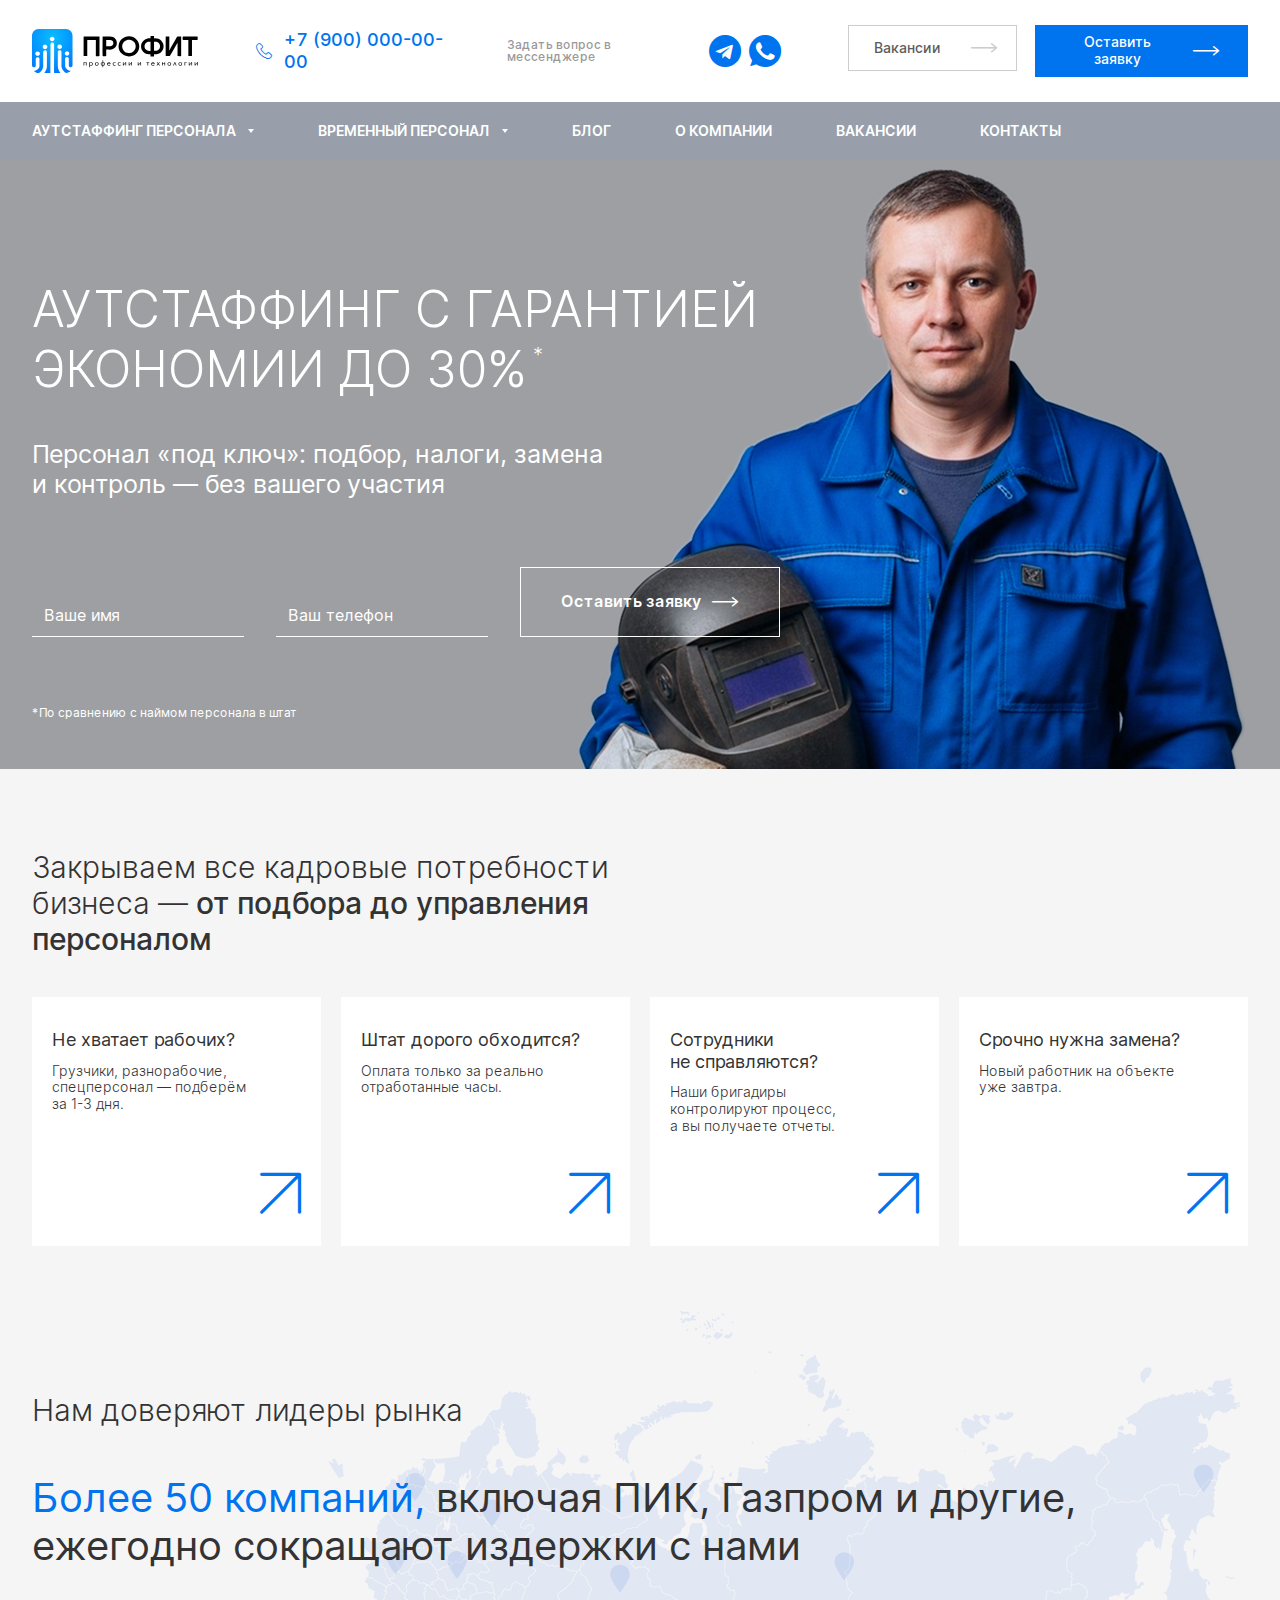
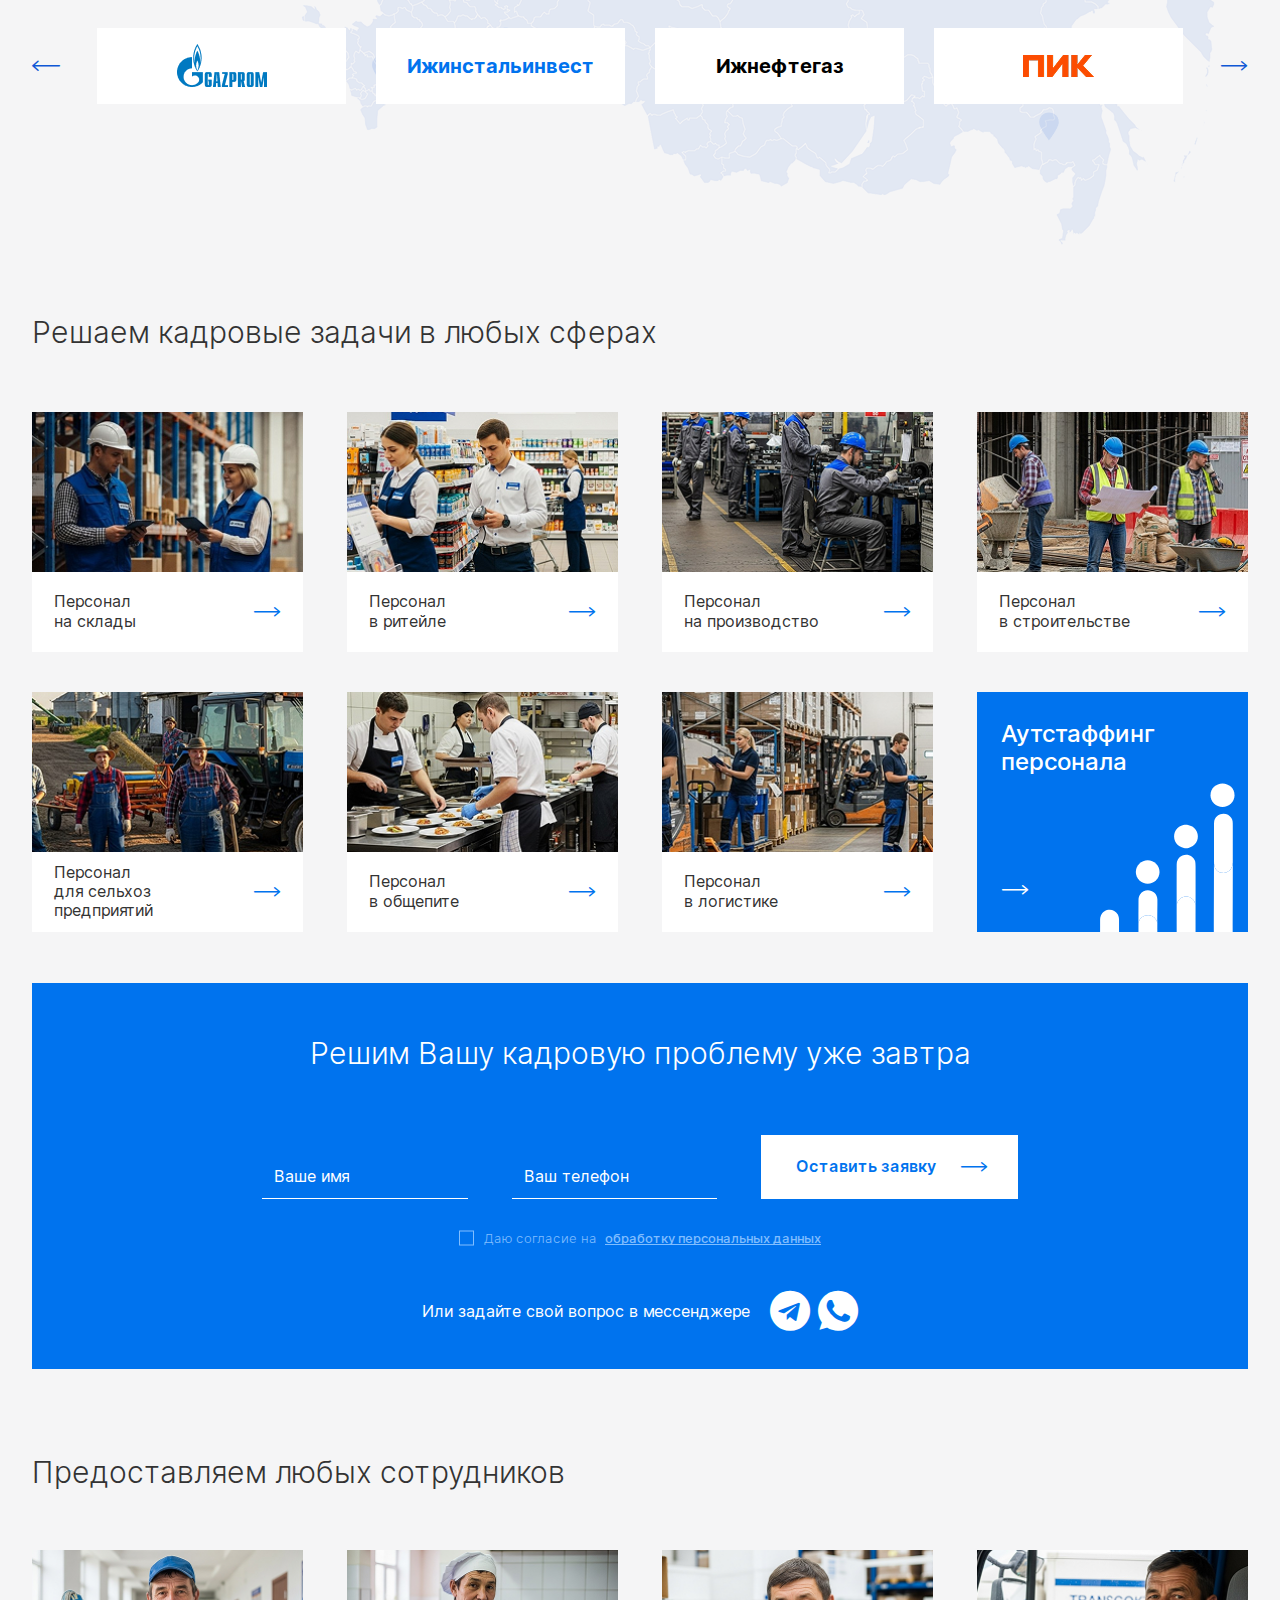
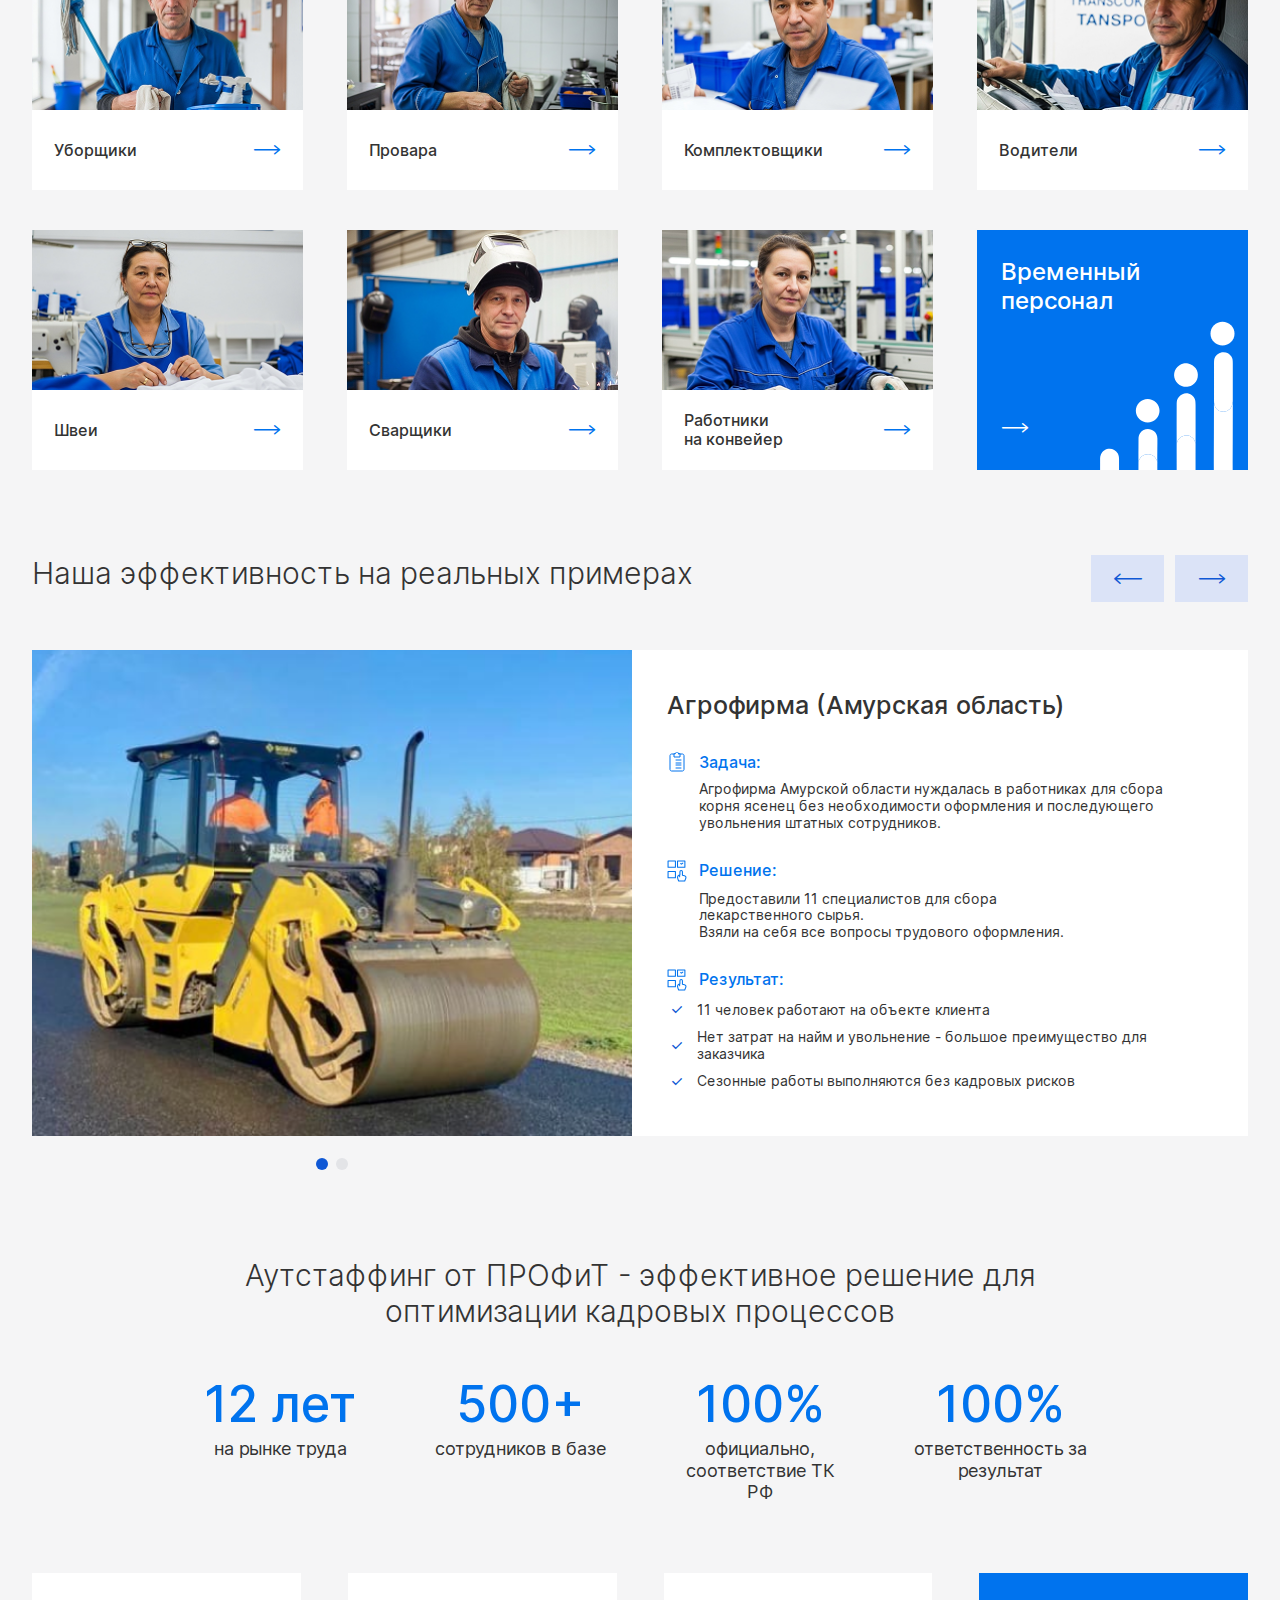
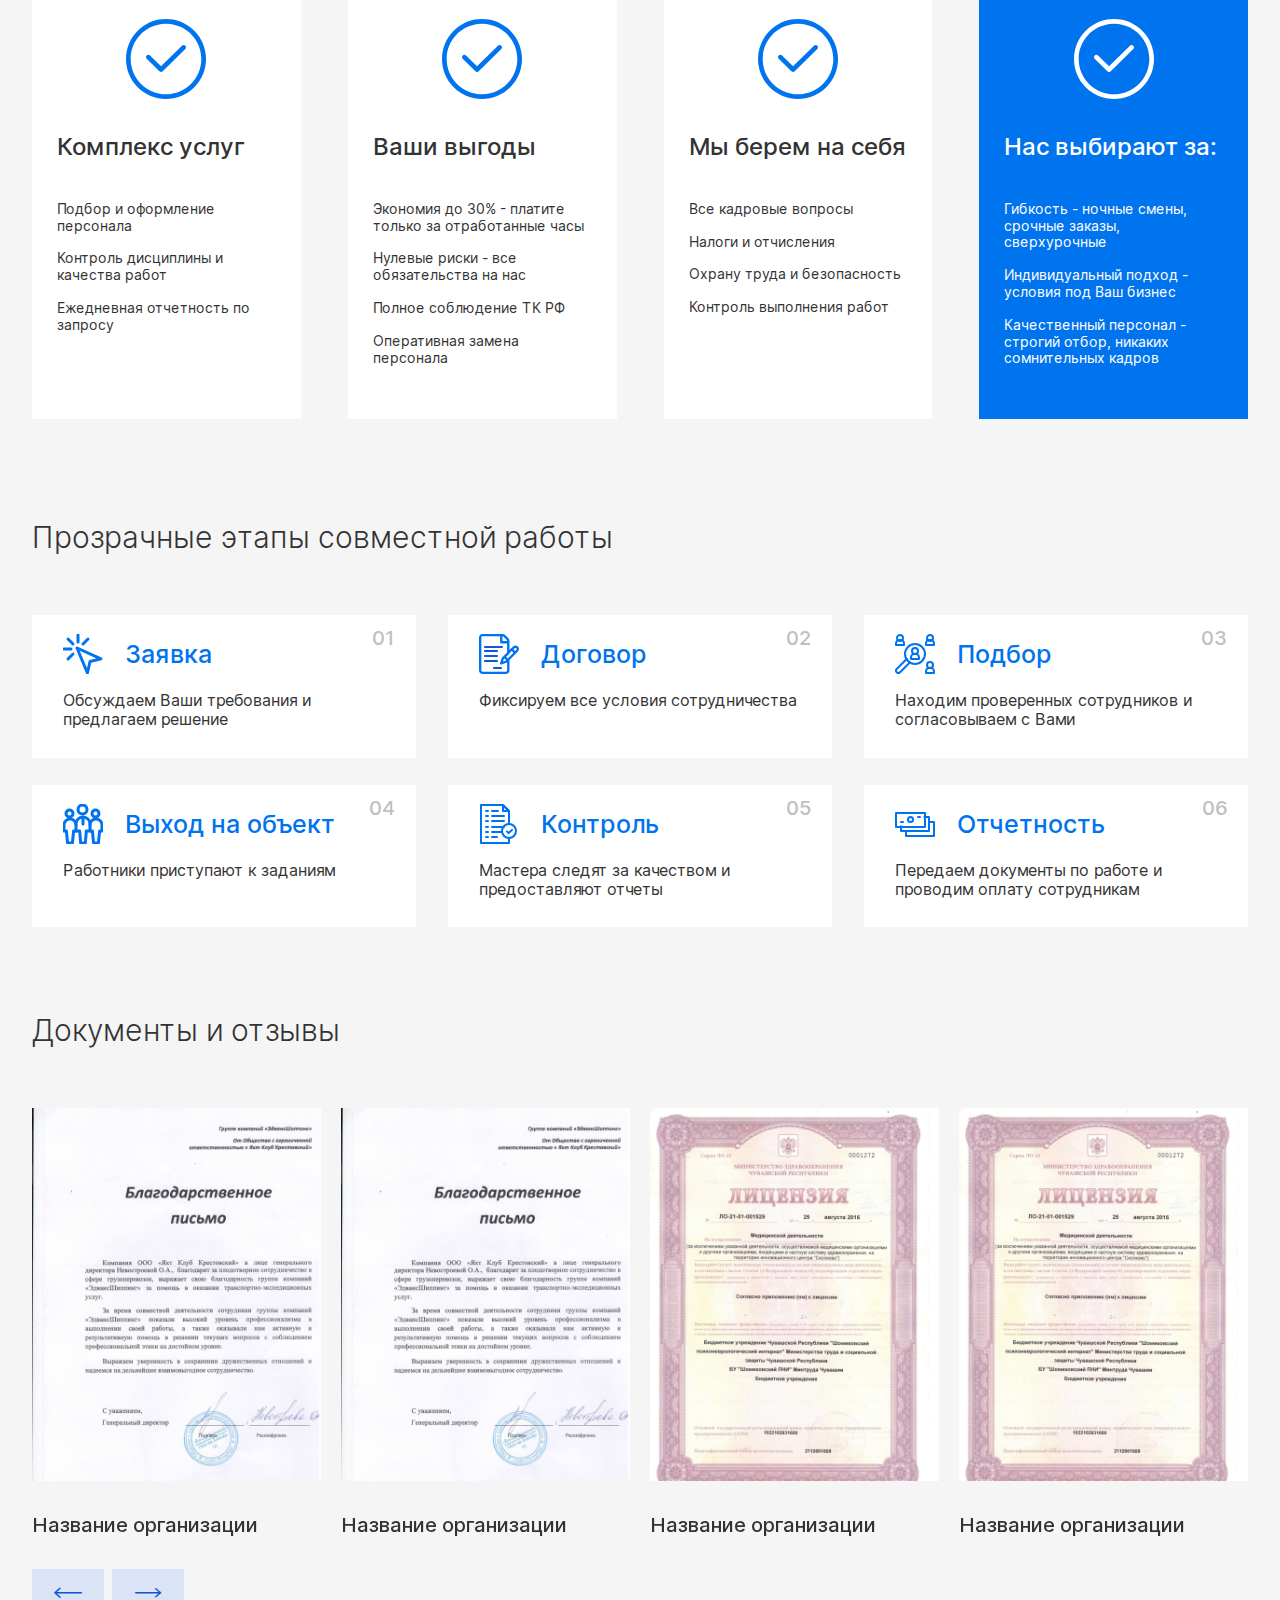
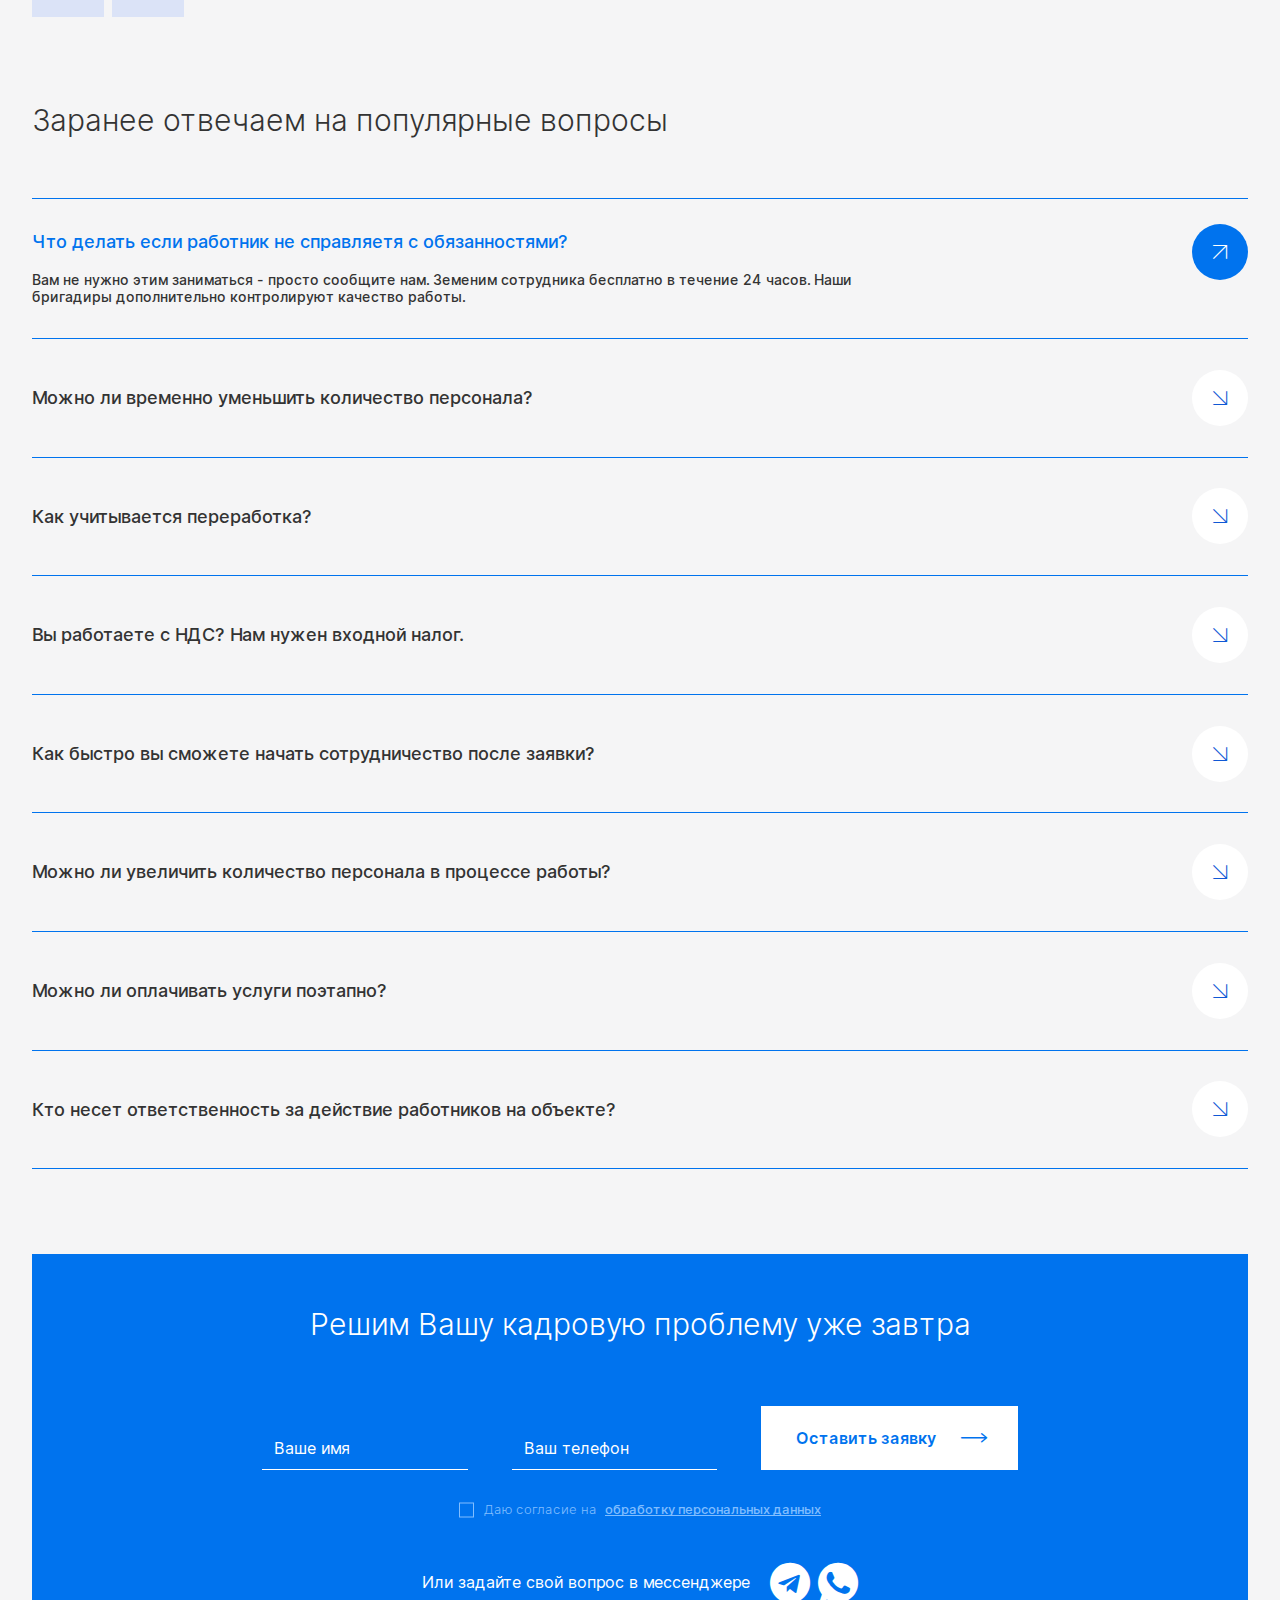
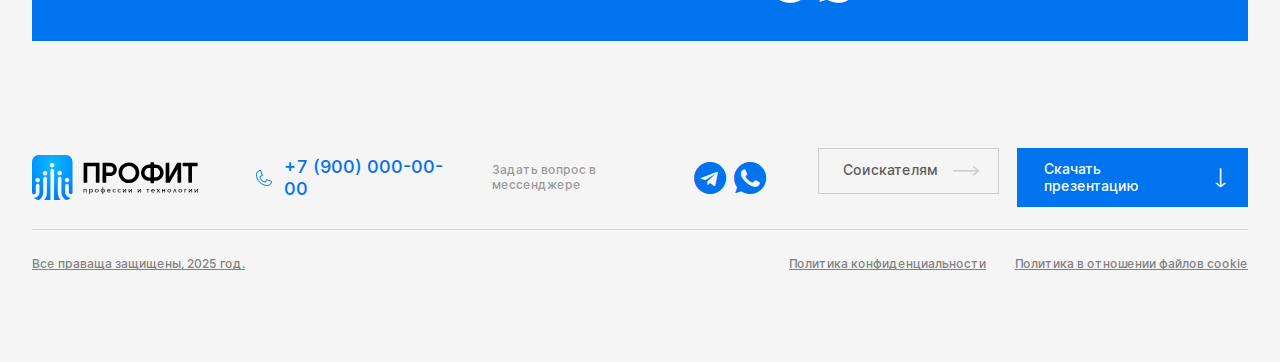
<file: index.html>
<!DOCTYPE html>
<html lang="ru">
	<head>
		<title>Profit multipage</title>
		<meta name="description" content="Краткое емкое описание текста, включающее поисковые запросы пользователей. Тег <description> должен четко и ясно описывать суть содержания, лучше избегать вводных конструкций и общих фраз. Мета-тег <description> должен быть уникальным для каждой страницы сайта.">
		<meta name="keywords" content="ключевые фразы или слова через запятую (важно для SEO)"/>
		<meta charset="UTF-8"/>
		<meta name="viewport" content="width=device-width">
		<link rel="stylesheet" href="css/animate.css">
		<link rel="stylesheet" href="css/choices.min.css" type="text/css"/>
		<link rel="stylesheet" href="css/swiper-bundle.min.css"/>
		<link rel="stylesheet" href="css/slider.css">
		<link href="favicon.ico" rel="icon">
		<link href="css/style.css" rel="stylesheet" type="text/css"/>
	</head>
	<body>
		<div class="wrapper">
			<header class="header">
				<div class="header__container">
					<a href="#" class="header__logo">
						<img src="images/header/logo.svg" class="header__logo-image" alt=""/>
					</a>
					<div class="header__body">
						<div class="header__contacts">
							<a data-da=".menu__contacts, 767, first" href="tel:+7 (900) 000-00-00" class="header__phone">
								<i class="header__phone-icon _icon-header-phone"></i>
								<span class="header__phone-number">+7 (900) 000-00-00</span>
							</a>
							<div data-da=".menu__contacts, 767, last" class="header__social-media">
								<div class="header__social-media-description">Задать вопрос в мессенджере</div>
								<ul class="header__social-media-list">
									<li class="header__social-media-item"><a href="#" class="header__social-media-link _icon-telegram"></a></li>
									<li class="header__social-media-item"><a href="#" class="header__social-media-link _icon-whatsapp"></a></li>
								</ul>
							</div>
						</div>
						<div class="header__buttons">
							<a data-da=".menu__buttons, 767, first" href="#" class="header__button-first">
								<span class="header__button-first-text">Вакансии</span>
								<i class="header__button-first-icon _icon-arrow-right"></i>
							</a>
							<button data-da=".menu__buttons, 767, last" type="button" class="header__button">
								<span class="header__button-text">Оставить заявку</span>
								<i class="header__button-icon _icon-arrow-right"></i>
							</button>
						</div>
						
						<div class="menu__button-open-menu">
							<div class="menu__button-open-menu-text">МЕНЮ</div>
							<div class="menu__icon">
								<span></span>
							</div>
						</div>
					</div>
				</div>

				<div class="header__menu menu">
					<div class="menu__container">
						<nav class="menu__body">
							<ul class="menu__list">
								<li>
									<a href="#" class="menu__link menu__link_dropdown">аутстаффинг персонала</a>
									<span class="menu__arrow"></span>
									<ul class="menu__sub-list">
										<li>
											<a href="" class="menu__sub-link">Раздел страницы 1</a>
										</li>
										<li>
											<a href="" class="menu__sub-link">Раздел страницы 2</a>
										</li>
										<li>
											<a href="" class="menu__sub-link">Раздел страницы 3</a>
										</li>
									</ul>
								</li>
								<li>
									<a href="#" class="menu__link menu__link_dropdown">Временный персонал</a>
									<span class="menu__arrow"></span>
									<ul class="menu__sub-list">
										<li>
											<a href="" class="menu__sub-link">Раздел страницы 1</a>
										</li>
										<li>
											<a href="" class="menu__sub-link">Раздел страницы 2</a>
										</li>
										<li>
											<a href="" class="menu__sub-link">Раздел страницы 3</a>
										</li>
									</ul>
								</li>
								<li><a href="#" class="menu__link">блог</a></li>
								<li><a href="" class="menu__link">о компании</a></li>
								<li><a href="" class="menu__link">Вакансии</a></li>
								<li><a href="" class="menu__link">контакты</a></li>
							</ul>
							<div class="menu__contacts"></div>
							<div class="menu__buttons"></div>
						</nav>

						<div class="menu__mobile-form">
							<div class="menu__form-info">Персонал «под ключ»: подбор, налоги, замена и контроль — без вашего участия</div>
							<div class="menu__form-description">Оставьте контакты - перезвоним в течение 30 минут</div>
							<form action="#" method="post" class="menu__form mobile-form">
								<input id="name" type="text" name="name" class="mobile-form__input" placeholder="Ваше имя"/>
								<input id="phone" type="text" name="phone" class="mobile-form__input" placeholder="Ваш телефон"/>
								<button class="mobile-form__button">
									<span class="mobile-form__button-text">Оставить заявку</span>
									<i class="mobile-form__button-icon _icon-arrow-right"></i>
								</button>
								<div class="mobile-form__cneckbox checkbox">
									<input id="check-mobile-agreement" type="checkbox" class="checkbox__input"/>
									<label for="check-mobile-agreement" class="checkbox__label">Даю согласие на <span>обработку персональных данных</span></label>
								</div>
							</form>
						</div>
					</div>
				</div>
			</header>

			<main class="page">
				<section class="main-section">
					<div class="main-section__container">
						<div class="main-section__content">
							<div class="main-section__info">
								<h1 class="main-section__title">Аутстаффинг с гарантией экономии до 30%<span> *</span></h1>
								<!-- <p class="main-section__text">с гарантией экономии на персонал до 30%*</p> -->
							</div>
							<div class="main-section__form-container">
								<div class="main-section__form-description">Персонал «под ключ»: подбор, налоги, замена и контроль — без вашего участия</div>
								<form action="#" method="post" class="main-section__form">
									<div class="main-section__form-content">
										<input id="name" type="text" name="name" class="main-section__form-input" placeholder="Ваше имя"/>
										<input id="phone" type="tel" name="phone" class="main-section__form-input" placeholder="Ваш телефон"/>
										<button type="submit" class="main-section__form-button button-second">
											<span class="button-second__text">Оставить заявку</span>
											<i class="button-second__icon _icon-arrow-right"></i>
										</button>
									</div>

									<div class="main-section__add-info">*По сравнению с наймом персонала в штат</div>
								</form>
								
								<button type="button" class="main-section__button-open-form button-second">
									<span class="button-second__text">Оставить заявку</span>
									<i class="button-second__icon _icon-arrow-right"></i>
								</button>
							</div>
						</div>
					</div>
					<div class="main-section__box-shadow"></div>
					<img src="images/main-section/man.png" class="main-section__image" alt=""/>
				</section>

				<section class="section-questions">
					<div class="section-questions__container">
						<h2 class="section-questions__title">Закрываем все кадровые потребности бизнеса — <span>от подбора до управления персоналом</span></h2>
						<ul class="section-questions__list">
							<li class="section-questions__item">
								<div class="section-questions__item-content">
									<h4 class="section-questions__item-title">Не хватает рабочих?</h4>
									<div class="section-questions__item-description">Грузчики, разнорабочие,<br/> спецперсонал — подберём<br/> за 1-3 дня.</div>
								</div>
								<div class="section-questions__item-container-icon">
									<i class="section-questions__item-icon _icon-main-arrow"></i>
								</div>
							</li>
							<li class="section-questions__item">
								<div class="section-questions__item-content">
									<h4 class="section-questions__item-title">Штат дорого обходится?</h4>
									<div class="section-questions__item-description">Оплата только за реально<br/> отработанные часы.</div>
								</div>
								<div class="section-questions__item-container-icon">
									<i class="section-questions__item-icon _icon-main-arrow"></i>
								</div>
							</li>
							<li class="section-questions__item">
								<div class="section-questions__item-content">
									<h4 class="section-questions__item-title">Сотрудники<br/> не справляются?</h4>
									<div class="section-questions__item-description">Наши бригадиры<br/> контролируют процесс,<br/> а вы получаете отчеты.</div>
								</div>
								<div class="section-questions__item-container-icon">
									<i class="section-questions__item-icon _icon-main-arrow"></i>
								</div>
							</li>
							<li class="section-questions__item">
								<div class="section-questions__item-content">
									<h4 class="section-questions__item-title">Срочно нужна замена?</h4>
									<div class="section-questions__item-description">Новый работник на объекте<br/> уже завтра.</div>
								</div>
								<div class="section-questions__item-container-icon">
									<i class="section-questions__item-icon _icon-main-arrow"></i>
								</div>
							</li>
						</ul>
					</div>
				</section>

				<section class="section-trust-new">
					<div class="section-trust-new__container">
						<div class="section-trust-new__content">
							<h2 class="section-trust-new__title">Нам доверяют лидеры рынка</h2>
							<p class="section-trust-new__description"><span>Более 50 компаний,</span> включая ПИК, Газпром и другие, ежегодно сокращают издержки с нами</p>
							<div class="section-trust-new__container-for-image">
								<div class="section-trust-new__slider-container">
									<div class="section-trust-new__slider-button section-trust-new__slider-button_prev _icon-arrow-left"></div>
									<div class="section-trust-new__slider swiper-container">
										<div class="section-trust-new__slider-wrapper swiper-wrapper">
											<div class="section-trust-new__slider-slide swiper-slide">
												<div class="section-trust-new__slide-content">
													<img src="images/section-trust-new/01.png" class="section-trust-new__slide-image" alt=""/>
												</div>
											</div>
											<div class="section-trust-new__slider-slide swiper-slide">
												<div class="section-trust-new__slide-content">
													<div class="section-trust-new__slide-text" style="color: #0073ee;">Ижинстальинвест</div>
												</div>
											</div>
											<div class="section-trust-new__slider-slide swiper-slide">
												<div class="section-trust-new__slide-content">
													<div class="section-trust-new__slide-text" style="color: #000;">Ижнефтегаз</div>
												</div>
											</div>
											<div class="section-trust-new__slider-slide swiper-slide">
												<div class="section-trust-new__slide-content">
													<img src="images/section-trust-new/02.png" class="section-trust-new__slide-image" alt=""/>
												</div>
											</div>
											<div class="section-trust-new__slider-slide swiper-slide">
												<div class="section-trust-new__slide-content">
													<div class="section-trust-new__slide-text">Ижинстальинвест</div>
												</div>
											</div>
										</div>
									</div>
									<div class="section-trust-new__slider-button section-trust-new__slider-button_next _icon-arrow-right"></div>
								</div>
							</div>
						</div>
						<img data-da=".section-trust-new__container-for-image, 767, last" src="images/section-trust-new/map.png" class="section-trust-new__image" alt=""/>
					</div>
				</section>

				<section class="section-areas">
					<div class="section-areas__container">
						<h2 class="section-areas__title">Решаем кадровые задачи в любых сферах</h2>
						<div class="section-areas__cards areas-cards">
							<div class="areas-cards__item">
								<div class="areas-cards__container-image">
									<img src="images/areas-cards/01.png" class="areas-cards__image" alt=""/>
								</div>
								<div class="areas-cards__bottom">
									<h2 class="areas-cards__text">Персонал <br/> на склады</h2>
									<i class="areas-cards__icon _icon-arrow-right"></i>
								</div>
							</div>
							<div class="areas-cards__item">
								<div class="areas-cards__container-image">
									<img src="images/areas-cards/02.png" class="areas-cards__image" alt=""/>
								</div>
								<div class="areas-cards__bottom">
									<h2 class="areas-cards__text">Персонал <br/> в ритейле</h2>
									<i class="areas-cards__icon _icon-arrow-right"></i>
								</div>
							</div>
							<div class="areas-cards__item">
								<div class="areas-cards__container-image">
									<img src="images/areas-cards/03.png" class="areas-cards__image" alt=""/>
								</div>
								<div class="areas-cards__bottom">
									<h2 class="areas-cards__text">Персонал <br/> на производство</h2>
									<i class="areas-cards__icon _icon-arrow-right"></i>
								</div>
							</div>
							<div class="areas-cards__item">
								<div class="areas-cards__container-image">
									<img src="images/areas-cards/04.png" class="areas-cards__image" alt=""/>
								</div>
								<div class="areas-cards__bottom">
									<h2 class="areas-cards__text">Персонал <br/> в строительстве</h2>
									<i class="areas-cards__icon _icon-arrow-right"></i>
								</div>
							</div>
							<div class="areas-cards__item">
								<div class="areas-cards__container-image">
									<img src="images/areas-cards/05.png" class="areas-cards__image" alt=""/>
								</div>
								<div class="areas-cards__bottom">
									<h2 class="areas-cards__text">Персонал <br/> для сельхоз предприятий</h2>
									<i class="areas-cards__icon _icon-arrow-right"></i>
								</div>
							</div>
							<div class="areas-cards__item">
								<div class="areas-cards__container-image">
									<img src="images/areas-cards/06.png" class="areas-cards__image" alt=""/>
								</div>
								<div class="areas-cards__bottom">
									<h2 class="areas-cards__text">Персонал <br/> в общепите</h2>
									<i class="areas-cards__icon _icon-arrow-right"></i>
								</div>
							</div>
							<div class="areas-cards__item">
								<div class="areas-cards__container-image">
									<img src="images/areas-cards/07.png" class="areas-cards__image" alt=""/>
								</div>
								<div class="areas-cards__bottom">
									<h2 class="areas-cards__text">Персонал <br/> в логистике</h2>
									<i class="areas-cards__icon _icon-arrow-right"></i>
								</div>
							</div>
							<div class="areas-cards__item areas-card-main">
								<div class="areas-card-main__content">
									<h2 class="areas-card-main__text">Аутстаффинг персонала</h2>
									<i class="areas-card-main__icon _icon-arrow-right"></i>
								</div>
								<img src="images/areas-cards/decoration.svg" class="areas-card-main__image" alt=""/>
							</div>
						</div>
					</div>
				</section>

				<section id="basis-form" class="section-basis-form">
					<div class="section-basis-form__container">
						<div class="section-basis-form__body">
							<h2 class="section-basis-form__title">Решим Вашу кадровую проблему уже завтра</h2>
							<form action="#" class="section-basis-form__form basis-form">
								<div class="basis-form__container">
									<input type="text" name="name" class="basis-form__input" placeholder="Ваше имя"/>
									<input type="tel" name="phone" class="basis-form__input" placeholder="Ваш телефон"/>
									<button class="basis-form__button">
										<span class="basis-form__button-text">Оставить заявку</span>
										<i class="basis-form__button-icon _icon-arrow-right"></i>
									</button>
								</div>
								<div class="basis-form__cneckbox checkbox">
									<input id="check-basis-form-agreement" type="checkbox" class="checkbox__input">
									<label for="check-basis-form-agreement" class="checkbox__label">Даю согласие на <span>обработку персональных данных</span></label>
								</div>
							</form>
							<div class="section-basis-form__contacts">
								<div class="section-basis-form__contacts-text">Или задайте свой вопрос в мессенджере</div>
								<ul class="section-basis-form__contacts-list">
									<li class="section-basis-form__contacts-item"><a href="#" class="section-basis-form__contacts-link _icon-telegram"></a></li>
									<li class="section-basis-form__contacts-item"><a href="#" class="section-basis-form__contacts-link _icon-whatsapp"></a></li>
								</ul>
							</div>
						</div>
					</div>
				</section>

				<section class="secion-employees">
					<div class="secion-employees__container">
						<h2 class="secion-employees__title">Предоставляем любых сотрудников</h2>
						<div class="secion-employees__body employees-cards">
							<div class="employees-cards__item">
								<div class="employees-cards__container-image">
									<img src="images/employees-cards/01.png" class="employees-cards__image" alt=""/>
								</div>
								<div class="employees-cards__bottom">
									<h2 class="employees-cards__bottom-text">Уборщики</h2>
									<i class="employees-cards__bottom-icon _icon-arrow-right"></i>
								</div>
							</div>
							<div class="employees-cards__item">
								<div class="employees-cards__container-image">
									<img src="images/employees-cards/02.png" class="employees-cards__image" alt=""/>
								</div>
								<div class="employees-cards__bottom">
									<h2 class="employees-cards__bottom-text">Провара</h2>
									<i class="employees-cards__bottom-icon _icon-arrow-right"></i>
								</div>
							</div>
							<div class="employees-cards__item">
								<div class="employees-cards__container-image">
									<img src="images/employees-cards/03.png" class="employees-cards__image" alt=""/>
								</div>
								<div class="employees-cards__bottom">
									<h2 class="employees-cards__bottom-text">Комплектовщики</h2>
									<i class="employees-cards__bottom-icon _icon-arrow-right"></i>
								</div>
							</div>
							<div class="employees-cards__item">
								<div class="employees-cards__container-image">
									<img src="images/employees-cards/04.png" class="employees-cards__image" alt=""/>
								</div>
								<div class="employees-cards__bottom">
									<h2 class="employees-cards__bottom-text">Водители</h2>
									<i class="employees-cards__bottom-icon _icon-arrow-right"></i>
								</div>
							</div>
							<div class="employees-cards__item">
								<div class="employees-cards__container-image">
									<img src="images/employees-cards/05.png" class="employees-cards__image" alt=""/>
								</div>
								<div class="employees-cards__bottom">
									<h2 class="employees-cards__bottom-text">Швеи</h2>
									<i class="employees-cards__bottom-icon _icon-arrow-right"></i>
								</div>
							</div>
							<div class="employees-cards__item">
								<div class="employees-cards__container-image">
									<img src="images/employees-cards/06.png" class="employees-cards__image" alt=""/>
								</div>
								<div class="employees-cards__bottom">
									<h2 class="employees-cards__bottom-text">Сварщики</h2>
									<i class="employees-cards__bottom-icon _icon-arrow-right"></i>
								</div>
							</div>
							<div class="employees-cards__item">
								<div class="employees-cards__container-image">
									<img src="images/employees-cards/07.png" class="employees-cards__image" alt=""/>
								</div>
								<div class="employees-cards__bottom">
									<h2 class="employees-cards__bottom-text">Работники <br/> на конвейер</h2>
									<i class="employees-cards__bottom-icon _icon-arrow-right"></i>
								</div>
							</div>
							<div class="areas-cards__item areas-card-main">
								<div class="areas-card-main__content">
									<h2 class="areas-card-main__text">Временный персонал</h2>
									<i class="areas-card-main__icon _icon-arrow-right"></i>
								</div>
								<img src="images/areas-cards/decoration.svg" class="areas-card-main__image" alt=""/>
							</div>
						</div>
					</div>
				</section>

				<section class="section-examples">
					<div class="section-examples__container">
						<div class="section-examples__head">
							<div class="section-examples__title">Наша эффективность на реальных примерах</div>
							<div data-da=".examples-slider, 767, last" class="section-examples__container-arrows">
								<!--Стрелки-->
								<div class="section-examples__slider-arrow section-examples__slider-arrow_prev _icon-arrow-left"></div>
								<div class="section-examples__slider-arrow section-examples__slider-arrow_next _icon-arrow-right"></div>
							</div>
						</div>
						<div class="section-examples__slider examples-slider swiper-container">
							<div class="examples-slider__wrapper swiper-wrapper">
								<div class="examples-slider__slide swiper-slide">
									<div class="examples-slider__content example">
										<div class="example__container-image">
											<img src="images/section-examples/01.png" class="example__image" alt=""/>
										</div>
										<div class="example__body">
											<div class="example__content">
												<div class="example__title">Агрофирма (Амурская область)</div>
												<ul class="example__list">
													<li class="example__item">
														<div class="example__item-head">
															<div class="example__item-container-image">
																<img src="images/section-examples/icons/01.svg" class="example__item-image" alt="">
															</div>
															<div class="example__item-title">Задача:</div>
														</div>
														<div class="example__item-description">Агрофирма Амурской области нуждалась в работниках для сбора <br/> корня ясенец без необходимости оформления и последующего <br/> увольнения штатных сотрудников.</div>
													</li>
													<li class="example__item">
														<div class="example__item-head">
															<div class="example__item-container-image">
																<img src="images/section-examples/icons/02.svg" class="example__item-image" alt="">
															</div>
															<div class="example__item-title">Решение:</div>
														</div>
														<div class="example__item-description">Предоставили 11 специалистов для сбора <br/> лекарственного сырья. <br/> Взяли на себя все вопросы трудового оформления.</div>
													</li>
													<li class="example__item">
														<div class="example__item-head">
															<div class="example__item-container-image">
																<img src="images/section-examples/icons/02.svg" class="example__item-image" alt="">
															</div>
															<div class="example__item-title">Результат:</div>
														</div>
														<ul class="example__item-list-results">
															<li class="example__item-list-results-item">
																<i class="example__item-list-results-icon _icon-check"></i>
																<span class="example__item-list-results-text">11 человек работают на объекте клиента</span>
															</li>
															<li class="example__item-list-results-item">
																<i class="example__item-list-results-icon _icon-check"></i>
																<span class="example__item-list-results-text">Нет затрат на найм и увольнение - большое преимущество для заказчика</span>
															</li>
															<li class="example__item-list-results-item">
																<i class="example__item-list-results-icon _icon-check"></i>
																<span class="example__item-list-results-text">Сезонные работы выполняются без кадровых рисков</span>
															</li>
														</ul>
													</li>
												</ul>
											</div>
										</div>
									</div>
								</div>

								<div class="examples-slider__slide swiper-slide">
									<div class="examples-slider__content example">
										<div class="example__container-image">
											<img src="images/section-examples/01.png" class="example__image" alt=""/>
										</div>
										<div class="example__body">
											<div class="example__content">
												<div class="example__title">Агрофирма (Амурская область)</div>
												<ul class="example__list">
													<li class="example__item">
														<div class="example__item-head">
															<div class="example__item-container-image">
																<img src="images/section-examples/icons/01.svg" class="example__item-image" alt="">
															</div>
															<div class="example__item-title">Задача:</div>
														</div>
														<div class="example__item-description">Агрофирма Амурской области нуждалась в работниках для сбора <br/> корня ясенец без необходимости оформления и последующего <br/> увольнения штатных сотрудников.</div>
													</li>
													<li class="example__item">
														<div class="example__item-head">
															<div class="example__item-container-image">
																<img src="images/section-examples/icons/02.svg" class="example__item-image" alt="">
															</div>
															<div class="example__item-title">Решение:</div>
														</div>
														<div class="example__item-description">Предоставили 11 специалистов для сбора <br/> лекарственного сырья. <br/> Взяли на себя все вопросы трудового оформления.</div>
													</li>
													<li class="example__item">
														<div class="example__item-head">
															<div class="example__item-container-image">
																<img src="images/section-examples/icons/02.svg" class="example__item-image" alt="">
															</div>
															<div class="example__item-title">Результат:</div>
														</div>
														<ul class="example__item-list-results">
															<li class="example__item-list-results-item">
																<i class="example__item-list-results-icon _icon-check"></i>
																<span class="example__item-list-results-text">11 человек работают на объекте клиента</span>
															</li>
															<li class="example__item-list-results-item">
																<i class="example__item-list-results-icon _icon-check"></i>
																<span class="example__item-list-results-text">Нет затрат на найм и увольнение - большое преимущество для заказчика</span>
															</li>
															<li class="example__item-list-results-item">
																<i class="example__item-list-results-icon _icon-check"></i>
																<span class="example__item-list-results-text">Сезонные работы выполняются без кадровых рисков</span>
															</li>
														</ul>
													</li>
												</ul>
											</div>
										</div>
									</div>
								</div>
							</div>
							
							<!--пагинация-->
							<div class="examples-slider__pagination swiper-pagination"></div>
						</div>
					</div>
				</section>

				<section class="section-our-advantages">
					<div class="section-our-advantages__container">
						<h2 class="section-our-advantages__title">Аутстаффинг от ПРОФиТ<span> - эффективное решение для оптимизации кадровых процессов</span></h2>
						<ul class="section-our-advantages__advantages-list">
							<li class="section-our-advantages__advantages-item">
								<div class="section-our-advantages__advantages-meaning">12 лет</div>
								<div class="section-our-advantages__advantages-description">на рынке труда</div>
							</li>
							<li class="section-our-advantages__advantages-item">
								<div class="section-our-advantages__advantages-meaning">500+</div>
								<div class="section-our-advantages__advantages-description">сотрудников в базе</div>
							</li>
							<li class="section-our-advantages__advantages-item">
								<div class="section-our-advantages__advantages-meaning">100%</div>
								<div class="section-our-advantages__advantages-description">официально, соответствие ТК РФ</div>
							</li>
							<li class="section-our-advantages__advantages-item">
								<div class="section-our-advantages__advantages-meaning">100%</div>
								<div class="section-our-advantages__advantages-description">ответственность за результат</div>
							</li>
						</ul>
						<div class="section-our-advantages__cards cards-advantages">
							<div class="cards-advantages__item">
								<div class="cards-advantages__container-image">
									<img src="images/cards-advantages/01.svg" class="cards-advantages__image" alt="">
								</div>
								<h4 class="cards-advantages__title">Комплекс услуг</h4>
								<ul class="cards-advantages__list">
									<li class="cards-advantages__list-item">Подбор и оформление персонала</li>
									<li class="cards-advantages__list-item">Контроль дисциплины и качества работ</li>
									<li class="cards-advantages__list-item">Ежедневная отчетность по запросу</li>
								</ul>
							</div>
							<div class="cards-advantages__item">
								<div class="cards-advantages__container-image">
									<img src="images/cards-advantages/01.svg" class="cards-advantages__image" alt="">
								</div>
								<h4 class="cards-advantages__title">Ваши выгоды</h4>
								<ul class="cards-advantages__list">
									<li class="cards-advantages__list-item">Экономия до 30% - платите только за отработанные часы</li>
									<li class="cards-advantages__list-item">Нулевые риски - все обязательства на нас</li>
									<li class="cards-advantages__list-item">Полное соблюдение ТК РФ</li>
									<li class="cards-advantages__list-item">Оперативная замена персонала</li>
								</ul>
							</div>
							<div class="cards-advantages__item">
								<div class="cards-advantages__container-image">
									<img src="images/cards-advantages/01.svg" class="cards-advantages__image" alt="">
								</div>
								<h4 class="cards-advantages__title">Мы берем на себя</h4>
								<ul class="cards-advantages__list">
									<li class="cards-advantages__list-item">Все кадровые вопросы</li>
									<li class="cards-advantages__list-item">Налоги и отчисления</li>
									<li class="cards-advantages__list-item">Охрану труда и безопасность</li>
									<li class="cards-advantages__list-item">Контроль выполнения работ</li>
								</ul>
							</div>
							<div class="cards-advantages__item cards-advantages__item_active">
								<div class="cards-advantages__container-image">
									<img src="images/cards-advantages/02.svg" class="cards-advantages__image" alt="">
								</div>
								<h4 class="cards-advantages__title">Нас выбирают за:</h4>
								<ul class="cards-advantages__list">
									<li class="cards-advantages__list-item">Гибкость - ночные смены, срочные заказы, сверхурочные</li>
									<li class="cards-advantages__list-item">Индивидуальный подход - условия под Ваш бизнес</li>
									<li class="cards-advantages__list-item">Качественный персонал - строгий отбор, никаких сомнительных кадров</li>
								</ul>
							</div>
						</div>
					</div>
				</section>

				<section class="section-stages-work">
					<div class="section-stages-work__container">
						<h2 class="section-stages-work__title">Прозрачные этапы совместной работы</h2>
						<div class="section-stages-work__body">
							<div class="section-stages-work__item">
								<div class="section-stages-work__head">
									<div class="section-stages-work__icon-container">
										<img src="images/section-stages-work/01.svg" class="section-stages-work__icon" alt=""/>
									</div>
									<div class="section-stages-work__item-title">Заявка</div>
								</div>
								<div class="section-stages-work__description">Обсуждаем Ваши требования и предлагаем решение</div>
								<div class="section-stages-work__card-number">01</div>
							</div>
							<div class="section-stages-work__item">
								<div class="section-stages-work__head">
									<div class="section-stages-work__icon-container">
										<img src="images/section-stages-work/02.svg" class="section-stages-work__icon" alt=""/>
									</div>
									<div class="section-stages-work__item-title">Договор</div>
								</div>
								<div class="section-stages-work__description">Фиксируем все условия сотрудничества</div>
								<div class="section-stages-work__card-number">02</div>
							</div>
							<div class="section-stages-work__item">
								<div class="section-stages-work__head">
									<div class="section-stages-work__icon-container">
										<img src="images/section-stages-work/03.svg" class="section-stages-work__icon" alt=""/>
									</div>
									<div class="section-stages-work__item-title">Подбор</div>
								</div>
								<div class="section-stages-work__description">Находим проверенных сотрудников и согласовываем с Вами</div>
								<div class="section-stages-work__card-number">03</div>
							</div>
							<div class="section-stages-work__item">
								<div class="section-stages-work__head">
									<div class="section-stages-work__icon-container">
										<img src="images/section-stages-work/04.svg" class="section-stages-work__icon" alt=""/>
									</div>
									<div class="section-stages-work__item-title">Выход на объект</div>
								</div>
								<div class="section-stages-work__description">Работники приступают к заданиям</div>
								<div class="section-stages-work__card-number">04</div>
							</div>
							<div class="section-stages-work__item">
								<div class="section-stages-work__head">
									<div class="section-stages-work__icon-container">
										<img src="images/section-stages-work/05.svg" class="section-stages-work__icon" alt=""/>
									</div>
									<div class="section-stages-work__item-title">Контроль</div>
								</div>
								<div class="section-stages-work__description">Мастера следят за качеством и предоставляют отчеты</div>
								<div class="section-stages-work__card-number">05</div>
							</div>
							<div class="section-stages-work__item">
								<div class="section-stages-work__head">
									<div class="section-stages-work__icon-container">
										<img src="images/section-stages-work/06.svg" class="section-stages-work__icon" alt=""/>
									</div>
									<div class="section-stages-work__item-title">Отчетность</div>
								</div>
								<div class="section-stages-work__description">Передаем документы по работе и проводим оплату сотрудникам</div>
								<div class="section-stages-work__card-number">06</div>
							</div>
						</div>
					</div>
				</section>

				<section class="section-gratitude">
					<div class="section-gratitude__container">
						<div class="section-gratitude__title">Документы и отзывы</div>
						<div class="section-gratitude__body">
							<div class="section-gratitude__slider gratitude-slider swiper-container">
								<div class="gratitude-slider__wrapper swiper-wrapper">
									<div class="gratitude-slider__slide swiper-slide">
										<div class="gratitude-slider__container-image">
											<img src="images/section-gratitude/01.png" class="gratitude-slider__image" alt="Image"/>
										</div>
										<div class="gratitude-slider__name">Название организации</div>
									</div>
									<div class="gratitude-slider__slide swiper-slide">
										<div class="gratitude-slider__container-image">
											<img src="images/section-gratitude/01.png" class="gratitude-slider__image" alt="Image"/>
										</div>
										<div class="gratitude-slider__name">Название организации</div>
									</div>
									<div class="gratitude-slider__slide swiper-slide">
										<div class="gratitude-slider__container-image">
											<img src="images/section-gratitude/02.png" class="gratitude-slider__image" alt="Image"/>
										</div>
										<div class="gratitude-slider__name">Название организации</div>
									</div>
									<div class="gratitude-slider__slide swiper-slide">
										<div class="gratitude-slider__container-image">
											<img src="images/section-gratitude/02.png" class="gratitude-slider__image" alt="Image"/>
										</div>
										<div class="gratitude-slider__name">Название организации</div>
									</div>
									
									<div class="gratitude-slider__slide swiper-slide">
										<div class="gratitude-slider__container-image">
											<img src="images/section-gratitude/01.png" class="gratitude-slider__image" alt="Image"/>
										</div>
										<div class="gratitude-slider__name">Название организации</div>
									</div>
								</div>

							</div>
							<!--Стрелки-->
							<!--Если нужны стрелки управления-->
							<div class="gratitude-slider__container-arrows">
								<div class="gratitude-slider__arrow gratitude-slider__arrow_prev _icon-arrow-left"></div>
								<div class="gratitude-slider__arrow gratitude-slider__arrow_next _icon-arrow-right"></div>
							</div>
						</div>
					</div>
				</section>

				<section class="section-questions-spollers">
					<div class="section-questions-spollers__container">
						<div class="section-questions-spollers__title">Заранее отвечаем на популярные вопросы</div>
						<div data-spollers data-one-spoller class="section-questions-spollers__block block">
							<div class="block__item">
								<button tabindex="-1" type="button" data-spoller class="block__title _active">Что делать если работник не справляетя с обязанностями? <i class="block__icon _icon-main-arrow"></i></button>
								<div class="block__text">
									Вам не нужно этим заниматься - просто сообщите нам. Земеним сотрудника бесплатно в течение 24 часов. Наши бригадиры дополнительно контролируют качество работы.
								</div>
							</div>
							<div class="block__item">
								<button tabindex="-1" type="button" data-spoller class="block__title">Можно ли временно уменьшить количество персонала? <i class="block__icon _icon-main-arrow"></i></button>
								<div class="block__text">
									Lorem ipsum dolor sit amet, consectetur adipisicing elit, sed do eiusmod
									tempor incididunt ut labore et dolore magna aliqua. Ut enim ad minim veniam,
									quis nostrud exercitation ullamco laboris nisi ut aliquip ex ea commodo
									consequat. Duis aute irure dolor in reprehenderit in voluptate velit esse
									cillum dolore eu fugiat nulla pariatur. Excepteur sint occaecat cupidatat non
									proident, sunt in culpa qui officia deserunt mollit anim id est laborum.
								</div>
							</div>
							<div class="block__item">
								<button tabindex="-1" type="button" data-spoller class="block__title">Как учитывается переработка? <i class="block__icon _icon-main-arrow"></i></button>
								<div class="block__text">
									Lorem ipsum dolor sit amet, consectetur adipisicing elit, sed do eiusmod
									tempor incididunt ut labore et dolore magna aliqua. Ut enim ad minim veniam,
									quis nostrud exercitation ullamco laboris nisi ut aliquip ex ea commodo
									consequat. Duis aute irure dolor in reprehenderit in voluptate velit esse
									cillum dolore eu fugiat nulla pariatur. Excepteur sint occaecat cupidatat non
									proident, sunt in culpa qui officia deserunt mollit anim id est laborum.
								</div>
							</div>
							<div class="block__item">
								<button tabindex="-1" type="button" data-spoller class="block__title">Вы работаете с НДС? Нам нужен входной налог. <i class="block__icon _icon-main-arrow"></i></button>
								<div class="block__text">
									Lorem ipsum dolor sit amet, consectetur adipisicing elit, sed do eiusmod
									tempor incididunt ut labore et dolore magna aliqua. Ut enim ad minim veniam,
									quis nostrud exercitation ullamco laboris nisi ut aliquip ex ea commodo
									consequat. Duis aute irure dolor in reprehenderit in voluptate velit esse
									cillum dolore eu fugiat nulla pariatur. Excepteur sint occaecat cupidatat non
									proident, sunt in culpa qui officia deserunt mollit anim id est laborum.
								</div>
							</div>
							<div class="block__item">
								<button tabindex="-1" type="button" data-spoller class="block__title">Как быстро вы сможете начать сотрудничество после заявки? <i class="block__icon _icon-main-arrow"></i></button>
								<div class="block__text">
									Lorem ipsum dolor sit amet, consectetur adipisicing elit, sed do eiusmod
									tempor incididunt ut labore et dolore magna aliqua. Ut enim ad minim veniam,
									quis nostrud exercitation ullamco laboris nisi ut aliquip ex ea commodo
									consequat. Duis aute irure dolor in reprehenderit in voluptate velit esse
									cillum dolore eu fugiat nulla pariatur. Excepteur sint occaecat cupidatat non
									proident, sunt in culpa qui officia deserunt mollit anim id est laborum.
								</div>
							</div>
							<div class="block__item">
								<button tabindex="-1" type="button" data-spoller class="block__title">Можно ли увеличить количество персонала в процессе работы? <i class="block__icon _icon-main-arrow"></i></button>
								<div class="block__text">
									Lorem ipsum dolor sit amet, consectetur adipisicing elit, sed do eiusmod
									tempor incididunt ut labore et dolore magna aliqua. Ut enim ad minim veniam,
									quis nostrud exercitation ullamco laboris nisi ut aliquip ex ea commodo
									consequat. Duis aute irure dolor in reprehenderit in voluptate velit esse
									cillum dolore eu fugiat nulla pariatur. Excepteur sint occaecat cupidatat non
									proident, sunt in culpa qui officia deserunt mollit anim id est laborum.
								</div>
							</div>
							<div class="block__item">
								<button tabindex="-1" type="button" data-spoller class="block__title">Можно ли оплачивать услуги поэтапно? <i class="block__icon _icon-main-arrow"></i></button>
								<div class="block__text">
									Lorem ipsum dolor sit amet, consectetur adipisicing elit, sed do eiusmod
									tempor incididunt ut labore et dolore magna aliqua. Ut enim ad minim veniam,
									quis nostrud exercitation ullamco laboris nisi ut aliquip ex ea commodo
									consequat. Duis aute irure dolor in reprehenderit in voluptate velit esse
									cillum dolore eu fugiat nulla pariatur. Excepteur sint occaecat cupidatat non
									proident, sunt in culpa qui officia deserunt mollit anim id est laborum.
								</div>
							</div>
							<div class="block__item">
								<button tabindex="-1" type="button" data-spoller class="block__title">Кто несет ответственность за действие работников на объекте? <i class="block__icon _icon-main-arrow"></i></button>
								<div class="block__text">
									Lorem ipsum dolor sit amet, consectetur adipisicing elit, sed do eiusmod
									tempor incididunt ut labore et dolore magna aliqua. Ut enim ad minim veniam,
									quis nostrud exercitation ullamco laboris nisi ut aliquip ex ea commodo
									consequat. Duis aute irure dolor in reprehenderit in voluptate velit esse
									cillum dolore eu fugiat nulla pariatur. Excepteur sint occaecat cupidatat non
									proident, sunt in culpa qui officia deserunt mollit anim id est laborum.
								</div>
							</div>
						</div>
					</div>
				</section>

				<section class="section-basis-form">
					<div class="section-basis-form__container">
						<div class="section-basis-form__body">
							<h2 class="section-basis-form__title">Решим Вашу кадровую проблему уже завтра</h2>
							<form action="#" class="section-basis-form__form basis-form">
								<div class="basis-form__container">
									<input type="text" name="name" class="basis-form__input" placeholder="Ваше имя"/>
									<input type="tel" name="phone" class="basis-form__input" placeholder="Ваш телефон"/>
									<button class="basis-form__button">
										<span class="basis-form__button-text">Оставить заявку</span>
										<i class="basis-form__button-icon _icon-arrow-right"></i>
									</button>
								</div>
								<div class="basis-form__cneckbox checkbox">
									<input id="check-basis-form-agreement-two" type="checkbox" class="checkbox__input">
									<label for="check-basis-form-agreement-two" class="checkbox__label">Даю согласие на <span>обработку персональных данных</span></label>
								</div>
							</form>
							<div class="section-basis-form__contacts">
								<div class="section-basis-form__contacts-text">Или задайте свой вопрос в мессенджере</div>
								<ul class="section-basis-form__contacts-list">
									<li class="section-basis-form__contacts-item"><a href="#" class="section-basis-form__contacts-link _icon-telegram"></a></li>
									<li class="section-basis-form__contacts-item"><a href="#" class="section-basis-form__contacts-link _icon-whatsapp"></a></li>
								</ul>
							</div>
						</div>
					</div>
				</section>
			</main>

			<footer class="footer">
				<div class="footer__container">
					<div class="footer__head">
						<a href="#" class="footer__logo">
							<img src="images/footer/logo.svg" class="footer__logo-image" alt=""/>
						</a>
						<div class="footer__body">
							<div class="footer__contacts">
								<a href="tel:" class="footer__phone">
									<img src="images/footer/footer-phone.svg" class="footer__phone-icon" alt=""/>
									<span class="footer__phone-text">+7 (900) 000-00-00</span>
								</a>
								<div class="footer__social-media">
									<div class="footer__social-media-text">Задать вопрос в мессенджере</div>
									<ul class="footer__social-media-list">
										<li class="footer__social-media-item"><a href="#" class="footer__social-media-link _icon-telegram"></a></li>
										<li class="footer__social-media-item"><a href="#" class="footer__social-media-link _icon-whatsapp"></a></li>
									</ul>
								</div>
							</div>
							<div class="footer__buttons">
								<a href="#" class="footer__button-first">
									<span class="footer__button-first-text">Соискателям</span>
									<i class="footer__button-first-icon _icon-arrow-right"></i>
								</a>
								<a href="#" class="footer__button-second">
									<span class="footer__button-second-text">Скачать презентацию</span>
									<i class="footer__button-second-icon _icon-arrow-down"></i>
								</a>
							</div>
						</div>
					</div>
					<div class="footer__bottom">
						<div class="footer__bottom-copy">
							<a href="#" class="footer__bottom-copy-link">Все праваща защищены, 2025 год.</a>
						</div>
						<ul class="footer__bottom-politics">
							<li class="footer__bottom-politics-item"><a href="#" class="footer__bottom-politics-link">Политика конфиденциальности</a></li>
							<li class="footer__bottom-politics-item"><a href="#" class="footer__bottom-politics-link">Политика в отношении файлов cookie</a></li>
						</ul>
					</div>
				</div>
			</footer>
		</div>
		
		<!--Подключаем jQuery.-->
		<script src="js/jquery-3.6.0.min.js"></script>

		<!--Подключаем слайдер Swiper.-->
		<script src="js/swiper-bundle.min.js"></script>
		
		<!--Подключаем анимации wow.js-->
		<script src="js/wow.min.js"></script>
        <script src="js/wow.js"></script>

		<!--Кастомный селект-->
		<script src="js/choices.min.js"></script>

		<!--Подключаем файл скриптов.-->
		<script src="js/script.js"></script>
	</body>
</html>
</file>
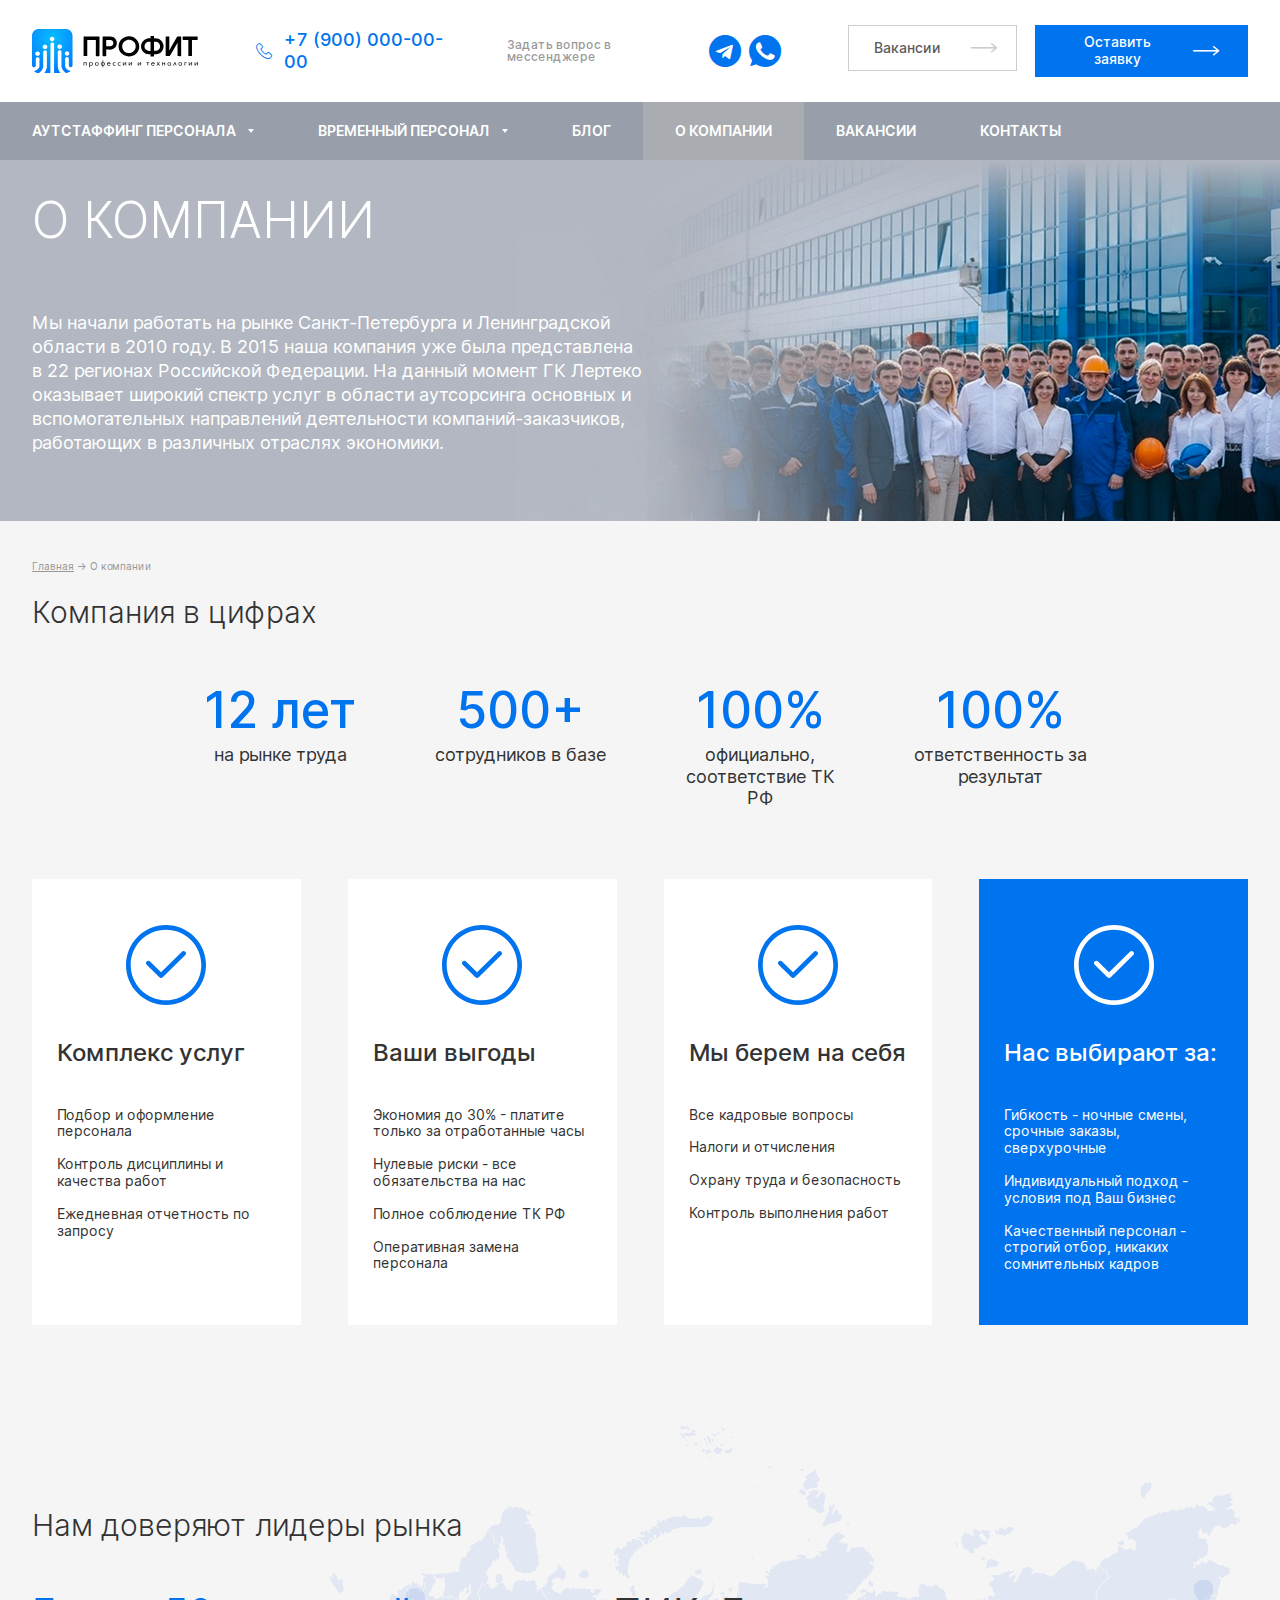
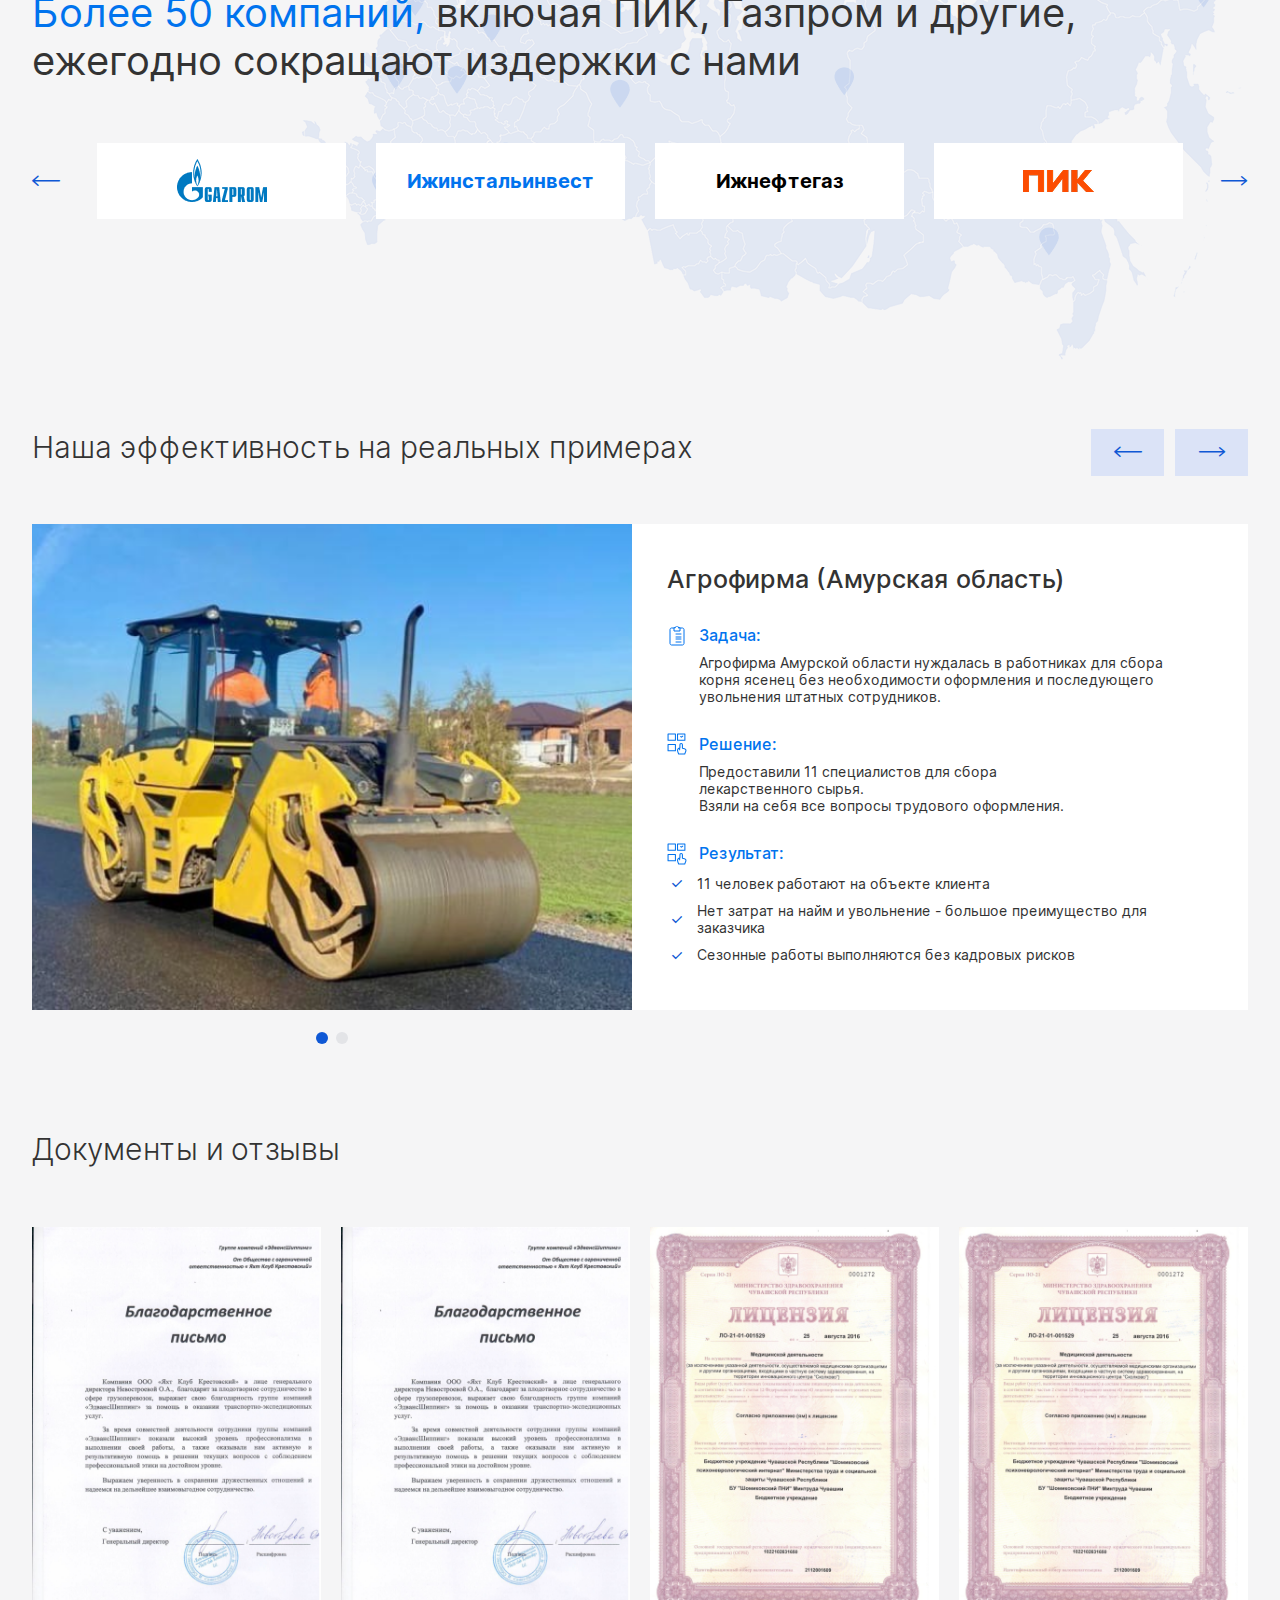
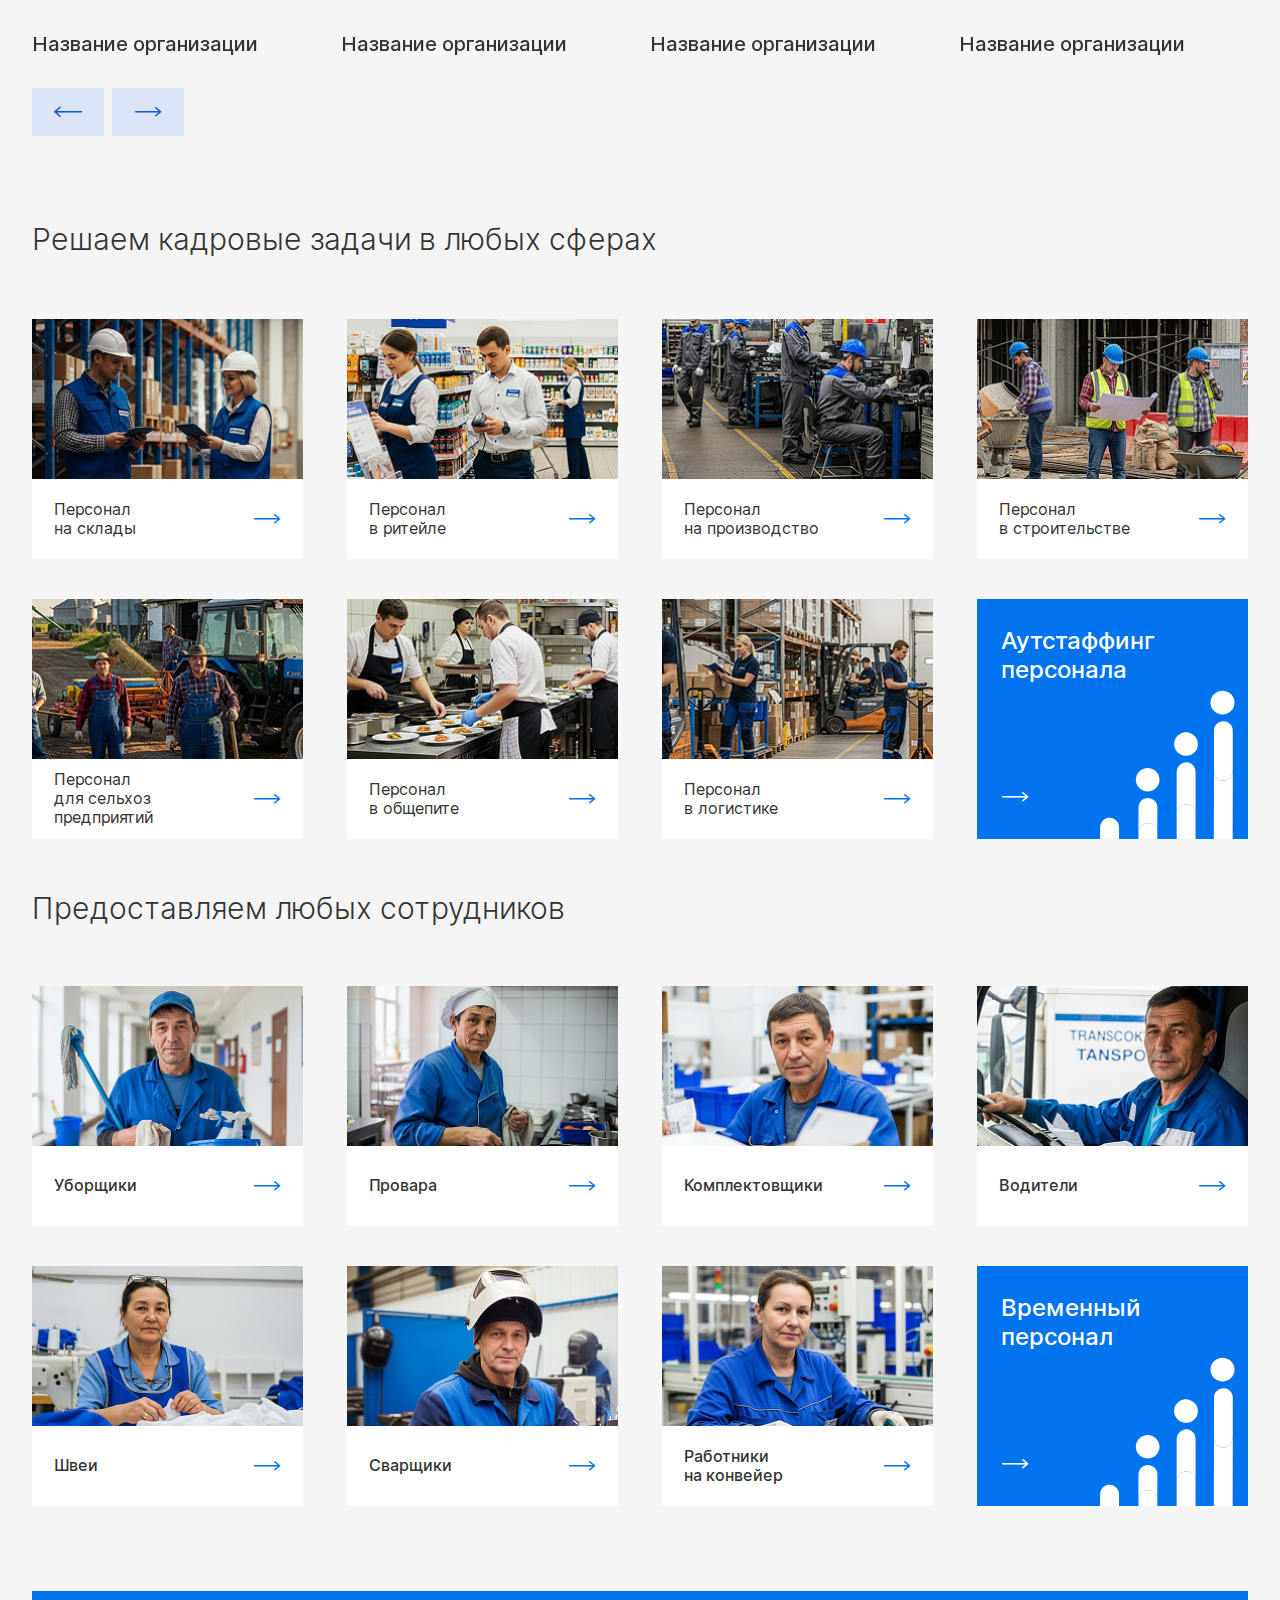
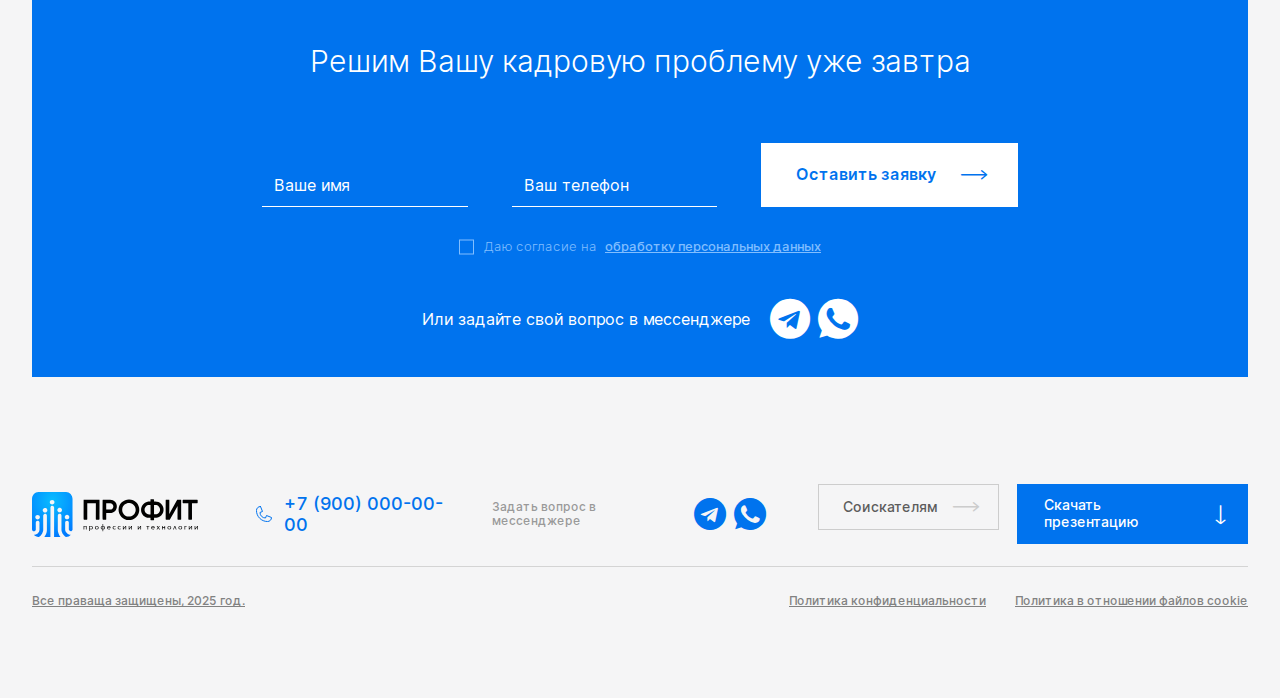
<file: about-company.html>
<!DOCTYPE html>
<html lang="ru">
	<head>
		<title>Profit multipage</title>
		<meta name="description" content="Краткое емкое описание текста, включающее поисковые запросы пользователей. Тег <description> должен четко и ясно описывать суть содержания, лучше избегать вводных конструкций и общих фраз. Мета-тег <description> должен быть уникальным для каждой страницы сайта.">
		<meta name="keywords" content="ключевые фразы или слова через запятую (важно для SEO)"/>
		<meta charset="UTF-8"/>
		<meta name="viewport" content="width=device-width">
		<link rel="stylesheet" href="css/animate.css">
		<link rel="stylesheet" href="css/choices.min.css" type="text/css"/>
		<link rel="stylesheet" href="css/swiper-bundle.min.css"/>
		<link rel="stylesheet" href="css/slider.css">
		<link href="favicon.ico" rel="icon">
		<link href="css/style.css" rel="stylesheet" type="text/css"/>
	</head>
	<body>
		<div class="wrapper">
			<header class="header">
				<div class="header__container">
					<a href="#" class="header__logo">
						<img src="images/header/logo.svg" class="header__logo-image" alt=""/>
					</a>
					<div class="header__body">
						<div class="header__contacts">
							<a data-da=".menu__contacts, 767, first" href="tel:+7 (900) 000-00-00" class="header__phone">
								<i class="header__phone-icon _icon-header-phone"></i>
								<span class="header__phone-number">+7 (900) 000-00-00</span>
							</a>
							<div data-da=".menu__contacts, 767, last" class="header__social-media">
								<div class="header__social-media-description">Задать вопрос в мессенджере</div>
								<ul class="header__social-media-list">
									<li class="header__social-media-item"><a href="#" class="header__social-media-link _icon-telegram"></a></li>
									<li class="header__social-media-item"><a href="#" class="header__social-media-link _icon-whatsapp"></a></li>
								</ul>
							</div>
						</div>
						<div class="header__buttons">
							<a data-da=".menu__buttons, 767, first" href="#" class="header__button-first">
								<span class="header__button-first-text">Вакансии</span>
								<i class="header__button-first-icon _icon-arrow-right"></i>
							</a>
							<button data-da=".menu__buttons, 767, last" type="button" class="header__button">
								<span class="header__button-text">Оставить заявку</span>
								<i class="header__button-icon _icon-arrow-right"></i>
							</button>
						</div>

						<div class="menu__button-open-menu">
							<div class="menu__button-open-menu-text">МЕНЮ</div>
							<div class="menu__icon">
								<span></span>
							</div>
						</div>
					</div>
				</div>

				<div class="header__menu menu">
					<div class="menu__container">
						<nav class="menu__body">
							<ul class="menu__list">
								<li>
									<a href="#" class="menu__link menu__link_dropdown">аутстаффинг персонала</a>
									<span class="menu__arrow"></span>
									<ul class="menu__sub-list">
										<li>
											<a href="" class="menu__sub-link">Раздел страницы 1</a>
										</li>
										<li>
											<a href="" class="menu__sub-link">Раздел страницы 2</a>
										</li>
										<li>
											<a href="" class="menu__sub-link">Раздел страницы 3</a>
										</li>
									</ul>
								</li>
								<li>
									<a href="#" class="menu__link menu__link_dropdown">Временный персонал</a>
									<span class="menu__arrow"></span>
									<ul class="menu__sub-list">
										<li>
											<a href="" class="menu__sub-link">Раздел страницы 1</a>
										</li>
										<li>
											<a href="" class="menu__sub-link">Раздел страницы 2</a>
										</li>
										<li>
											<a href="" class="menu__sub-link">Раздел страницы 3</a>
										</li>
									</ul>
								</li>
								<li><a href="#" class="menu__link">блог</a></li>
								<li><a href="" class="menu__link menu__link_active">о компании</a></li>
								<li><a href="" class="menu__link">Вакансии</a></li>
								<li><a href="" class="menu__link">контакты</a></li>
							</ul>
							<div class="menu__contacts"></div>
							<div class="menu__buttons"></div>
						</nav>

						<div class="menu__mobile-form">
							<div class="menu__form-info">Персонал «под ключ»: подбор, налоги, замена и контроль — без вашего участия</div>
							<div class="menu__form-description">Оставьте контакты - перезвоним в течение 30 минут</div>
							<form action="#" method="post" class="menu__form mobile-form">
								<input id="name" type="text" name="name" class="mobile-form__input" placeholder="Ваше имя"/>
								<input id="phone" type="text" name="phone" class="mobile-form__input" placeholder="Ваш телефон"/>
								<button class="mobile-form__button">
									<span class="mobile-form__button-text">Оставить заявку</span>
									<i class="mobile-form__button-icon _icon-arrow-right"></i>
								</button>
								<div class="mobile-form__cneckbox checkbox">
									<input id="check-mobile-agreement" type="checkbox" class="checkbox__input"/>
									<label for="check-mobile-agreement" class="checkbox__label">Даю согласие на <span>обработку персональных данных</span></label>
								</div>
							</form>
						</div>
					</div>
				</div>
			</header>

			<main class="page">
				<section class="main-section-about-company">
					<div class="main-section-about-company__container">
						<div class="main-section-about-company__content">
							<h1 class="main-section-about-company__title">О компании</h1>
							<p class="main-section-about-company__description">Мы начали работать на рынке Санкт-Петербурга и Ленинградской области в 2010 году. В 2015 наша компания уже была представлена в 22 регионах Российской Федерации. На данный момент ГК Лертеко оказывает широкий спектр услуг в области аутсорсинга основных и вспомогательных направлений деятельности компаний-заказчиков, работающих в различных отраслях экономики.</p>
						</div>
					</div>
					<div class="main-section-about-company__container-image">
						<img src="images/main-section-about-company/01.png" class="main-section-about-company__image" alt=""/>
					</div>
				</section>

				<nav class="breadcrumbs">
                    <ul class="breadcrumbs__list">
                        <li class="breadcrumbs__item"><a href="#" class="breadcrumbs__link">Главная</a></li>
                        <span class="breadcrumbs__separator">→</span>
                        <li class="breadcrumbs__item">О компании</li>
                    </ul>
                </nav>

				<section class="section-our-advantages">
					<div class="section-our-advantages__container">
						<h2 class="section-our-advantages__title-two">Компания в цифрах</h2>
						<ul class="section-our-advantages__advantages-list">
							<li class="section-our-advantages__advantages-item">
								<div class="section-our-advantages__advantages-meaning">12 лет</div>
								<div class="section-our-advantages__advantages-description">на рынке труда</div>
							</li>
							<li class="section-our-advantages__advantages-item">
								<div class="section-our-advantages__advantages-meaning">500+</div>
								<div class="section-our-advantages__advantages-description">сотрудников в базе</div>
							</li>
							<li class="section-our-advantages__advantages-item">
								<div class="section-our-advantages__advantages-meaning">100%</div>
								<div class="section-our-advantages__advantages-description">официально, соответствие ТК РФ</div>
							</li>
							<li class="section-our-advantages__advantages-item">
								<div class="section-our-advantages__advantages-meaning">100%</div>
								<div class="section-our-advantages__advantages-description">ответственность за результат</div>
							</li>
						</ul>
						<div class="section-our-advantages__cards cards-advantages">
							<div class="cards-advantages__item">
								<div class="cards-advantages__container-image">
									<img src="images/cards-advantages/01.svg" class="cards-advantages__image" alt="">
								</div>
								<h4 class="cards-advantages__title">Комплекс услуг</h4>
								<ul class="cards-advantages__list">
									<li class="cards-advantages__list-item">Подбор и оформление персонала</li>
									<li class="cards-advantages__list-item">Контроль дисциплины и качества работ</li>
									<li class="cards-advantages__list-item">Ежедневная отчетность по запросу</li>
								</ul>
							</div>
							<div class="cards-advantages__item">
								<div class="cards-advantages__container-image">
									<img src="images/cards-advantages/01.svg" class="cards-advantages__image" alt="">
								</div>
								<h4 class="cards-advantages__title">Ваши выгоды</h4>
								<ul class="cards-advantages__list">
									<li class="cards-advantages__list-item">Экономия до 30% - платите только за отработанные часы</li>
									<li class="cards-advantages__list-item">Нулевые риски - все обязательства на нас</li>
									<li class="cards-advantages__list-item">Полное соблюдение ТК РФ</li>
									<li class="cards-advantages__list-item">Оперативная замена персонала</li>
								</ul>
							</div>
							<div class="cards-advantages__item">
								<div class="cards-advantages__container-image">
									<img src="images/cards-advantages/01.svg" class="cards-advantages__image" alt="">
								</div>
								<h4 class="cards-advantages__title">Мы берем на себя</h4>
								<ul class="cards-advantages__list">
									<li class="cards-advantages__list-item">Все кадровые вопросы</li>
									<li class="cards-advantages__list-item">Налоги и отчисления</li>
									<li class="cards-advantages__list-item">Охрану труда и безопасность</li>
									<li class="cards-advantages__list-item">Контроль выполнения работ</li>
								</ul>
							</div>
							<div class="cards-advantages__item cards-advantages__item_active">
								<div class="cards-advantages__container-image">
									<img src="images/cards-advantages/02.svg" class="cards-advantages__image" alt="">
								</div>
								<h4 class="cards-advantages__title">Нас выбирают за:</h4>
								<ul class="cards-advantages__list">
									<li class="cards-advantages__list-item">Гибкость - ночные смены, срочные заказы, сверхурочные</li>
									<li class="cards-advantages__list-item">Индивидуальный подход - условия под Ваш бизнес</li>
									<li class="cards-advantages__list-item">Качественный персонал - строгий отбор, никаких сомнительных кадров</li>
								</ul>
							</div>
						</div>
					</div>
				</section>

				<section class="section-trust-new">
					<div class="section-trust-new__container">
						<div class="section-trust-new__content">
							<h2 class="section-trust-new__title">Нам доверяют лидеры рынка</h2>
							<p class="section-trust-new__description"><span>Более 50 компаний,</span> включая ПИК, Газпром и другие, ежегодно сокращают издержки с нами</p>
							<div class="section-trust-new__container-for-image">
								<div class="section-trust-new__slider-container">
									<div class="section-trust-new__slider-button section-trust-new__slider-button_prev _icon-arrow-left"></div>
									<div class="section-trust-new__slider swiper-container">
										<div class="section-trust-new__slider-wrapper swiper-wrapper">
											<div class="section-trust-new__slider-slide swiper-slide">
												<div class="section-trust-new__slide-content">
													<img src="images/section-trust-new/01.png" class="section-trust-new__slide-image" alt=""/>
												</div>
											</div>
											<div class="section-trust-new__slider-slide swiper-slide">
												<div class="section-trust-new__slide-content">
													<div class="section-trust-new__slide-text" style="color: #0073ee;">Ижинстальинвест</div>
												</div>
											</div>
											<div class="section-trust-new__slider-slide swiper-slide">
												<div class="section-trust-new__slide-content">
													<div class="section-trust-new__slide-text" style="color: #000;">Ижнефтегаз</div>
												</div>
											</div>
											<div class="section-trust-new__slider-slide swiper-slide">
												<div class="section-trust-new__slide-content">
													<img src="images/section-trust-new/02.png" class="section-trust-new__slide-image" alt=""/>
												</div>
											</div>
											<div class="section-trust-new__slider-slide swiper-slide">
												<div class="section-trust-new__slide-content">
													<div class="section-trust-new__slide-text">Ижинстальинвест</div>
												</div>
											</div>
										</div>
									</div>
									<div class="section-trust-new__slider-button section-trust-new__slider-button_next _icon-arrow-right"></div>
								</div>
							</div>
						</div>
						<img data-da=".section-trust-new__container-for-image, 767, last" src="images/section-trust-new/map.png" class="section-trust-new__image" alt=""/>
					</div>
				</section>

				<section class="section-examples">
					<div class="section-examples__container">
						<div class="section-examples__head">
							<div class="section-examples__title">Наша эффективность на реальных примерах</div>
							
						<div data-da=".examples-slider, 767, last" class="section-examples__container-arrows">
								<!--Стрелки-->
								<div class="section-examples__slider-arrow section-examples__slider-arrow_prev _icon-arrow-left swiper-button-disabled" tabindex="-1" role="button" aria-label="Previous slide" aria-controls="swiper-wrapper-4e97e9aa12ed57a6" aria-disabled="true"></div>
								<div class="section-examples__slider-arrow section-examples__slider-arrow_next _icon-arrow-right" tabindex="0" role="button" aria-label="Next slide" aria-controls="swiper-wrapper-4e97e9aa12ed57a6" aria-disabled="false"></div>
							</div></div>
						<div class="section-examples__slider examples-slider swiper-container swiper-initialized swiper-horizontal swiper-autoheight swiper-backface-hidden">
							<div class="examples-slider__wrapper swiper-wrapper" id="swiper-wrapper-4e97e9aa12ed57a6" aria-live="polite" style="height: 468px;">
								<div class="examples-slider__slide swiper-slide swiper-slide-active" role="group" aria-label="1 / 2" style="width: 1216px;">
									<div class="examples-slider__content example">
										<div class="example__container-image">
											<img src="images/section-examples/01.png" class="example__image" alt="">
										</div>
										<div class="example__body">
											<div class="example__content">
												<div class="example__title">Агрофирма (Амурская область)</div>
												<ul class="example__list">
													<li class="example__item">
														<div class="example__item-head">
															<div class="example__item-container-image">
																<img src="images/section-examples/icons/01.svg" class="example__item-image" alt="">
															</div>
															<div class="example__item-title">Задача:</div>
														</div>
														<div class="example__item-description">Агрофирма Амурской области нуждалась в работниках для сбора <br> корня ясенец без необходимости оформления и последующего <br> увольнения штатных сотрудников.</div>
													</li>
													<li class="example__item">
														<div class="example__item-head">
															<div class="example__item-container-image">
																<img src="images/section-examples/icons/02.svg" class="example__item-image" alt="">
															</div>
															<div class="example__item-title">Решение:</div>
														</div>
														<div class="example__item-description">Предоставили 11 специалистов для сбора <br> лекарственного сырья. <br> Взяли на себя все вопросы трудового оформления.</div>
													</li>
													<li class="example__item">
														<div class="example__item-head">
															<div class="example__item-container-image">
																<img src="images/section-examples/icons/02.svg" class="example__item-image" alt="">
															</div>
															<div class="example__item-title">Результат:</div>
														</div>
														<ul class="example__item-list-results">
															<li class="example__item-list-results-item">
																<i class="example__item-list-results-icon _icon-check"></i>
																<span class="example__item-list-results-text">11 человек работают на объекте клиента</span>
															</li>
															<li class="example__item-list-results-item">
																<i class="example__item-list-results-icon _icon-check"></i>
																<span class="example__item-list-results-text">Нет затрат на найм и увольнение - большое преимущество для заказчика</span>
															</li>
															<li class="example__item-list-results-item">
																<i class="example__item-list-results-icon _icon-check"></i>
																<span class="example__item-list-results-text">Сезонные работы выполняются без кадровых рисков</span>
															</li>
														</ul>
													</li>
												</ul>
											</div>
										</div>
									</div>
								</div>

								<div class="examples-slider__slide swiper-slide swiper-slide-next" role="group" aria-label="2 / 2" style="width: 1216px;">
									<div class="examples-slider__content example">
										<div class="example__container-image">
											<img src="images/section-examples/01.png" class="example__image" alt="">
										</div>
										<div class="example__body">
											<div class="example__content">
												<div class="example__title">Агрофирма (Амурская область)</div>
												<ul class="example__list">
													<li class="example__item">
														<div class="example__item-head">
															<div class="example__item-container-image">
																<img src="images/section-examples/icons/01.svg" class="example__item-image" alt="">
															</div>
															<div class="example__item-title">Задача:</div>
														</div>
														<div class="example__item-description">Агрофирма Амурской области нуждалась в работниках для сбора <br> корня ясенец без необходимости оформления и последующего <br> увольнения штатных сотрудников.</div>
													</li>
													<li class="example__item">
														<div class="example__item-head">
															<div class="example__item-container-image">
																<img src="images/section-examples/icons/02.svg" class="example__item-image" alt="">
															</div>
															<div class="example__item-title">Решение:</div>
														</div>
														<div class="example__item-description">Предоставили 11 специалистов для сбора <br> лекарственного сырья. <br> Взяли на себя все вопросы трудового оформления.</div>
													</li>
													<li class="example__item">
														<div class="example__item-head">
															<div class="example__item-container-image">
																<img src="images/section-examples/icons/02.svg" class="example__item-image" alt="">
															</div>
															<div class="example__item-title">Результат:</div>
														</div>
														<ul class="example__item-list-results">
															<li class="example__item-list-results-item">
																<i class="example__item-list-results-icon _icon-check"></i>
																<span class="example__item-list-results-text">11 человек работают на объекте клиента</span>
															</li>
															<li class="example__item-list-results-item">
																<i class="example__item-list-results-icon _icon-check"></i>
																<span class="example__item-list-results-text">Нет затрат на найм и увольнение - большое преимущество для заказчика</span>
															</li>
															<li class="example__item-list-results-item">
																<i class="example__item-list-results-icon _icon-check"></i>
																<span class="example__item-list-results-text">Сезонные работы выполняются без кадровых рисков</span>
															</li>
														</ul>
													</li>
												</ul>
											</div>
										</div>
									</div>
								</div>
							</div>
							
							<!--пагинация-->
							<div class="examples-slider__pagination swiper-pagination swiper-pagination-clickable swiper-pagination-bullets swiper-pagination-horizontal"><span class="swiper-pagination-bullet swiper-pagination-bullet-active" tabindex="0" role="button" aria-label="Go to slide 1" aria-current="true"></span><span class="swiper-pagination-bullet" tabindex="0" role="button" aria-label="Go to slide 2"></span></div>
						<span class="swiper-notification" aria-live="assertive" aria-atomic="true"></span><span class="swiper-notification" aria-live="assertive" aria-atomic="true"></span></div>
					</div>
				</section>

				<section class="section-gratitude">
					<div class="section-gratitude__container">
						<div class="section-gratitude__title">Документы и отзывы</div>
						<div class="section-gratitude__body">
							<div class="section-gratitude__slider gratitude-slider swiper-container swiper-initialized swiper-horizontal swiper-backface-hidden">
								<div class="gratitude-slider__wrapper swiper-wrapper" id="swiper-wrapper-37e7815862f015b3" aria-live="polite">
									<div class="gratitude-slider__slide swiper-slide swiper-slide-active" role="group" aria-label="1 / 5" style="width: 289px; margin-right: 20px;">
										<div class="gratitude-slider__container-image">
											<img src="images/section-gratitude/01.png" class="gratitude-slider__image" alt="Image">
										</div>
										<div class="gratitude-slider__name">Название организации</div>
									</div>
									<div class="gratitude-slider__slide swiper-slide swiper-slide-next" role="group" aria-label="2 / 5" style="width: 289px; margin-right: 20px;">
										<div class="gratitude-slider__container-image">
											<img src="images/section-gratitude/01.png" class="gratitude-slider__image" alt="Image">
										</div>
										<div class="gratitude-slider__name">Название организации</div>
									</div>
									<div class="gratitude-slider__slide swiper-slide" role="group" aria-label="3 / 5" style="width: 289px; margin-right: 20px;">
										<div class="gratitude-slider__container-image">
											<img src="images/section-gratitude/02.png" class="gratitude-slider__image" alt="Image">
										</div>
										<div class="gratitude-slider__name">Название организации</div>
									</div>
									<div class="gratitude-slider__slide swiper-slide" role="group" aria-label="4 / 5" style="width: 289px; margin-right: 20px;">
										<div class="gratitude-slider__container-image">
											<img src="images/section-gratitude/02.png" class="gratitude-slider__image" alt="Image">
										</div>
										<div class="gratitude-slider__name">Название организации</div>
									</div>
									
									<div class="gratitude-slider__slide swiper-slide" role="group" aria-label="5 / 5" style="width: 289px; margin-right: 20px;">
										<div class="gratitude-slider__container-image">
											<img src="images/section-gratitude/01.png" class="gratitude-slider__image" alt="Image">
										</div>
										<div class="gratitude-slider__name">Название организации</div>
									</div>
								</div>

							<span class="swiper-notification" aria-live="assertive" aria-atomic="true"></span><span class="swiper-notification" aria-live="assertive" aria-atomic="true"></span></div>
							<!--Стрелки-->
							<!--Если нужны стрелки управления-->
							<div class="gratitude-slider__container-arrows">
								<div class="gratitude-slider__arrow gratitude-slider__arrow_prev _icon-arrow-left swiper-button-disabled" tabindex="-1" role="button" aria-label="Previous slide" aria-controls="swiper-wrapper-37e7815862f015b3" aria-disabled="true"></div>
								<div class="gratitude-slider__arrow gratitude-slider__arrow_next _icon-arrow-right" tabindex="0" role="button" aria-label="Next slide" aria-controls="swiper-wrapper-37e7815862f015b3" aria-disabled="false"></div>
							</div>
						</div>
					</div>
				</section>

				<section class="section-areas">
					<div class="section-areas__container">
						<h2 class="section-areas__title">Решаем кадровые задачи в любых сферах</h2>
						<div class="section-areas__cards areas-cards">
							<div class="areas-cards__item">
								<div class="areas-cards__container-image">
									<img src="images/areas-cards/01.png" class="areas-cards__image" alt="">
								</div>
								<div class="areas-cards__bottom">
									<h2 class="areas-cards__text">Персонал <br> на склады</h2>
									<i class="areas-cards__icon _icon-arrow-right"></i>
								</div>
							</div>
							<div class="areas-cards__item">
								<div class="areas-cards__container-image">
									<img src="images/areas-cards/02.png" class="areas-cards__image" alt="">
								</div>
								<div class="areas-cards__bottom">
									<h2 class="areas-cards__text">Персонал <br> в ритейле</h2>
									<i class="areas-cards__icon _icon-arrow-right"></i>
								</div>
							</div>
							<div class="areas-cards__item">
								<div class="areas-cards__container-image">
									<img src="images/areas-cards/03.png" class="areas-cards__image" alt="">
								</div>
								<div class="areas-cards__bottom">
									<h2 class="areas-cards__text">Персонал <br> на производство</h2>
									<i class="areas-cards__icon _icon-arrow-right"></i>
								</div>
							</div>
							<div class="areas-cards__item">
								<div class="areas-cards__container-image">
									<img src="images/areas-cards/04.png" class="areas-cards__image" alt="">
								</div>
								<div class="areas-cards__bottom">
									<h2 class="areas-cards__text">Персонал <br> в строительстве</h2>
									<i class="areas-cards__icon _icon-arrow-right"></i>
								</div>
							</div>
							<div class="areas-cards__item">
								<div class="areas-cards__container-image">
									<img src="images/areas-cards/05.png" class="areas-cards__image" alt="">
								</div>
								<div class="areas-cards__bottom">
									<h2 class="areas-cards__text">Персонал <br> для сельхоз предприятий</h2>
									<i class="areas-cards__icon _icon-arrow-right"></i>
								</div>
							</div>
							<div class="areas-cards__item">
								<div class="areas-cards__container-image">
									<img src="images/areas-cards/06.png" class="areas-cards__image" alt="">
								</div>
								<div class="areas-cards__bottom">
									<h2 class="areas-cards__text">Персонал <br> в общепите</h2>
									<i class="areas-cards__icon _icon-arrow-right"></i>
								</div>
							</div>
							<div class="areas-cards__item">
								<div class="areas-cards__container-image">
									<img src="images/areas-cards/07.png" class="areas-cards__image" alt="">
								</div>
								<div class="areas-cards__bottom">
									<h2 class="areas-cards__text">Персонал <br> в логистике</h2>
									<i class="areas-cards__icon _icon-arrow-right"></i>
								</div>
							</div>
							<div class="areas-cards__item areas-card-main">
								<div class="areas-card-main__content">
									<h2 class="areas-card-main__text">Аутстаффинг персонала</h2>
									<i class="areas-card-main__icon _icon-arrow-right"></i>
								</div>
								<img src="images/areas-cards/decoration.svg" class="areas-card-main__image" alt="">
							</div>
						</div>
					</div>
				</section>

				<section class="secion-employees">
					<div class="secion-employees__container">
						<h2 class="secion-employees__title">Предоставляем любых сотрудников</h2>
						<div class="secion-employees__body employees-cards">
							<div class="employees-cards__item">
								<div class="employees-cards__container-image">
									<img src="images/employees-cards/01.png" class="employees-cards__image" alt="">
								</div>
								<div class="employees-cards__bottom">
									<h2 class="employees-cards__bottom-text">Уборщики</h2>
									<i class="employees-cards__bottom-icon _icon-arrow-right"></i>
								</div>
							</div>
							<div class="employees-cards__item">
								<div class="employees-cards__container-image">
									<img src="images/employees-cards/02.png" class="employees-cards__image" alt="">
								</div>
								<div class="employees-cards__bottom">
									<h2 class="employees-cards__bottom-text">Провара</h2>
									<i class="employees-cards__bottom-icon _icon-arrow-right"></i>
								</div>
							</div>
							<div class="employees-cards__item">
								<div class="employees-cards__container-image">
									<img src="images/employees-cards/03.png" class="employees-cards__image" alt="">
								</div>
								<div class="employees-cards__bottom">
									<h2 class="employees-cards__bottom-text">Комплектовщики</h2>
									<i class="employees-cards__bottom-icon _icon-arrow-right"></i>
								</div>
							</div>
							<div class="employees-cards__item">
								<div class="employees-cards__container-image">
									<img src="images/employees-cards/04.png" class="employees-cards__image" alt="">
								</div>
								<div class="employees-cards__bottom">
									<h2 class="employees-cards__bottom-text">Водители</h2>
									<i class="employees-cards__bottom-icon _icon-arrow-right"></i>
								</div>
							</div>
							<div class="employees-cards__item">
								<div class="employees-cards__container-image">
									<img src="images/employees-cards/05.png" class="employees-cards__image" alt="">
								</div>
								<div class="employees-cards__bottom">
									<h2 class="employees-cards__bottom-text">Швеи</h2>
									<i class="employees-cards__bottom-icon _icon-arrow-right"></i>
								</div>
							</div>
							<div class="employees-cards__item">
								<div class="employees-cards__container-image">
									<img src="images/employees-cards/06.png" class="employees-cards__image" alt="">
								</div>
								<div class="employees-cards__bottom">
									<h2 class="employees-cards__bottom-text">Сварщики</h2>
									<i class="employees-cards__bottom-icon _icon-arrow-right"></i>
								</div>
							</div>
							<div class="employees-cards__item">
								<div class="employees-cards__container-image">
									<img src="images/employees-cards/07.png" class="employees-cards__image" alt="">
								</div>
								<div class="employees-cards__bottom">
									<h2 class="employees-cards__bottom-text">Работники <br> на конвейер</h2>
									<i class="employees-cards__bottom-icon _icon-arrow-right"></i>
								</div>
							</div>
							<div class="areas-cards__item areas-card-main">
								<div class="areas-card-main__content">
									<h2 class="areas-card-main__text">Временный персонал</h2>
									<i class="areas-card-main__icon _icon-arrow-right"></i>
								</div>
								<img src="images/areas-cards/decoration.svg" class="areas-card-main__image" alt="">
							</div>
						</div>
					</div>
				</section>

				<section class="section-basis-form">
					<div class="section-basis-form__container">
						<div class="section-basis-form__body">
							<h2 class="section-basis-form__title">Решим Вашу кадровую проблему уже завтра</h2>
							<form action="#" class="section-basis-form__form basis-form">
								<div class="basis-form__container">
									<input type="text" name="name" class="basis-form__input" placeholder="Ваше имя">
									<input type="tel" name="phone" class="basis-form__input" placeholder="Ваш телефон">
									<button class="basis-form__button">
										<span class="basis-form__button-text">Оставить заявку</span>
										<i class="basis-form__button-icon _icon-arrow-right"></i>
									</button>
								</div>
								<div class="basis-form__cneckbox checkbox">
									<input id="check-basis-form-agreement-two" type="checkbox" class="checkbox__input">
									<label for="check-basis-form-agreement-two" class="checkbox__label">Даю согласие на <span>обработку персональных данных</span></label>
								</div>
							</form>
							<div class="section-basis-form__contacts">
								<div class="section-basis-form__contacts-text">Или задайте свой вопрос в мессенджере</div>
								<ul class="section-basis-form__contacts-list">
									<li class="section-basis-form__contacts-item"><a href="#" class="section-basis-form__contacts-link _icon-telegram"></a></li>
									<li class="section-basis-form__contacts-item"><a href="#" class="section-basis-form__contacts-link _icon-whatsapp"></a></li>
								</ul>
							</div>
						</div>
					</div>
				</section>
			</main>

			<footer class="footer">
				<div class="footer__container">
					<div class="footer__head">
						<a href="#" class="footer__logo">
							<img src="images/footer/logo.svg" class="footer__logo-image" alt=""/>
						</a>
						<div class="footer__body">
							<div class="footer__contacts">
								<a href="tel:" class="footer__phone">
									<img src="images/footer/footer-phone.svg" class="footer__phone-icon" alt=""/>
									<span class="footer__phone-text">+7 (900) 000-00-00</span>
								</a>
								<div class="footer__social-media">
									<div class="footer__social-media-text">Задать вопрос в мессенджере</div>
									<ul class="footer__social-media-list">
										<li class="footer__social-media-item"><a href="#" class="footer__social-media-link _icon-telegram"></a></li>
										<li class="footer__social-media-item"><a href="#" class="footer__social-media-link _icon-whatsapp"></a></li>
									</ul>
								</div>
							</div>
							<div class="footer__buttons">
								<a href="#" class="footer__button-first">
									<span class="footer__button-first-text">Соискателям</span>
									<i class="footer__button-first-icon _icon-arrow-right"></i>
								</a>
								<a href="#" class="footer__button-second">
									<span class="footer__button-second-text">Скачать презентацию</span>
									<i class="footer__button-second-icon _icon-arrow-down"></i>
								</a>
							</div>
						</div>
					</div>
					<div class="footer__bottom">
						<div class="footer__bottom-copy">
							<a href="#" class="footer__bottom-copy-link">Все праваща защищены, 2025 год.</a>
						</div>
						<ul class="footer__bottom-politics">
							<li class="footer__bottom-politics-item"><a href="#" class="footer__bottom-politics-link">Политика конфиденциальности</a></li>
							<li class="footer__bottom-politics-item"><a href="#" class="footer__bottom-politics-link">Политика в отношении файлов cookie</a></li>
						</ul>
					</div>
				</div>
			</footer>
		</div>
		
		<!--Подключаем jQuery.-->
		<script src="js/jquery-3.6.0.min.js"></script>

		<!--Подключаем слайдер Swiper.-->
		<script src="js/swiper-bundle.min.js"></script>
		
		<!--Подключаем анимации wow.js-->
		<script src="js/wow.min.js"></script>
        <script src="js/wow.js"></script>

		<!--Кастомный селект-->
		<script src="js/choices.min.js"></script>

		<!--Подключаем файл скриптов.-->
		<script src="js/script.js"></script>
	</body>
</html>
</file>
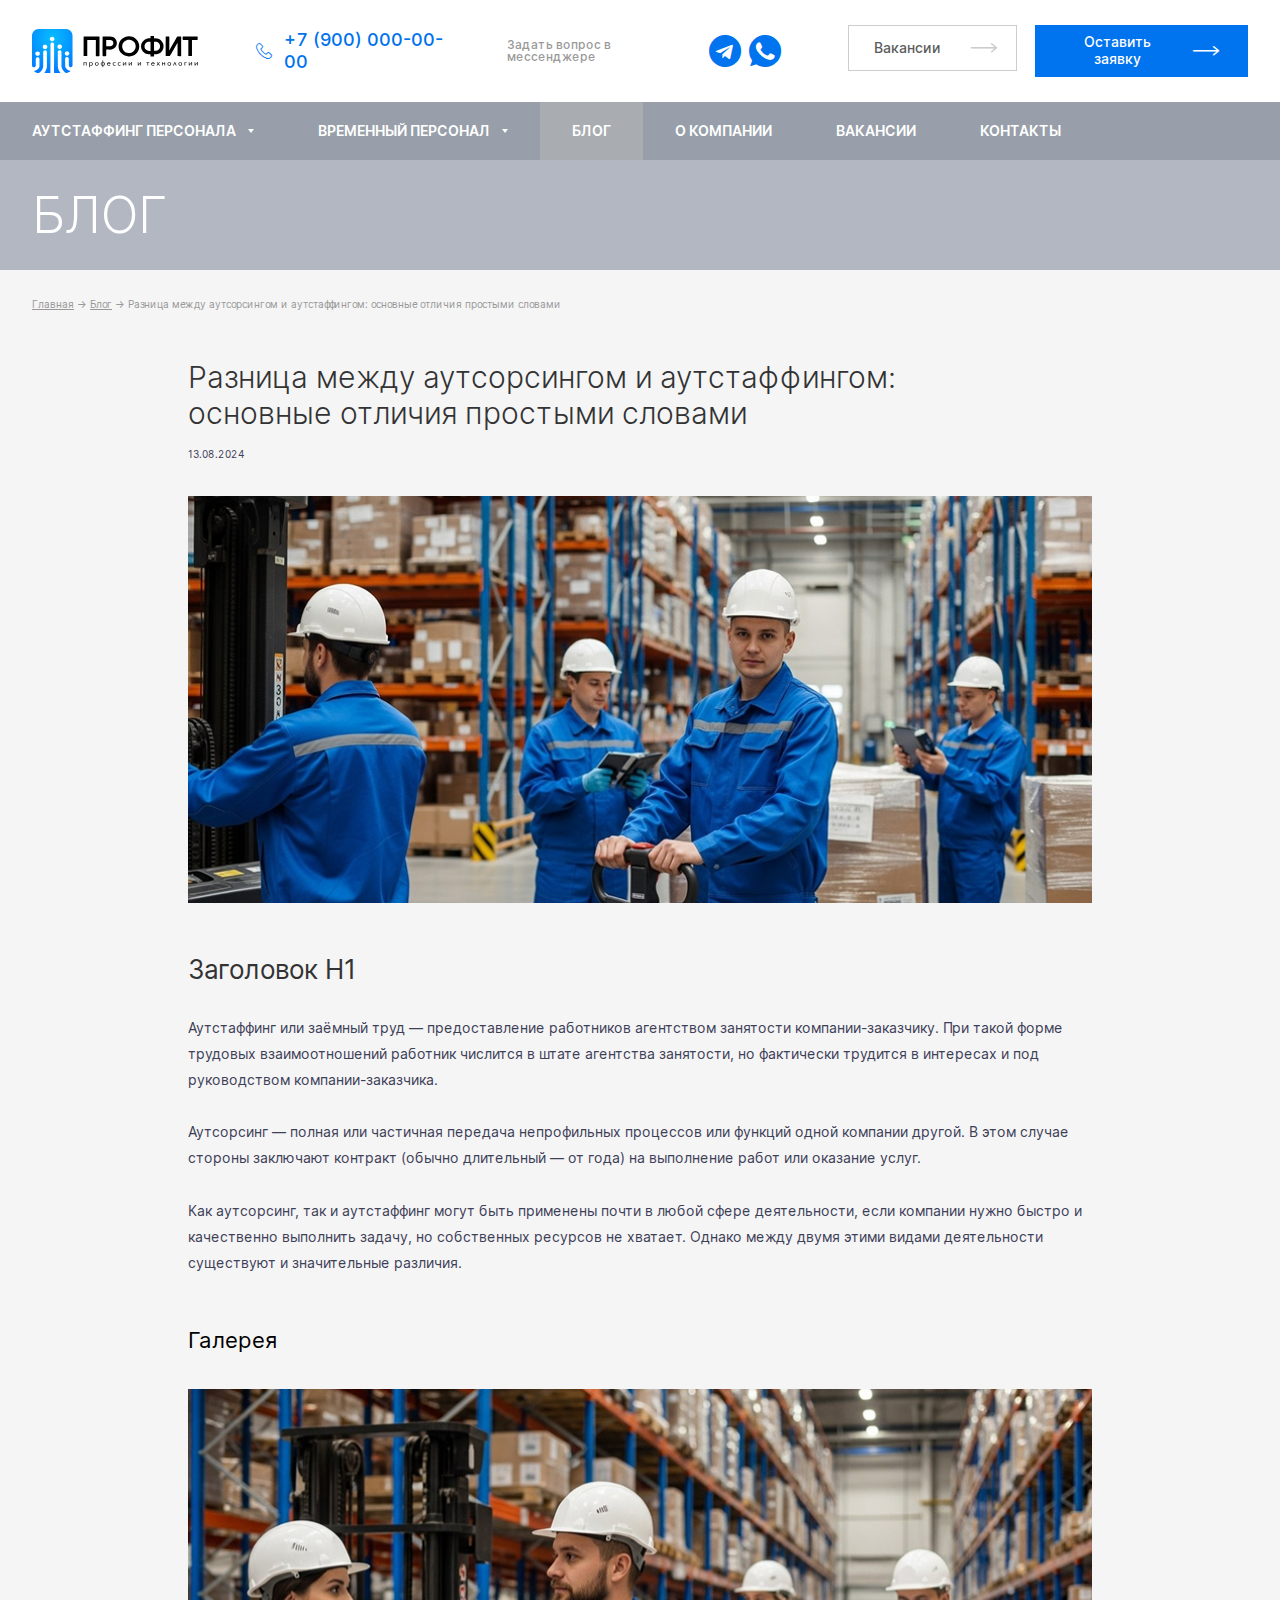
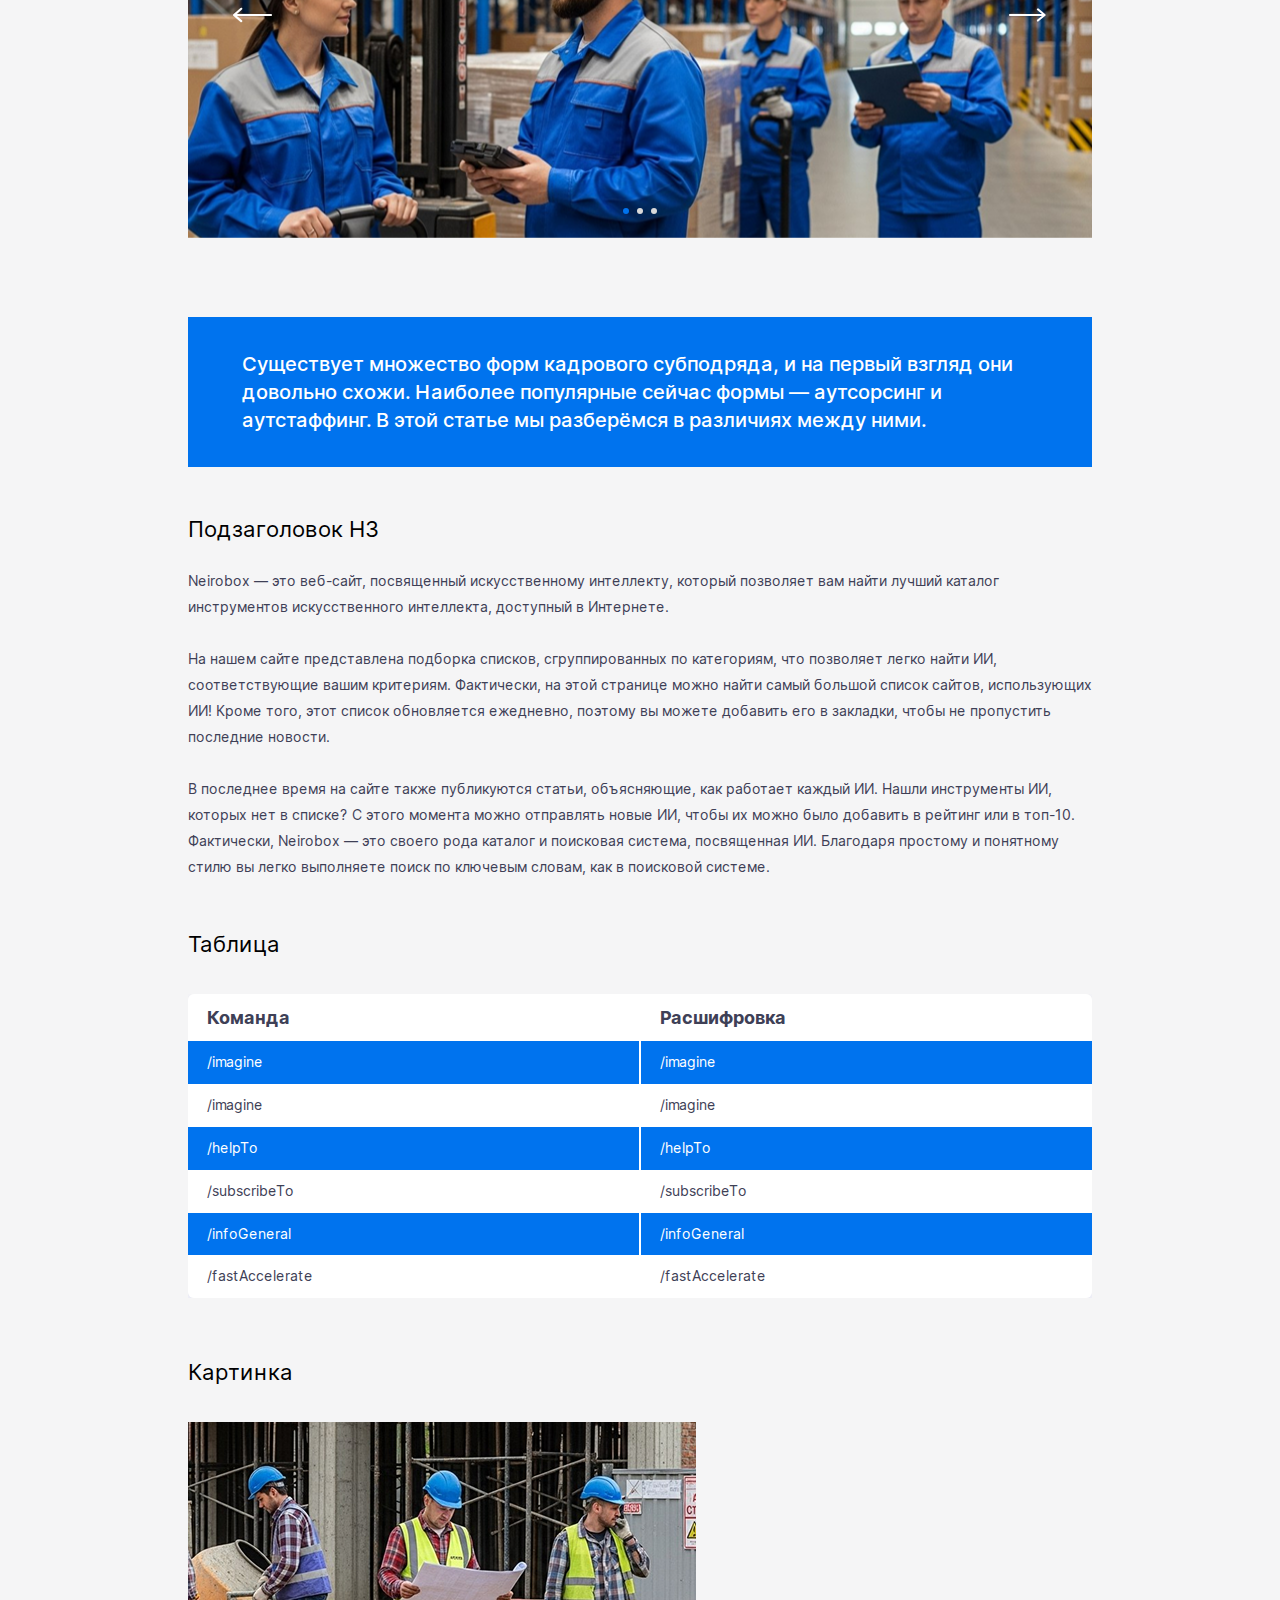
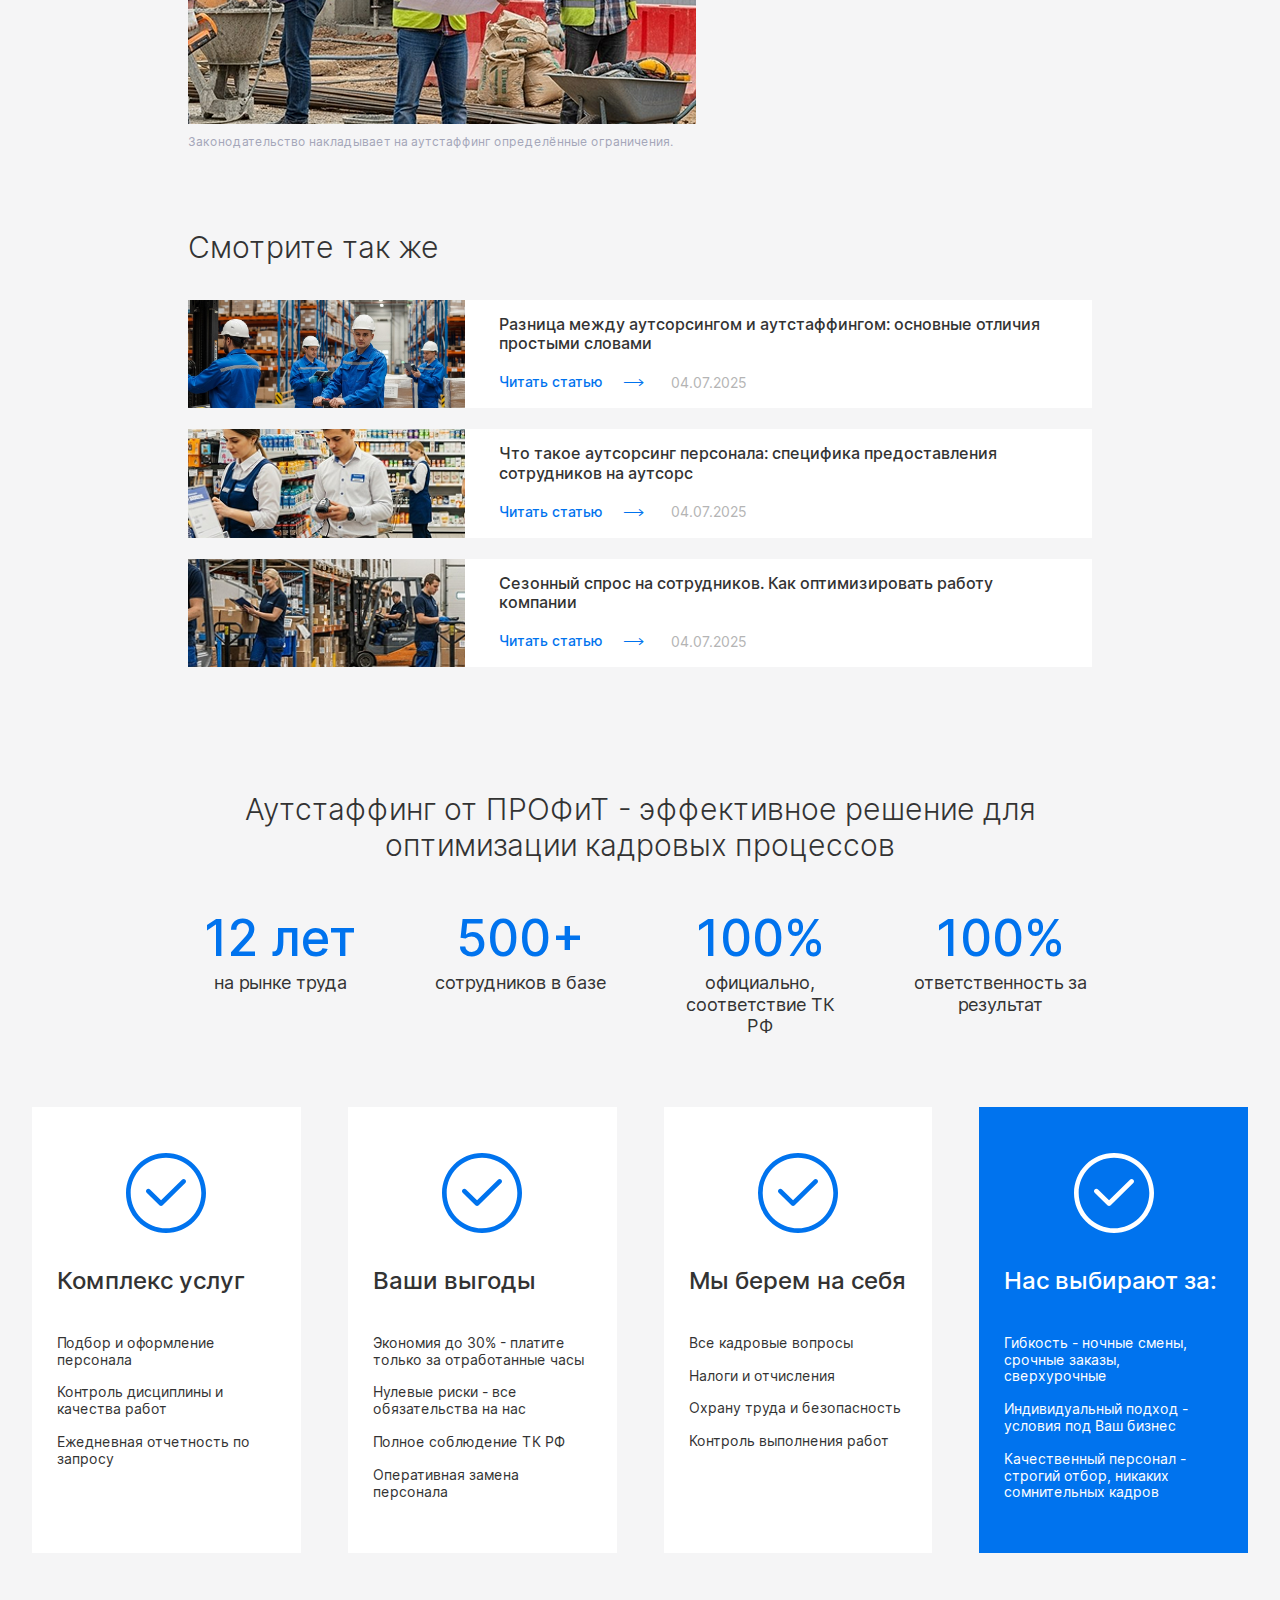
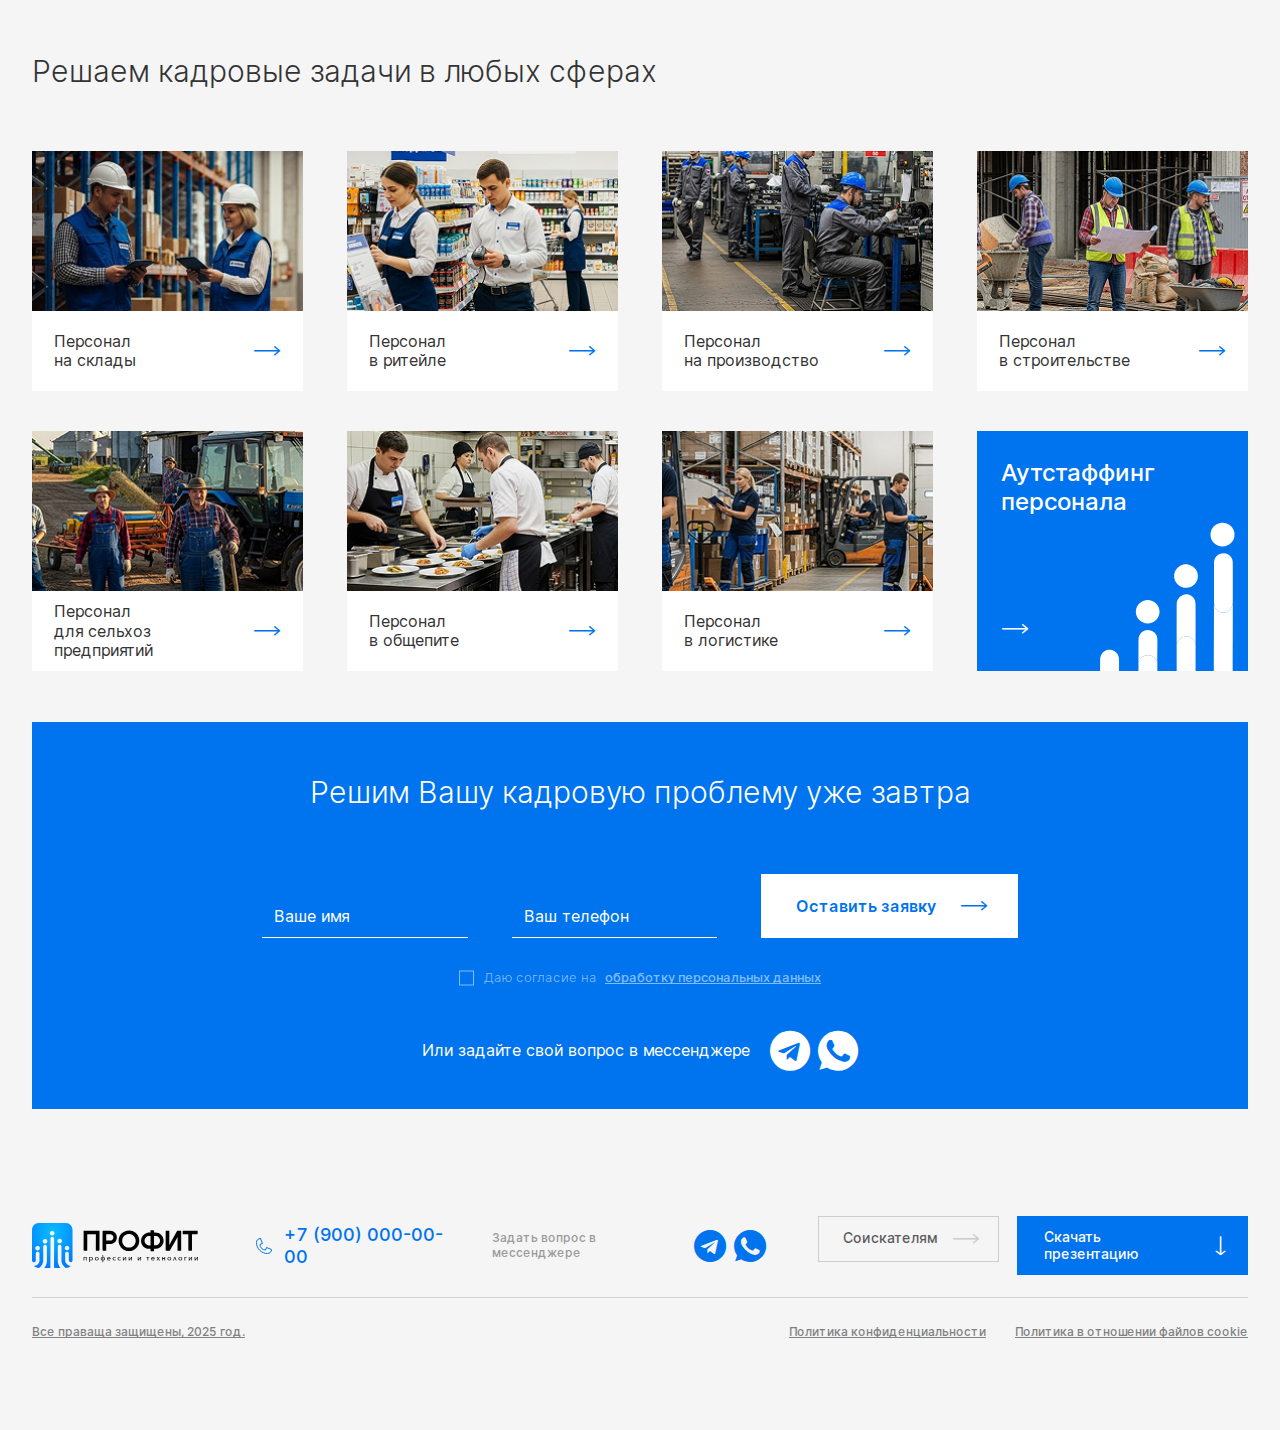
<file: article.html>
<!DOCTYPE html>
<html lang="ru">
	<head>
		<title>Profit multipage</title>
		<meta name="description" content="Краткое емкое описание текста, включающее поисковые запросы пользователей. Тег <description> должен четко и ясно описывать суть содержания, лучше избегать вводных конструкций и общих фраз. Мета-тег <description> должен быть уникальным для каждой страницы сайта.">
		<meta name="keywords" content="ключевые фразы или слова через запятую (важно для SEO)"/>
		<meta charset="UTF-8"/>
		<meta name="viewport" content="width=device-width">
		<link rel="stylesheet" href="css/animate.css">
		<link rel="stylesheet" href="css/choices.min.css" type="text/css"/>
		<link rel="stylesheet" href="css/swiper-bundle.min.css"/>
		<link rel="stylesheet" href="css/slider.css">
		<link href="favicon.ico" rel="icon">
		<link href="css/style.css" rel="stylesheet" type="text/css"/>
	</head>
	<body>
		<div class="wrapper">
			<header class="header">
				<div class="header__container">
					<a href="#" class="header__logo">
						<img src="images/header/logo.svg" class="header__logo-image" alt=""/>
					</a>
					<div class="header__body">
						<div class="header__contacts">
							<a data-da=".menu__contacts, 767, first" href="tel:+7 (900) 000-00-00" class="header__phone">
								<i class="header__phone-icon _icon-header-phone"></i>
								<span class="header__phone-number">+7 (900) 000-00-00</span>
							</a>
							<div data-da=".menu__contacts, 767, last" class="header__social-media">
								<div class="header__social-media-description">Задать вопрос в мессенджере</div>
								<ul class="header__social-media-list">
									<li class="header__social-media-item"><a href="#" class="header__social-media-link _icon-telegram"></a></li>
									<li class="header__social-media-item"><a href="#" class="header__social-media-link _icon-whatsapp"></a></li>
								</ul>
							</div>
						</div>
						<div class="header__buttons">
							<a data-da=".menu__buttons, 767, first" href="#" class="header__button-first">
								<span class="header__button-first-text">Вакансии</span>
								<i class="header__button-first-icon _icon-arrow-right"></i>
							</a>
							<button data-da=".menu__buttons, 767, last" type="button" class="header__button">
								<span class="header__button-text">Оставить заявку</span>
								<i class="header__button-icon _icon-arrow-right"></i>
							</button>
						</div>

						<div class="menu__button-open-menu">
							<div class="menu__button-open-menu-text">МЕНЮ</div>
							<div class="menu__icon">
								<span></span>
							</div>
						</div>
					</div>
				</div>

				<div class="header__menu menu">
					<div class="menu__container">
						<nav class="menu__body">
							<ul class="menu__list">
								<li>
									<a href="#" class="menu__link menu__link_dropdown">аутстаффинг персонала</a>
									<span class="menu__arrow"></span>
									<ul class="menu__sub-list">
										<li>
											<a href="" class="menu__sub-link">Раздел страницы 1</a>
										</li>
										<li>
											<a href="" class="menu__sub-link">Раздел страницы 2</a>
										</li>
										<li>
											<a href="" class="menu__sub-link">Раздел страницы 3</a>
										</li>
									</ul>
								</li>
								<li>
									<a href="#" class="menu__link menu__link_dropdown">Временный персонал</a>
									<span class="menu__arrow"></span>
									<ul class="menu__sub-list">
										<li>
											<a href="" class="menu__sub-link">Раздел страницы 1</a>
										</li>
										<li>
											<a href="" class="menu__sub-link">Раздел страницы 2</a>
										</li>
										<li>
											<a href="" class="menu__sub-link">Раздел страницы 3</a>
										</li>
									</ul>
								</li>
								<li><a href="#" class="menu__link menu__link_active">блог</a></li>
								<li><a href="" class="menu__link">о компании</a></li>
								<li><a href="" class="menu__link">Вакансии</a></li>
								<li><a href="" class="menu__link">контакты</a></li>
							</ul>
							<div class="menu__contacts"></div>
							<div class="menu__buttons"></div>
						</nav>

						<div class="menu__mobile-form">
							<div class="menu__form-info">Персонал «под ключ»: подбор, налоги, замена и контроль — без вашего участия</div>
							<div class="menu__form-description">Оставьте контакты - перезвоним в течение 30 минут</div>
							<form action="#" method="post" class="menu__form mobile-form">
								<input id="name" type="text" name="name" class="mobile-form__input" placeholder="Ваше имя"/>
								<input id="phone" type="text" name="phone" class="mobile-form__input" placeholder="Ваш телефон"/>
								<button class="mobile-form__button">
									<span class="mobile-form__button-text">Оставить заявку</span>
									<i class="mobile-form__button-icon _icon-arrow-right"></i>
								</button>
								<div class="mobile-form__cneckbox checkbox">
									<input id="check-mobile-agreement" type="checkbox" class="checkbox__input"/>
									<label for="check-mobile-agreement" class="checkbox__label">Даю согласие на <span>обработку персональных данных</span></label>
								</div>
							</form>
						</div>
					</div>
				</div>
			</header>

			<main class="page">
				<section class="main-section-blog">
					<div class="main-section-blog__container">
						<div class="main-section-blog__title">Блог</div>
					</div>
				</section>

				<nav class="breadcrumbs">
                    <ul class="breadcrumbs__list">
                        <li class="breadcrumbs__item"><a href="#" class="breadcrumbs__link">Главная</a></li>
                        <span class="breadcrumbs__separator">→</span>
                        <li class="breadcrumbs__item"><a href="#" class="breadcrumbs__link">Блог</a></li>
                        <span class="breadcrumbs__separator">→</span>
                        <li class="breadcrumbs__item">Разница между аутсорсингом и аутстаффингом: основные отличия простыми словами</li>
                    </ul>
                </nav>

                <article class="article">
                    <div class="article__container">
                        <h1 class="article__title">Разница между аутсорсингом и аутстаффингом: <br/> основные отличия простыми словами</h1>
                        <time class="article__date" datetime="13.08.2024">13.08.2024</time>
                        <img src="images/article/01.png" class="article__image" alt=""/>
                        <h2 class="article__sub-title">Заголовок H1</h2>
                        <p class="article__text">
                            Аутстаффинг или заёмный труд — предоставление работников агентством занятости компании-заказчику. При такой форме трудовых взаимоотношений работник числится в штате агентства занятости, но фактически трудится в интересах и под руководством компании-заказчика.
                            <br/><br/>
                            Аутсорсинг — полная или частичная передача непрофильных процессов или функций одной компании другой. В этом случае стороны заключают контракт (обычно длительный — от года) на выполнение работ или оказание услуг.
                            <br/><br/>
                            Как аутсорсинг, так и аутстаффинг могут быть применены почти в любой сфере деятельности, если компании нужно быстро и качественно выполнить задачу, но собственных ресурсов не хватает. Однако между двумя этими видами деятельности существуют и значительные различия.
                        </p>
                        <h4 class="article__content-title">Галерея</h4>
                        <div class="article__slider swiper-container">
                            <div class="article__slider-wrapper swiper-wrapper">
                                <div class="article__slider-slide swiper-slide">
                                    <div class="article__slider-container-image">
                                        <img src="images/article/02.png" class="article__slider-image" alt="Image"/>
                                    </div>
                                </div>
                                <div class="article__slider-slide swiper-slide">
                                    <div class="article__slider-container-image">
                                        <img src="images/article/02.png" class="article__slider-image" alt="Image"/>
                                    </div>
                                </div>
                                <div class="article__slider-slide swiper-slide">
                                    <div class="article__slider-container-image">
                                        <img src="images/article/02.png" class="article__slider-image" alt="Image"/>
                                    </div>
                                </div>
                            </div>

                            <!--Стрелки-->
                            <div class="article__slider-container-buttons">
                                <div class="article__slider-button article__slider-button_prev _icon-arrow-left"></div>
                                <div class="article__slider-button article__slider-button_next _icon-arrow-right"></div>
                            </div>
                            <!--Если нужна пагинация-->
                            <div class="article__slider-pagination swiper-pagination"></div>
                        </div>
                        <div class="article__card">Существует множество форм кадрового субподряда, и на первый взгляд они довольно схожи. Наиболее популярные сейчас формы — аутсорсинг и аутстаффинг. В этой статье мы разберёмся в различиях между ними.</div>
                        <h3 class="article__sub-sub-title">Подзаголовок H3</h3>
                        <p class="article__text">
                            Neirobox — это веб-сайт, посвященный искусственному интеллекту, который позволяет вам найти лучший каталог инструментов искусственного интеллекта, доступный в Интернете. 
                            <br/><br/>
                            На нашем сайте представлена ​​подборка списков, сгруппированных по категориям, что позволяет легко найти ИИ, соответствующие вашим критериям. Фактически, на этой странице можно найти самый большой список сайтов, использующих ИИ! Кроме того, этот список обновляется ежедневно, поэтому вы можете добавить его в закладки, чтобы не пропустить последние новости. 
                            <br/><br/>
                            В последнее время на сайте также публикуются статьи, объясняющие, как работает каждый ИИ. Нашли инструменты ИИ, которых нет в списке? С этого момента можно отправлять новые ИИ, чтобы их можно было добавить в рейтинг или в топ-10. Фактически, Neirobox — это своего рода каталог и поисковая система, посвященная ИИ. Благодаря простому и понятному стилю вы легко выполняете поиск по ключевым словам, как в поисковой системе.
                        </p>
                        <h4 class="article__content-title">Таблица</h4>
                        <div class="article__container-table">
                            <table class="article__table">
                                <thead>
                                    <tr>
                                        <th>Команда</th>
                                        <th>Расшифровка</th>
                                    </tr>
                                </thead>
                                <tbody>
                                    <tr>
                                        <td>/imagine</td>
                                        <td>/imagine</td>
                                    </tr>
                                    <tr>
                                        <td>/imagine</td>
                                        <td>/imagine</td>
                                    </tr>
                                    <tr>
                                        <td>/helpTo</td>
                                        <td>/helpTo</td>
                                    </tr>
                                    <tr>
                                        <td>/subscribeTo</td>
                                        <td>/subscribeTo</td>
                                    </tr>
                                    <tr>
                                        <td>/infoGeneral</td>
                                        <td>/infoGeneral</td>
                                    </tr>
                                    <tr>
                                        <td>/fastAccelerate</td>
                                        <td>/fastAccelerate</td>
                                    </tr>
                                </tbody>
                            </table>
                        </div>
                        
                        <h4 class="article__content-title">Картинка</h4>
                        <img src="images/article/03.png" class="article__mini-image" alt=""/>
                        <div class="article__content-desc">Законодательство накладывает на аутстаффинг определённые ограничения. </div>
                    </div>
                </article>

                <section class="see-also">
                    <div class="see-also__container">
                        <div class="see-also__title">Смотрите так же</div>
                        <article class="see-also__article">
                            <a href="#" class="see-also__article-container-image">
                                <img src="images/see-also/01.png" class="see-also__article-image" alt=""/>
                            </a>
                            <div class="see-also__article-body">
                                <a href="" class="see-also__article-title-link">
                                    <h2 class="see-also__article-title">Разница между аутсорсингом и аутстаффингом: основные отличия простыми словами</h2>
                                </a>
                                <div class="see-also__article-bottom">
                                    <a href="#" class="see-also__article-link-to-post">
                                        <span class="see-also__article-link-to-post-text">Читать статью</span>
                                        <i class="see-also__article-link-to-post-icon _icon-arrow-right"></i>
                                    </a>
                                    <time datetime="04.07.2025" class="see-also__article-date">04.07.2025</time>
                                </div>
                            </div>
                        </article>

                        <article class="see-also__article">
                            <a href="#" class="see-also__article-container-image">
                                <img src="images/see-also/02.png" class="see-also__article-image" alt=""/>
                            </a>
                            <div class="see-also__article-body">
                                <a href="" class="see-also__article-title-link">
                                    <h2 class="see-also__article-title">Что такое аутсорсинг персонала: специфика предоставления сотрудников на аутсорс</h2>
                                </a>
                                <div class="see-also__article-bottom">
                                    <a href="#" class="see-also__article-link-to-post">
                                        <span class="see-also__article-link-to-post-text">Читать статью</span>
                                        <i class="see-also__article-link-to-post-icon _icon-arrow-right"></i>
                                    </a>
                                    <time datetime="04.07.2025" class="see-also__article-date">04.07.2025</time>
                                </div>
                            </div>
                        </article>

                        <article class="see-also__article">
                            <a href="#" class="see-also__article-container-image">
                                <img src="images/see-also/03.png" class="see-also__article-image" alt=""/>
                            </a>
                            <div class="see-also__article-body">
                                <a href="" class="see-also__article-title-link">
                                    <h2 class="see-also__article-title">Сезонный спрос на сотрудников. Как оптимизировать работу компании</h2>
                                </a>
                                <div class="see-also__article-bottom">
                                    <a href="#" class="see-also__article-link-to-post">
                                        <span class="see-also__article-link-to-post-text">Читать статью</span>
                                        <i class="see-also__article-link-to-post-icon _icon-arrow-right"></i>
                                    </a>
                                    <time datetime="04.07.2025" class="see-also__article-date">04.07.2025</time>
                                </div>
                            </div>
                        </article>
                    </div>
                </section>

				<section class="section-our-advantages">
					<div class="section-our-advantages__container">
						<h2 class="section-our-advantages__title">Аутстаффинг от ПРОФиТ<span> - эффективное решение для оптимизации кадровых процессов</span></h2>
						<ul class="section-our-advantages__advantages-list">
							<li class="section-our-advantages__advantages-item">
								<div class="section-our-advantages__advantages-meaning">12 лет</div>
								<div class="section-our-advantages__advantages-description">на рынке труда</div>
							</li>
							<li class="section-our-advantages__advantages-item">
								<div class="section-our-advantages__advantages-meaning">500+</div>
								<div class="section-our-advantages__advantages-description">сотрудников в базе</div>
							</li>
							<li class="section-our-advantages__advantages-item">
								<div class="section-our-advantages__advantages-meaning">100%</div>
								<div class="section-our-advantages__advantages-description">официально, соответствие ТК РФ</div>
							</li>
							<li class="section-our-advantages__advantages-item">
								<div class="section-our-advantages__advantages-meaning">100%</div>
								<div class="section-our-advantages__advantages-description">ответственность за результат</div>
							</li>
						</ul>
						<div class="section-our-advantages__cards cards-advantages">
							<div class="cards-advantages__item">
								<div class="cards-advantages__container-image">
									<img src="images/cards-advantages/01.svg" class="cards-advantages__image" alt="">
								</div>
								<h4 class="cards-advantages__title">Комплекс услуг</h4>
								<ul class="cards-advantages__list">
									<li class="cards-advantages__list-item">Подбор и оформление персонала</li>
									<li class="cards-advantages__list-item">Контроль дисциплины и качества работ</li>
									<li class="cards-advantages__list-item">Ежедневная отчетность по запросу</li>
								</ul>
							</div>
							<div class="cards-advantages__item">
								<div class="cards-advantages__container-image">
									<img src="images/cards-advantages/01.svg" class="cards-advantages__image" alt="">
								</div>
								<h4 class="cards-advantages__title">Ваши выгоды</h4>
								<ul class="cards-advantages__list">
									<li class="cards-advantages__list-item">Экономия до 30% - платите только за отработанные часы</li>
									<li class="cards-advantages__list-item">Нулевые риски - все обязательства на нас</li>
									<li class="cards-advantages__list-item">Полное соблюдение ТК РФ</li>
									<li class="cards-advantages__list-item">Оперативная замена персонала</li>
								</ul>
							</div>
							<div class="cards-advantages__item">
								<div class="cards-advantages__container-image">
									<img src="images/cards-advantages/01.svg" class="cards-advantages__image" alt="">
								</div>
								<h4 class="cards-advantages__title">Мы берем на себя</h4>
								<ul class="cards-advantages__list">
									<li class="cards-advantages__list-item">Все кадровые вопросы</li>
									<li class="cards-advantages__list-item">Налоги и отчисления</li>
									<li class="cards-advantages__list-item">Охрану труда и безопасность</li>
									<li class="cards-advantages__list-item">Контроль выполнения работ</li>
								</ul>
							</div>
							<div class="cards-advantages__item cards-advantages__item_active">
								<div class="cards-advantages__container-image">
									<img src="images/cards-advantages/02.svg" class="cards-advantages__image" alt="">
								</div>
								<h4 class="cards-advantages__title">Нас выбирают за:</h4>
								<ul class="cards-advantages__list">
									<li class="cards-advantages__list-item">Гибкость - ночные смены, срочные заказы, сверхурочные</li>
									<li class="cards-advantages__list-item">Индивидуальный подход - условия под Ваш бизнес</li>
									<li class="cards-advantages__list-item">Качественный персонал - строгий отбор, никаких сомнительных кадров</li>
								</ul>
							</div>
						</div>
					</div>
				</section>

				<section class="section-areas">
					<div class="section-areas__container">
						<h2 class="section-areas__title">Решаем кадровые задачи в любых сферах</h2>
						<div class="section-areas__cards areas-cards">
							<div class="areas-cards__item">
								<div class="areas-cards__container-image">
									<img src="images/areas-cards/01.png" class="areas-cards__image" alt="">
								</div>
								<div class="areas-cards__bottom">
									<h2 class="areas-cards__text">Персонал <br> на склады</h2>
									<i class="areas-cards__icon _icon-arrow-right"></i>
								</div>
							</div>
							<div class="areas-cards__item">
								<div class="areas-cards__container-image">
									<img src="images/areas-cards/02.png" class="areas-cards__image" alt="">
								</div>
								<div class="areas-cards__bottom">
									<h2 class="areas-cards__text">Персонал <br> в ритейле</h2>
									<i class="areas-cards__icon _icon-arrow-right"></i>
								</div>
							</div>
							<div class="areas-cards__item">
								<div class="areas-cards__container-image">
									<img src="images/areas-cards/03.png" class="areas-cards__image" alt="">
								</div>
								<div class="areas-cards__bottom">
									<h2 class="areas-cards__text">Персонал <br> на производство</h2>
									<i class="areas-cards__icon _icon-arrow-right"></i>
								</div>
							</div>
							<div class="areas-cards__item">
								<div class="areas-cards__container-image">
									<img src="images/areas-cards/04.png" class="areas-cards__image" alt="">
								</div>
								<div class="areas-cards__bottom">
									<h2 class="areas-cards__text">Персонал <br> в строительстве</h2>
									<i class="areas-cards__icon _icon-arrow-right"></i>
								</div>
							</div>
							<div class="areas-cards__item">
								<div class="areas-cards__container-image">
									<img src="images/areas-cards/05.png" class="areas-cards__image" alt="">
								</div>
								<div class="areas-cards__bottom">
									<h2 class="areas-cards__text">Персонал <br> для сельхоз предприятий</h2>
									<i class="areas-cards__icon _icon-arrow-right"></i>
								</div>
							</div>
							<div class="areas-cards__item">
								<div class="areas-cards__container-image">
									<img src="images/areas-cards/06.png" class="areas-cards__image" alt="">
								</div>
								<div class="areas-cards__bottom">
									<h2 class="areas-cards__text">Персонал <br> в общепите</h2>
									<i class="areas-cards__icon _icon-arrow-right"></i>
								</div>
							</div>
							<div class="areas-cards__item">
								<div class="areas-cards__container-image">
									<img src="images/areas-cards/07.png" class="areas-cards__image" alt="">
								</div>
								<div class="areas-cards__bottom">
									<h2 class="areas-cards__text">Персонал <br> в логистике</h2>
									<i class="areas-cards__icon _icon-arrow-right"></i>
								</div>
							</div>
							<div class="areas-cards__item areas-card-main">
								<div class="areas-card-main__content">
									<h2 class="areas-card-main__text">Аутстаффинг персонала</h2>
									<i class="areas-card-main__icon _icon-arrow-right"></i>
								</div>
								<img src="images/areas-cards/decoration.svg" class="areas-card-main__image" alt="">
							</div>
						</div>
					</div>
				</section>

				<section id="basis-form" class="section-basis-form">
					<div class="section-basis-form__container">
						<div class="section-basis-form__body">
							<h2 class="section-basis-form__title">Решим Вашу кадровую проблему уже завтра</h2>
							<form action="#" class="section-basis-form__form basis-form">
								<div class="basis-form__container">
									<input type="text" name="name" class="basis-form__input" placeholder="Ваше имя">
									<input type="tel" name="phone" class="basis-form__input" placeholder="Ваш телефон">
									<button class="basis-form__button">
										<span class="basis-form__button-text">Оставить заявку</span>
										<i class="basis-form__button-icon _icon-arrow-right"></i>
									</button>
								</div>
								<div class="basis-form__cneckbox checkbox">
									<input id="check-basis-form-agreement" type="checkbox" class="checkbox__input">
									<label for="check-basis-form-agreement" class="checkbox__label">Даю согласие на <span>обработку персональных данных</span></label>
								</div>
							</form>
							<div class="section-basis-form__contacts">
								<div class="section-basis-form__contacts-text">Или задайте свой вопрос в мессенджере</div>
								<ul class="section-basis-form__contacts-list">
									<li class="section-basis-form__contacts-item"><a href="#" class="section-basis-form__contacts-link _icon-telegram"></a></li>
									<li class="section-basis-form__contacts-item"><a href="#" class="section-basis-form__contacts-link _icon-whatsapp"></a></li>
								</ul>
							</div>
						</div>
					</div>
				</section>
			</main>

			<footer class="footer">
				<div class="footer__container">
					<div class="footer__head">
						<a href="#" class="footer__logo">
							<img src="images/footer/logo.svg" class="footer__logo-image" alt=""/>
						</a>
						<div class="footer__body">
							<div class="footer__contacts">
								<a href="tel:" class="footer__phone">
									<img src="images/footer/footer-phone.svg" class="footer__phone-icon" alt=""/>
									<span class="footer__phone-text">+7 (900) 000-00-00</span>
								</a>
								<div class="footer__social-media">
									<div class="footer__social-media-text">Задать вопрос в мессенджере</div>
									<ul class="footer__social-media-list">
										<li class="footer__social-media-item"><a href="#" class="footer__social-media-link _icon-telegram"></a></li>
										<li class="footer__social-media-item"><a href="#" class="footer__social-media-link _icon-whatsapp"></a></li>
									</ul>
								</div>
							</div>
							<div class="footer__buttons">
								<a href="#" class="footer__button-first">
									<span class="footer__button-first-text">Соискателям</span>
									<i class="footer__button-first-icon _icon-arrow-right"></i>
								</a>
								<a href="#" class="footer__button-second">
									<span class="footer__button-second-text">Скачать презентацию</span>
									<i class="footer__button-second-icon _icon-arrow-down"></i>
								</a>
							</div>
						</div>
					</div>
					<div class="footer__bottom">
						<div class="footer__bottom-copy">
							<a href="#" class="footer__bottom-copy-link">Все праваща защищены, 2025 год.</a>
						</div>
						<ul class="footer__bottom-politics">
							<li class="footer__bottom-politics-item"><a href="#" class="footer__bottom-politics-link">Политика конфиденциальности</a></li>
							<li class="footer__bottom-politics-item"><a href="#" class="footer__bottom-politics-link">Политика в отношении файлов cookie</a></li>
						</ul>
					</div>
				</div>
			</footer>
		</div>
		
		<!--Подключаем jQuery.-->
		<script src="js/jquery-3.6.0.min.js"></script>

		<!--Подключаем слайдер Swiper.-->
		<script src="js/swiper-bundle.min.js"></script>
		
		<!--Подключаем анимации wow.js-->
		<script src="js/wow.min.js"></script>
        <script src="js/wow.js"></script>

		<!--Кастомный селект-->
		<script src="js/choices.min.js"></script>

		<!--Подключаем файл скриптов.-->
		<script src="js/script.js"></script>
	</body>
</html>
</file>
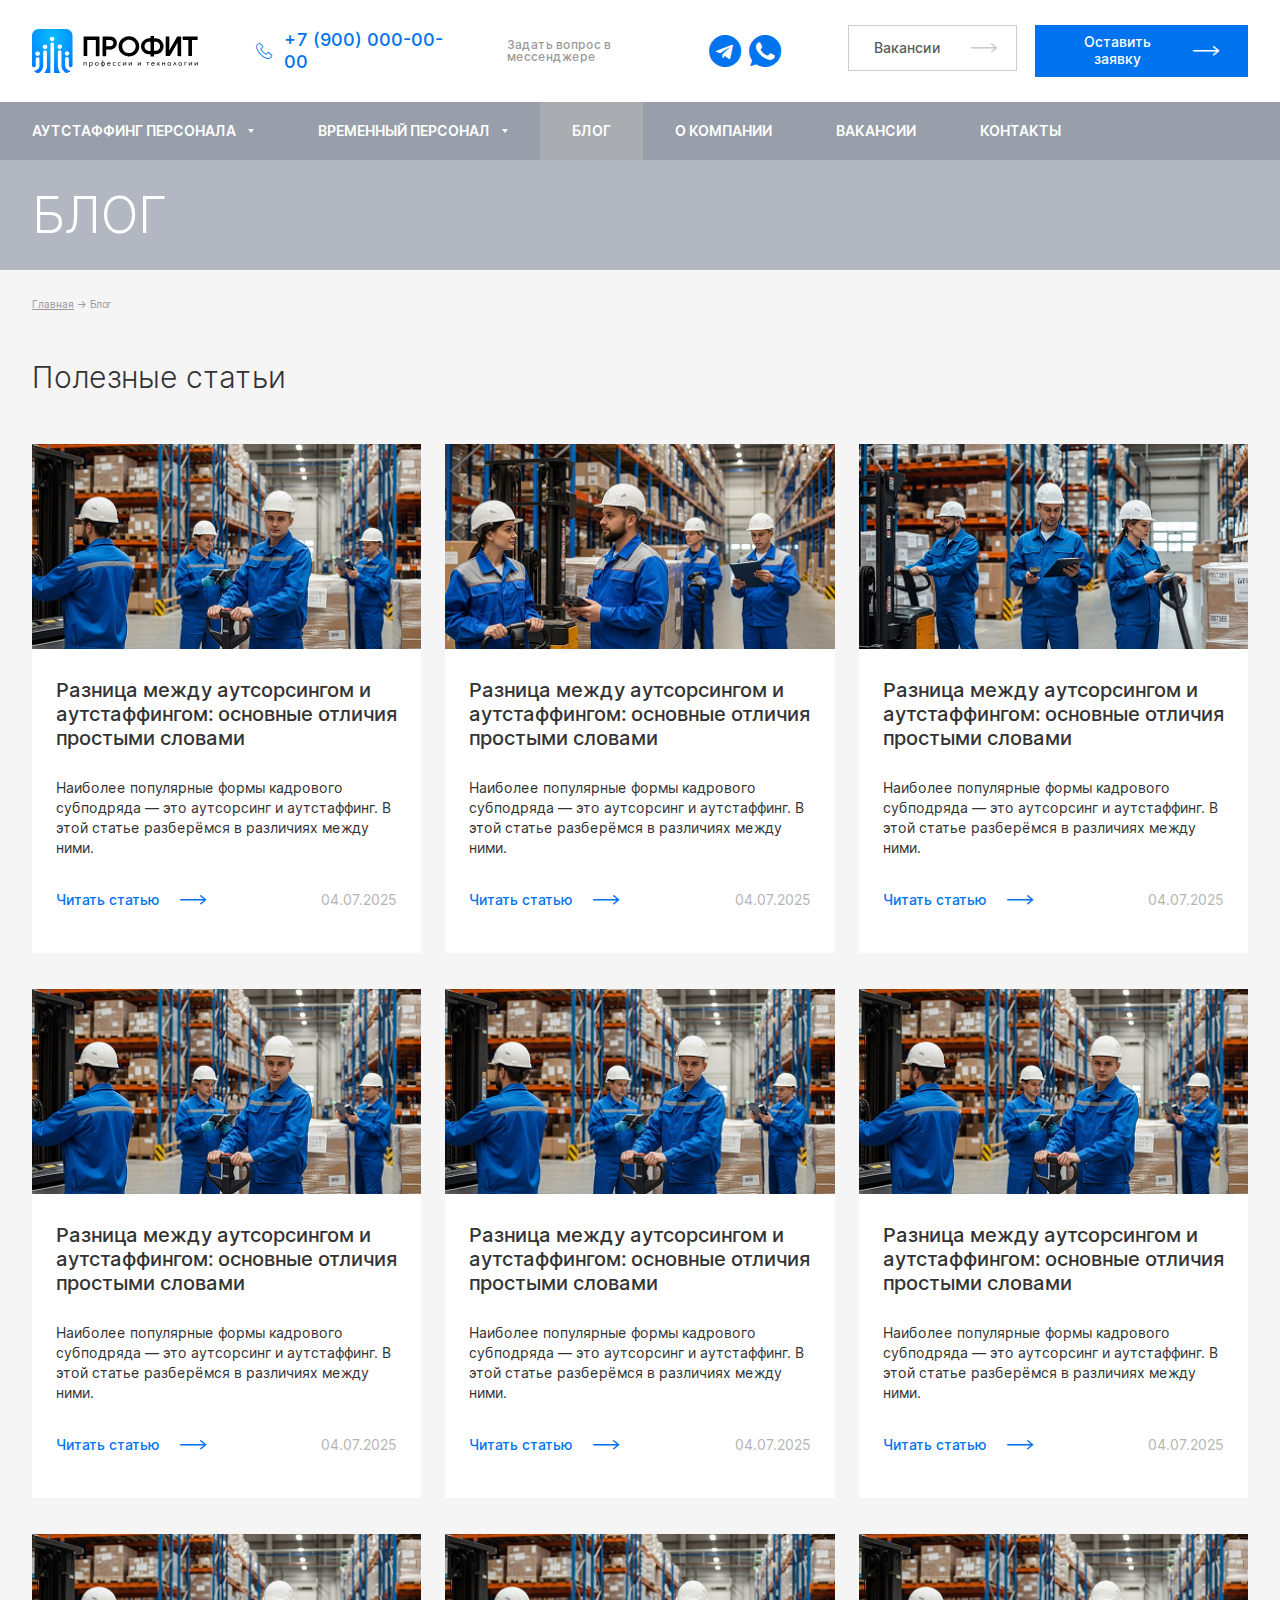
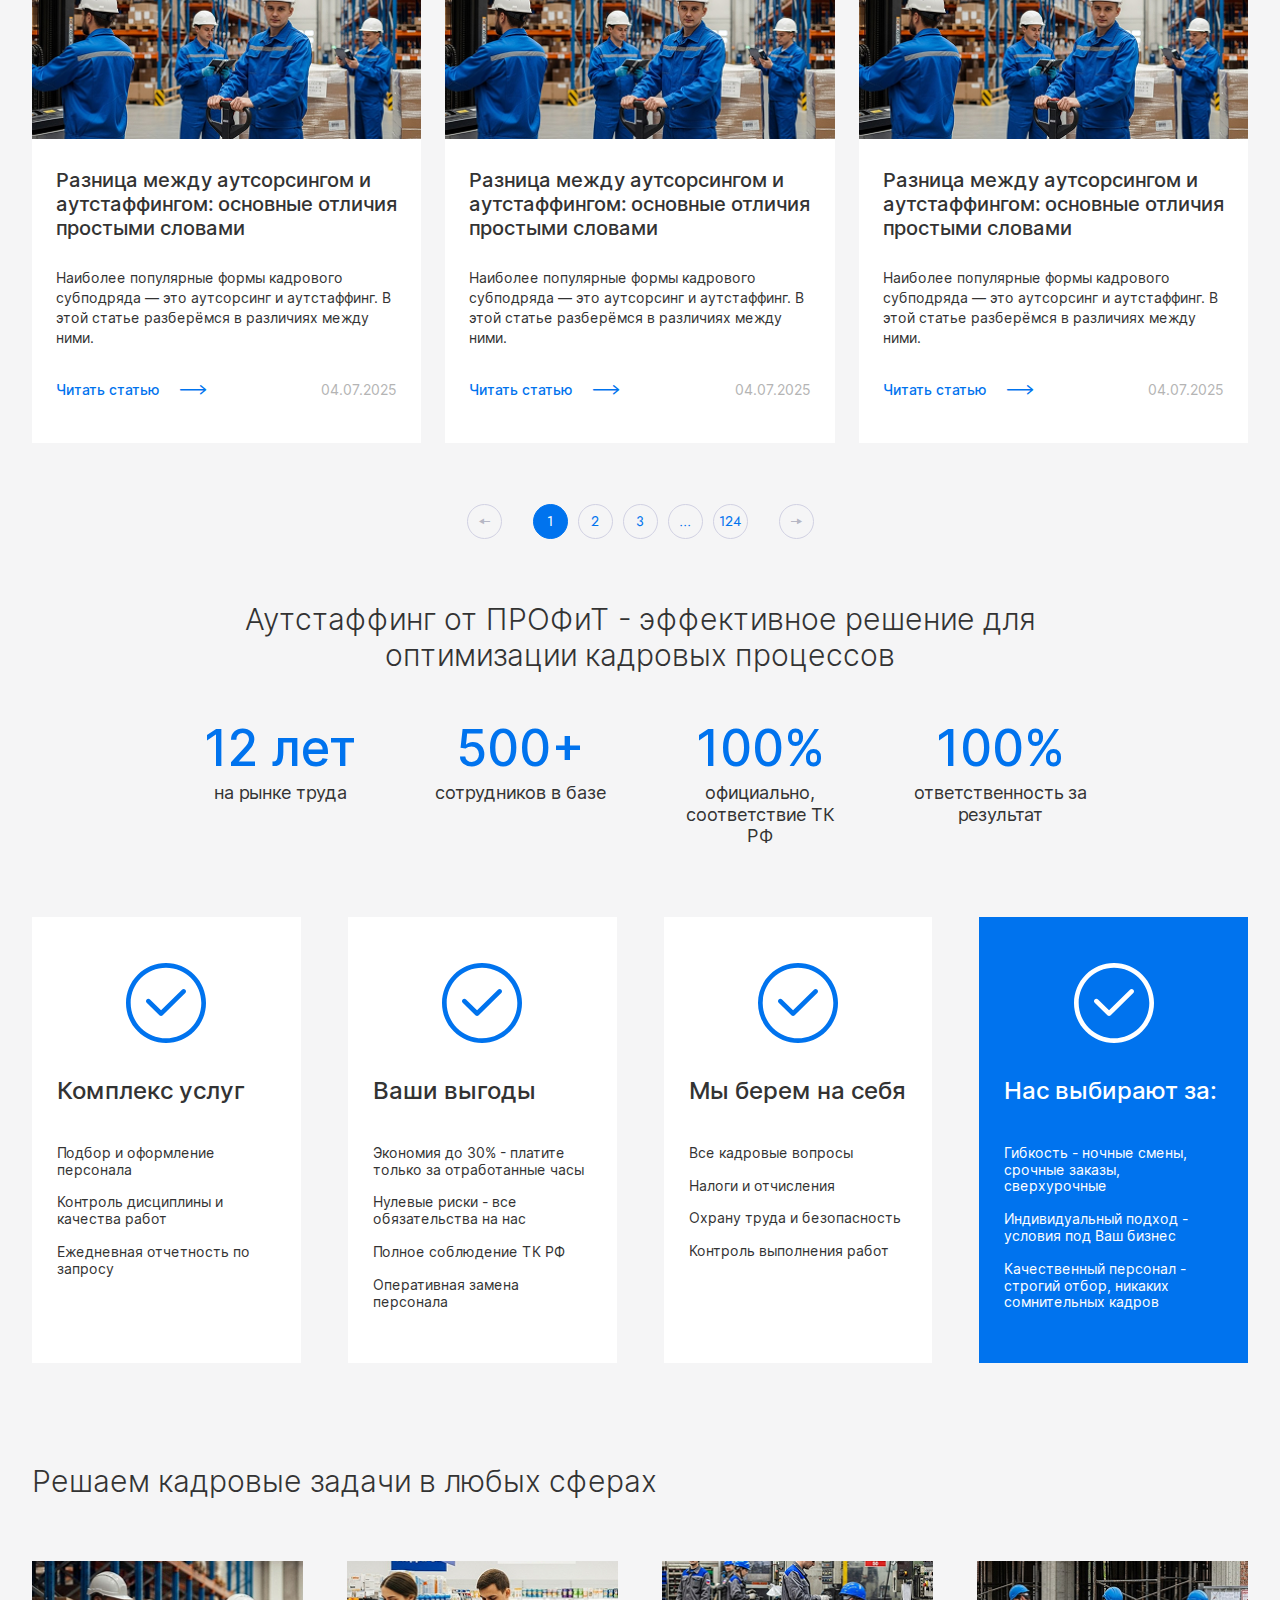
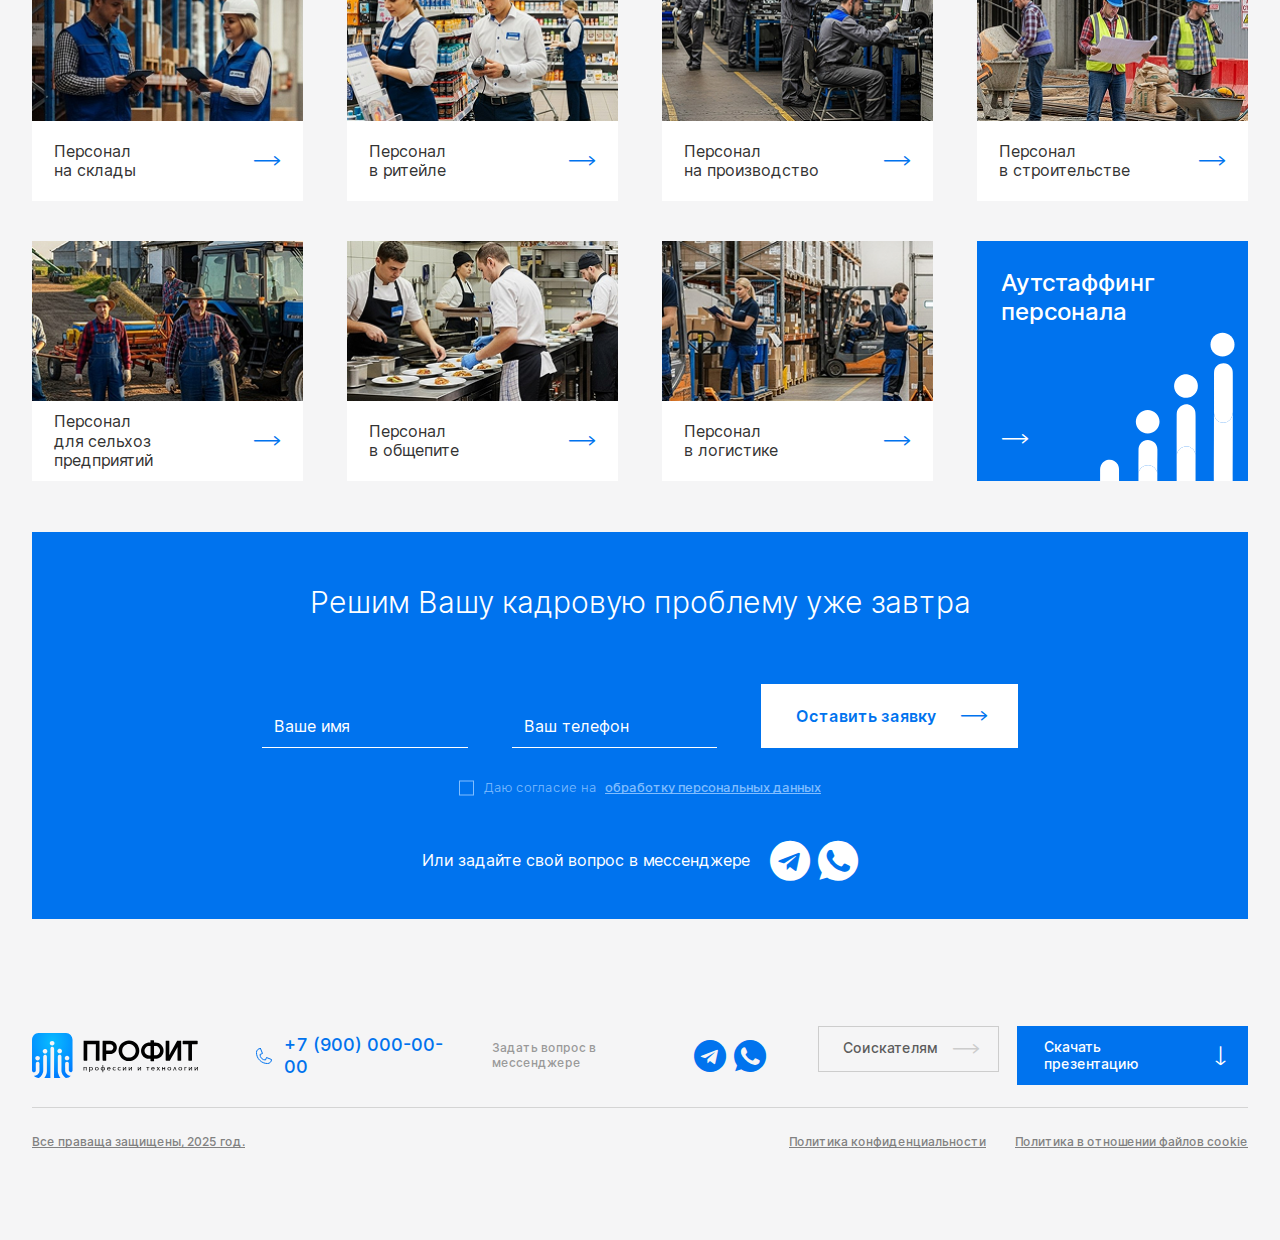
<file: blog.html>
<!DOCTYPE html>
<html lang="ru">
	<head>
		<title>Profit multipage</title>
		<meta name="description" content="Краткое емкое описание текста, включающее поисковые запросы пользователей. Тег <description> должен четко и ясно описывать суть содержания, лучше избегать вводных конструкций и общих фраз. Мета-тег <description> должен быть уникальным для каждой страницы сайта.">
		<meta name="keywords" content="ключевые фразы или слова через запятую (важно для SEO)"/>
		<meta charset="UTF-8"/>
		<meta name="viewport" content="width=device-width">
		<link rel="stylesheet" href="css/animate.css">
		<link rel="stylesheet" href="css/choices.min.css" type="text/css"/>
		<link rel="stylesheet" href="css/swiper-bundle.min.css"/>
		<link rel="stylesheet" href="css/slider.css">
		<link href="favicon.ico" rel="icon">
		<link href="css/style.css" rel="stylesheet" type="text/css"/>
	</head>
	<body>
		<div class="wrapper">
			<header class="header">
				<div class="header__container">
					<a href="#" class="header__logo">
						<img src="images/header/logo.svg" class="header__logo-image" alt=""/>
					</a>
					<div class="header__body">
						<div class="header__contacts">
							<a data-da=".menu__contacts, 767, first" href="tel:+7 (900) 000-00-00" class="header__phone">
								<i class="header__phone-icon _icon-header-phone"></i>
								<span class="header__phone-number">+7 (900) 000-00-00</span>
							</a>
							<div data-da=".menu__contacts, 767, last" class="header__social-media">
								<div class="header__social-media-description">Задать вопрос в мессенджере</div>
								<ul class="header__social-media-list">
									<li class="header__social-media-item"><a href="#" class="header__social-media-link _icon-telegram"></a></li>
									<li class="header__social-media-item"><a href="#" class="header__social-media-link _icon-whatsapp"></a></li>
								</ul>
							</div>
						</div>
						<div class="header__buttons">
							<a data-da=".menu__buttons, 767, first" href="#" class="header__button-first">
								<span class="header__button-first-text">Вакансии</span>
								<i class="header__button-first-icon _icon-arrow-right"></i>
							</a>
							<button data-da=".menu__buttons, 767, last" type="button" class="header__button">
								<span class="header__button-text">Оставить заявку</span>
								<i class="header__button-icon _icon-arrow-right"></i>
							</button>
						</div>

						<div class="menu__button-open-menu">
							<div class="menu__button-open-menu-text">МЕНЮ</div>
							<div class="menu__icon">
								<span></span>
							</div>
						</div>
					</div>
				</div>

				<div class="header__menu menu">
					<div class="menu__container">
						<nav class="menu__body">
							<ul class="menu__list">
								<li>
									<a href="#" class="menu__link menu__link_dropdown">аутстаффинг персонала</a>
									<span class="menu__arrow"></span>
									<ul class="menu__sub-list">
										<li>
											<a href="" class="menu__sub-link">Раздел страницы 1</a>
										</li>
										<li>
											<a href="" class="menu__sub-link">Раздел страницы 2</a>
										</li>
										<li>
											<a href="" class="menu__sub-link">Раздел страницы 3</a>
										</li>
									</ul>
								</li>
								<li>
									<a href="#" class="menu__link menu__link_dropdown">Временный персонал</a>
									<span class="menu__arrow"></span>
									<ul class="menu__sub-list">
										<li>
											<a href="" class="menu__sub-link">Раздел страницы 1</a>
										</li>
										<li>
											<a href="" class="menu__sub-link">Раздел страницы 2</a>
										</li>
										<li>
											<a href="" class="menu__sub-link">Раздел страницы 3</a>
										</li>
									</ul>
								</li>
								<li><a href="#" class="menu__link menu__link_active">блог</a></li>
								<li><a href="" class="menu__link">о компании</a></li>
								<li><a href="" class="menu__link">Вакансии</a></li>
								<li><a href="" class="menu__link">контакты</a></li>
							</ul>
							<div class="menu__contacts"></div>
							<div class="menu__buttons"></div>
						</nav>

						<div class="menu__mobile-form">
							<div class="menu__form-info">Персонал «под ключ»: подбор, налоги, замена и контроль — без вашего участия</div>
							<div class="menu__form-description">Оставьте контакты - перезвоним в течение 30 минут</div>
							<form action="#" method="post" class="menu__form mobile-form">
								<input id="name" type="text" name="name" class="mobile-form__input" placeholder="Ваше имя"/>
								<input id="phone" type="text" name="phone" class="mobile-form__input" placeholder="Ваш телефон"/>
								<button class="mobile-form__button">
									<span class="mobile-form__button-text">Оставить заявку</span>
									<i class="mobile-form__button-icon _icon-arrow-right"></i>
								</button>
								<div class="mobile-form__cneckbox checkbox">
									<input id="check-mobile-agreement" type="checkbox" class="checkbox__input"/>
									<label for="check-mobile-agreement" class="checkbox__label">Даю согласие на <span>обработку персональных данных</span></label>
								</div>
							</form>
						</div>
					</div>
				</div>
			</header>

			<main class="page">
				<section class="main-section-blog">
					<div class="main-section-blog__container">
						<h1 class="main-section-blog__title">Блог</h1>
					</div>
				</section>

				<nav class="breadcrumbs">
                    <ul class="breadcrumbs__list">
                        <li class="breadcrumbs__item"><a href="#" class="breadcrumbs__link">Главная</a></li>
                        <span class="breadcrumbs__separator">→</span>
                        <li class="breadcrumbs__item">Блог</li>
                    </ul>
                </nav>

				<section class="section-blog-articles">
					<div class="section-blog-articles__container">
						<h2 class="section-blog-articles__title">Полезные статьи</h2>
						<div class="section-blog-articles__body blog-articles">
							<article class="blog-articles__item">
								<a href="#" class="blog-articles__container-image">
									<img src="images/section-blog-articles/01.png" class="blog-articles__image" alt=""/>
								</a>
								<div class="blog-articles__body">
									<a href="#" class="blog-articles__title-link">
										<h2 class="blog-articles__title">Разница между аутсорсингом и аутстаффингом: основные отличия простыми словами</h2>
									</a>
									<p class="blog-articles__description">Наиболее популярные формы кадрового субподряда — это аутсорсинг и аутстаффинг. В этой статье разберёмся в различиях между ними.</p>
									<div class="blog-articles__bottom">
										<a href="#" class="blog-articles__link-to-article">
											<span class="blog-articles__link-to-article-text">Читать статью</span>
											<i class="blog-articles__link-to-article-icon _icon-arrow-right"></i>
										</a>
										<time class="blog-articles__date" datetime="04.07.2025">04.07.2025</time>
									</div>
								</div>
							</article>

							<article class="blog-articles__item">
								<a href="#" class="blog-articles__container-image">
									<img src="images/section-blog-articles/02.png" class="blog-articles__image" alt=""/>
								</a>
								<div class="blog-articles__body">
									<a href="#" class="blog-articles__title-link">
										<h2 class="blog-articles__title">Разница между аутсорсингом и аутстаффингом: основные отличия простыми словами</h2>
									</a>
									<p class="blog-articles__description">Наиболее популярные формы кадрового субподряда — это аутсорсинг и аутстаффинг. В этой статье разберёмся в различиях между ними.</p>
									<div class="blog-articles__bottom">
										<a href="#" class="blog-articles__link-to-article">
											<span class="blog-articles__link-to-article-text">Читать статью</span>
											<i class="blog-articles__link-to-article-icon _icon-arrow-right"></i>
										</a>
										<time class="blog-articles__date" datetime="04.07.2025">04.07.2025</time>
									</div>
								</div>
							</article>

							<article class="blog-articles__item">
								<a href="#" class="blog-articles__container-image">
									<img src="images/section-blog-articles/03.png" class="blog-articles__image" alt=""/>
								</a>
								<div class="blog-articles__body">
									<a href="#" class="blog-articles__title-link">
										<h2 class="blog-articles__title">Разница между аутсорсингом и аутстаффингом: основные отличия простыми словами</h2>
									</a>
									<p class="blog-articles__description">Наиболее популярные формы кадрового субподряда — это аутсорсинг и аутстаффинг. В этой статье разберёмся в различиях между ними.</p>
									<div class="blog-articles__bottom">
										<a href="#" class="blog-articles__link-to-article">
											<span class="blog-articles__link-to-article-text">Читать статью</span>
											<i class="blog-articles__link-to-article-icon _icon-arrow-right"></i>
										</a>
										<time class="blog-articles__date" datetime="04.07.2025">04.07.2025</time>
									</div>
								</div>
							</article>

							<article class="blog-articles__item">
								<a href="#" class="blog-articles__container-image">
									<img src="images/section-blog-articles/01.png" class="blog-articles__image" alt=""/>
								</a>
								<div class="blog-articles__body">
									<a href="#" class="blog-articles__title-link">
										<h2 class="blog-articles__title">Разница между аутсорсингом и аутстаффингом: основные отличия простыми словами</h2>
									</a>
									<p class="blog-articles__description">Наиболее популярные формы кадрового субподряда — это аутсорсинг и аутстаффинг. В этой статье разберёмся в различиях между ними.</p>
									<div class="blog-articles__bottom">
										<a href="#" class="blog-articles__link-to-article">
											<span class="blog-articles__link-to-article-text">Читать статью</span>
											<i class="blog-articles__link-to-article-icon _icon-arrow-right"></i>
										</a>
										<time class="blog-articles__date" datetime="04.07.2025">04.07.2025</time>
									</div>
								</div>
							</article>

							<article class="blog-articles__item">
								<a href="#" class="blog-articles__container-image">
									<img src="images/section-blog-articles/01.png" class="blog-articles__image" alt=""/>
								</a>
								<div class="blog-articles__body">
									<a href="#" class="blog-articles__title-link">
										<h2 class="blog-articles__title">Разница между аутсорсингом и аутстаффингом: основные отличия простыми словами</h2>
									</a>
									<p class="blog-articles__description">Наиболее популярные формы кадрового субподряда — это аутсорсинг и аутстаффинг. В этой статье разберёмся в различиях между ними.</p>
									<div class="blog-articles__bottom">
										<a href="#" class="blog-articles__link-to-article">
											<span class="blog-articles__link-to-article-text">Читать статью</span>
											<i class="blog-articles__link-to-article-icon _icon-arrow-right"></i>
										</a>
										<time class="blog-articles__date" datetime="04.07.2025">04.07.2025</time>
									</div>
								</div>
							</article>

							<article class="blog-articles__item">
								<a href="#" class="blog-articles__container-image">
									<img src="images/section-blog-articles/01.png" class="blog-articles__image" alt=""/>
								</a>
								<div class="blog-articles__body">
									<a href="#" class="blog-articles__title-link">
										<h2 class="blog-articles__title">Разница между аутсорсингом и аутстаффингом: основные отличия простыми словами</h2>
									</a>
									<p class="blog-articles__description">Наиболее популярные формы кадрового субподряда — это аутсорсинг и аутстаффинг. В этой статье разберёмся в различиях между ними.</p>
									<div class="blog-articles__bottom">
										<a href="#" class="blog-articles__link-to-article">
											<span class="blog-articles__link-to-article-text">Читать статью</span>
											<i class="blog-articles__link-to-article-icon _icon-arrow-right"></i>
										</a>
										<time class="blog-articles__date" datetime="04.07.2025">04.07.2025</time>
									</div>
								</div>
							</article>

							<article class="blog-articles__item">
								<a href="#" class="blog-articles__container-image">
									<img src="images/section-blog-articles/01.png" class="blog-articles__image" alt=""/>
								</a>
								<div class="blog-articles__body">
									<a href="#" class="blog-articles__title-link">
										<h2 class="blog-articles__title">Разница между аутсорсингом и аутстаффингом: основные отличия простыми словами</h2>
									</a>
									<p class="blog-articles__description">Наиболее популярные формы кадрового субподряда — это аутсорсинг и аутстаффинг. В этой статье разберёмся в различиях между ними.</p>
									<div class="blog-articles__bottom">
										<a href="#" class="blog-articles__link-to-article">
											<span class="blog-articles__link-to-article-text">Читать статью</span>
											<i class="blog-articles__link-to-article-icon _icon-arrow-right"></i>
										</a>
										<time class="blog-articles__date" datetime="04.07.2025">04.07.2025</time>
									</div>
								</div>
							</article>

							<article class="blog-articles__item">
								<a href="#" class="blog-articles__container-image">
									<img src="images/section-blog-articles/01.png" class="blog-articles__image" alt=""/>
								</a>
								<div class="blog-articles__body">
									<a href="#" class="blog-articles__title-link">
										<h2 class="blog-articles__title">Разница между аутсорсингом и аутстаффингом: основные отличия простыми словами</h2>
									</a>
									<p class="blog-articles__description">Наиболее популярные формы кадрового субподряда — это аутсорсинг и аутстаффинг. В этой статье разберёмся в различиях между ними.</p>
									<div class="blog-articles__bottom">
										<a href="#" class="blog-articles__link-to-article">
											<span class="blog-articles__link-to-article-text">Читать статью</span>
											<i class="blog-articles__link-to-article-icon _icon-arrow-right"></i>
										</a>
										<time class="blog-articles__date" datetime="04.07.2025">04.07.2025</time>
									</div>
								</div>
							</article>

							<article class="blog-articles__item">
								<a href="#" class="blog-articles__container-image">
									<img src="images/section-blog-articles/01.png" class="blog-articles__image" alt=""/>
								</a>
								<div class="blog-articles__body">
									<a href="#" class="blog-articles__title-link">
										<h2 class="blog-articles__title">Разница между аутсорсингом и аутстаффингом: основные отличия простыми словами</h2>
									</a>
									<p class="blog-articles__description">Наиболее популярные формы кадрового субподряда — это аутсорсинг и аутстаффинг. В этой статье разберёмся в различиях между ними.</p>
									<div class="blog-articles__bottom">
										<a href="#" class="blog-articles__link-to-article">
											<span class="blog-articles__link-to-article-text">Читать статью</span>
											<i class="blog-articles__link-to-article-icon _icon-arrow-right"></i>
										</a>
										<time class="blog-articles__date" datetime="04.07.2025">04.07.2025</time>
									</div>
								</div>
							</article>
						</div>
					</div>
				</section>

				<nav class="pagination">
					<a href="#" class="pagination__button pagination__button_prev _icon-arrow-small-prev"></a>
					<ul class="pagination__list">
						<li class="pagination__item pagination__item_now">1</li>
						<li class="pagination__item"><a href="#" class="pagination__item-link">2</a></li>
						<li class="pagination__item"><a href="#" class="pagination__item-link">3</a></li>
						<li class="pagination__item"><a href="#" class="pagination__item-link">...</a></li>
						<li class="pagination__item"><a href="#" class="pagination__item-link">124</a></li>
					</ul>
					<a href="#" class="pagination__button pagination__button_next _icon-arrow-small-next"></a>
				</nav>

				<section class="section-our-advantages">
					<div class="section-our-advantages__container">
						<h2 class="section-our-advantages__title">Аутстаффинг от ПРОФиТ<span> - эффективное решение для оптимизации кадровых процессов</span></h2>
						<ul class="section-our-advantages__advantages-list">
							<li class="section-our-advantages__advantages-item">
								<div class="section-our-advantages__advantages-meaning">12 лет</div>
								<div class="section-our-advantages__advantages-description">на рынке труда</div>
							</li>
							<li class="section-our-advantages__advantages-item">
								<div class="section-our-advantages__advantages-meaning">500+</div>
								<div class="section-our-advantages__advantages-description">сотрудников в базе</div>
							</li>
							<li class="section-our-advantages__advantages-item">
								<div class="section-our-advantages__advantages-meaning">100%</div>
								<div class="section-our-advantages__advantages-description">официально, соответствие ТК РФ</div>
							</li>
							<li class="section-our-advantages__advantages-item">
								<div class="section-our-advantages__advantages-meaning">100%</div>
								<div class="section-our-advantages__advantages-description">ответственность за результат</div>
							</li>
						</ul>
						<div class="section-our-advantages__cards cards-advantages">
							<div class="cards-advantages__item">
								<div class="cards-advantages__container-image">
									<img src="images/cards-advantages/01.svg" class="cards-advantages__image" alt="">
								</div>
								<h4 class="cards-advantages__title">Комплекс услуг</h4>
								<ul class="cards-advantages__list">
									<li class="cards-advantages__list-item">Подбор и оформление персонала</li>
									<li class="cards-advantages__list-item">Контроль дисциплины и качества работ</li>
									<li class="cards-advantages__list-item">Ежедневная отчетность по запросу</li>
								</ul>
							</div>
							<div class="cards-advantages__item">
								<div class="cards-advantages__container-image">
									<img src="images/cards-advantages/01.svg" class="cards-advantages__image" alt="">
								</div>
								<h4 class="cards-advantages__title">Ваши выгоды</h4>
								<ul class="cards-advantages__list">
									<li class="cards-advantages__list-item">Экономия до 30% - платите только за отработанные часы</li>
									<li class="cards-advantages__list-item">Нулевые риски - все обязательства на нас</li>
									<li class="cards-advantages__list-item">Полное соблюдение ТК РФ</li>
									<li class="cards-advantages__list-item">Оперативная замена персонала</li>
								</ul>
							</div>
							<div class="cards-advantages__item">
								<div class="cards-advantages__container-image">
									<img src="images/cards-advantages/01.svg" class="cards-advantages__image" alt="">
								</div>
								<h4 class="cards-advantages__title">Мы берем на себя</h4>
								<ul class="cards-advantages__list">
									<li class="cards-advantages__list-item">Все кадровые вопросы</li>
									<li class="cards-advantages__list-item">Налоги и отчисления</li>
									<li class="cards-advantages__list-item">Охрану труда и безопасность</li>
									<li class="cards-advantages__list-item">Контроль выполнения работ</li>
								</ul>
							</div>
							<div class="cards-advantages__item cards-advantages__item_active">
								<div class="cards-advantages__container-image">
									<img src="images/cards-advantages/02.svg" class="cards-advantages__image" alt="">
								</div>
								<h4 class="cards-advantages__title">Нас выбирают за:</h4>
								<ul class="cards-advantages__list">
									<li class="cards-advantages__list-item">Гибкость - ночные смены, срочные заказы, сверхурочные</li>
									<li class="cards-advantages__list-item">Индивидуальный подход - условия под Ваш бизнес</li>
									<li class="cards-advantages__list-item">Качественный персонал - строгий отбор, никаких сомнительных кадров</li>
								</ul>
							</div>
						</div>
					</div>
				</section>

				<section class="section-areas">
					<div class="section-areas__container">
						<h2 class="section-areas__title">Решаем кадровые задачи в любых сферах</h2>
						<div class="section-areas__cards areas-cards">
							<div class="areas-cards__item">
								<div class="areas-cards__container-image">
									<img src="images/areas-cards/01.png" class="areas-cards__image" alt="">
								</div>
								<div class="areas-cards__bottom">
									<h2 class="areas-cards__text">Персонал <br> на склады</h2>
									<i class="areas-cards__icon _icon-arrow-right"></i>
								</div>
							</div>
							<div class="areas-cards__item">
								<div class="areas-cards__container-image">
									<img src="images/areas-cards/02.png" class="areas-cards__image" alt="">
								</div>
								<div class="areas-cards__bottom">
									<h2 class="areas-cards__text">Персонал <br> в ритейле</h2>
									<i class="areas-cards__icon _icon-arrow-right"></i>
								</div>
							</div>
							<div class="areas-cards__item">
								<div class="areas-cards__container-image">
									<img src="images/areas-cards/03.png" class="areas-cards__image" alt="">
								</div>
								<div class="areas-cards__bottom">
									<h2 class="areas-cards__text">Персонал <br> на производство</h2>
									<i class="areas-cards__icon _icon-arrow-right"></i>
								</div>
							</div>
							<div class="areas-cards__item">
								<div class="areas-cards__container-image">
									<img src="images/areas-cards/04.png" class="areas-cards__image" alt="">
								</div>
								<div class="areas-cards__bottom">
									<h2 class="areas-cards__text">Персонал <br> в строительстве</h2>
									<i class="areas-cards__icon _icon-arrow-right"></i>
								</div>
							</div>
							<div class="areas-cards__item">
								<div class="areas-cards__container-image">
									<img src="images/areas-cards/05.png" class="areas-cards__image" alt="">
								</div>
								<div class="areas-cards__bottom">
									<h2 class="areas-cards__text">Персонал <br> для сельхоз предприятий</h2>
									<i class="areas-cards__icon _icon-arrow-right"></i>
								</div>
							</div>
							<div class="areas-cards__item">
								<div class="areas-cards__container-image">
									<img src="images/areas-cards/06.png" class="areas-cards__image" alt="">
								</div>
								<div class="areas-cards__bottom">
									<h2 class="areas-cards__text">Персонал <br> в общепите</h2>
									<i class="areas-cards__icon _icon-arrow-right"></i>
								</div>
							</div>
							<div class="areas-cards__item">
								<div class="areas-cards__container-image">
									<img src="images/areas-cards/07.png" class="areas-cards__image" alt="">
								</div>
								<div class="areas-cards__bottom">
									<h2 class="areas-cards__text">Персонал <br> в логистике</h2>
									<i class="areas-cards__icon _icon-arrow-right"></i>
								</div>
							</div>
							<div class="areas-cards__item areas-card-main">
								<div class="areas-card-main__content">
									<h2 class="areas-card-main__text">Аутстаффинг персонала</h2>
									<i class="areas-card-main__icon _icon-arrow-right"></i>
								</div>
								<img src="images/areas-cards/decoration.svg" class="areas-card-main__image" alt="">
							</div>
						</div>
					</div>
				</section>

				<section id="basis-form" class="section-basis-form">
					<div class="section-basis-form__container">
						<div class="section-basis-form__body">
							<h2 class="section-basis-form__title">Решим Вашу кадровую проблему уже завтра</h2>
							<form action="#" class="section-basis-form__form basis-form">
								<div class="basis-form__container">
									<input type="text" name="name" class="basis-form__input" placeholder="Ваше имя">
									<input type="tel" name="phone" class="basis-form__input" placeholder="Ваш телефон">
									<button class="basis-form__button">
										<span class="basis-form__button-text">Оставить заявку</span>
										<i class="basis-form__button-icon _icon-arrow-right"></i>
									</button>
								</div>
								<div class="basis-form__cneckbox checkbox">
									<input id="check-basis-form-agreement" type="checkbox" class="checkbox__input">
									<label for="check-basis-form-agreement" class="checkbox__label">Даю согласие на <span>обработку персональных данных</span></label>
								</div>
							</form>
							<div class="section-basis-form__contacts">
								<div class="section-basis-form__contacts-text">Или задайте свой вопрос в мессенджере</div>
								<ul class="section-basis-form__contacts-list">
									<li class="section-basis-form__contacts-item"><a href="#" class="section-basis-form__contacts-link _icon-telegram"></a></li>
									<li class="section-basis-form__contacts-item"><a href="#" class="section-basis-form__contacts-link _icon-whatsapp"></a></li>
								</ul>
							</div>
						</div>
					</div>
				</section>
			</main>

			<footer class="footer">
				<div class="footer__container">
					<div class="footer__head">
						<a href="#" class="footer__logo">
							<img src="images/footer/logo.svg" class="footer__logo-image" alt=""/>
						</a>
						<div class="footer__body">
							<div class="footer__contacts">
								<a href="tel:" class="footer__phone">
									<img src="images/footer/footer-phone.svg" class="footer__phone-icon" alt=""/>
									<span class="footer__phone-text">+7 (900) 000-00-00</span>
								</a>
								<div class="footer__social-media">
									<div class="footer__social-media-text">Задать вопрос в мессенджере</div>
									<ul class="footer__social-media-list">
										<li class="footer__social-media-item"><a href="#" class="footer__social-media-link _icon-telegram"></a></li>
										<li class="footer__social-media-item"><a href="#" class="footer__social-media-link _icon-whatsapp"></a></li>
									</ul>
								</div>
							</div>
							<div class="footer__buttons">
								<a href="#" class="footer__button-first">
									<span class="footer__button-first-text">Соискателям</span>
									<i class="footer__button-first-icon _icon-arrow-right"></i>
								</a>
								<a href="#" class="footer__button-second">
									<span class="footer__button-second-text">Скачать презентацию</span>
									<i class="footer__button-second-icon _icon-arrow-down"></i>
								</a>
							</div>
						</div>
					</div>
					<div class="footer__bottom">
						<div class="footer__bottom-copy">
							<a href="#" class="footer__bottom-copy-link">Все праваща защищены, 2025 год.</a>
						</div>
						<ul class="footer__bottom-politics">
							<li class="footer__bottom-politics-item"><a href="#" class="footer__bottom-politics-link">Политика конфиденциальности</a></li>
							<li class="footer__bottom-politics-item"><a href="#" class="footer__bottom-politics-link">Политика в отношении файлов cookie</a></li>
						</ul>
					</div>
				</div>
			</footer>
		</div>
		
		<!--Подключаем jQuery.-->
		<script src="js/jquery-3.6.0.min.js"></script>

		<!--Подключаем слайдер Swiper.-->
		<script src="js/swiper-bundle.min.js"></script>
		
		<!--Подключаем анимации wow.js-->
		<script src="js/wow.min.js"></script>
        <script src="js/wow.js"></script>

		<!--Кастомный селект-->
		<script src="js/choices.min.js"></script>

		<!--Подключаем файл скриптов.-->
		<script src="js/script.js"></script>
	</body>
</html>
</file>
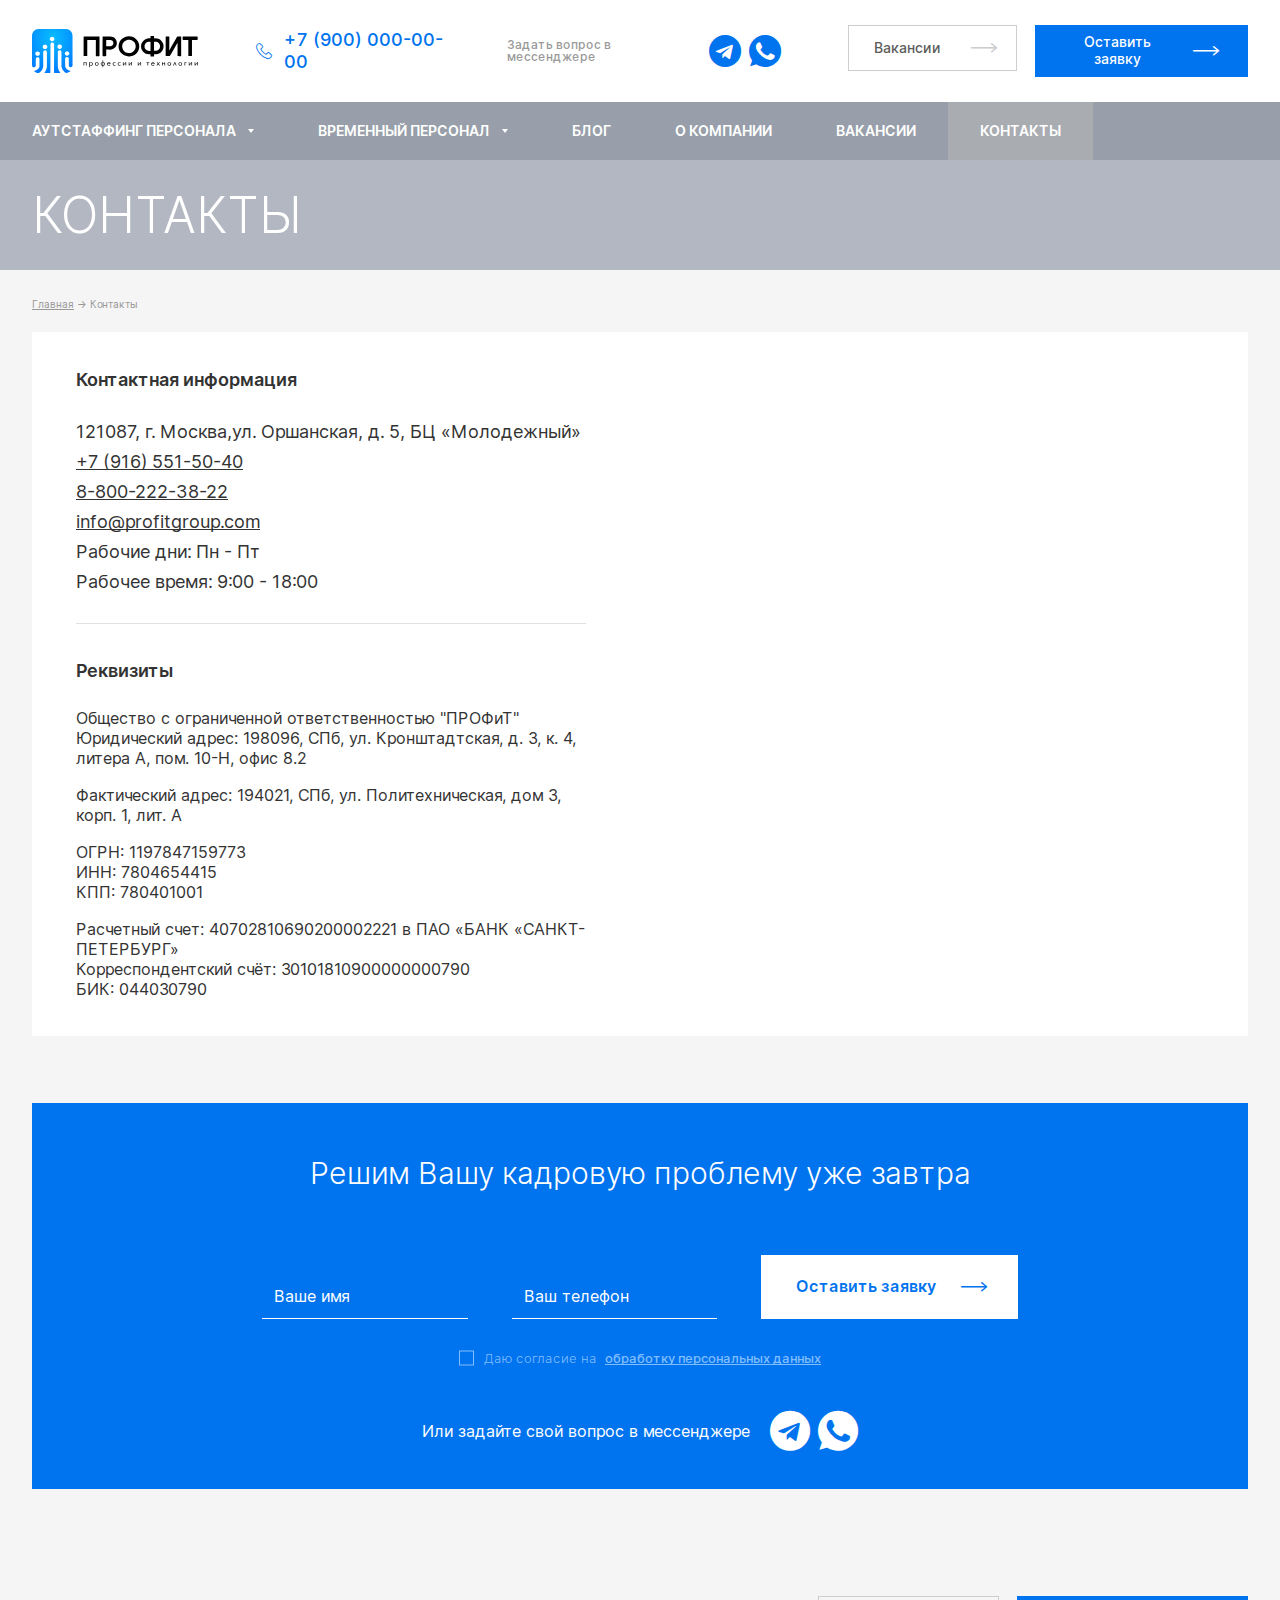
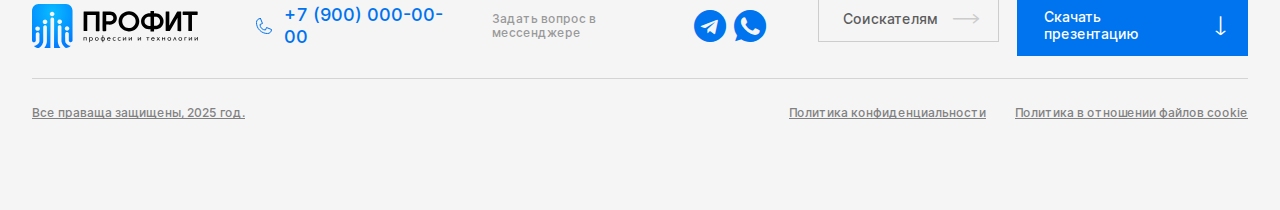
<file: contacts.html>
<!DOCTYPE html>
<html lang="ru">
	<head>
		<title>Profit multipage</title>
		<meta name="description" content="Краткое емкое описание текста, включающее поисковые запросы пользователей. Тег <description> должен четко и ясно описывать суть содержания, лучше избегать вводных конструкций и общих фраз. Мета-тег <description> должен быть уникальным для каждой страницы сайта.">
		<meta name="keywords" content="ключевые фразы или слова через запятую (важно для SEO)"/>
		<meta charset="UTF-8"/>
		<meta name="viewport" content="width=device-width">
		<link rel="stylesheet" href="css/animate.css">
		<link rel="stylesheet" href="css/choices.min.css" type="text/css"/>
		<link rel="stylesheet" href="css/swiper-bundle.min.css"/>
		<link rel="stylesheet" href="css/slider.css">
		<link href="favicon.ico" rel="icon">
		<link href="css/style.css" rel="stylesheet" type="text/css"/>
	</head>
	<body>
		<div class="wrapper">
			<header class="header">
				<div class="header__container">
					<a href="#" class="header__logo">
						<img src="images/header/logo.svg" class="header__logo-image" alt=""/>
					</a>
					<div class="header__body">
						<div class="header__contacts">
							<a data-da=".menu__contacts, 767, first" href="tel:+7 (900) 000-00-00" class="header__phone">
								<i class="header__phone-icon _icon-header-phone"></i>
								<span class="header__phone-number">+7 (900) 000-00-00</span>
							</a>
							<div data-da=".menu__contacts, 767, last" class="header__social-media">
								<div class="header__social-media-description">Задать вопрос в мессенджере</div>
								<ul class="header__social-media-list">
									<li class="header__social-media-item"><a href="#" class="header__social-media-link _icon-telegram"></a></li>
									<li class="header__social-media-item"><a href="#" class="header__social-media-link _icon-whatsapp"></a></li>
								</ul>
							</div>
						</div>
						<div class="header__buttons">
							<a data-da=".menu__buttons, 767, first" href="#" class="header__button-first">
								<span class="header__button-first-text">Вакансии</span>
								<i class="header__button-first-icon _icon-arrow-right"></i>
							</a>
							<button data-da=".menu__buttons, 767, last" type="button" class="header__button">
								<span class="header__button-text">Оставить заявку</span>
								<i class="header__button-icon _icon-arrow-right"></i>
							</button>
						</div>

						<div class="menu__button-open-menu">
							<div class="menu__button-open-menu-text">МЕНЮ</div>
							<div class="menu__icon">
								<span></span>
							</div>
						</div>
					</div>
				</div>

				<div class="header__menu menu">
					<div class="menu__container">
						<nav class="menu__body">
							<ul class="menu__list">
								<li>
									<a href="#" class="menu__link menu__link_dropdown">аутстаффинг персонала</a>
									<span class="menu__arrow"></span>
									<ul class="menu__sub-list">
										<li>
											<a href="" class="menu__sub-link">Раздел страницы 1</a>
										</li>
										<li>
											<a href="" class="menu__sub-link">Раздел страницы 2</a>
										</li>
										<li>
											<a href="" class="menu__sub-link">Раздел страницы 3</a>
										</li>
									</ul>
								</li>
								<li>
									<a href="#" class="menu__link menu__link_dropdown">Временный персонал</a>
									<span class="menu__arrow"></span>
									<ul class="menu__sub-list">
										<li>
											<a href="" class="menu__sub-link">Раздел страницы 1</a>
										</li>
										<li>
											<a href="" class="menu__sub-link">Раздел страницы 2</a>
										</li>
										<li>
											<a href="" class="menu__sub-link">Раздел страницы 3</a>
										</li>
									</ul>
								</li>
								<li><a href="#" class="menu__link">блог</a></li>
								<li><a href="" class="menu__link">о компании</a></li>
								<li><a href="" class="menu__link">Вакансии</a></li>
								<li><a href="" class="menu__link menu__link_active">контакты</a></li>
							</ul>
							<div class="menu__contacts"></div>
							<div class="menu__buttons"></div>
						</nav>

						<div class="menu__mobile-form">
							<div class="menu__form-info">Персонал «под ключ»: подбор, налоги, замена и контроль — без вашего участия</div>
							<div class="menu__form-description">Оставьте контакты - перезвоним в течение 30 минут</div>
							<form action="#" method="post" class="menu__form mobile-form">
								<input id="name" type="text" name="name" class="mobile-form__input" placeholder="Ваше имя"/>
								<input id="phone" type="text" name="phone" class="mobile-form__input" placeholder="Ваш телефон"/>
								<button class="mobile-form__button">
									<span class="mobile-form__button-text">Оставить заявку</span>
									<i class="mobile-form__button-icon _icon-arrow-right"></i>
								</button>
								<div class="mobile-form__cneckbox checkbox">
									<input id="check-mobile-agreement" type="checkbox" class="checkbox__input"/>
									<label for="check-mobile-agreement" class="checkbox__label">Даю согласие на <span>обработку персональных данных</span></label>
								</div>
							</form>
						</div>
					</div>
				</div>
			</header>

			<main class="page">
				<section class="main-section-blog">
					<div class="main-section-blog__container">
						<h1 class="main-section-blog__title">Контакты</h1>
					</div>
				</section>

				<nav class="breadcrumbs">
                    <ul class="breadcrumbs__list">
                        <li class="breadcrumbs__item"><a href="#" class="breadcrumbs__link">Главная</a></li>
                        <span class="breadcrumbs__separator">→</span>
                        <li class="breadcrumbs__item">Контакты</li>
                    </ul>
                </nav>

				<section class="section-contacts">
                    <div class="section-contacts__container">
                        <div class="section-contacts__body">
                            <div class="section-contacts__info">
                                <div class="section-contacts__info-card">
                                    <div class="section-contacts__title">Контактная информация</div>
                                    <div class="section-contacts__info-body">
                                        <div class="section-contacts__address">121087, г. Москва,ул. Оршанская, д. 5, БЦ «Молодежный»</div>
                                        <a href="#" class="section-contacts__link">+7 (916) 551-50-40</a>
                                        <a href="#" class="section-contacts__link">8-800-222-38-22</a>
                                        <a href="#" class="section-contacts__link">info@profitgroup.com</a>
                                        <div class="section-contacts__info-time-work">
                                            <div class="section-contacts__work-time-text">Рабочие дни: </div>
                                            <time datetime="Пн - Пт" class="section-contacts__work-time">Пн - Пт</time>
                                        </div>
                                        <div class="section-contacts__info-time-work">
                                            <div class="section-contacts__work-time-text">Рабочее время: </div>
                                            <time datetime="9:00 - 18:00" class="section-contacts__work-time">9:00 - 18:00</time>
                                        </div>
                                    </div>
                                </div>
                                <div class="section-contacts__info-card">
                                    <div class="section-contacts__title">Реквизиты</div>
                                    <div class="section-contacts__info-body">
                                        <div class="section-contacts__info-details">Общество с ограниченной ответственностью "ПРОФиТ" <br/> Юридический адрес: 198096, СПб, ул. Кронштадтская, д. 3, к. 4, литера А, пом. 10-Н, офис 8.2</div>
                                        <div class="section-contacts__info-details">Фактический адрес: 194021, СПб, ул. Политехническая, дом 3, корп. 1, лит. А</div>
                                        <div class="section-contacts__info-details">
                                            ОГРН: 1197847159773
                                            <br/>
                                            ИНН: 7804654415
                                            <br/>
                                            КПП: 780401001
                                        </div>
                                        <div class="section-contacts__info-details">
                                            Расчетный счет: 40702810690200002221 в ПАО «БАНК «САНКТ-ПЕТЕРБУРГ»
                                            <br/>
                                            Корреспондентский счёт: 30101810900000000790
                                            <br/>
                                            БИК: 044030790
                                        </div>
                                    </div>
                                </div>
                            </div>
                            <iframe src="https://www.google.com/maps/embed?pb=!1m14!1m12!1m3!1d86674.39590442598!2d37.630410449155534!3d55.75171981786302!2m3!1f0!2f0!3f0!3m2!1i1024!2i768!4f13.1!5e0!3m2!1sru!2sru!4v1753694642005!5m2!1sru!2sru" width="600" height="450" style="border:0;" allowfullscreen="" loading="lazy" referrerpolicy="no-referrer-when-downgrade"></iframe>
                        </div>
                    </div>
                </section>

                <section id="basis-form" class="section-basis-form">
					<div class="section-basis-form__container">
						<div class="section-basis-form__body">
							<h2 class="section-basis-form__title">Решим Вашу кадровую проблему уже завтра</h2>
							<form action="#" class="section-basis-form__form basis-form">
								<div class="basis-form__container">
									<input type="text" name="name" class="basis-form__input" placeholder="Ваше имя">
									<input type="tel" name="phone" class="basis-form__input" placeholder="Ваш телефон">
									<button class="basis-form__button">
										<span class="basis-form__button-text">Оставить заявку</span>
										<i class="basis-form__button-icon _icon-arrow-right"></i>
									</button>
								</div>
								<div class="basis-form__cneckbox checkbox">
									<input id="check-basis-form-agreement" type="checkbox" class="checkbox__input">
									<label for="check-basis-form-agreement" class="checkbox__label">Даю согласие на <span>обработку персональных данных</span></label>
								</div>
							</form>
							<div class="section-basis-form__contacts">
								<div class="section-basis-form__contacts-text">Или задайте свой вопрос в мессенджере</div>
								<ul class="section-basis-form__contacts-list">
									<li class="section-basis-form__contacts-item"><a href="#" class="section-basis-form__contacts-link _icon-telegram"></a></li>
									<li class="section-basis-form__contacts-item"><a href="#" class="section-basis-form__contacts-link _icon-whatsapp"></a></li>
								</ul>
							</div>
						</div>
					</div>
				</section>
			</main>

			<footer class="footer">
				<div class="footer__container">
					<div class="footer__head">
						<a href="#" class="footer__logo">
							<img src="images/footer/logo.svg" class="footer__logo-image" alt=""/>
						</a>
						<div class="footer__body">
							<div class="footer__contacts">
								<a href="tel:" class="footer__phone">
									<img src="images/footer/footer-phone.svg" class="footer__phone-icon" alt=""/>
									<span class="footer__phone-text">+7 (900) 000-00-00</span>
								</a>
								<div class="footer__social-media">
									<div class="footer__social-media-text">Задать вопрос в мессенджере</div>
									<ul class="footer__social-media-list">
										<li class="footer__social-media-item"><a href="#" class="footer__social-media-link _icon-telegram"></a></li>
										<li class="footer__social-media-item"><a href="#" class="footer__social-media-link _icon-whatsapp"></a></li>
									</ul>
								</div>
							</div>
							<div class="footer__buttons">
								<a href="#" class="footer__button-first">
									<span class="footer__button-first-text">Соискателям</span>
									<i class="footer__button-first-icon _icon-arrow-right"></i>
								</a>
								<a href="#" class="footer__button-second">
									<span class="footer__button-second-text">Скачать презентацию</span>
									<i class="footer__button-second-icon _icon-arrow-down"></i>
								</a>
							</div>
						</div>
					</div>
					<div class="footer__bottom">
						<div class="footer__bottom-copy">
							<a href="#" class="footer__bottom-copy-link">Все праваща защищены, 2025 год.</a>
						</div>
						<ul class="footer__bottom-politics">
							<li class="footer__bottom-politics-item"><a href="#" class="footer__bottom-politics-link">Политика конфиденциальности</a></li>
							<li class="footer__bottom-politics-item"><a href="#" class="footer__bottom-politics-link">Политика в отношении файлов cookie</a></li>
						</ul>
					</div>
				</div>
			</footer>
		</div>
		
		<!--Подключаем jQuery.-->
		<script src="js/jquery-3.6.0.min.js"></script>

		<!--Подключаем слайдер Swiper.-->
		<script src="js/swiper-bundle.min.js"></script>
		
		<!--Подключаем анимации wow.js-->
		<script src="js/wow.min.js"></script>
        <script src="js/wow.js"></script>

		<!--Кастомный селект-->
		<script src="js/choices.min.js"></script>

		<!--Подключаем файл скриптов.-->
		<script src="js/script.js"></script>
	</body>
</html>
</file>
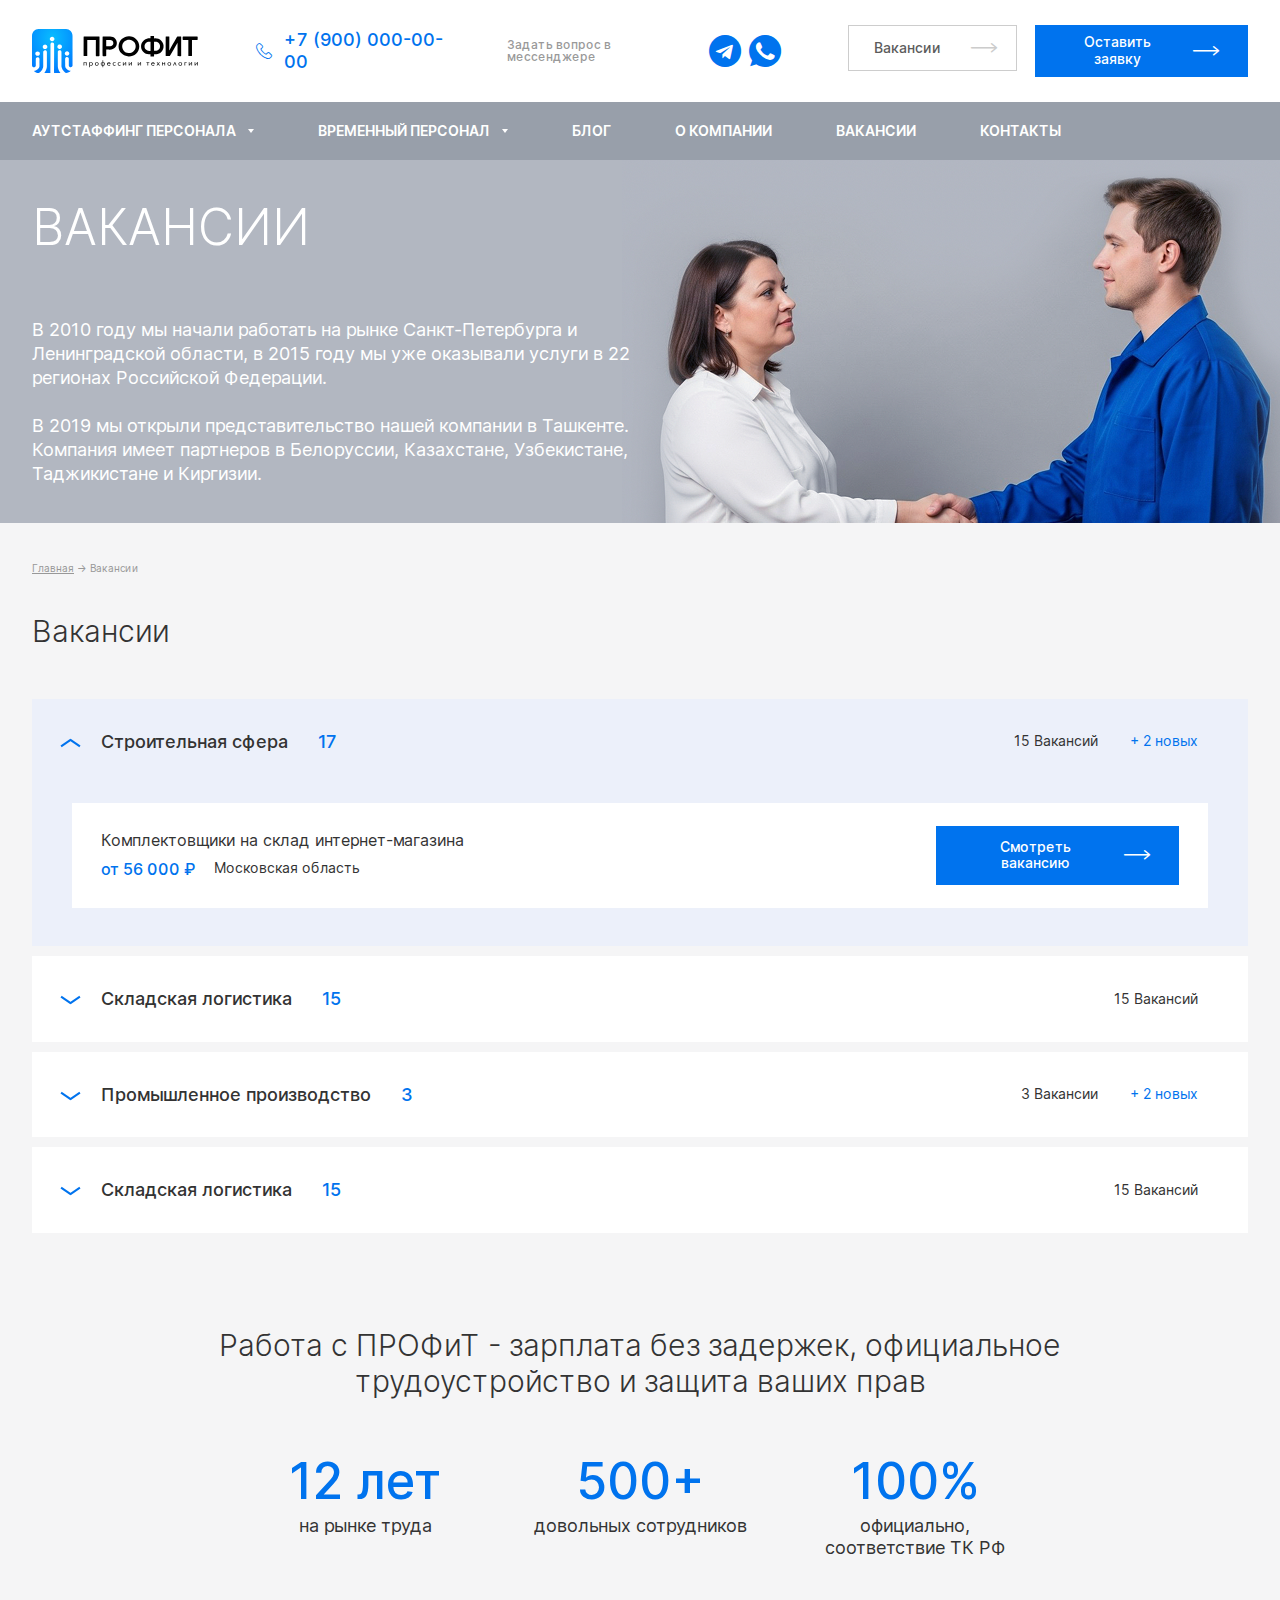
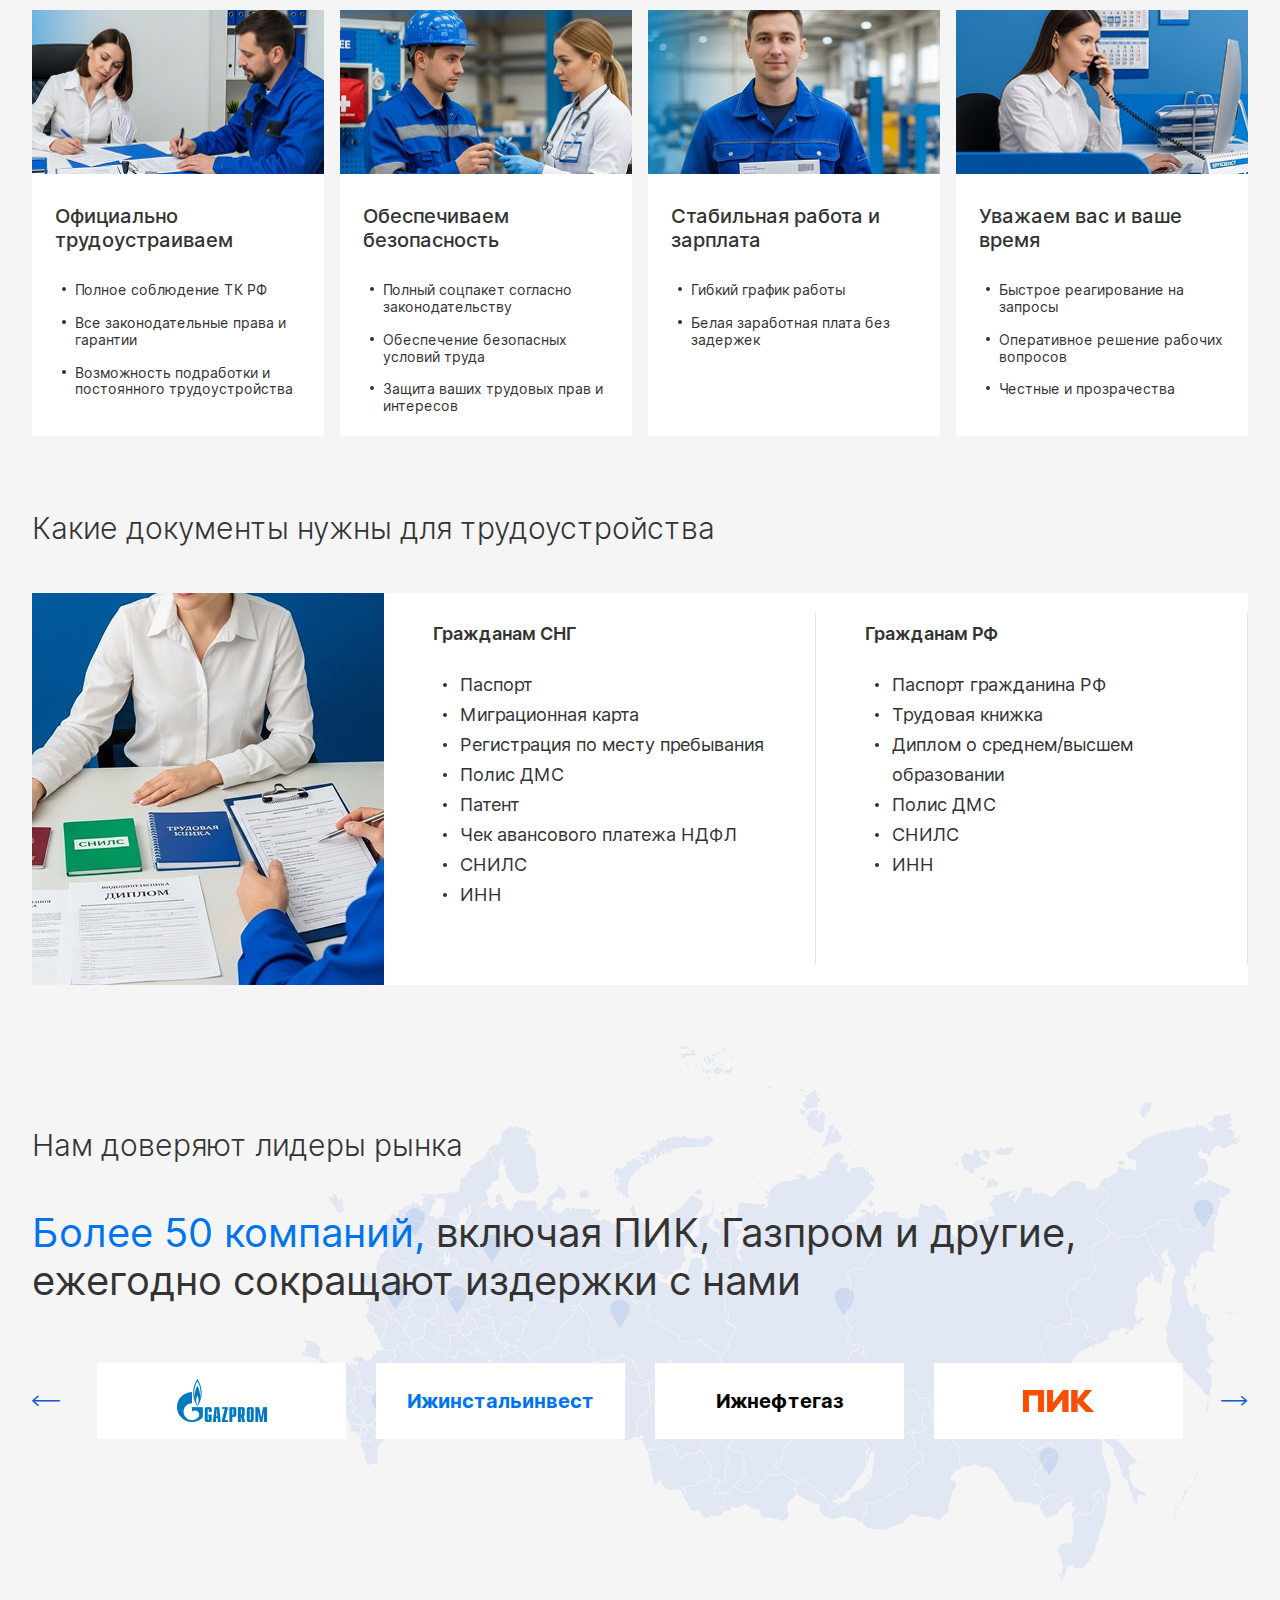
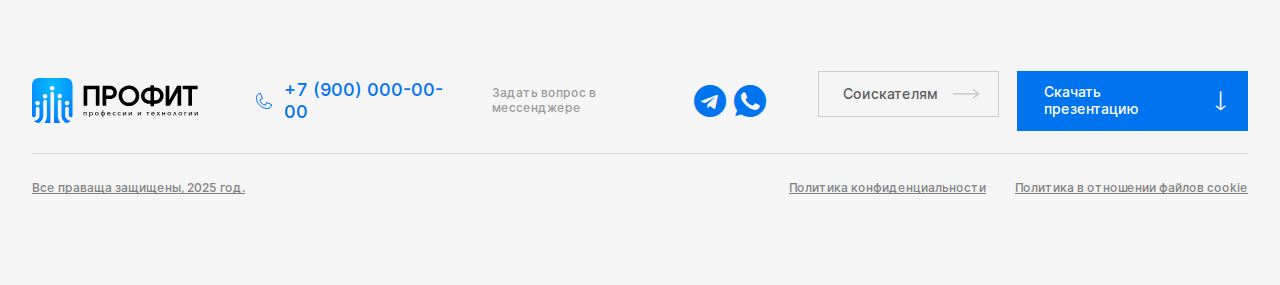
<file: for-applicants.html>
<!DOCTYPE html>
<html lang="ru">
	<head>
		<title>Profit multipage</title>
		<meta name="description" content="Краткое емкое описание текста, включающее поисковые запросы пользователей. Тег <description> должен четко и ясно описывать суть содержания, лучше избегать вводных конструкций и общих фраз. Мета-тег <description> должен быть уникальным для каждой страницы сайта.">
		<meta name="keywords" content="ключевые фразы или слова через запятую (важно для SEO)"/>
		<meta charset="UTF-8"/>
		<meta name="viewport" content="width=device-width">
		<link rel="stylesheet" href="css/animate.css">
		<link rel="stylesheet" href="css/choices.min.css" type="text/css"/>
		<link rel="stylesheet" href="css/swiper-bundle.min.css"/>
		<link rel="stylesheet" href="css/slider.css">
		<link href="favicon.ico" rel="icon">
		<link href="css/style.css" rel="stylesheet" type="text/css"/>
	</head>
	<body>
		<div class="wrapper">
			<header class="header">
				<div class="header__container">
					<a href="#" class="header__logo">
						<img src="images/header/logo.svg" class="header__logo-image" alt=""/>
					</a>
					<div class="header__body">
						<div class="header__contacts">
							<a data-da=".menu__contacts, 767, first" href="tel:+7 (900) 000-00-00" class="header__phone">
								<i class="header__phone-icon _icon-header-phone"></i>
								<span class="header__phone-number">+7 (900) 000-00-00</span>
							</a>
							<div data-da=".menu__contacts, 767, last" class="header__social-media">
								<div class="header__social-media-description">Задать вопрос в мессенджере</div>
								<ul class="header__social-media-list">
									<li class="header__social-media-item"><a href="#" class="header__social-media-link _icon-telegram"></a></li>
									<li class="header__social-media-item"><a href="#" class="header__social-media-link _icon-whatsapp"></a></li>
								</ul>
							</div>
						</div>
						<div class="header__buttons">
							<a data-da=".menu__buttons, 767, first" href="#" class="header__button-first">
								<span class="header__button-first-text">Вакансии</span>
								<i class="header__button-first-icon _icon-arrow-right"></i>
							</a>
							<button data-da=".menu__buttons, 767, last" type="button" class="header__button">
								<span class="header__button-text">Оставить заявку</span>
								<i class="header__button-icon _icon-arrow-right"></i>
							</button>
						</div>

						<div class="menu__button-open-menu">
							<div class="menu__button-open-menu-text">МЕНЮ</div>
							<div class="menu__icon">
								<span></span>
							</div>
						</div>
					</div>
				</div>

				<div class="header__menu menu">
					<div class="menu__container">
						<nav class="menu__body">
							<ul class="menu__list">
								<li>
									<a href="#" class="menu__link menu__link_dropdown">аутстаффинг персонала</a>
									<span class="menu__arrow"></span>
									<ul class="menu__sub-list">
										<li>
											<a href="" class="menu__sub-link">Раздел страницы 1</a>
										</li>
										<li>
											<a href="" class="menu__sub-link">Раздел страницы 2</a>
										</li>
										<li>
											<a href="" class="menu__sub-link">Раздел страницы 3</a>
										</li>
									</ul>
								</li>
								<li>
									<a href="#" class="menu__link menu__link_dropdown">Временный персонал</a>
									<span class="menu__arrow"></span>
									<ul class="menu__sub-list">
										<li>
											<a href="" class="menu__sub-link">Раздел страницы 1</a>
										</li>
										<li>
											<a href="" class="menu__sub-link">Раздел страницы 2</a>
										</li>
										<li>
											<a href="" class="menu__sub-link">Раздел страницы 3</a>
										</li>
									</ul>
								</li>
								<li><a href="#" class="menu__link">блог</a></li>
								<li><a href="" class="menu__link">о компании</a></li>
								<li><a href="" class="menu__link">Вакансии</a></li>
								<li><a href="" class="menu__link">контакты</a></li>
							</ul>
							<div class="menu__contacts"></div>
							<div class="menu__buttons"></div>
						</nav>

						<div class="menu__mobile-form">
							<div class="menu__form-info">Персонал «под ключ»: подбор, налоги, замена и контроль — без вашего участия</div>
							<div class="menu__form-description">Оставьте контакты - перезвоним в течение 30 минут</div>
							<form action="#" method="post" class="menu__form mobile-form">
								<input id="name" type="text" name="name" class="mobile-form__input" placeholder="Ваше имя"/>
								<input id="phone" type="text" name="phone" class="mobile-form__input" placeholder="Ваш телефон"/>
								<button class="mobile-form__button">
									<span class="mobile-form__button-text">Оставить заявку</span>
									<i class="mobile-form__button-icon _icon-arrow-right"></i>
								</button>
								<div class="mobile-form__cneckbox checkbox">
									<input id="check-mobile-agreement" type="checkbox" class="checkbox__input"/>
									<label for="check-mobile-agreement" class="checkbox__label">Даю согласие на <span>обработку персональных данных</span></label>
								</div>
							</form>
						</div>
					</div>
				</div>
			</header>

			<main class="page">
				<section class="main-section-for-applicants">
					<div class="main-section-for-applicants__content">
						<div class="main-section-for-applicants__container">
							<div class="main-section-for-applicants__body">
								<h1 class="main-section-for-applicants__title">Вакансии</h1>
								<div class="main-section-for-applicants__text">
									В 2010 году мы начали работать на рынке Санкт-Петербурга и Ленинградской области, в 2015 году мы уже оказывали услуги в 22 регионах Российской Федерации. 
									<br/><br/>
									В 2019 мы открыли представительство нашей компании в Ташкенте.
									Компания имеет партнеров в Белоруссии, Казахстане, Узбекистане, Таджикистане и Киргизии.
								</div>
							</div>
						</div>
					</div>
					<div class="main-section-for-applicants__image">
						<img src="images/main-section-for-applicants/01.png" class="image" alt=""/>
					</div>
				</section>

				<nav class="breadcrumbs">
                    <ul class="breadcrumbs__list">
                        <li class="breadcrumbs__item"><a href="#" class="breadcrumbs__link">Главная</a></li>
                        <span class="breadcrumbs__separator">→</span>
                        <li class="breadcrumbs__item">Вакансии</li>
                    </ul>
                </nav>

				<section class="section-vacancies">
					<div class="section-vacancies__container">
						<div class="section-vacancies__title">Вакансии</div>

						<div data-spollers data-one-spoller class="section-vacancies__spollers spollers-vacancies">
							<div class="spollers-vacancies__item">
								<button tabindex="-1" type="button" data-spoller class="spollers-vacancies__title _active">
									<div class="spollers-vacancies__title-main-info">
										<div class="spollers-vacancies__title-text">Строительная сфера</div>
										<div class="spollers-vacancies__title-number">17</div>
									</div>
									<div class="spollers-vacancies__num-vacancies">
										<div class="spollers-vacancies__num-now">15 Вакансий</div>
										<div class="spollers-vacancies__num-add">+ 2 новых</div>
									</div>
								</button>
								<div class="spollers-vacancies__body">
									<div class="spollers-vacancies__content">
										<div class="spollers-vacancies__card card-vacancie">
											<div class="card-vacancie__body">
												<h2 class="card-vacancie__title">Комплектовщики на склад интернет-магазина</h2>
												<div class="card-vacancie__add-info">
													<div class="card-vacancie__price">от 56 000 ₽</div>
													<div class="card-vacancie__place">Московская область</div>
												</div>
											</div>
											<a href="#" class="card-vacancie__button">
												<span class="card-vacancie__button-text">Смотреть вакансию</span>
												<i class="card-vacancie__button-icon _icon-arrow-right"></i>
											</a>
										</div>
									</div>
								</div>
							</div>

							<div class="spollers-vacancies__item">
								<button tabindex="-1" type="button" data-spoller class="spollers-vacancies__title">
									<div class="spollers-vacancies__title-main-info">
										<div class="spollers-vacancies__title-text">Складская логистика</div>
										<div class="spollers-vacancies__title-number">15</div>
									</div>
									<div class="spollers-vacancies__num-vacancies">
										<div class="spollers-vacancies__num-now">15 Вакансий</div>
									</div>
								</button>
								<div class="spollers-vacancies__body">
									<div class="spollers-vacancies__content">
										<div class="spollers-vacancies__card card-vacancie">
											<div class="card-vacancie__body">
												<h2 class="card-vacancie__title">Комплектовщики на склад интернет-магазина</h2>
												<div class="card-vacancie__add-info">
													<div class="card-vacancie__price">от 56 000 ₽</div>
													<div class="card-vacancie__place">Московская область</div>
												</div>
											</div>
											<a href="#" class="card-vacancie__button">
												<span class="card-vacancie__button-text">Смотреть вакансию</span>
												<i class="card-vacancie__button-icon _icon-arrow-right"></i>
											</a>
										</div>

										<div class="spollers-vacancies__card card-vacancie">
											<div class="card-vacancie__body">
												<h2 class="card-vacancie__title">Комплектовщик</h2>
												<div class="card-vacancie__add-info">
													<div class="card-vacancie__price">от 66 000 ₽</div>
													<div class="card-vacancie__place">Ижевская область</div>
												</div>
											</div>
											<a href="#" class="card-vacancie__button">
												<span class="card-vacancie__button-text">Смотреть вакансию</span>
												<i class="card-vacancie__button-icon _icon-arrow-right"></i>
											</a>
										</div>

										<div class="spollers-vacancies__card card-vacancie">
											<div class="card-vacancie__body">
												<h2 class="card-vacancie__title">Комплектовщики на склад интернет-магазина</h2>
												<div class="card-vacancie__add-info">
													<div class="card-vacancie__price">от 88 000 ₽</div>
													<div class="card-vacancie__place">Московская область</div>
												</div>
											</div>
											<a href="#" class="card-vacancie__button">
												<span class="card-vacancie__button-text">Смотреть вакансию</span>
												<i class="card-vacancie__button-icon _icon-arrow-right"></i>
											</a>
										</div>

										<div class="spollers-vacancies__card card-vacancie">
											<div class="card-vacancie__body">
												<h2 class="card-vacancie__title">Оператор склада интернет-магазина</h2>
												<div class="card-vacancie__add-info">
													<div class="card-vacancie__price">от 56 000 ₽</div>
													<div class="card-vacancie__place">Ростов-на-Дону</div>
												</div>
											</div>
											<a href="#" class="card-vacancie__button">
												<span class="card-vacancie__button-text">Смотреть вакансию</span>
												<i class="card-vacancie__button-icon _icon-arrow-right"></i>
											</a>
										</div>

										<div class="spollers-vacancies__card card-vacancie">
											<div class="card-vacancie__body">
												<h2 class="card-vacancie__title">Грузчик - маркировщик</h2>
												<div class="card-vacancie__add-info">
													<div class="card-vacancie__price">от 56 000 ₽</div>
													<div class="card-vacancie__place">Московская область</div>
												</div>
											</div>
											<a href="#" class="card-vacancie__button">
												<span class="card-vacancie__button-text">Смотреть вакансию</span>
												<i class="card-vacancie__button-icon _icon-arrow-right"></i>
											</a>
										</div>
									</div>
								</div>
							</div>

							<div class="spollers-vacancies__item">
								<button tabindex="-1" type="button" data-spoller class="spollers-vacancies__title">
									<div class="spollers-vacancies__title-main-info">
										<div class="spollers-vacancies__title-text">Промышленное производство</div>
										<div class="spollers-vacancies__title-number">3</div>
									</div>
									<div class="spollers-vacancies__num-vacancies">
										<div class="spollers-vacancies__num-now">3 Вакансии</div>
										<div class="spollers-vacancies__num-add">+ 2 новых</div>
									</div>
								</button>
								<div class="spollers-vacancies__body">
									<div class="spollers-vacancies__content">
										<div class="spollers-vacancies__card card-vacancie">
											<div class="card-vacancie__body">
												<h2 class="card-vacancie__title">Комплектовщики на склад интернет-магазина</h2>
												<div class="card-vacancie__add-info">
													<div class="card-vacancie__price">от 56 000 ₽</div>
													<div class="card-vacancie__place">Московская область</div>
												</div>
											</div>
											<a href="#" class="card-vacancie__button">
												<span class="card-vacancie__button-text">Смотреть вакансию</span>
												<i class="card-vacancie__button-icon _icon-arrow-right"></i>
											</a>
										</div>
									</div>
								</div>
							</div>

							<div class="spollers-vacancies__item">
								<button tabindex="-1" type="button" data-spoller class="spollers-vacancies__title">
									<div class="spollers-vacancies__title-main-info">
										<div class="spollers-vacancies__title-text">Складская логистика</div>
										<div class="spollers-vacancies__title-number">15</div>
									</div>
									<div class="spollers-vacancies__num-vacancies">
										<div class="spollers-vacancies__num-now">15 Вакансий</div>
									</div>
								</button>
								<div class="spollers-vacancies__body">
									<div class="spollers-vacancies__content">
										<div class="spollers-vacancies__card card-vacancie">
											<div class="card-vacancie__body">
												<h2 class="card-vacancie__title">Комплектовщики на склад интернет-магазина</h2>
												<div class="card-vacancie__add-info">
													<div class="card-vacancie__price">от 56 000 ₽</div>
													<div class="card-vacancie__place">Московская область</div>
												</div>
											</div>
											<a href="#" class="card-vacancie__button">
												<span class="card-vacancie__button-text">Смотреть вакансию</span>
												<i class="card-vacancie__button-icon _icon-arrow-right"></i>
											</a>
										</div>
									</div>
								</div>
							</div>
						</div>
					</div>
				</section>

				<section class="working-with-profit">
					<div class="working-with-profit__container">
						<h2 class="working-with-profit__title">Работа с ПРОФиТ <span>- зарплата без задержек, официальное трудоустройство и защита ваших прав</span></h2>
						<ul class="working-with-profit__advantages-list">
							<li class="working-with-profit__advantages-item">
								<div class="working-with-profit__advantages-meaning">12 лет</div>
								<div class="working-with-profit__advantages-description">на рынке труда</div>
							</li>
							<li class="working-with-profit__advantages-item">
								<div class="working-with-profit__advantages-meaning">500+</div>
								<div class="working-with-profit__advantages-description">довольных сотрудников</div>
							</li>
							<li class="working-with-profit__advantages-item">
								<div class="working-with-profit__advantages-meaning">100%</div>
								<div class="working-with-profit__advantages-description">официально, соответствие ТК РФ</div>
							</li>
						</ul>
						<div class="working-with-profit__cards work-profit-cards">
							<div class="work-profit-cards__item">
								<div class="work-profit-cards__container-image">
									<img src="images/work-profit-cards/01.png" class="work-profit-cards__image" alt=""/>
								</div>
								<div class="work-profit-cards__body">
									<div class="work-profit-cards__title">Официально трудоустраиваем</div>
									<ul class="work-profit-cards__list">
										<li class="work-profit-cards__list-item">Полное соблюдение ТК РФ</li>
										<li class="work-profit-cards__list-item">Все законодательные права и гарантии</li>
										<li class="work-profit-cards__list-item">Возможность подработки и постоянного трудоустройства</li>
									</ul>
								</div>
							</div>
							<div class="work-profit-cards__item">
								<div class="work-profit-cards__container-image">
									<img src="images/work-profit-cards/02.png" class="work-profit-cards__image" alt=""/>
								</div>
								<div class="work-profit-cards__body">
									<div class="work-profit-cards__title">Обеспечиваем безопасность</div>
									<ul class="work-profit-cards__list">
										<li class="work-profit-cards__list-item">Полный соцпакет согласно законодательству</li>
										<li class="work-profit-cards__list-item">Обеспечение безопасных условий труда</li>
										<li class="work-profit-cards__list-item">Защита ваших трудовых прав и интересов</li>
									</ul>
								</div>
							</div>
							<div class="work-profit-cards__item">
								<div class="work-profit-cards__container-image">
									<img src="images/work-profit-cards/03.png" class="work-profit-cards__image" alt=""/>
								</div>
								<div class="work-profit-cards__body">
									<div class="work-profit-cards__title">Стабильная работа и зарплата</div>
									<ul class="work-profit-cards__list">
										<li class="work-profit-cards__list-item">Гибкий график работы</li>
										<li class="work-profit-cards__list-item">Белая заработная плата без задержек</li>
									</ul>
								</div>
							</div>
							<div class="work-profit-cards__item">
								<div class="work-profit-cards__container-image">
									<img src="images/work-profit-cards/04.png" class="work-profit-cards__image" alt=""/>
								</div>
								<div class="work-profit-cards__body">
									<div class="work-profit-cards__title">Уважаем вас и ваше время</div>
									<ul class="work-profit-cards__list">
										<li class="work-profit-cards__list-item">Быстрое реагирование на запросы</li>
										<li class="work-profit-cards__list-item">Оперативное решение рабочих вопросов</li>
										<li class="work-profit-cards__list-item">Честные и прозрачества</li>
									</ul>
								</div>
							</div>
						</div>
					</div>
				</section>

				<section class="documents-for-employment">
					<div class="documents-for-employment__container">
						<h2 class="documents-for-employment__title">Какие документы нужны для трудоустройства</h2>

						<div class="documents-for-employment__body">
							<div class="documents-for-employment__container-image">
								<img src="images/documents-for-employment/01.png" class="documents-for-employment__image" alt=""/>
							</div>
							<div class="documents-for-employment__columns">
								<div class="documents-for-employment__column">
									<div class="documents-for-employment__column-title">Гражданам СНГ</div>
									<ul class="documents-for-employment__column-list">
										<li class="documents-for-employment__column-list-item">Паспорт</li>
										<li class="documents-for-employment__column-list-item">Миграционная карта</li>
										<li class="documents-for-employment__column-list-item">Регистрация по месту пребывания</li>
										<li class="documents-for-employment__column-list-item">Полис ДМС</li>
										<li class="documents-for-employment__column-list-item">Патент</li>
										<li class="documents-for-employment__column-list-item">Чек авансового платежа НДФЛ</li>
										<li class="documents-for-employment__column-list-item">СНИЛС</li>
										<li class="documents-for-employment__column-list-item">ИНН</li>
									</ul>
								</div>
								<div class="documents-for-employment__column">
									<div class="documents-for-employment__column-title">Гражданам РФ</div>
									<ul class="documents-for-employment__column-list">
										<li class="documents-for-employment__column-list-item">Паспорт гражданина РФ</li>
										<li class="documents-for-employment__column-list-item">Трудовая книжка</li>
										<li class="documents-for-employment__column-list-item">Диплом о среднем/высшем образовании</li>
										<li class="documents-for-employment__column-list-item">Полис ДМС</li>
										<li class="documents-for-employment__column-list-item">СНИЛС</li>
										<li class="documents-for-employment__column-list-item">ИНН</li>
									</ul>
								</div>
							</div>
						</div>
					</div>
				</section>

				<section class="section-trust-new">
					<div class="section-trust-new__container">
						<div class="section-trust-new__content">
							<h2 class="section-trust-new__title">Нам доверяют лидеры рынка</h2>
							<p class="section-trust-new__description"><span>Более 50 компаний,</span> включая ПИК, Газпром и другие, ежегодно сокращают издержки с нами</p>
							<div class="section-trust-new__container-for-image">
								<div class="section-trust-new__slider-container">
									<div class="section-trust-new__slider-button section-trust-new__slider-button_prev _icon-arrow-left"></div>
									<div class="section-trust-new__slider swiper-container">
										<div class="section-trust-new__slider-wrapper swiper-wrapper">
											<div class="section-trust-new__slider-slide swiper-slide">
												<div class="section-trust-new__slide-content">
													<img src="images/section-trust-new/01.png" class="section-trust-new__slide-image" alt=""/>
												</div>
											</div>
											<div class="section-trust-new__slider-slide swiper-slide">
												<div class="section-trust-new__slide-content">
													<div class="section-trust-new__slide-text" style="color: #0073ee;">Ижинстальинвест</div>
												</div>
											</div>
											<div class="section-trust-new__slider-slide swiper-slide">
												<div class="section-trust-new__slide-content">
													<div class="section-trust-new__slide-text" style="color: #000;">Ижнефтегаз</div>
												</div>
											</div>
											<div class="section-trust-new__slider-slide swiper-slide">
												<div class="section-trust-new__slide-content">
													<img src="images/section-trust-new/02.png" class="section-trust-new__slide-image" alt=""/>
												</div>
											</div>
											<div class="section-trust-new__slider-slide swiper-slide">
												<div class="section-trust-new__slide-content">
													<div class="section-trust-new__slide-text">Ижинстальинвест</div>
												</div>
											</div>
										</div>
									</div>
									<div class="section-trust-new__slider-button section-trust-new__slider-button_next _icon-arrow-right"></div>
								</div>
							</div>
						</div>
						<img data-da=".section-trust-new__container-for-image, 767, last" src="images/section-trust-new/map.png" class="section-trust-new__image" alt=""/>
					</div>
				</section>
			</main>

			<footer class="footer">
				<div class="footer__container">
					<div class="footer__head">
						<a href="#" class="footer__logo">
							<img src="images/footer/logo.svg" class="footer__logo-image" alt=""/>
						</a>
						<div class="footer__body">
							<div class="footer__contacts">
								<a href="tel:" class="footer__phone">
									<img src="images/footer/footer-phone.svg" class="footer__phone-icon" alt=""/>
									<span class="footer__phone-text">+7 (900) 000-00-00</span>
								</a>
								<div class="footer__social-media">
									<div class="footer__social-media-text">Задать вопрос в мессенджере</div>
									<ul class="footer__social-media-list">
										<li class="footer__social-media-item"><a href="#" class="footer__social-media-link _icon-telegram"></a></li>
										<li class="footer__social-media-item"><a href="#" class="footer__social-media-link _icon-whatsapp"></a></li>
									</ul>
								</div>
							</div>
							<div class="footer__buttons">
								<a href="#" class="footer__button-first">
									<span class="footer__button-first-text">Соискателям</span>
									<i class="footer__button-first-icon _icon-arrow-right"></i>
								</a>
								<a href="#" class="footer__button-second">
									<span class="footer__button-second-text">Скачать презентацию</span>
									<i class="footer__button-second-icon _icon-arrow-down"></i>
								</a>
							</div>
						</div>
					</div>
					<div class="footer__bottom">
						<div class="footer__bottom-copy">
							<a href="#" class="footer__bottom-copy-link">Все праваща защищены, 2025 год.</a>
						</div>
						<ul class="footer__bottom-politics">
							<li class="footer__bottom-politics-item"><a href="#" class="footer__bottom-politics-link">Политика конфиденциальности</a></li>
							<li class="footer__bottom-politics-item"><a href="#" class="footer__bottom-politics-link">Политика в отношении файлов cookie</a></li>
						</ul>
					</div>
				</div>
			</footer>
		</div>
		
		<!--Подключаем jQuery.-->
		<script src="js/jquery-3.6.0.min.js"></script>

		<!--Подключаем слайдер Swiper.-->
		<script src="js/swiper-bundle.min.js"></script>
		
		<!--Подключаем анимации wow.js-->
		<script src="js/wow.min.js"></script>
        <script src="js/wow.js"></script>

		<!--Кастомный селект-->
		<script src="js/choices.min.js"></script>

		<!--Подключаем файл скриптов.-->
		<script src="js/script.js"></script>
	</body>
</html>
</file>
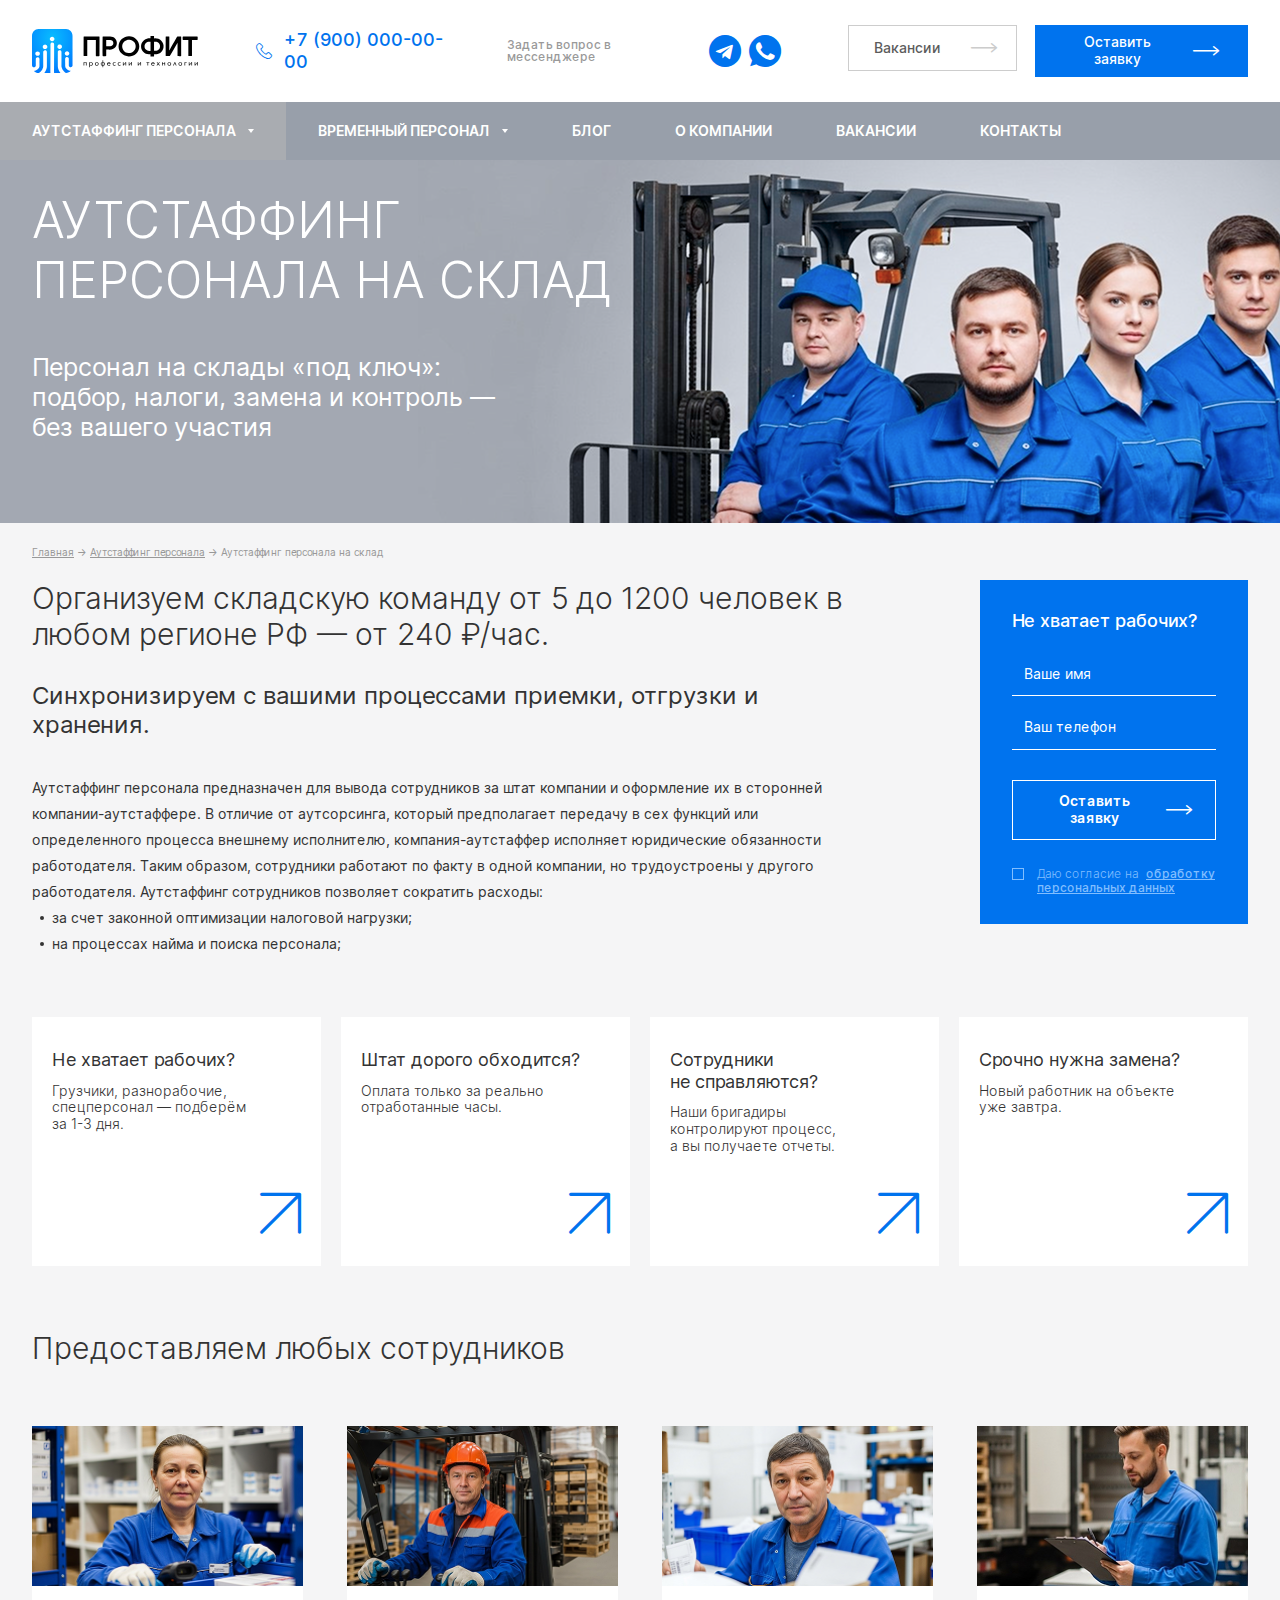
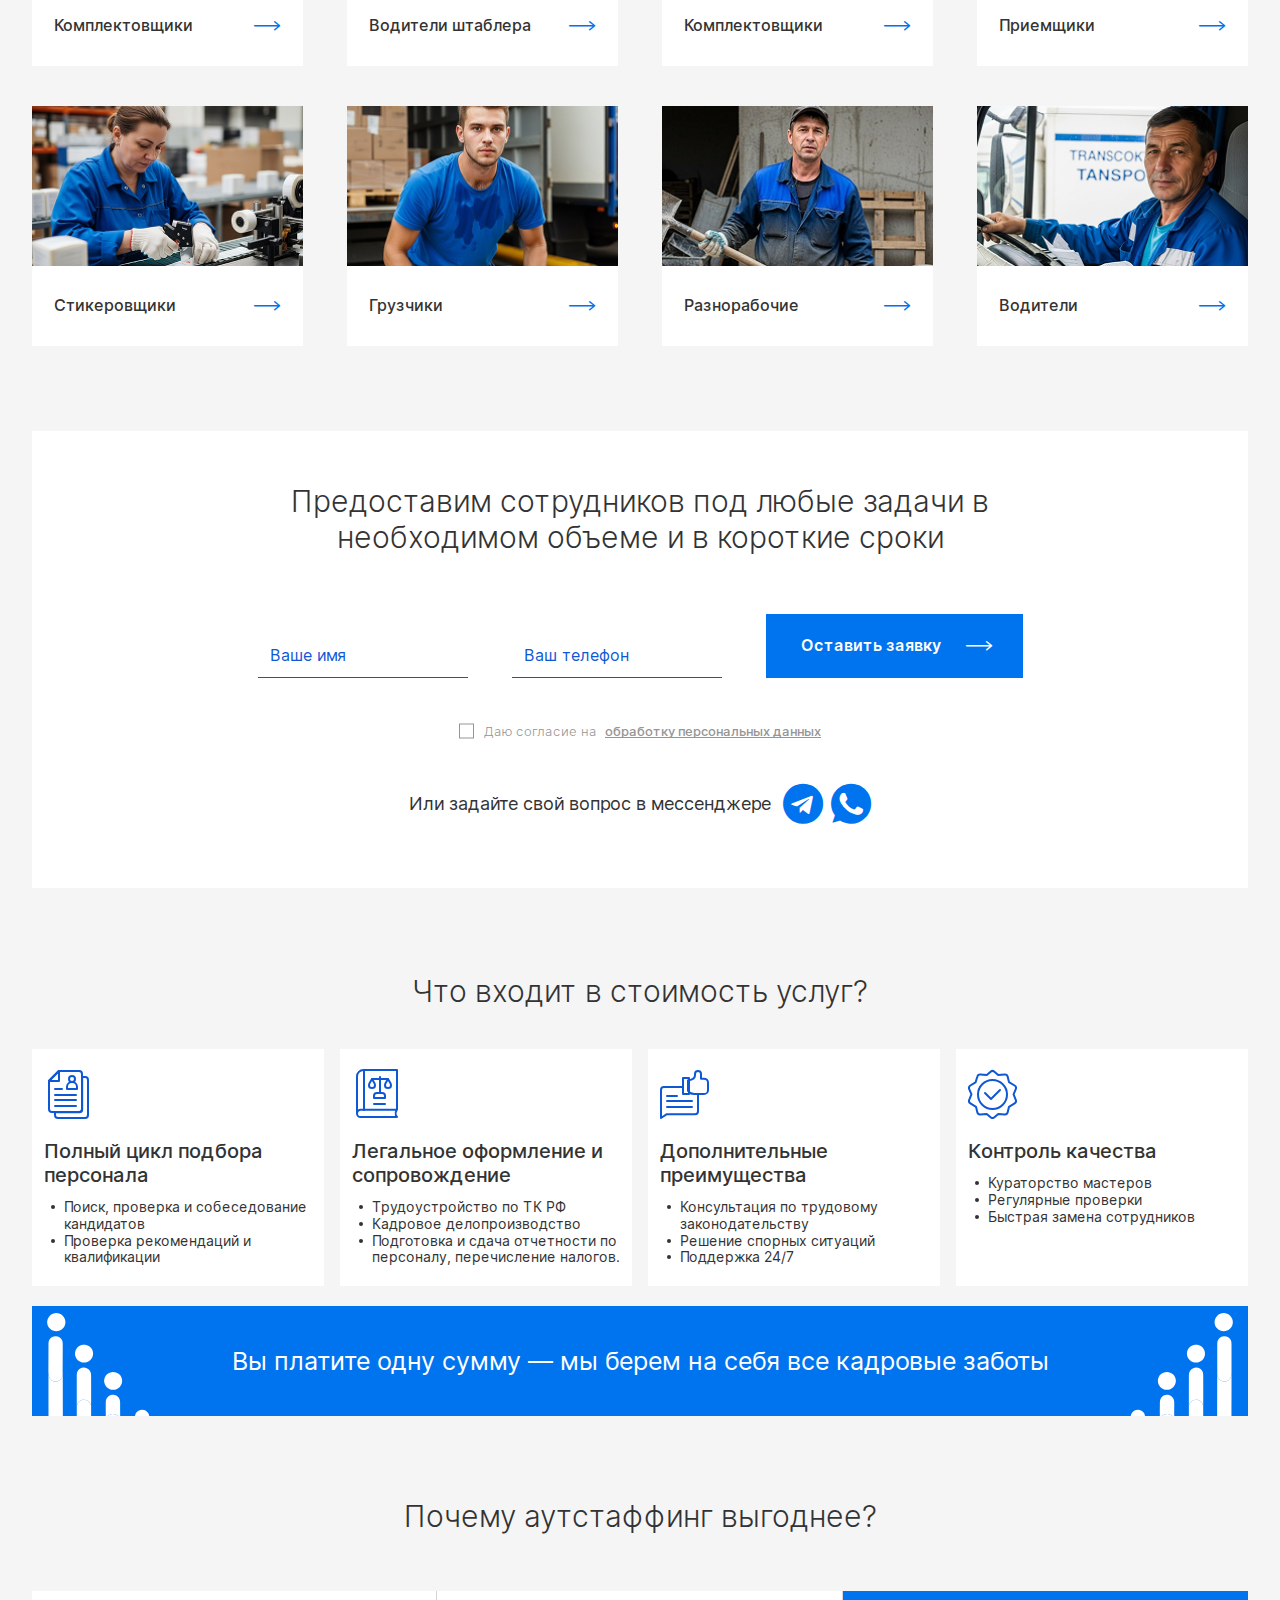
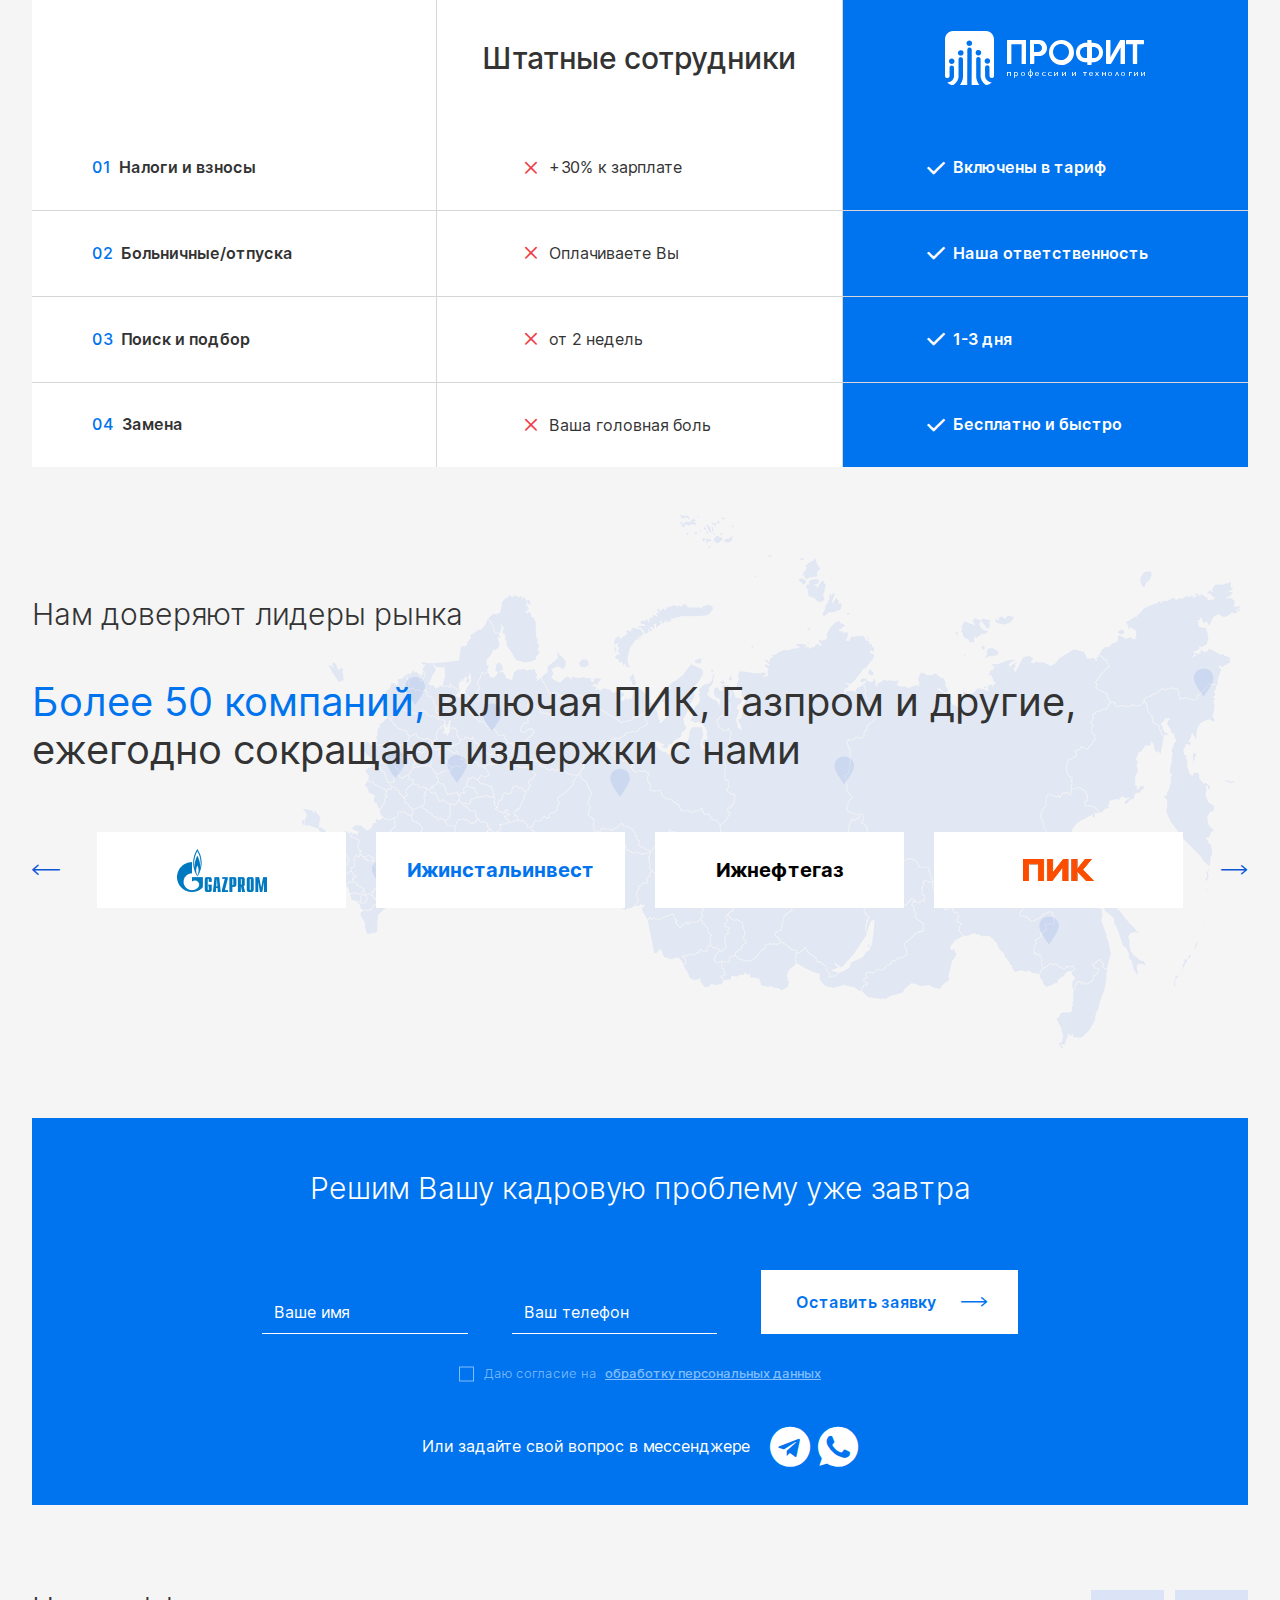
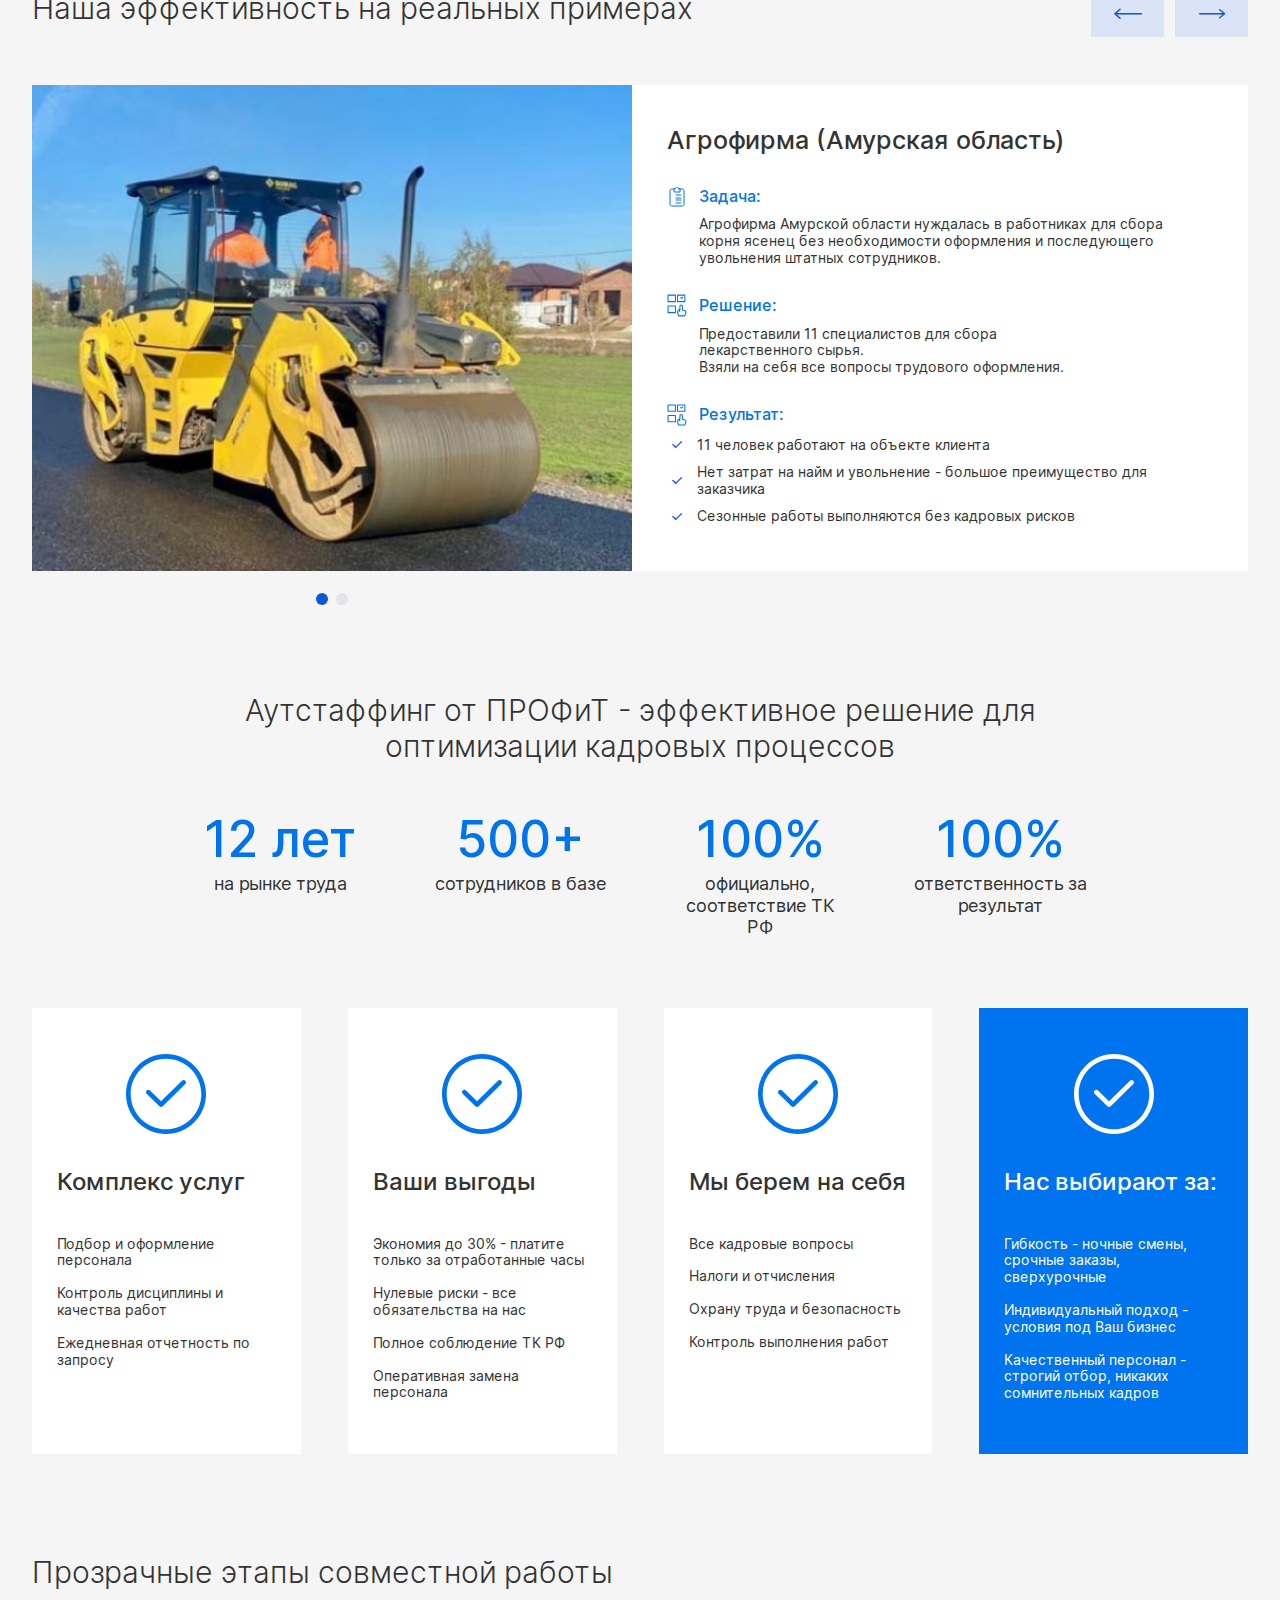
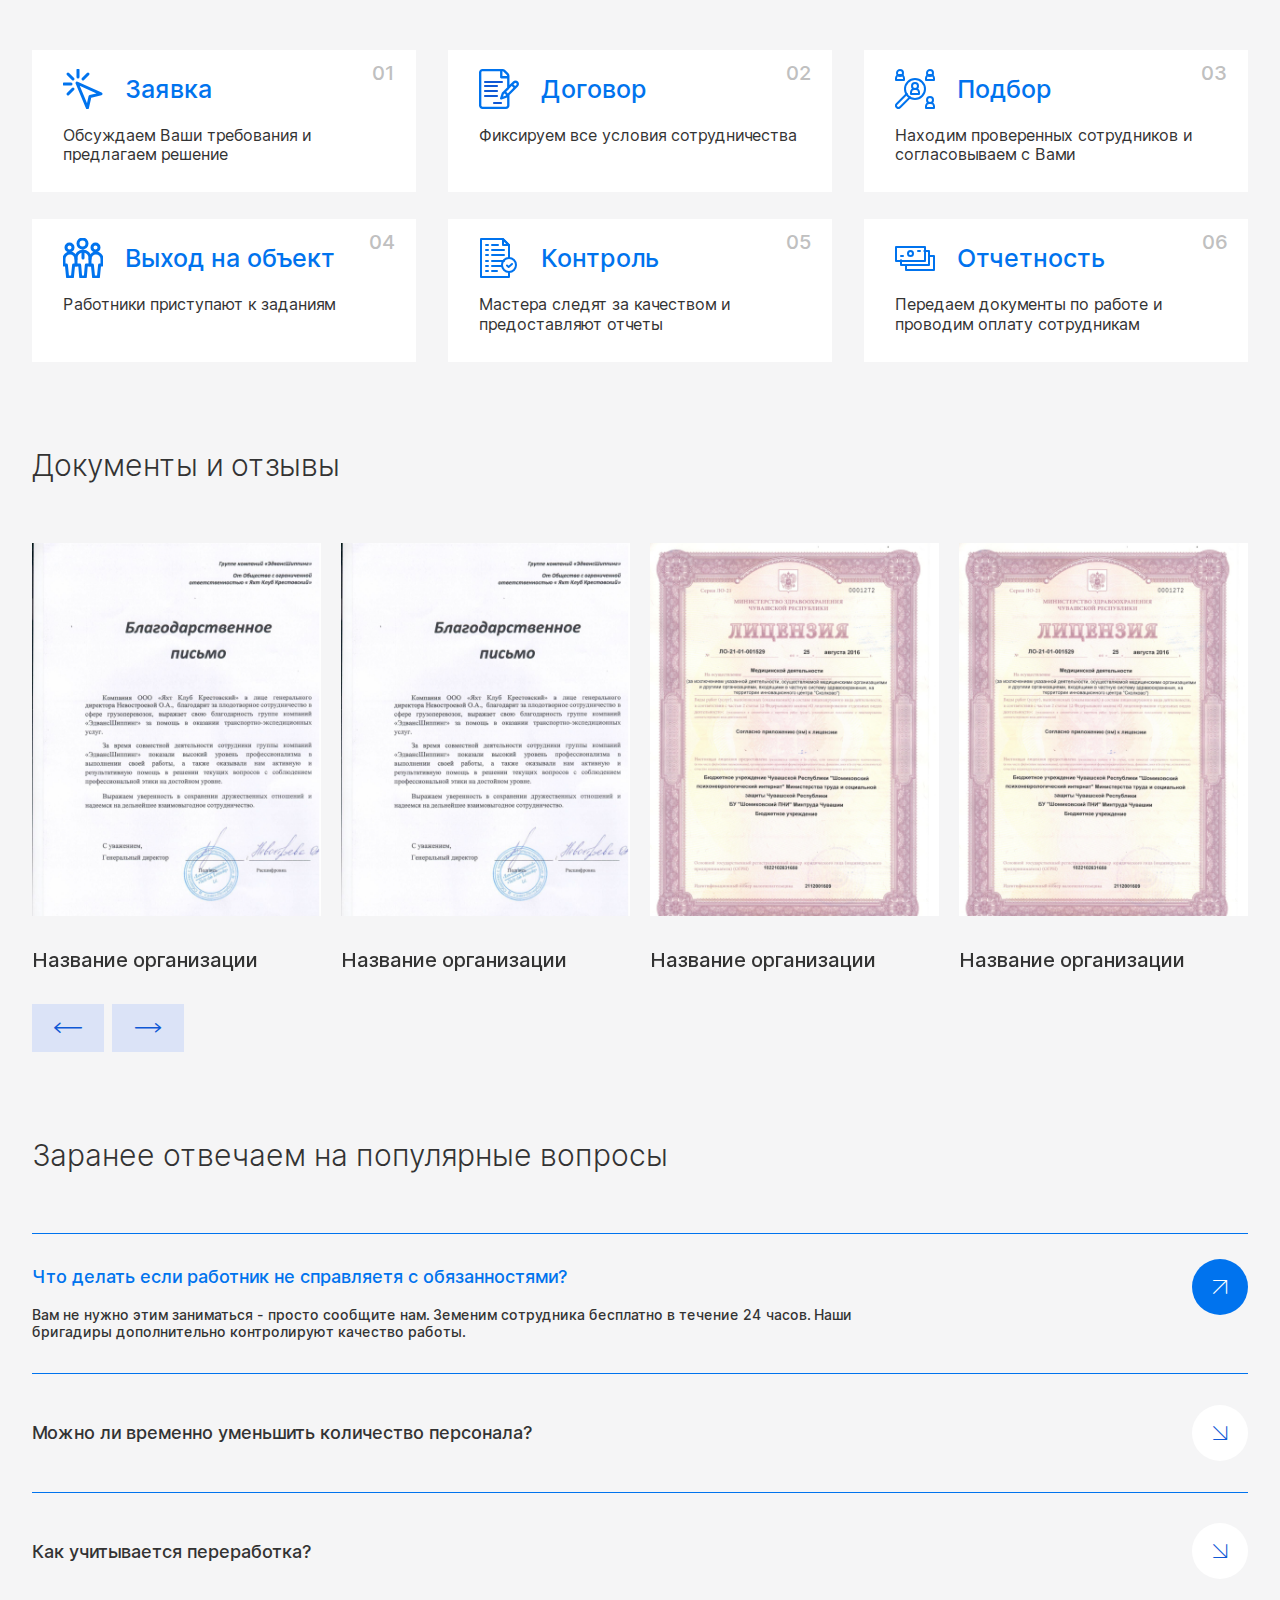
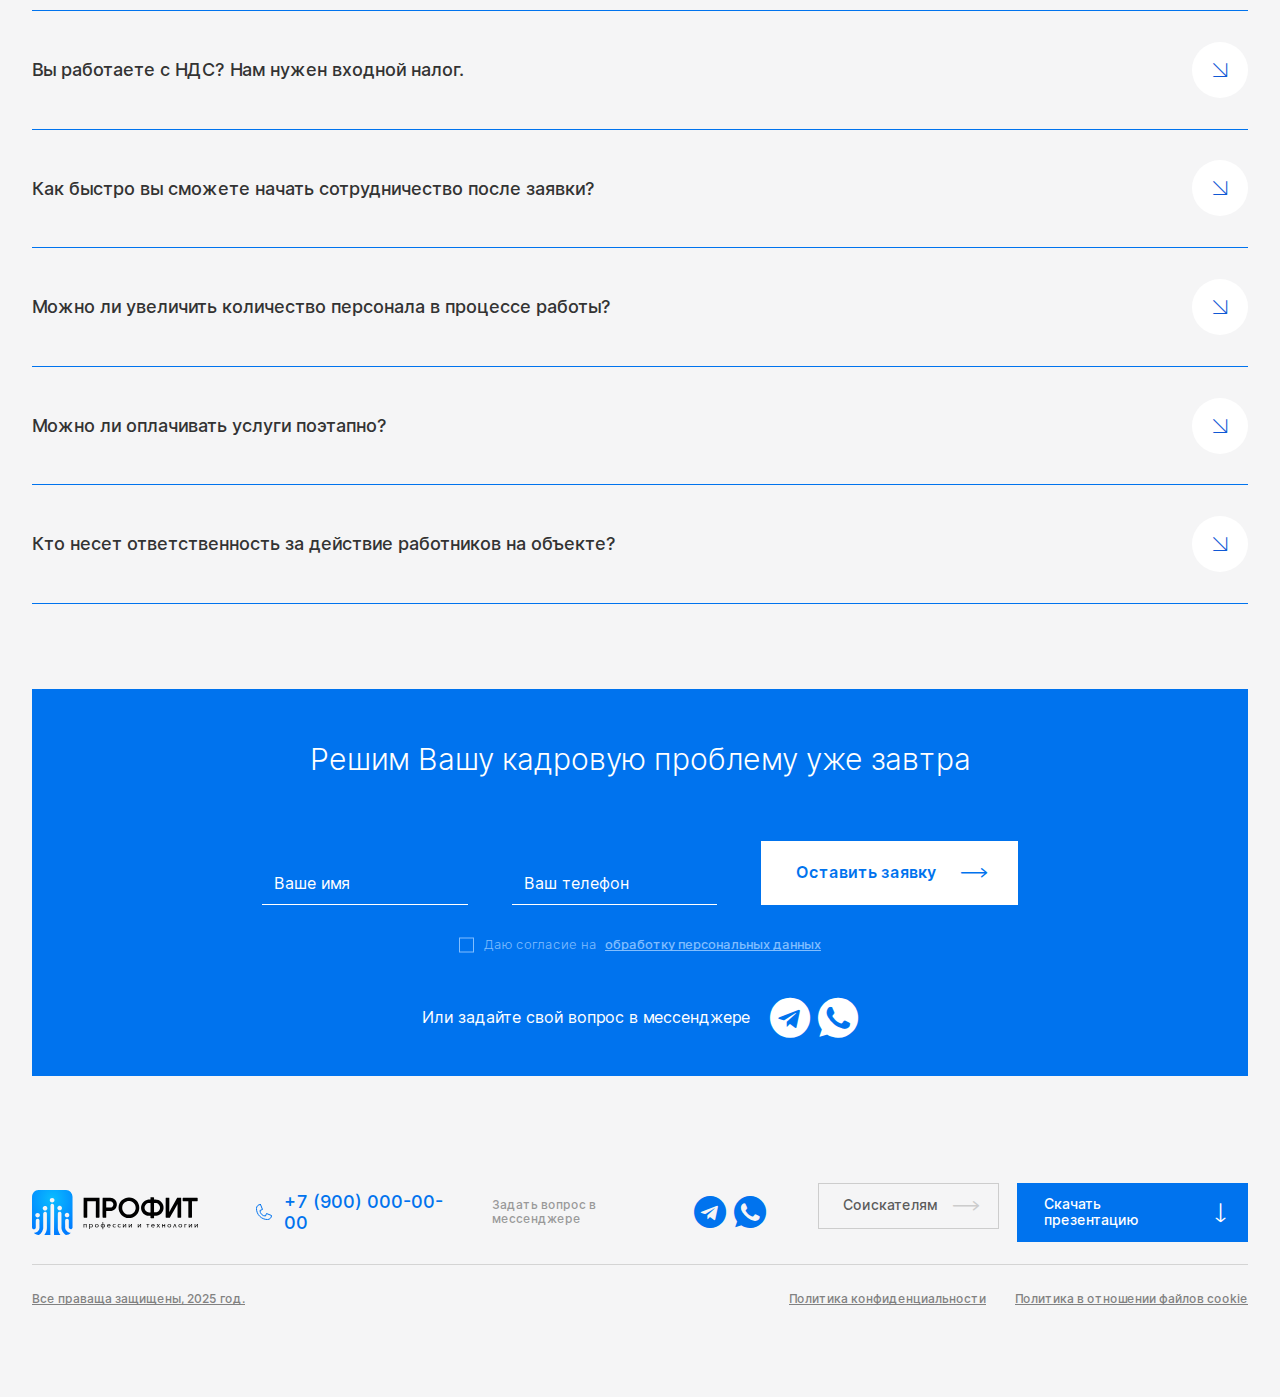
<file: outstaffing-category.html>
<!DOCTYPE html>
<html lang="ru">
	<head>
		<title>Profit multipage</title>
		<meta name="description" content="Краткое емкое описание текста, включающее поисковые запросы пользователей. Тег <description> должен четко и ясно описывать суть содержания, лучше избегать вводных конструкций и общих фраз. Мета-тег <description> должен быть уникальным для каждой страницы сайта.">
		<meta name="keywords" content="ключевые фразы или слова через запятую (важно для SEO)"/>
		<meta charset="UTF-8"/>
		<meta name="viewport" content="width=device-width">
		<link rel="stylesheet" href="css/animate.css">
		<link rel="stylesheet" href="css/choices.min.css" type="text/css"/>
		<link rel="stylesheet" href="css/swiper-bundle.min.css"/>
		<link rel="stylesheet" href="css/slider.css">
		<link href="favicon.ico" rel="icon">
		<link href="css/style.css" rel="stylesheet" type="text/css"/>
	</head>
	<body>
		<div class="wrapper">
			<header class="header">
				<div class="header__container">
					<a href="#" class="header__logo">
						<img src="images/header/logo.svg" class="header__logo-image" alt=""/>
					</a>
					<div class="header__body">
						<div class="header__contacts">
							<a data-da=".menu__contacts, 767, first" href="tel:+7 (900) 000-00-00" class="header__phone">
								<i class="header__phone-icon _icon-header-phone"></i>
								<span class="header__phone-number">+7 (900) 000-00-00</span>
							</a>
							<div data-da=".menu__contacts, 767, last" class="header__social-media">
								<div class="header__social-media-description">Задать вопрос в мессенджере</div>
								<ul class="header__social-media-list">
									<li class="header__social-media-item"><a href="#" class="header__social-media-link _icon-telegram"></a></li>
									<li class="header__social-media-item"><a href="#" class="header__social-media-link _icon-whatsapp"></a></li>
								</ul>
							</div>
						</div>
						<div class="header__buttons">
							<a data-da=".menu__buttons, 767, first" href="#" class="header__button-first">
								<span class="header__button-first-text">Вакансии</span>
								<i class="header__button-first-icon _icon-arrow-right"></i>
							</a>
							<button data-da=".menu__buttons, 767, last" type="button" class="header__button">
								<span class="header__button-text">Оставить заявку</span>
								<i class="header__button-icon _icon-arrow-right"></i>
							</button>
						</div>

						<div class="menu__button-open-menu">
							<div class="menu__button-open-menu-text">МЕНЮ</div>
							<div class="menu__icon">
								<span></span>
							</div>
						</div>
					</div>
				</div>

				<div class="header__menu menu">
					<div class="menu__container">
						<nav class="menu__body">
							<ul class="menu__list">
								<li>
									<a href="#" class="menu__link menu__link_dropdown menu__link_active">аутстаффинг персонала</a>
									<span class="menu__arrow"></span>
									<ul class="menu__sub-list">
										<li>
											<a href="" class="menu__sub-link">Раздел страницы 1</a>
										</li>
										<li>
											<a href="" class="menu__sub-link">Раздел страницы 2</a>
										</li>
										<li>
											<a href="" class="menu__sub-link">Раздел страницы 3</a>
										</li>
									</ul>
								</li>
								<li>
									<a href="#" class="menu__link menu__link_dropdown">Временный персонал</a>
									<span class="menu__arrow"></span>
									<ul class="menu__sub-list">
										<li>
											<a href="" class="menu__sub-link">Раздел страницы 1</a>
										</li>
										<li>
											<a href="" class="menu__sub-link">Раздел страницы 2</a>
										</li>
										<li>
											<a href="" class="menu__sub-link">Раздел страницы 3</a>
										</li>
									</ul>
								</li>
								<li><a href="#" class="menu__link">блог</a></li>
								<li><a href="" class="menu__link">о компании</a></li>
								<li><a href="" class="menu__link">Вакансии</a></li>
								<li><a href="" class="menu__link">контакты</a></li>
							</ul>
							<div class="menu__contacts"></div>
							<div class="menu__buttons"></div>
						</nav>

						<div class="menu__mobile-form">
							<div class="menu__form-info">Персонал «под ключ»: подбор, налоги, замена и контроль — без вашего участия</div>
							<div class="menu__form-description">Оставьте контакты - перезвоним в течение 30 минут</div>
							<form action="#" method="post" class="menu__form mobile-form">
								<input id="name" type="text" name="name" class="mobile-form__input" placeholder="Ваше имя"/>
								<input id="phone" type="text" name="phone" class="mobile-form__input" placeholder="Ваш телефон"/>
								<button class="mobile-form__button">
									<span class="mobile-form__button-text">Оставить заявку</span>
									<i class="mobile-form__button-icon _icon-arrow-right"></i>
								</button>
								<div class="mobile-form__cneckbox checkbox">
									<input id="check-mobile-agreement" type="checkbox" class="checkbox__input"/>
									<label for="check-mobile-agreement" class="checkbox__label">Даю согласие на <span>обработку персональных данных</span></label>
								</div>
							</form>
						</div>
					</div>
				</div>
			</header>

			<main class="page">
				<section class="main-section-outstaffing-category">
                    <div class="main-section-outstaffing-category__container">
                        <div class="main-section-outstaffing-category__content">
                            <h1 class="main-section-outstaffing-category__title">Аутстаффинг персонала на склад</h1>
                            <p class="main-section-outstaffing-category__description">Персонал на склады «под ключ»: подбор, налоги, замена и контроль —  без вашего участия</p>
                        </div>
                    </div>
                    <img src="images/main-section-outstaffing-category/01.png" class="main-section-outstaffing-category__image" alt=""/>
                </section>

                <nav class="breadcrumbs">
                    <ul class="breadcrumbs__list">
                        <li class="breadcrumbs__item"><a href="#" class="breadcrumbs__link">Главная</a></li>
                        <span class="breadcrumbs__separator">→</span>
						<li class="breadcrumbs__item"><a href="#" class="breadcrumbs__link">Аутстаффинг персонала</a></li>
                        <span class="breadcrumbs__separator">→</span>
                        <li class="breadcrumbs__item">Аутстаффинг персонала на склад</li>
                    </ul>
                </nav>

                <section class="section-info-outstaffing-category">
					<div class="section-info-outstaffing-category__container">
						<div class="section-info-outstaffing-category__content">
							<div class="section-info-outstaffing-category__body">
								<h2 class="section-info-outstaffing-category__title">Организуем складскую команду от 5 до 1200 человек в любом регионе РФ — от 240 ₽/час. </h2>
								<div class="section-info-outstaffing-category__sub-title">Синхронизируем с вашими процессами приемки, отгрузки и хранения.</div>
								<p class="section-info-outstaffing-category__description">Аутстаффинг персонала предназначен для вывода сотрудников за штат компании и оформление их в сторонней компании-аутстаффере. В отличие от аутсорсинга, который предполагает передачу в сех функций или определенного процесса внешнему исполнителю, компания-аутстаффер исполняет юридические обязанности работодателя. Таким образом, сотрудники работают по факту в одной компании, но трудоустроены у другого работодателя. Аутстаффинг сотрудников позволяет сократить расходы:</p>
								<ul class="section-info-outstaffing-category__list">
									<li class="section-info-outstaffing-category__item">за счет законной оптимизации налоговой нагрузки;</li>
									<li class="section-info-outstaffing-category__item">на процессах найма и поиска персонала;</li>
								</ul>
							</div>
							<div class="section-info-outstaffing-category__container-form">
								<form action="#" class="section-info-outstaffing-category__form mini-form">
                                    <div class="mini-form__title">Не хватает рабочих?</div>
                                    <div class="mini-form__container-inputs">
                                        <input type="text" name="name" class="mini-form__input" placeholder="Ваше имя"/>
                                        <input type="text" name="phone" class="mini-form__input" placeholder="Ваш телефон"/>
                                    </div>
                                    <button class="mini-form__button">
                                        <span class="mini-form__button-text">Оставить заявку</span>
                                        <i class="mini-form__button-icon _icon-arrow-right"></i>
                                    </button>
                                    <div class="mini-form__checkbox">
                                        <input type="checkbox" id="mini-form-checkbox" class="mini-form__checkbox-input">
                                        <label for="mini-form-checkbox" class="mini-form__checkbox-label">Даю согласие на <span>обработку персональных данных</span></label>
                                    </div>
                                </form>
							</div>
						</div>
					</div>
				</section>

				<section class="section-questions section-questions-wich-margin">
					<div class="section-questions__container">
						<ul class="section-questions__list">
							<li class="section-questions__item">
								<div class="section-questions__item-content">
									<h4 class="section-questions__item-title">Не хватает рабочих?</h4>
									<div class="section-questions__item-description">Грузчики, разнорабочие,<br> спецперсонал — подберём<br> за 1-3 дня.</div>
								</div>
								<div class="section-questions__item-container-icon">
									<i class="section-questions__item-icon _icon-main-arrow"></i>
								</div>
							</li>
							<li class="section-questions__item">
								<div class="section-questions__item-content">
									<h4 class="section-questions__item-title">Штат дорого обходится?</h4>
									<div class="section-questions__item-description">Оплата только за реально<br> отработанные часы.</div>
								</div>
								<div class="section-questions__item-container-icon">
									<i class="section-questions__item-icon _icon-main-arrow"></i>
								</div>
							</li>
							<li class="section-questions__item">
								<div class="section-questions__item-content">
									<h4 class="section-questions__item-title">Сотрудники<br> не справляются?</h4>
									<div class="section-questions__item-description">Наши бригадиры<br> контролируют процесс,<br> а вы получаете отчеты.</div>
								</div>
								<div class="section-questions__item-container-icon">
									<i class="section-questions__item-icon _icon-main-arrow"></i>
								</div>
							</li>
							<li class="section-questions__item">
								<div class="section-questions__item-content">
									<h4 class="section-questions__item-title">Срочно нужна замена?</h4>
									<div class="section-questions__item-description">Новый работник на объекте<br> уже завтра.</div>
								</div>
								<div class="section-questions__item-container-icon">
									<i class="section-questions__item-icon _icon-main-arrow"></i>
								</div>
							</li>
						</ul>
					</div>
				</section>

				<section class="secion-employees">
					<div class="secion-employees__container">
						<h2 class="secion-employees__title">Предоставляем любых сотрудников</h2>
						<div class="secion-employees__body employees-cards">
							<div class="employees-cards__item">
								<div class="employees-cards__container-image">
									<img src="images/employees-cards/08.png" class="employees-cards__image" alt="">
								</div>
								<div class="employees-cards__bottom">
									<h2 class="employees-cards__bottom-text">Комплектовщики</h2>
									<i class="employees-cards__bottom-icon _icon-arrow-right"></i>
								</div>
							</div>
							<div class="employees-cards__item">
								<div class="employees-cards__container-image">
									<img src="images/employees-cards/09.png" class="employees-cards__image" alt="">
								</div>
								<div class="employees-cards__bottom">
									<h2 class="employees-cards__bottom-text">Водители штаблера</h2>
									<i class="employees-cards__bottom-icon _icon-arrow-right"></i>
								</div>
							</div>
							<div class="employees-cards__item">
								<div class="employees-cards__container-image">
									<img src="images/employees-cards/03.png" class="employees-cards__image" alt="">
								</div>
								<div class="employees-cards__bottom">
									<h2 class="employees-cards__bottom-text">Комплектовщики</h2>
									<i class="employees-cards__bottom-icon _icon-arrow-right"></i>
								</div>
							</div>
							<div class="employees-cards__item">
								<div class="employees-cards__container-image">
									<img src="images/employees-cards/10.png" class="employees-cards__image" alt="">
								</div>
								<div class="employees-cards__bottom">
									<h2 class="employees-cards__bottom-text">Приемщики</h2>
									<i class="employees-cards__bottom-icon _icon-arrow-right"></i>
								</div>
							</div>
							<div class="employees-cards__item">
								<div class="employees-cards__container-image">
									<img src="images/employees-cards/11.png" class="employees-cards__image" alt="">
								</div>
								<div class="employees-cards__bottom">
									<h2 class="employees-cards__bottom-text">Стикеровщики</h2>
									<i class="employees-cards__bottom-icon _icon-arrow-right"></i>
								</div>
							</div>
							<div class="employees-cards__item">
								<div class="employees-cards__container-image">
									<img src="images/employees-cards/12.png" class="employees-cards__image" alt="">
								</div>
								<div class="employees-cards__bottom">
									<h2 class="employees-cards__bottom-text">Грузчики</h2>
									<i class="employees-cards__bottom-icon _icon-arrow-right"></i>
								</div>
							</div>
							<div class="employees-cards__item">
								<div class="employees-cards__container-image">
									<img src="images/employees-cards/13.png" class="employees-cards__image" alt="">
								</div>
								<div class="employees-cards__bottom">
									<h2 class="employees-cards__bottom-text">Разнорабочие</h2>
									<i class="employees-cards__bottom-icon _icon-arrow-right"></i>
								</div>
							</div>
							<div class="employees-cards__item">
								<div class="employees-cards__container-image">
									<img src="images/employees-cards/04.png" class="employees-cards__image" alt="">
								</div>
								<div class="employees-cards__bottom">
									<h2 class="employees-cards__bottom-text">Водители</h2>
									<i class="employees-cards__bottom-icon _icon-arrow-right"></i>
								</div>
							</div>
						</div>
					</div>
				</section>

				<section id="basis-form" class="section-basis-white-form">
					<div class="section-basis-white-form__container">
						<div class="section-basis-white-form__body">
							<h2 class="section-basis-white-form__title">Предоставим сотрудников под любые задачи в необходимом объеме и в короткие сроки</h2>
							<form action="#" class="section-basis-white-form__form basis-white-form">
								<div class="basis-white-form__container">
									<input type="text" name="name" class="basis-white-form__input" placeholder="Ваше имя">
									<input type="tel" name="phone" class="basis-white-form__input" placeholder="Ваш телефон">
									<button class="basis-white-form__button">
										<span class="basis-white-form__button-text">Оставить заявку</span>
										<i class="basis-white-form__button-icon _icon-arrow-right"></i>
									</button>
								</div>
								<div class="basis-white-form__cneckbox checkbox">
									<input id="check-basis-white-form-agreement" type="checkbox" class="checkbox__input">
									<label for="check-basis-white-form-agreement" class="checkbox__label">Даю согласие на <span>обработку персональных данных</span></label>
								</div>
							</form>
							<div class="section-basis-white-form__contacts">
								<div class="section-basis-white-form__contacts-text">Или задайте свой вопрос в мессенджере</div>
								<ul class="section-basis-white-form__contacts-list">
									<li class="section-basis-white-form__contacts-item"><a href="#" class="section-basis-white-form__contacts-link _icon-telegram"></a></li>
									<li class="section-basis-white-form__contacts-item"><a href="#" class="section-basis-white-form__contacts-link _icon-whatsapp"></a></li>
								</ul>
							</div>
						</div>
					</div>
				</section>

				<section class="section-cost-services">
					<div class="section-cost-services__container">
						<h2 class="section-cost-services__title">Что входит в стоимость услуг?</h2>
						<div class="section-cost-services__cards">
							<div class="section-cost-services__item card-service">
								<img src="images/section-cost-services/01.svg" class="card-service__image" alt="">
								<div class="card-service__title">Полный цикл подбора персонала</div>
								<ul class="card-service__list">
									<li class="card-service__item">Поиск, проверка и собеседование кандидатов</li>
									<li class="card-service__item">Проверка рекомендаций и квалификации</li>
								</ul>
							</div>
							<div class="section-cost-services__item card-service">
								<img src="images/section-cost-services/02.svg" class="card-service__image" alt="">
								<div class="card-service__title">Легальное оформление и сопровождение</div>
								<ul class="card-service__list">
									<li class="card-service__item">Трудоустройство по ТК РФ</li>
									<li class="card-service__item">Кадровое делопроизводство</li>
									<li class="card-service__item">Подготовка и сдача отчетности по персоналу, перечисление налогов.</li>
								</ul>
							</div>
							<div class="section-cost-services__item card-service">
								<img src="images/section-cost-services/03.svg" class="card-service__image" alt="">
								<div class="card-service__title">Дополнительные преимущества</div>
								<ul class="card-service__list">
									<li class="card-service__item">Консультация по трудовому законодательству</li>
									<li class="card-service__item">Решение спорных ситуаций</li>
									<li class="card-service__item">Поддержка 24/7</li>
								</ul>
							</div>
							<div class="section-cost-services__item card-service">
								<img src="images/section-cost-services/04.svg" class="card-service__image" alt="">
								<div class="card-service__title">Контроль качества</div>
								<ul class="card-service__list">
									<li class="card-service__item">Кураторство мастеров</li>
									<li class="card-service__item">Регулярные проверки</li>
									<li class="card-service__item">Быстрая замена сотрудников</li>
								</ul>
							</div>
						</div>
						<div class="section-cost-services__block-result">
							<span class="section-cost-services__block-result-text">Вы платите одну сумму — мы берем на себя все кадровые заботы</span>
							<img src="images/section-cost-services/background.svg" class="section-cost-services__block-result-image" alt="">
						</div>
					</div>
				</section>

				<section class="section-benefit">
					<div class="section-benefit__container">
						<h2 class="section-benefit__title">Почему аутстаффинг выгоднее?</h2>
						<div class="section-benefit__content">
							<div class="section-benefit__head">
								<div class="section-benefit__head-column"></div>
								<div class="section-benefit__head-column"><div class="section-benefit__head-column-text">Штатные сотрудники</div></div>
								<div class="section-benefit__head-column section-benefit__head-column_profit"><img src="images/section-benefit/logo.svg" class="section-benefit__head-column-image" alt=""/></div>
							</div>
							<div class="section-benefit__body">
								<div class="section-benefit__body-item">
									<div class="section-benefit__body-item-column benefit-column">
										<div class="benefit-column__container">
											<div class="benefit-column__number">01</div>
											<div class="benefit-column__item-description">Налоги и взносы</div>
										</div>
									</div>
									<div class="section-benefit__body-item-main">
										<div class="section-benefit__body-item-column benefit-column">
											<div class="benefit-column__container">
												<div class="benefit-column__text">Штатные <br/> сотрудники</div>
												<i class="benefit-column__icon-close _icon-close"></i>
												<div class="benefit-column__item-disadvantage">+30% к зарплате</div>
											</div>
										</div>
										<div class="section-benefit__body-item-column benefit-column section-benefit__body-item-column_profit">
											<div class="benefit-column__container">
												<img src="images/section-benefit/logo.svg" class="benefit-column__image" alt=""/>
												<i class="benefit-column__icon-check _icon-check"></i>
												<div class="benefit-column__item-benefit">Включены в тариф</div>
											</div>
										</div>
									</div>
								</div>

								<div class="section-benefit__body-item">
									<div class="section-benefit__body-item-column benefit-column">
										<div class="benefit-column__container">
											<div class="benefit-column__number">02</div>
											<div class="benefit-column__item-description">Больничные/отпуска</div>
										</div>
									</div>
									<div class="section-benefit__body-item-main">
										<div class="section-benefit__body-item-column benefit-column">
											<div class="benefit-column__container">
												<div class="benefit-column__text">Штатные <br/> сотрудники</div>
												<i class="benefit-column__icon-close _icon-close"></i>
												<div class="benefit-column__item-disadvantage">Оплачиваете Вы</div>
											</div>
										</div>
										<div class="section-benefit__body-item-column benefit-column section-benefit__body-item-column_profit">
											<div class="benefit-column__container">
												<img src="images/section-benefit/logo.svg" class="benefit-column__image" alt=""/>
												<i class="benefit-column__icon-check _icon-check"></i>
												<div class="benefit-column__item-benefit">Наша ответственность</div>
											</div>
										</div>
									</div>
								</div>

								<div class="section-benefit__body-item">
									<div class="section-benefit__body-item-column benefit-column">
										<div class="benefit-column__container">
											<div class="benefit-column__number">03</div>
											<div class="benefit-column__item-description">Поиск и подбор</div>
										</div>
									</div>
									<div class="section-benefit__body-item-main">
										<div class="section-benefit__body-item-column benefit-column">
											<div class="benefit-column__container">
												<div class="benefit-column__text">Штатные <br/> сотрудники</div>
												<i class="benefit-column__icon-close _icon-close"></i>
												<div class="benefit-column__item-disadvantage">от 2 недель</div>
											</div>
										</div>
										<div class="section-benefit__body-item-column benefit-column section-benefit__body-item-column_profit">
											<div class="benefit-column__container">
												<img src="images/section-benefit/logo.svg" class="benefit-column__image" alt=""/>
												<i class="benefit-column__icon-check _icon-check"></i>
												<div class="benefit-column__item-benefit">1-3 дня</div>
											</div>
										</div>
									</div>
								</div>

								<div class="section-benefit__body-item">
									<div class="section-benefit__body-item-column benefit-column">
										<div class="benefit-column__container">
											<div class="benefit-column__number">04</div>
											<div class="benefit-column__item-description">Замена</div>
										</div>
									</div>
									<div class="section-benefit__body-item-main">
										<div class="section-benefit__body-item-column benefit-column">
											<div class="benefit-column__container">
												<div class="benefit-column__text">Штатные <br/> сотрудники</div>
												<i class="benefit-column__icon-close _icon-close"></i>
												<div class="benefit-column__item-disadvantage">Ваша головная боль</div>
											</div>
										</div>
										<div class="section-benefit__body-item-column benefit-column section-benefit__body-item-column_profit">
											<div class="benefit-column__container">
												<img src="images/section-benefit/logo.svg" class="benefit-column__image" alt=""/>
												<i class="benefit-column__icon-check _icon-check"></i>
												<div class="benefit-column__item-benefit">Бесплатно и быстро</div>
											</div>
										</div>
									</div>
								</div>
							</div>
						</div>
					</div>
				</section>

				<section class="section-trust-new">
					<div class="section-trust-new__container">
						<div class="section-trust-new__content">
							<h2 class="section-trust-new__title">Нам доверяют лидеры рынка</h2>
							<p class="section-trust-new__description"><span>Более 50 компаний,</span> включая ПИК, Газпром и другие, ежегодно сокращают издержки с нами</p>
							<div class="section-trust-new__container-for-image">
								<div class="section-trust-new__slider-container">
									<div class="section-trust-new__slider-button section-trust-new__slider-button_prev _icon-arrow-left"></div>
									<div class="section-trust-new__slider swiper-container">
										<div class="section-trust-new__slider-wrapper swiper-wrapper">
											<div class="section-trust-new__slider-slide swiper-slide">
												<div class="section-trust-new__slide-content">
													<img src="images/section-trust-new/01.png" class="section-trust-new__slide-image" alt=""/>
												</div>
											</div>
											<div class="section-trust-new__slider-slide swiper-slide">
												<div class="section-trust-new__slide-content">
													<div class="section-trust-new__slide-text" style="color: #0073ee;">Ижинстальинвест</div>
												</div>
											</div>
											<div class="section-trust-new__slider-slide swiper-slide">
												<div class="section-trust-new__slide-content">
													<div class="section-trust-new__slide-text" style="color: #000;">Ижнефтегаз</div>
												</div>
											</div>
											<div class="section-trust-new__slider-slide swiper-slide">
												<div class="section-trust-new__slide-content">
													<img src="images/section-trust-new/02.png" class="section-trust-new__slide-image" alt=""/>
												</div>
											</div>
											<div class="section-trust-new__slider-slide swiper-slide">
												<div class="section-trust-new__slide-content">
													<div class="section-trust-new__slide-text">Ижинстальинвест</div>
												</div>
											</div>
										</div>
									</div>
									<div class="section-trust-new__slider-button section-trust-new__slider-button_next _icon-arrow-right"></div>
								</div>
							</div>
						</div>
						<img data-da=".section-trust-new__container-for-image, 767, last" src="images/section-trust-new/map.png" class="section-trust-new__image" alt=""/>
					</div>
				</section>

				<section class="section-basis-form">
					<div class="section-basis-form__container">
						<div class="section-basis-form__body">
							<h2 class="section-basis-form__title">Решим Вашу кадровую проблему уже завтра</h2>
							<form action="#" class="section-basis-form__form basis-form">
								<div class="basis-form__container">
									<input type="text" name="name" class="basis-form__input" placeholder="Ваше имя">
									<input type="tel" name="phone" class="basis-form__input" placeholder="Ваш телефон">
									<button class="basis-form__button">
										<span class="basis-form__button-text">Оставить заявку</span>
										<i class="basis-form__button-icon _icon-arrow-right"></i>
									</button>
								</div>
								<div class="basis-form__cneckbox checkbox">
									<input id="check-basis-form-agreement-two" type="checkbox" class="checkbox__input">
									<label for="check-basis-form-agreement-two" class="checkbox__label">Даю согласие на <span>обработку персональных данных</span></label>
								</div>
							</form>
							<div class="section-basis-form__contacts">
								<div class="section-basis-form__contacts-text">Или задайте свой вопрос в мессенджере</div>
								<ul class="section-basis-form__contacts-list">
									<li class="section-basis-form__contacts-item"><a href="#" class="section-basis-form__contacts-link _icon-telegram"></a></li>
									<li class="section-basis-form__contacts-item"><a href="#" class="section-basis-form__contacts-link _icon-whatsapp"></a></li>
								</ul>
							</div>
						</div>
					</div>
				</section>

				<section class="section-examples">
					<div class="section-examples__container">
						<div class="section-examples__head">
							<div class="section-examples__title">Наша эффективность на реальных примерах</div>
							
						<div data-da=".examples-slider, 767, last" class="section-examples__container-arrows">
								<!--Стрелки-->
								<div class="section-examples__slider-arrow section-examples__slider-arrow_prev _icon-arrow-left swiper-button-disabled" tabindex="-1" role="button" aria-label="Previous slide" aria-controls="swiper-wrapper-4e97e9aa12ed57a6" aria-disabled="true"></div>
								<div class="section-examples__slider-arrow section-examples__slider-arrow_next _icon-arrow-right" tabindex="0" role="button" aria-label="Next slide" aria-controls="swiper-wrapper-4e97e9aa12ed57a6" aria-disabled="false"></div>
							</div></div>
						<div class="section-examples__slider examples-slider swiper-container swiper-initialized swiper-horizontal swiper-autoheight swiper-backface-hidden">
							<div class="examples-slider__wrapper swiper-wrapper" id="swiper-wrapper-4e97e9aa12ed57a6" aria-live="polite" style="height: 468px;">
								<div class="examples-slider__slide swiper-slide swiper-slide-active" role="group" aria-label="1 / 2" style="width: 1216px;">
									<div class="examples-slider__content example">
										<div class="example__container-image">
											<img src="images/section-examples/01.png" class="example__image" alt="">
										</div>
										<div class="example__body">
											<div class="example__content">
												<div class="example__title">Агрофирма (Амурская область)</div>
												<ul class="example__list">
													<li class="example__item">
														<div class="example__item-head">
															<div class="example__item-container-image">
																<img src="images/section-examples/icons/01.svg" class="example__item-image" alt="">
															</div>
															<div class="example__item-title">Задача:</div>
														</div>
														<div class="example__item-description">Агрофирма Амурской области нуждалась в работниках для сбора <br> корня ясенец без необходимости оформления и последующего <br> увольнения штатных сотрудников.</div>
													</li>
													<li class="example__item">
														<div class="example__item-head">
															<div class="example__item-container-image">
																<img src="images/section-examples/icons/02.svg" class="example__item-image" alt="">
															</div>
															<div class="example__item-title">Решение:</div>
														</div>
														<div class="example__item-description">Предоставили 11 специалистов для сбора <br> лекарственного сырья. <br> Взяли на себя все вопросы трудового оформления.</div>
													</li>
													<li class="example__item">
														<div class="example__item-head">
															<div class="example__item-container-image">
																<img src="images/section-examples/icons/02.svg" class="example__item-image" alt="">
															</div>
															<div class="example__item-title">Результат:</div>
														</div>
														<ul class="example__item-list-results">
															<li class="example__item-list-results-item">
																<i class="example__item-list-results-icon _icon-check"></i>
																<span class="example__item-list-results-text">11 человек работают на объекте клиента</span>
															</li>
															<li class="example__item-list-results-item">
																<i class="example__item-list-results-icon _icon-check"></i>
																<span class="example__item-list-results-text">Нет затрат на найм и увольнение - большое преимущество для заказчика</span>
															</li>
															<li class="example__item-list-results-item">
																<i class="example__item-list-results-icon _icon-check"></i>
																<span class="example__item-list-results-text">Сезонные работы выполняются без кадровых рисков</span>
															</li>
														</ul>
													</li>
												</ul>
											</div>
										</div>
									</div>
								</div>

								<div class="examples-slider__slide swiper-slide swiper-slide-next" role="group" aria-label="2 / 2" style="width: 1216px;">
									<div class="examples-slider__content example">
										<div class="example__container-image">
											<img src="images/section-examples/01.png" class="example__image" alt="">
										</div>
										<div class="example__body">
											<div class="example__content">
												<div class="example__title">Агрофирма (Амурская область)</div>
												<ul class="example__list">
													<li class="example__item">
														<div class="example__item-head">
															<div class="example__item-container-image">
																<img src="images/section-examples/icons/01.svg" class="example__item-image" alt="">
															</div>
															<div class="example__item-title">Задача:</div>
														</div>
														<div class="example__item-description">Агрофирма Амурской области нуждалась в работниках для сбора <br> корня ясенец без необходимости оформления и последующего <br> увольнения штатных сотрудников.</div>
													</li>
													<li class="example__item">
														<div class="example__item-head">
															<div class="example__item-container-image">
																<img src="images/section-examples/icons/02.svg" class="example__item-image" alt="">
															</div>
															<div class="example__item-title">Решение:</div>
														</div>
														<div class="example__item-description">Предоставили 11 специалистов для сбора <br> лекарственного сырья. <br> Взяли на себя все вопросы трудового оформления.</div>
													</li>
													<li class="example__item">
														<div class="example__item-head">
															<div class="example__item-container-image">
																<img src="images/section-examples/icons/02.svg" class="example__item-image" alt="">
															</div>
															<div class="example__item-title">Результат:</div>
														</div>
														<ul class="example__item-list-results">
															<li class="example__item-list-results-item">
																<i class="example__item-list-results-icon _icon-check"></i>
																<span class="example__item-list-results-text">11 человек работают на объекте клиента</span>
															</li>
															<li class="example__item-list-results-item">
																<i class="example__item-list-results-icon _icon-check"></i>
																<span class="example__item-list-results-text">Нет затрат на найм и увольнение - большое преимущество для заказчика</span>
															</li>
															<li class="example__item-list-results-item">
																<i class="example__item-list-results-icon _icon-check"></i>
																<span class="example__item-list-results-text">Сезонные работы выполняются без кадровых рисков</span>
															</li>
														</ul>
													</li>
												</ul>
											</div>
										</div>
									</div>
								</div>
							</div>
							
							<!--пагинация-->
							<div class="examples-slider__pagination swiper-pagination swiper-pagination-clickable swiper-pagination-bullets swiper-pagination-horizontal"><span class="swiper-pagination-bullet swiper-pagination-bullet-active" tabindex="0" role="button" aria-label="Go to slide 1" aria-current="true"></span><span class="swiper-pagination-bullet" tabindex="0" role="button" aria-label="Go to slide 2"></span></div>
						<span class="swiper-notification" aria-live="assertive" aria-atomic="true"></span><span class="swiper-notification" aria-live="assertive" aria-atomic="true"></span></div>
					</div>
				</section>

				<section class="section-our-advantages">
					<div class="section-our-advantages__container">
						<h2 class="section-our-advantages__title">Аутстаффинг от ПРОФиТ<span> - эффективное решение для оптимизации кадровых процессов</span></h2>
						<ul class="section-our-advantages__advantages-list">
							<li class="section-our-advantages__advantages-item">
								<div class="section-our-advantages__advantages-meaning">12 лет</div>
								<div class="section-our-advantages__advantages-description">на рынке труда</div>
							</li>
							<li class="section-our-advantages__advantages-item">
								<div class="section-our-advantages__advantages-meaning">500+</div>
								<div class="section-our-advantages__advantages-description">сотрудников в базе</div>
							</li>
							<li class="section-our-advantages__advantages-item">
								<div class="section-our-advantages__advantages-meaning">100%</div>
								<div class="section-our-advantages__advantages-description">официально, соответствие ТК РФ</div>
							</li>
							<li class="section-our-advantages__advantages-item">
								<div class="section-our-advantages__advantages-meaning">100%</div>
								<div class="section-our-advantages__advantages-description">ответственность за результат</div>
							</li>
						</ul>
						<div class="section-our-advantages__cards cards-advantages">
							<div class="cards-advantages__item">
								<div class="cards-advantages__container-image">
									<img src="images/cards-advantages/01.svg" class="cards-advantages__image" alt="">
								</div>
								<h4 class="cards-advantages__title">Комплекс услуг</h4>
								<ul class="cards-advantages__list">
									<li class="cards-advantages__list-item">Подбор и оформление персонала</li>
									<li class="cards-advantages__list-item">Контроль дисциплины и качества работ</li>
									<li class="cards-advantages__list-item">Ежедневная отчетность по запросу</li>
								</ul>
							</div>
							<div class="cards-advantages__item">
								<div class="cards-advantages__container-image">
									<img src="images/cards-advantages/01.svg" class="cards-advantages__image" alt="">
								</div>
								<h4 class="cards-advantages__title">Ваши выгоды</h4>
								<ul class="cards-advantages__list">
									<li class="cards-advantages__list-item">Экономия до 30% - платите только за отработанные часы</li>
									<li class="cards-advantages__list-item">Нулевые риски - все обязательства на нас</li>
									<li class="cards-advantages__list-item">Полное соблюдение ТК РФ</li>
									<li class="cards-advantages__list-item">Оперативная замена персонала</li>
								</ul>
							</div>
							<div class="cards-advantages__item">
								<div class="cards-advantages__container-image">
									<img src="images/cards-advantages/01.svg" class="cards-advantages__image" alt="">
								</div>
								<h4 class="cards-advantages__title">Мы берем на себя</h4>
								<ul class="cards-advantages__list">
									<li class="cards-advantages__list-item">Все кадровые вопросы</li>
									<li class="cards-advantages__list-item">Налоги и отчисления</li>
									<li class="cards-advantages__list-item">Охрану труда и безопасность</li>
									<li class="cards-advantages__list-item">Контроль выполнения работ</li>
								</ul>
							</div>
							<div class="cards-advantages__item cards-advantages__item_active">
								<div class="cards-advantages__container-image">
									<img src="images/cards-advantages/02.svg" class="cards-advantages__image" alt="">
								</div>
								<h4 class="cards-advantages__title">Нас выбирают за:</h4>
								<ul class="cards-advantages__list">
									<li class="cards-advantages__list-item">Гибкость - ночные смены, срочные заказы, сверхурочные</li>
									<li class="cards-advantages__list-item">Индивидуальный подход - условия под Ваш бизнес</li>
									<li class="cards-advantages__list-item">Качественный персонал - строгий отбор, никаких сомнительных кадров</li>
								</ul>
							</div>
						</div>
					</div>
				</section>

				<section class="section-stages-work">
					<div class="section-stages-work__container">
						<h2 class="section-stages-work__title">Прозрачные этапы совместной работы</h2>
						<div class="section-stages-work__body">
							<div class="section-stages-work__item">
								<div class="section-stages-work__head">
									<div class="section-stages-work__icon-container">
										<img src="images/section-stages-work/01.svg" class="section-stages-work__icon" alt="">
									</div>
									<div class="section-stages-work__item-title">Заявка</div>
								</div>
								<div class="section-stages-work__description">Обсуждаем Ваши требования и предлагаем решение</div>
								<div class="section-stages-work__card-number">01</div>
							</div>
							<div class="section-stages-work__item">
								<div class="section-stages-work__head">
									<div class="section-stages-work__icon-container">
										<img src="images/section-stages-work/02.svg" class="section-stages-work__icon" alt="">
									</div>
									<div class="section-stages-work__item-title">Договор</div>
								</div>
								<div class="section-stages-work__description">Фиксируем все условия сотрудничества</div>
								<div class="section-stages-work__card-number">02</div>
							</div>
							<div class="section-stages-work__item">
								<div class="section-stages-work__head">
									<div class="section-stages-work__icon-container">
										<img src="images/section-stages-work/03.svg" class="section-stages-work__icon" alt="">
									</div>
									<div class="section-stages-work__item-title">Подбор</div>
								</div>
								<div class="section-stages-work__description">Находим проверенных сотрудников и согласовываем с Вами</div>
								<div class="section-stages-work__card-number">03</div>
							</div>
							<div class="section-stages-work__item">
								<div class="section-stages-work__head">
									<div class="section-stages-work__icon-container">
										<img src="images/section-stages-work/04.svg" class="section-stages-work__icon" alt="">
									</div>
									<div class="section-stages-work__item-title">Выход на объект</div>
								</div>
								<div class="section-stages-work__description">Работники приступают к заданиям</div>
								<div class="section-stages-work__card-number">04</div>
							</div>
							<div class="section-stages-work__item">
								<div class="section-stages-work__head">
									<div class="section-stages-work__icon-container">
										<img src="images/section-stages-work/05.svg" class="section-stages-work__icon" alt="">
									</div>
									<div class="section-stages-work__item-title">Контроль</div>
								</div>
								<div class="section-stages-work__description">Мастера следят за качеством и предоставляют отчеты</div>
								<div class="section-stages-work__card-number">05</div>
							</div>
							<div class="section-stages-work__item">
								<div class="section-stages-work__head">
									<div class="section-stages-work__icon-container">
										<img src="images/section-stages-work/06.svg" class="section-stages-work__icon" alt="">
									</div>
									<div class="section-stages-work__item-title">Отчетность</div>
								</div>
								<div class="section-stages-work__description">Передаем документы по работе и проводим оплату сотрудникам</div>
								<div class="section-stages-work__card-number">06</div>
							</div>
						</div>
					</div>
				</section>

				<section class="section-gratitude">
					<div class="section-gratitude__container">
						<div class="section-gratitude__title">Документы и отзывы</div>
						<div class="section-gratitude__body">
							<div class="section-gratitude__slider gratitude-slider swiper-container swiper-initialized swiper-horizontal swiper-backface-hidden">
								<div class="gratitude-slider__wrapper swiper-wrapper" id="swiper-wrapper-37e7815862f015b3" aria-live="polite">
									<div class="gratitude-slider__slide swiper-slide swiper-slide-active" role="group" aria-label="1 / 5" style="width: 289px; margin-right: 20px;">
										<div class="gratitude-slider__container-image">
											<img src="images/section-gratitude/01.png" class="gratitude-slider__image" alt="Image">
										</div>
										<div class="gratitude-slider__name">Название организации</div>
									</div>
									<div class="gratitude-slider__slide swiper-slide swiper-slide-next" role="group" aria-label="2 / 5" style="width: 289px; margin-right: 20px;">
										<div class="gratitude-slider__container-image">
											<img src="images/section-gratitude/01.png" class="gratitude-slider__image" alt="Image">
										</div>
										<div class="gratitude-slider__name">Название организации</div>
									</div>
									<div class="gratitude-slider__slide swiper-slide" role="group" aria-label="3 / 5" style="width: 289px; margin-right: 20px;">
										<div class="gratitude-slider__container-image">
											<img src="images/section-gratitude/02.png" class="gratitude-slider__image" alt="Image">
										</div>
										<div class="gratitude-slider__name">Название организации</div>
									</div>
									<div class="gratitude-slider__slide swiper-slide" role="group" aria-label="4 / 5" style="width: 289px; margin-right: 20px;">
										<div class="gratitude-slider__container-image">
											<img src="images/section-gratitude/02.png" class="gratitude-slider__image" alt="Image">
										</div>
										<div class="gratitude-slider__name">Название организации</div>
									</div>
									
									<div class="gratitude-slider__slide swiper-slide" role="group" aria-label="5 / 5" style="width: 289px; margin-right: 20px;">
										<div class="gratitude-slider__container-image">
											<img src="images/section-gratitude/01.png" class="gratitude-slider__image" alt="Image">
										</div>
										<div class="gratitude-slider__name">Название организации</div>
									</div>
								</div>

							<span class="swiper-notification" aria-live="assertive" aria-atomic="true"></span><span class="swiper-notification" aria-live="assertive" aria-atomic="true"></span></div>
							<!--Стрелки-->
							<!--Если нужны стрелки управления-->
							<div class="gratitude-slider__container-arrows">
								<div class="gratitude-slider__arrow gratitude-slider__arrow_prev _icon-arrow-left swiper-button-disabled" tabindex="-1" role="button" aria-label="Previous slide" aria-controls="swiper-wrapper-37e7815862f015b3" aria-disabled="true"></div>
								<div class="gratitude-slider__arrow gratitude-slider__arrow_next _icon-arrow-right" tabindex="0" role="button" aria-label="Next slide" aria-controls="swiper-wrapper-37e7815862f015b3" aria-disabled="false"></div>
							</div>
						</div>
					</div>
				</section>

				<section class="section-questions-spollers">
					<div class="section-questions-spollers__container">
						<div class="section-questions-spollers__title">Заранее отвечаем на популярные вопросы</div>
						<div data-spollers="" data-one-spoller="" class="section-questions-spollers__block block _init">
							<div class="block__item">
								<button type="button" data-spoller="" class="block__title _active">Что делать если работник не справляетя с обязанностями? <i class="block__icon _icon-main-arrow"></i></button>
								<div class="block__text">
									Вам не нужно этим заниматься - просто сообщите нам. Земеним сотрудника бесплатно в течение 24 часов. Наши бригадиры дополнительно контролируют качество работы.
								</div>
							</div>
							<div class="block__item">
								<button type="button" data-spoller="" class="block__title">Можно ли временно уменьшить количество персонала? <i class="block__icon _icon-main-arrow"></i></button>
								<div class="block__text" hidden="">
									Lorem ipsum dolor sit amet, consectetur adipisicing elit, sed do eiusmod
									tempor incididunt ut labore et dolore magna aliqua. Ut enim ad minim veniam,
									quis nostrud exercitation ullamco laboris nisi ut aliquip ex ea commodo
									consequat. Duis aute irure dolor in reprehenderit in voluptate velit esse
									cillum dolore eu fugiat nulla pariatur. Excepteur sint occaecat cupidatat non
									proident, sunt in culpa qui officia deserunt mollit anim id est laborum.
								</div>
							</div>
							<div class="block__item">
								<button type="button" data-spoller="" class="block__title">Как учитывается переработка? <i class="block__icon _icon-main-arrow"></i></button>
								<div class="block__text" hidden="">
									Lorem ipsum dolor sit amet, consectetur adipisicing elit, sed do eiusmod
									tempor incididunt ut labore et dolore magna aliqua. Ut enim ad minim veniam,
									quis nostrud exercitation ullamco laboris nisi ut aliquip ex ea commodo
									consequat. Duis aute irure dolor in reprehenderit in voluptate velit esse
									cillum dolore eu fugiat nulla pariatur. Excepteur sint occaecat cupidatat non
									proident, sunt in culpa qui officia deserunt mollit anim id est laborum.
								</div>
							</div>
							<div class="block__item">
								<button type="button" data-spoller="" class="block__title">Вы работаете с НДС? Нам нужен входной налог. <i class="block__icon _icon-main-arrow"></i></button>
								<div class="block__text" hidden="">
									Lorem ipsum dolor sit amet, consectetur adipisicing elit, sed do eiusmod
									tempor incididunt ut labore et dolore magna aliqua. Ut enim ad minim veniam,
									quis nostrud exercitation ullamco laboris nisi ut aliquip ex ea commodo
									consequat. Duis aute irure dolor in reprehenderit in voluptate velit esse
									cillum dolore eu fugiat nulla pariatur. Excepteur sint occaecat cupidatat non
									proident, sunt in culpa qui officia deserunt mollit anim id est laborum.
								</div>
							</div>
							<div class="block__item">
								<button type="button" data-spoller="" class="block__title">Как быстро вы сможете начать сотрудничество после заявки? <i class="block__icon _icon-main-arrow"></i></button>
								<div class="block__text" hidden="">
									Lorem ipsum dolor sit amet, consectetur adipisicing elit, sed do eiusmod
									tempor incididunt ut labore et dolore magna aliqua. Ut enim ad minim veniam,
									quis nostrud exercitation ullamco laboris nisi ut aliquip ex ea commodo
									consequat. Duis aute irure dolor in reprehenderit in voluptate velit esse
									cillum dolore eu fugiat nulla pariatur. Excepteur sint occaecat cupidatat non
									proident, sunt in culpa qui officia deserunt mollit anim id est laborum.
								</div>
							</div>
							<div class="block__item">
								<button type="button" data-spoller="" class="block__title">Можно ли увеличить количество персонала в процессе работы? <i class="block__icon _icon-main-arrow"></i></button>
								<div class="block__text" hidden="">
									Lorem ipsum dolor sit amet, consectetur adipisicing elit, sed do eiusmod
									tempor incididunt ut labore et dolore magna aliqua. Ut enim ad minim veniam,
									quis nostrud exercitation ullamco laboris nisi ut aliquip ex ea commodo
									consequat. Duis aute irure dolor in reprehenderit in voluptate velit esse
									cillum dolore eu fugiat nulla pariatur. Excepteur sint occaecat cupidatat non
									proident, sunt in culpa qui officia deserunt mollit anim id est laborum.
								</div>
							</div>
							<div class="block__item">
								<button type="button" data-spoller="" class="block__title">Можно ли оплачивать услуги поэтапно? <i class="block__icon _icon-main-arrow"></i></button>
								<div class="block__text" hidden="">
									Lorem ipsum dolor sit amet, consectetur adipisicing elit, sed do eiusmod
									tempor incididunt ut labore et dolore magna aliqua. Ut enim ad minim veniam,
									quis nostrud exercitation ullamco laboris nisi ut aliquip ex ea commodo
									consequat. Duis aute irure dolor in reprehenderit in voluptate velit esse
									cillum dolore eu fugiat nulla pariatur. Excepteur sint occaecat cupidatat non
									proident, sunt in culpa qui officia deserunt mollit anim id est laborum.
								</div>
							</div>
							<div class="block__item">
								<button type="button" data-spoller="" class="block__title">Кто несет ответственность за действие работников на объекте? <i class="block__icon _icon-main-arrow"></i></button>
								<div class="block__text" hidden="">
									Lorem ipsum dolor sit amet, consectetur adipisicing elit, sed do eiusmod
									tempor incididunt ut labore et dolore magna aliqua. Ut enim ad minim veniam,
									quis nostrud exercitation ullamco laboris nisi ut aliquip ex ea commodo
									consequat. Duis aute irure dolor in reprehenderit in voluptate velit esse
									cillum dolore eu fugiat nulla pariatur. Excepteur sint occaecat cupidatat non
									proident, sunt in culpa qui officia deserunt mollit anim id est laborum.
								</div>
							</div>
						</div>
					</div>
				</section>

				<section class="section-basis-form">
					<div class="section-basis-form__container">
						<div class="section-basis-form__body">
							<h2 class="section-basis-form__title">Решим Вашу кадровую проблему уже завтра</h2>
							<form action="#" class="section-basis-form__form basis-form">
								<div class="basis-form__container">
									<input type="text" name="name" class="basis-form__input" placeholder="Ваше имя">
									<input type="tel" name="phone" class="basis-form__input" placeholder="Ваш телефон">
									<button class="basis-form__button">
										<span class="basis-form__button-text">Оставить заявку</span>
										<i class="basis-form__button-icon _icon-arrow-right"></i>
									</button>
								</div>
								<div class="basis-form__cneckbox checkbox">
									<input id="check-basis-form-agreement-two" type="checkbox" class="checkbox__input">
									<label for="check-basis-form-agreement-two" class="checkbox__label">Даю согласие на <span>обработку персональных данных</span></label>
								</div>
							</form>
							<div class="section-basis-form__contacts">
								<div class="section-basis-form__contacts-text">Или задайте свой вопрос в мессенджере</div>
								<ul class="section-basis-form__contacts-list">
									<li class="section-basis-form__contacts-item"><a href="#" class="section-basis-form__contacts-link _icon-telegram"></a></li>
									<li class="section-basis-form__contacts-item"><a href="#" class="section-basis-form__contacts-link _icon-whatsapp"></a></li>
								</ul>
							</div>
						</div>
					</div>
				</section>
			</main>

			<footer class="footer">
				<div class="footer__container">
					<div class="footer__head">
						<a href="#" class="footer__logo">
							<img src="images/footer/logo.svg" class="footer__logo-image" alt=""/>
						</a>
						<div class="footer__body">
							<div class="footer__contacts">
								<a href="tel:" class="footer__phone">
									<img src="images/footer/footer-phone.svg" class="footer__phone-icon" alt=""/>
									<span class="footer__phone-text">+7 (900) 000-00-00</span>
								</a>
								<div class="footer__social-media">
									<div class="footer__social-media-text">Задать вопрос в мессенджере</div>
									<ul class="footer__social-media-list">
										<li class="footer__social-media-item"><a href="#" class="footer__social-media-link _icon-telegram"></a></li>
										<li class="footer__social-media-item"><a href="#" class="footer__social-media-link _icon-whatsapp"></a></li>
									</ul>
								</div>
							</div>
							<div class="footer__buttons">
								<a href="#" class="footer__button-first">
									<span class="footer__button-first-text">Соискателям</span>
									<i class="footer__button-first-icon _icon-arrow-right"></i>
								</a>
								<a href="#" class="footer__button-second">
									<span class="footer__button-second-text">Скачать презентацию</span>
									<i class="footer__button-second-icon _icon-arrow-down"></i>
								</a>
							</div>
						</div>
					</div>
					<div class="footer__bottom">
						<div class="footer__bottom-copy">
							<a href="#" class="footer__bottom-copy-link">Все праваща защищены, 2025 год.</a>
						</div>
						<ul class="footer__bottom-politics">
							<li class="footer__bottom-politics-item"><a href="#" class="footer__bottom-politics-link">Политика конфиденциальности</a></li>
							<li class="footer__bottom-politics-item"><a href="#" class="footer__bottom-politics-link">Политика в отношении файлов cookie</a></li>
						</ul>
					</div>
				</div>
			</footer>
		</div>
		
		<!--Подключаем jQuery.-->
		<script src="js/jquery-3.6.0.min.js"></script>

		<!--Подключаем слайдер Swiper.-->
		<script src="js/swiper-bundle.min.js"></script>
		
		<!--Подключаем анимации wow.js-->
		<script src="js/wow.min.js"></script>
        <script src="js/wow.js"></script>

		<!--Кастомный селект-->
		<script src="js/choices.min.js"></script>

		<!--Подключаем файл скриптов.-->
		<script src="js/script.js"></script>
	</body>
</html>
</file>
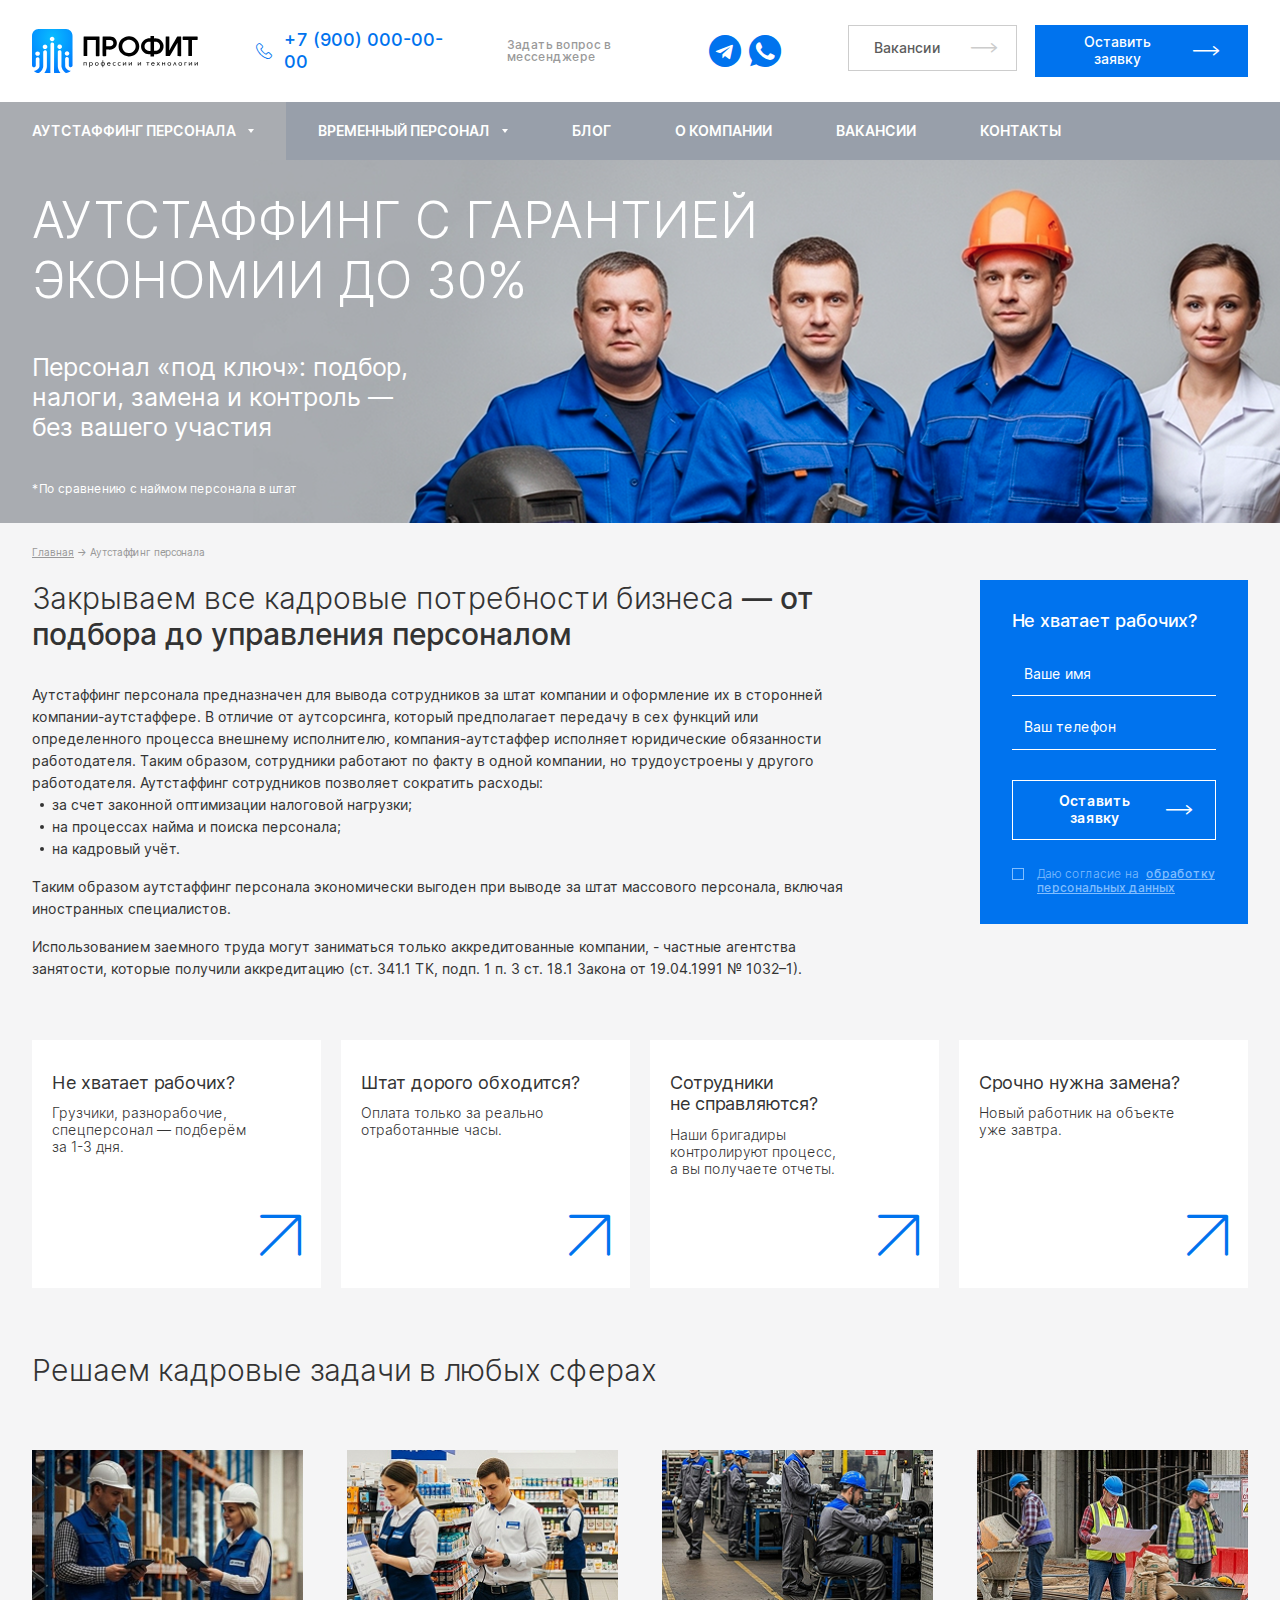
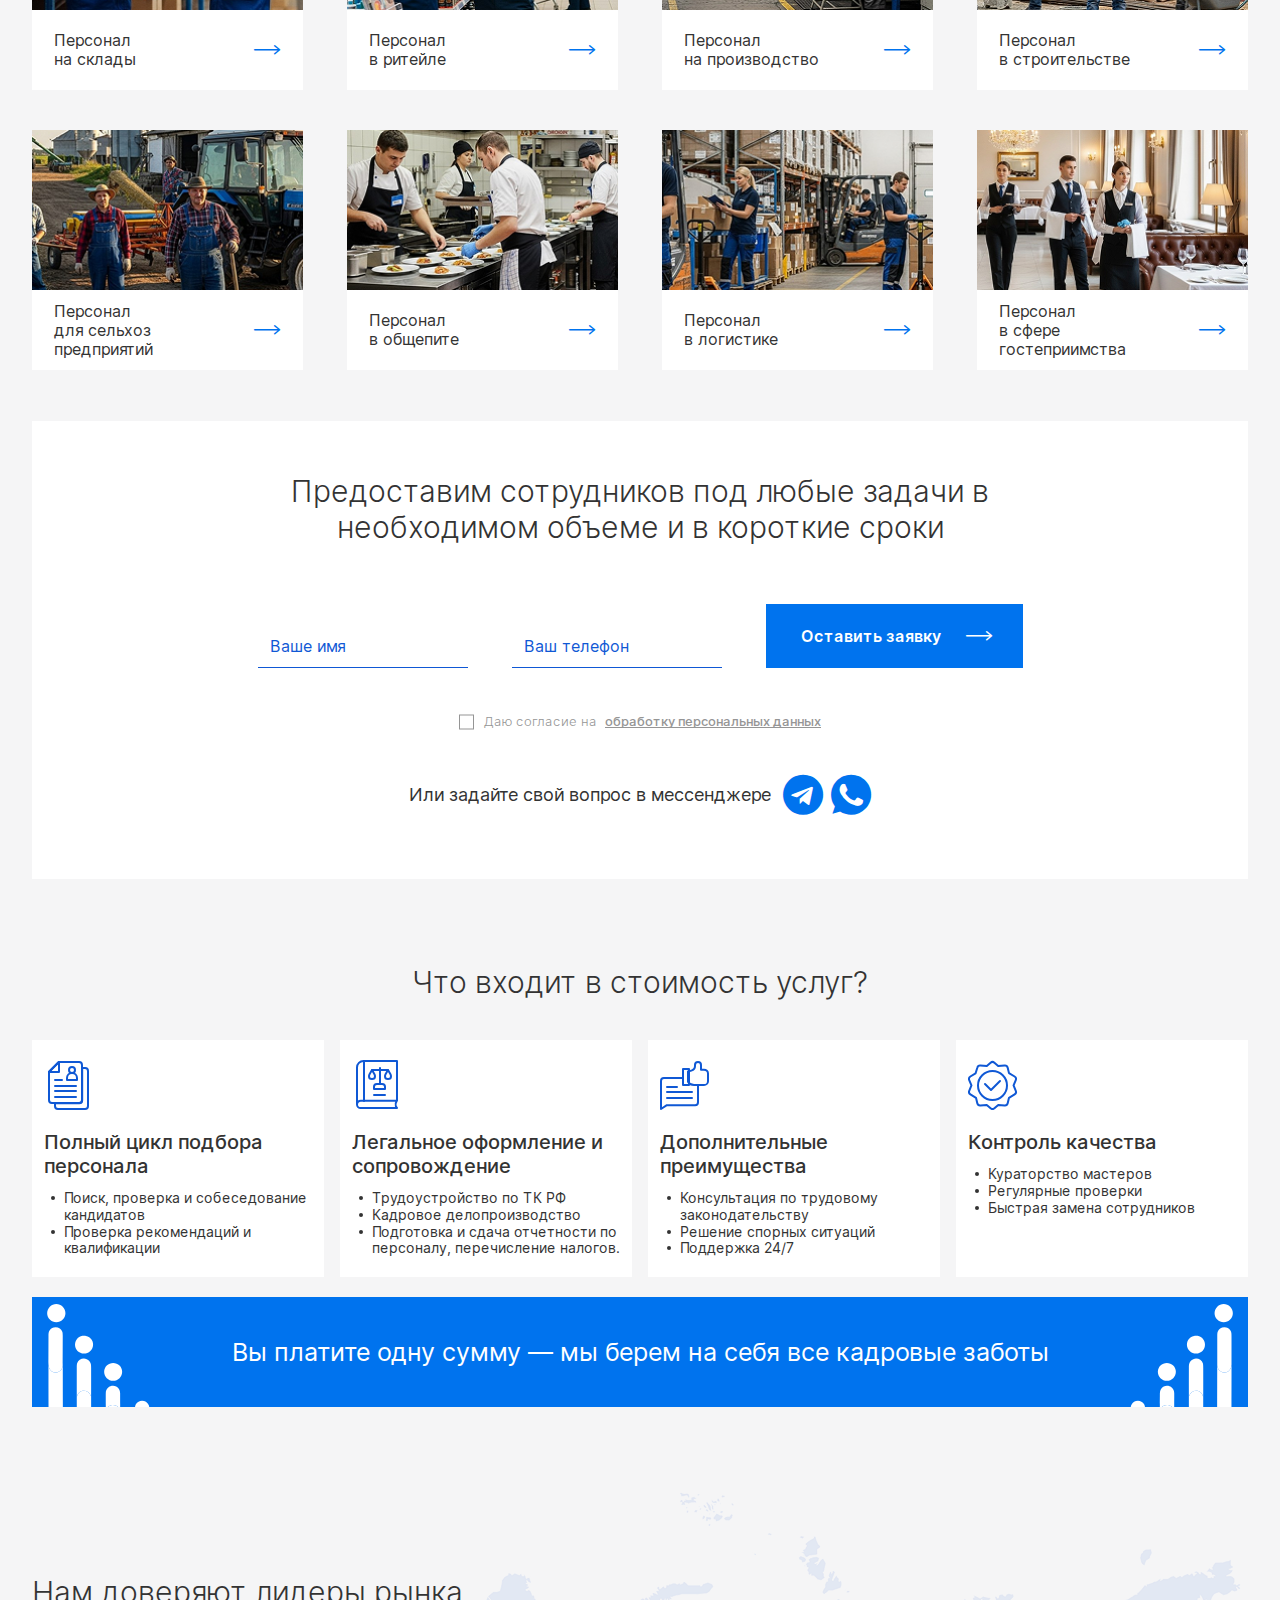
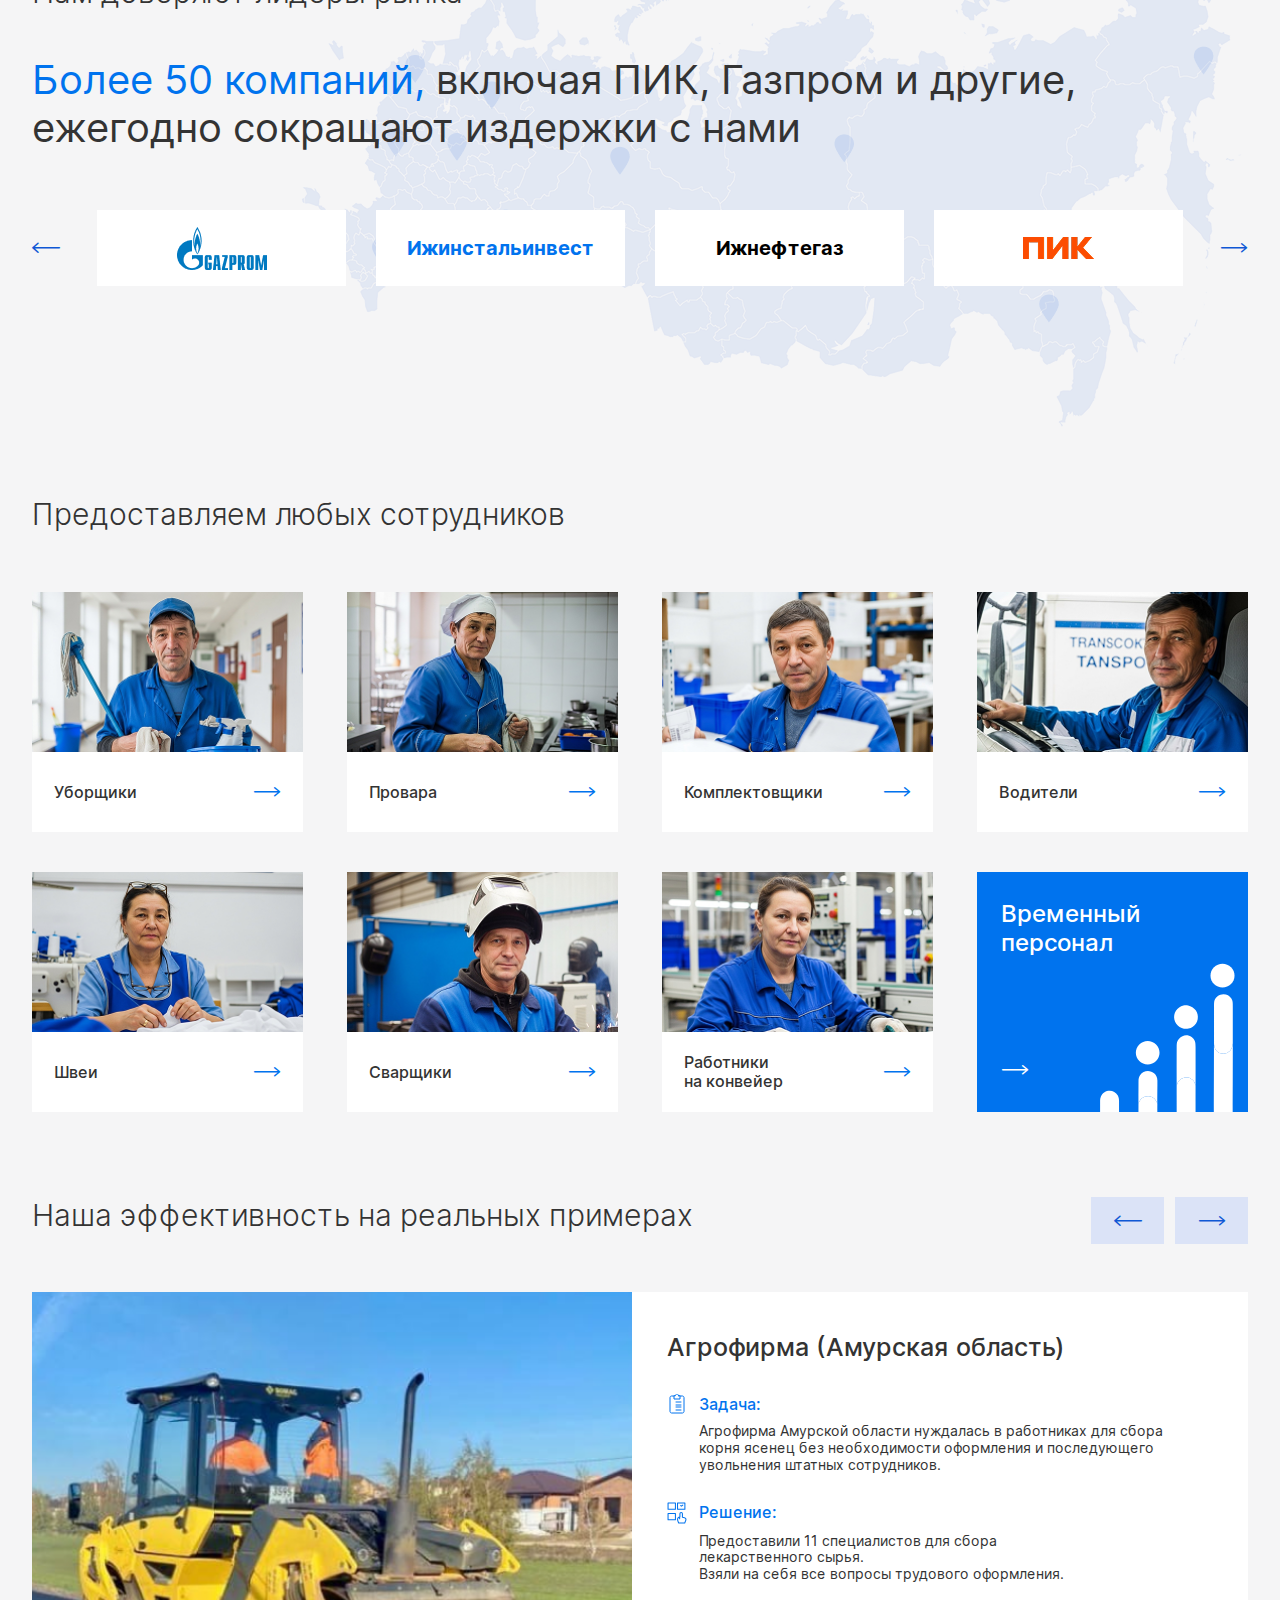
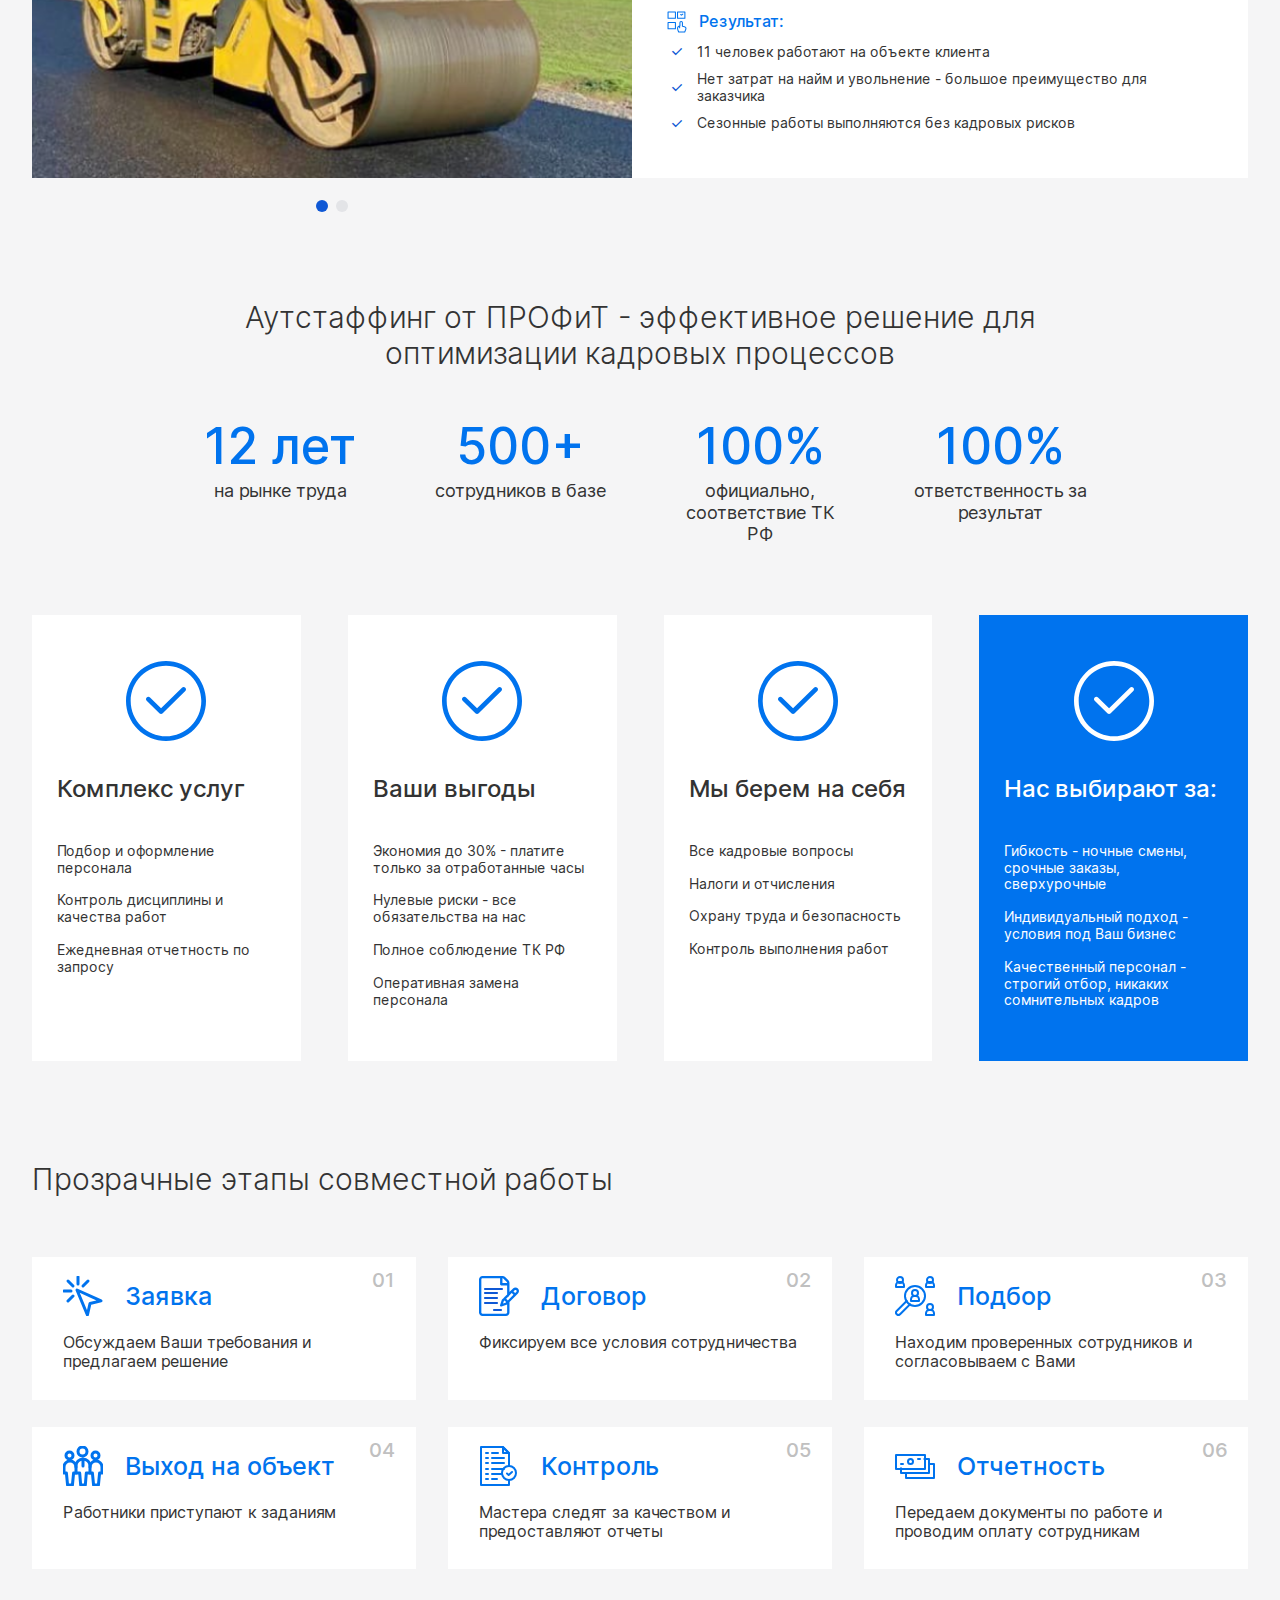
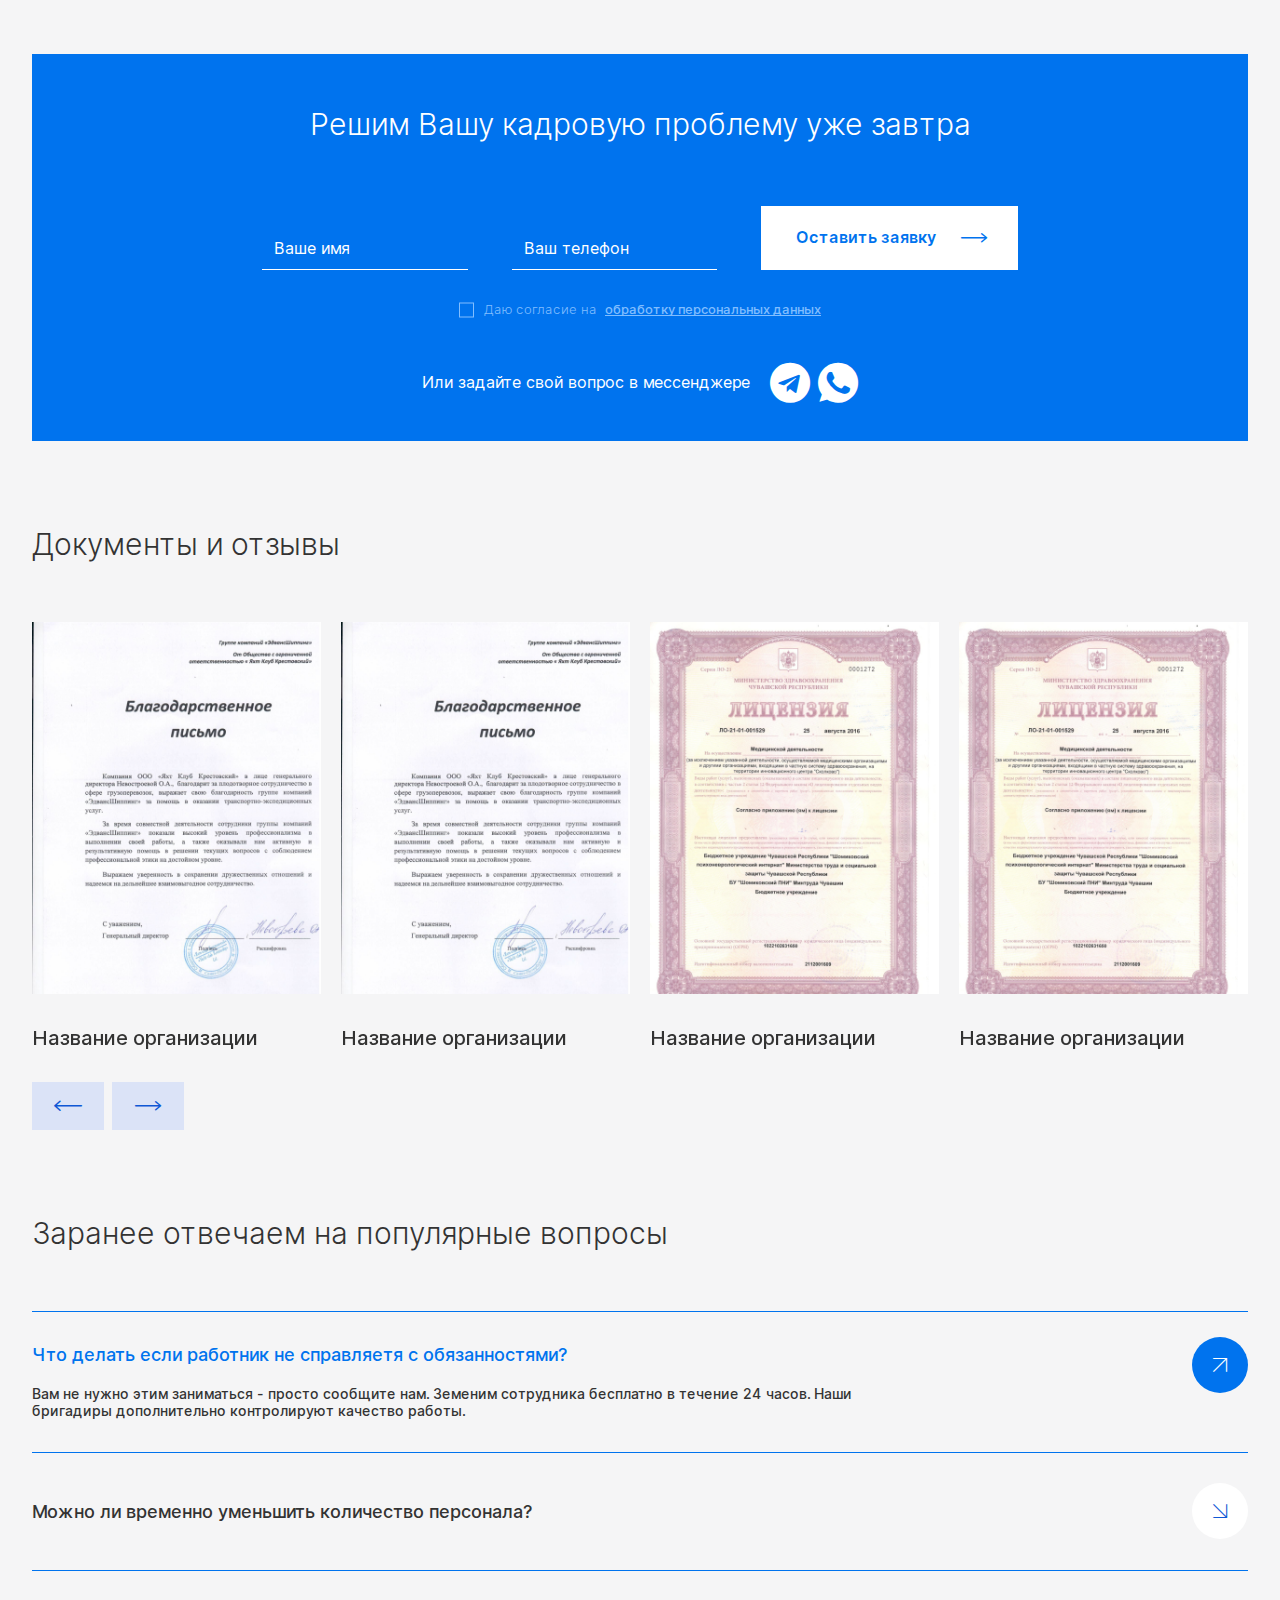
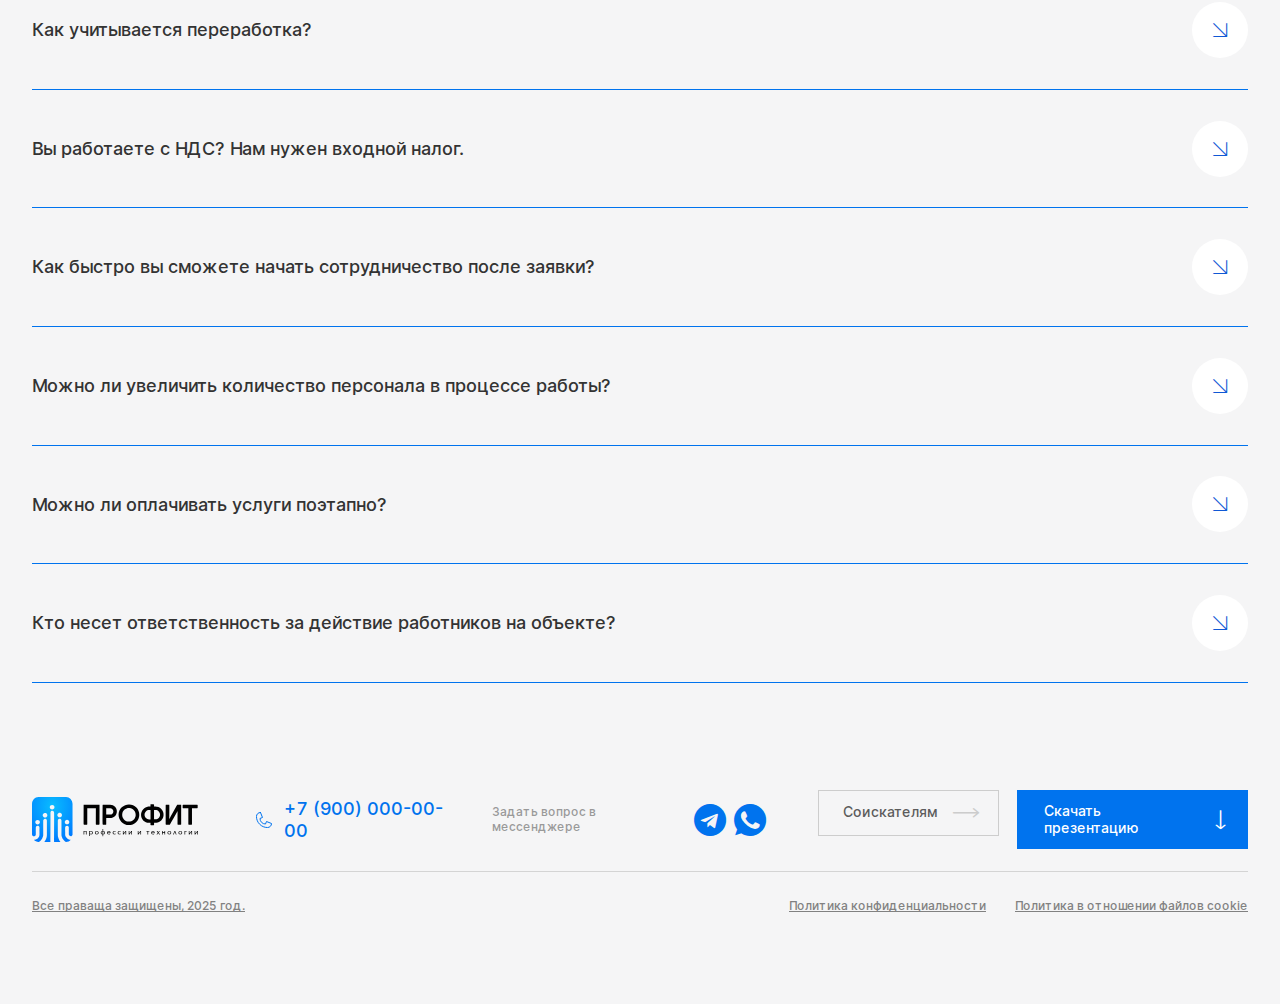
<file: outstaffing.html>
<!DOCTYPE html>
<html lang="ru">
	<head>
		<title>Profit multipage</title>
		<meta name="description" content="Краткое емкое описание текста, включающее поисковые запросы пользователей. Тег <description> должен четко и ясно описывать суть содержания, лучше избегать вводных конструкций и общих фраз. Мета-тег <description> должен быть уникальным для каждой страницы сайта.">
		<meta name="keywords" content="ключевые фразы или слова через запятую (важно для SEO)"/>
		<meta charset="UTF-8"/>
		<meta name="viewport" content="width=device-width">
		<link rel="stylesheet" href="css/animate.css">
		<link rel="stylesheet" href="css/choices.min.css" type="text/css"/>
		<link rel="stylesheet" href="css/swiper-bundle.min.css"/>
		<link rel="stylesheet" href="css/slider.css">
		<link href="favicon.ico" rel="icon">
		<link href="css/style.css" rel="stylesheet" type="text/css"/>
	</head>
	<body>
		<div class="wrapper">
			<header class="header">
				<div class="header__container">
					<a href="#" class="header__logo">
						<img src="images/header/logo.svg" class="header__logo-image" alt=""/>
					</a>
					<div class="header__body">
						<div class="header__contacts">
							<a data-da=".menu__contacts, 767, first" href="tel:+7 (900) 000-00-00" class="header__phone">
								<i class="header__phone-icon _icon-header-phone"></i>
								<span class="header__phone-number">+7 (900) 000-00-00</span>
							</a>
							<div data-da=".menu__contacts, 767, last" class="header__social-media">
								<div class="header__social-media-description">Задать вопрос в мессенджере</div>
								<ul class="header__social-media-list">
									<li class="header__social-media-item"><a href="#" class="header__social-media-link _icon-telegram"></a></li>
									<li class="header__social-media-item"><a href="#" class="header__social-media-link _icon-whatsapp"></a></li>
								</ul>
							</div>
						</div>
						<div class="header__buttons">
							<a data-da=".menu__buttons, 767, first" href="#" class="header__button-first">
								<span class="header__button-first-text">Вакансии</span>
								<i class="header__button-first-icon _icon-arrow-right"></i>
							</a>
							<button data-da=".menu__buttons, 767, last" type="button" class="header__button">
								<span class="header__button-text">Оставить заявку</span>
								<i class="header__button-icon _icon-arrow-right"></i>
							</button>
						</div>

						<div class="menu__button-open-menu">
							<div class="menu__button-open-menu-text">МЕНЮ</div>
							<div class="menu__icon">
								<span></span>
							</div>
						</div>
					</div>
				</div>

				<div class="header__menu menu">
					<div class="menu__container">
						<nav class="menu__body">
							<ul class="menu__list">
								<li>
									<a href="#" class="menu__link menu__link_dropdown menu__link_active">аутстаффинг персонала</a>
									<span class="menu__arrow"></span>
									<ul class="menu__sub-list">
										<li>
											<a href="" class="menu__sub-link">Раздел страницы 1</a>
										</li>
										<li>
											<a href="" class="menu__sub-link">Раздел страницы 2</a>
										</li>
										<li>
											<a href="" class="menu__sub-link">Раздел страницы 3</a>
										</li>
									</ul>
								</li>
								<li>
									<a href="#" class="menu__link menu__link_dropdown">Временный персонал</a>
									<span class="menu__arrow"></span>
									<ul class="menu__sub-list">
										<li>
											<a href="" class="menu__sub-link">Раздел страницы 1</a>
										</li>
										<li>
											<a href="" class="menu__sub-link">Раздел страницы 2</a>
										</li>
										<li>
											<a href="" class="menu__sub-link">Раздел страницы 3</a>
										</li>
									</ul>
								</li>
								<li><a href="#" class="menu__link">блог</a></li>
								<li><a href="" class="menu__link">о компании</a></li>
								<li><a href="" class="menu__link">Вакансии</a></li>
								<li><a href="" class="menu__link">контакты</a></li>
							</ul>
							<div class="menu__contacts"></div>
							<div class="menu__buttons"></div>
						</nav>

						<div class="menu__mobile-form">
							<div class="menu__form-info">Персонал «под ключ»: подбор, налоги, замена и контроль — без вашего участия</div>
							<div class="menu__form-description">Оставьте контакты - перезвоним в течение 30 минут</div>
							<form action="#" method="post" class="menu__form mobile-form">
								<input id="name" type="text" name="name" class="mobile-form__input" placeholder="Ваше имя"/>
								<input id="phone" type="text" name="phone" class="mobile-form__input" placeholder="Ваш телефон"/>
								<button class="mobile-form__button">
									<span class="mobile-form__button-text">Оставить заявку</span>
									<i class="mobile-form__button-icon _icon-arrow-right"></i>
								</button>
								<div class="mobile-form__cneckbox checkbox">
									<input id="check-mobile-agreement" type="checkbox" class="checkbox__input"/>
									<label for="check-mobile-agreement" class="checkbox__label">Даю согласие на <span>обработку персональных данных</span></label>
								</div>
							</form>
						</div>
					</div>
				</div>
			</header>

			<main class="page">
				<section class="main-section-outstaffing">
                    <div class="main-section-outstaffing__container">
                        <div class="main-section-outstaffing__content">
                            <h1 class="main-section-outstaffing__title">Аутстаффинг с гарантией экономии до 30%</h1>
                            <p class="main-section-outstaffing__description">Персонал «под ключ»: подбор, налоги, замена и контроль — без вашего участия</p>
                            <div class="main-section-outstaffing__additional-text">*По сравнению с наймом персонала в штат</div>
                        </div>
                    </div>
                    <img src="images/main-section-outstaffing/01.png" class="main-section-outstaffing__image" alt=""/>
                </section>

                <nav class="breadcrumbs">
                    <ul class="breadcrumbs__list">
                        <li class="breadcrumbs__item"><a href="#" class="breadcrumbs__link">Главная</a></li>
                        <span class="breadcrumbs__separator">→</span>
                        <li class="breadcrumbs__item">Аутстаффинг персонала</li>
                    </ul>
                </nav>

                <section class="section-info-outstaffing">
                    <div class="section-info-outstaffing__container">
                        <div class="section-info-outstaffing__content">
                            <div class="section-info-outstaffing__body">
                                <h2 class="section-info-outstaffing__title">Закрываем все кадровые потребности бизнеса <span>— от подбора до управления персоналом</span></h2>
                                <p class="section-info-outstaffing__text">Аутстаффинг персонала предназначен для вывода сотрудников за штат компании и оформление их в сторонней компании-аутстаффере. В отличие от аутсорсинга, который предполагает передачу в сех функций или определенного процесса внешнему исполнителю, компания-аутстаффер исполняет юридические обязанности работодателя. Таким образом, сотрудники работают по факту в одной компании, но трудоустроены у другого работодателя. Аутстаффинг сотрудников позволяет сократить расходы:</p>
                                <ul class="section-info-outstaffing__list">
                                    <li class="section-info-outstaffing__item">за счет законной оптимизации налоговой нагрузки;</li>
                                    <li class="section-info-outstaffing__item">на процессах найма и поиска персонала;</li>
                                    <li class="section-info-outstaffing__item">на кадровый учёт.</li>
                                </ul>
                                <p class="section-info-outstaffing__text section-info-outstaffing__text_wich-margin">Таким образом аутстаффинг персонала экономически выгоден при выводе за штат массового персонала, включая иностранных специалистов.</p>
                                <p class="section-info-outstaffing__text section-info-outstaffing__text_wich-margin">Использованием заемного труда могут заниматься только аккредитованные компании, - частные агентства занятости, которые получили аккредитацию (ст. 341.1 ТК, подп. 1 п. 3 ст. 18.1 Закона от 19.04.1991 № 1032–1).</p>
                            </div>
                            <div class="section-info-outstaffing__container-form">
                                <form action="#" class="section-info-outstaffing__form mini-form">
                                    <div class="mini-form__title">Не хватает рабочих?</div>
                                    <div class="mini-form__container-inputs">
                                        <input type="text" name="name" class="mini-form__input" placeholder="Ваше имя"/>
                                        <input type="text" name="phone" class="mini-form__input" placeholder="Ваш телефон"/>
                                    </div>
                                    <button class="mini-form__button">
                                        <span class="mini-form__button-text">Оставить заявку</span>
                                        <i class="mini-form__button-icon _icon-arrow-right"></i>
                                    </button>
                                    <div class="mini-form__checkbox">
                                        <input type="checkbox" id="mini-form-checkbox" class="mini-form__checkbox-input">
                                        <label for="mini-form-checkbox" class="mini-form__checkbox-label">Даю согласие на <span>обработку персональных данных</span></label>
                                    </div>
                                </form>
                            </div>
                        </div>
                    </div>
                </section>

				<section class="section-questions section-questions-wich-margin">
					<div class="section-questions__container">
						<ul class="section-questions__list">
							<li class="section-questions__item">
								<div class="section-questions__item-content">
									<h4 class="section-questions__item-title">Не хватает рабочих?</h4>
									<div class="section-questions__item-description">Грузчики, разнорабочие,<br> спецперсонал — подберём<br> за 1-3 дня.</div>
								</div>
								<div class="section-questions__item-container-icon">
									<i class="section-questions__item-icon _icon-main-arrow"></i>
								</div>
							</li>
							<li class="section-questions__item">
								<div class="section-questions__item-content">
									<h4 class="section-questions__item-title">Штат дорого обходится?</h4>
									<div class="section-questions__item-description">Оплата только за реально<br> отработанные часы.</div>
								</div>
								<div class="section-questions__item-container-icon">
									<i class="section-questions__item-icon _icon-main-arrow"></i>
								</div>
							</li>
							<li class="section-questions__item">
								<div class="section-questions__item-content">
									<h4 class="section-questions__item-title">Сотрудники<br> не справляются?</h4>
									<div class="section-questions__item-description">Наши бригадиры<br> контролируют процесс,<br> а вы получаете отчеты.</div>
								</div>
								<div class="section-questions__item-container-icon">
									<i class="section-questions__item-icon _icon-main-arrow"></i>
								</div>
							</li>
							<li class="section-questions__item">
								<div class="section-questions__item-content">
									<h4 class="section-questions__item-title">Срочно нужна замена?</h4>
									<div class="section-questions__item-description">Новый работник на объекте<br> уже завтра.</div>
								</div>
								<div class="section-questions__item-container-icon">
									<i class="section-questions__item-icon _icon-main-arrow"></i>
								</div>
							</li>
						</ul>
					</div>
				</section>

				<section class="section-areas">
					<div class="section-areas__container">
						<h2 class="section-areas__title">Решаем кадровые задачи в любых сферах</h2>
						<div class="section-areas__cards areas-cards">
							<div class="areas-cards__item">
								<div class="areas-cards__container-image">
									<img src="images/areas-cards/01.png" class="areas-cards__image" alt="">
								</div>
								<div class="areas-cards__bottom">
									<h2 class="areas-cards__text">Персонал <br> на склады</h2>
									<i class="areas-cards__icon _icon-arrow-right"></i>
								</div>
							</div>
							<div class="areas-cards__item">
								<div class="areas-cards__container-image">
									<img src="images/areas-cards/02.png" class="areas-cards__image" alt="">
								</div>
								<div class="areas-cards__bottom">
									<h2 class="areas-cards__text">Персонал <br> в ритейле</h2>
									<i class="areas-cards__icon _icon-arrow-right"></i>
								</div>
							</div>
							<div class="areas-cards__item">
								<div class="areas-cards__container-image">
									<img src="images/areas-cards/03.png" class="areas-cards__image" alt="">
								</div>
								<div class="areas-cards__bottom">
									<h2 class="areas-cards__text">Персонал <br> на производство</h2>
									<i class="areas-cards__icon _icon-arrow-right"></i>
								</div>
							</div>
							<div class="areas-cards__item">
								<div class="areas-cards__container-image">
									<img src="images/areas-cards/04.png" class="areas-cards__image" alt="">
								</div>
								<div class="areas-cards__bottom">
									<h2 class="areas-cards__text">Персонал <br> в строительстве</h2>
									<i class="areas-cards__icon _icon-arrow-right"></i>
								</div>
							</div>
							<div class="areas-cards__item">
								<div class="areas-cards__container-image">
									<img src="images/areas-cards/05.png" class="areas-cards__image" alt="">
								</div>
								<div class="areas-cards__bottom">
									<h2 class="areas-cards__text">Персонал <br> для сельхоз предприятий</h2>
									<i class="areas-cards__icon _icon-arrow-right"></i>
								</div>
							</div>
							<div class="areas-cards__item">
								<div class="areas-cards__container-image">
									<img src="images/areas-cards/06.png" class="areas-cards__image" alt="">
								</div>
								<div class="areas-cards__bottom">
									<h2 class="areas-cards__text">Персонал <br> в общепите</h2>
									<i class="areas-cards__icon _icon-arrow-right"></i>
								</div>
							</div>
							<div class="areas-cards__item">
								<div class="areas-cards__container-image">
									<img src="images/areas-cards/07.png" class="areas-cards__image" alt="">
								</div>
								<div class="areas-cards__bottom">
									<h2 class="areas-cards__text">Персонал <br> в логистике</h2>
									<i class="areas-cards__icon _icon-arrow-right"></i>
								</div>
							</div>
							<div class="areas-cards__item">
								<div class="areas-cards__container-image">
									<img src="images/areas-cards/08.png" class="areas-cards__image" alt="">
								</div>
								<div class="areas-cards__bottom">
									<h2 class="areas-cards__text">Персонал <br> в сфере гостеприимства</h2>
									<i class="areas-cards__icon _icon-arrow-right"></i>
								</div>
							</div>
						</div>
					</div>
				</section>

                <section id="basis-form" class="section-basis-white-form">
					<div class="section-basis-white-form__container">
						<div class="section-basis-white-form__body">
							<h2 class="section-basis-white-form__title">Предоставим сотрудников под любые задачи в необходимом объеме и в короткие сроки</h2>
							<form action="#" class="section-basis-white-form__form basis-white-form">
								<div class="basis-white-form__container">
									<input type="text" name="name" class="basis-white-form__input" placeholder="Ваше имя">
									<input type="tel" name="phone" class="basis-white-form__input" placeholder="Ваш телефон">
									<button class="basis-white-form__button">
										<span class="basis-white-form__button-text">Оставить заявку</span>
										<i class="basis-white-form__button-icon _icon-arrow-right"></i>
									</button>
								</div>
								<div class="basis-white-form__cneckbox checkbox">
									<input id="check-basis-white-form-agreement" type="checkbox" class="checkbox__input">
									<label for="check-basis-white-form-agreement" class="checkbox__label">Даю согласие на <span>обработку персональных данных</span></label>
								</div>
							</form>
							<div class="section-basis-white-form__contacts">
								<div class="section-basis-white-form__contacts-text">Или задайте свой вопрос в мессенджере</div>
								<ul class="section-basis-white-form__contacts-list">
									<li class="section-basis-white-form__contacts-item"><a href="#" class="section-basis-white-form__contacts-link _icon-telegram"></a></li>
									<li class="section-basis-white-form__contacts-item"><a href="#" class="section-basis-white-form__contacts-link _icon-whatsapp"></a></li>
								</ul>
							</div>
						</div>
					</div>
				</section>

				<section class="section-cost-services">
					<div class="section-cost-services__container">
						<h2 class="section-cost-services__title">Что входит в стоимость услуг?</h2>
						<div class="section-cost-services__cards">
							<div class="section-cost-services__item card-service">
								<img src="images/section-cost-services/01.svg" class="card-service__image" alt=""/>
								<div class="card-service__title">Полный цикл подбора персонала</div>
								<ul class="card-service__list">
									<li class="card-service__item">Поиск, проверка и собеседование кандидатов</li>
									<li class="card-service__item">Проверка рекомендаций и квалификации</li>
								</ul>
							</div>
							<div class="section-cost-services__item card-service">
								<img src="images/section-cost-services/02.svg" class="card-service__image" alt=""/>
								<div class="card-service__title">Легальное оформление и сопровождение</div>
								<ul class="card-service__list">
									<li class="card-service__item">Трудоустройство по ТК РФ</li>
									<li class="card-service__item">Кадровое делопроизводство</li>
									<li class="card-service__item">Подготовка и сдача отчетности по персоналу, перечисление налогов.</li>
								</ul>
							</div>
							<div class="section-cost-services__item card-service">
								<img src="images/section-cost-services/03.svg" class="card-service__image" alt=""/>
								<div class="card-service__title">Дополнительные преимущества</div>
								<ul class="card-service__list">
									<li class="card-service__item">Консультация по трудовому законодательству</li>
									<li class="card-service__item">Решение спорных ситуаций</li>
									<li class="card-service__item">Поддержка 24/7</li>
								</ul>
							</div>
							<div class="section-cost-services__item card-service">
								<img src="images/section-cost-services/04.svg" class="card-service__image" alt=""/>
								<div class="card-service__title">Контроль качества</div>
								<ul class="card-service__list">
									<li class="card-service__item">Кураторство мастеров</li>
									<li class="card-service__item">Регулярные проверки</li>
									<li class="card-service__item">Быстрая замена сотрудников</li>
								</ul>
							</div>
						</div>
						<div class="section-cost-services__block-result">
							<span class="section-cost-services__block-result-text">Вы платите одну сумму — мы берем на себя все кадровые заботы</span>
							<img src="images/section-cost-services/background.svg" class="section-cost-services__block-result-image" alt="">
						</div>
					</div>
				</section>

				<section class="section-trust-new">
					<div class="section-trust-new__container">
						<div class="section-trust-new__content">
							<h2 class="section-trust-new__title">Нам доверяют лидеры рынка</h2>
							<p class="section-trust-new__description"><span>Более 50 компаний,</span> включая ПИК, Газпром и другие, ежегодно сокращают издержки с нами</p>
							<div class="section-trust-new__container-for-image">
								<div class="section-trust-new__slider-container">
									<div class="section-trust-new__slider-button section-trust-new__slider-button_prev _icon-arrow-left"></div>
									<div class="section-trust-new__slider swiper-container">
										<div class="section-trust-new__slider-wrapper swiper-wrapper">
											<div class="section-trust-new__slider-slide swiper-slide">
												<div class="section-trust-new__slide-content">
													<img src="images/section-trust-new/01.png" class="section-trust-new__slide-image" alt=""/>
												</div>
											</div>
											<div class="section-trust-new__slider-slide swiper-slide">
												<div class="section-trust-new__slide-content">
													<div class="section-trust-new__slide-text" style="color: #0073ee;">Ижинстальинвест</div>
												</div>
											</div>
											<div class="section-trust-new__slider-slide swiper-slide">
												<div class="section-trust-new__slide-content">
													<div class="section-trust-new__slide-text" style="color: #000;">Ижнефтегаз</div>
												</div>
											</div>
											<div class="section-trust-new__slider-slide swiper-slide">
												<div class="section-trust-new__slide-content">
													<img src="images/section-trust-new/02.png" class="section-trust-new__slide-image" alt=""/>
												</div>
											</div>
											<div class="section-trust-new__slider-slide swiper-slide">
												<div class="section-trust-new__slide-content">
													<div class="section-trust-new__slide-text">Ижинстальинвест</div>
												</div>
											</div>
										</div>
									</div>
									<div class="section-trust-new__slider-button section-trust-new__slider-button_next _icon-arrow-right"></div>
								</div>
							</div>
						</div>
						<img data-da=".section-trust-new__container-for-image, 767, last" src="images/section-trust-new/map.png" class="section-trust-new__image" alt=""/>
					</div>
				</section>

				<section class="secion-employees">
					<div class="secion-employees__container">
						<h2 class="secion-employees__title">Предоставляем любых сотрудников</h2>
						<div class="secion-employees__body employees-cards">
							<div class="employees-cards__item">
								<div class="employees-cards__container-image">
									<img src="images/employees-cards/01.png" class="employees-cards__image" alt="">
								</div>
								<div class="employees-cards__bottom">
									<h2 class="employees-cards__bottom-text">Уборщики</h2>
									<i class="employees-cards__bottom-icon _icon-arrow-right"></i>
								</div>
							</div>
							<div class="employees-cards__item">
								<div class="employees-cards__container-image">
									<img src="images/employees-cards/02.png" class="employees-cards__image" alt="">
								</div>
								<div class="employees-cards__bottom">
									<h2 class="employees-cards__bottom-text">Провара</h2>
									<i class="employees-cards__bottom-icon _icon-arrow-right"></i>
								</div>
							</div>
							<div class="employees-cards__item">
								<div class="employees-cards__container-image">
									<img src="images/employees-cards/03.png" class="employees-cards__image" alt="">
								</div>
								<div class="employees-cards__bottom">
									<h2 class="employees-cards__bottom-text">Комплектовщики</h2>
									<i class="employees-cards__bottom-icon _icon-arrow-right"></i>
								</div>
							</div>
							<div class="employees-cards__item">
								<div class="employees-cards__container-image">
									<img src="images/employees-cards/04.png" class="employees-cards__image" alt="">
								</div>
								<div class="employees-cards__bottom">
									<h2 class="employees-cards__bottom-text">Водители</h2>
									<i class="employees-cards__bottom-icon _icon-arrow-right"></i>
								</div>
							</div>
							<div class="employees-cards__item">
								<div class="employees-cards__container-image">
									<img src="images/employees-cards/05.png" class="employees-cards__image" alt="">
								</div>
								<div class="employees-cards__bottom">
									<h2 class="employees-cards__bottom-text">Швеи</h2>
									<i class="employees-cards__bottom-icon _icon-arrow-right"></i>
								</div>
							</div>
							<div class="employees-cards__item">
								<div class="employees-cards__container-image">
									<img src="images/employees-cards/06.png" class="employees-cards__image" alt="">
								</div>
								<div class="employees-cards__bottom">
									<h2 class="employees-cards__bottom-text">Сварщики</h2>
									<i class="employees-cards__bottom-icon _icon-arrow-right"></i>
								</div>
							</div>
							<div class="employees-cards__item">
								<div class="employees-cards__container-image">
									<img src="images/employees-cards/07.png" class="employees-cards__image" alt="">
								</div>
								<div class="employees-cards__bottom">
									<h2 class="employees-cards__bottom-text">Работники <br> на конвейер</h2>
									<i class="employees-cards__bottom-icon _icon-arrow-right"></i>
								</div>
							</div>
							<div class="areas-cards__item areas-card-main">
								<div class="areas-card-main__content">
									<h2 class="areas-card-main__text">Временный персонал</h2>
									<i class="areas-card-main__icon _icon-arrow-right"></i>
								</div>
								<img src="images/areas-cards/decoration.svg" class="areas-card-main__image" alt="">
							</div>
						</div>
					</div>
				</section>

				<section class="section-examples">
					<div class="section-examples__container">
						<div class="section-examples__head">
							<div class="section-examples__title">Наша эффективность на реальных примерах</div>
							
						<div data-da=".examples-slider, 767, last" class="section-examples__container-arrows">
								<!--Стрелки-->
								<div class="section-examples__slider-arrow section-examples__slider-arrow_prev _icon-arrow-left swiper-button-disabled" tabindex="-1" role="button" aria-label="Previous slide" aria-controls="swiper-wrapper-4e97e9aa12ed57a6" aria-disabled="true"></div>
								<div class="section-examples__slider-arrow section-examples__slider-arrow_next _icon-arrow-right" tabindex="0" role="button" aria-label="Next slide" aria-controls="swiper-wrapper-4e97e9aa12ed57a6" aria-disabled="false"></div>
							</div></div>
						<div class="section-examples__slider examples-slider swiper-container swiper-initialized swiper-horizontal swiper-autoheight swiper-backface-hidden">
							<div class="examples-slider__wrapper swiper-wrapper" id="swiper-wrapper-4e97e9aa12ed57a6" aria-live="polite" style="height: 468px;">
								<div class="examples-slider__slide swiper-slide swiper-slide-active" role="group" aria-label="1 / 2" style="width: 1216px;">
									<div class="examples-slider__content example">
										<div class="example__container-image">
											<img src="images/section-examples/01.png" class="example__image" alt="">
										</div>
										<div class="example__body">
											<div class="example__content">
												<div class="example__title">Агрофирма (Амурская область)</div>
												<ul class="example__list">
													<li class="example__item">
														<div class="example__item-head">
															<div class="example__item-container-image">
																<img src="images/section-examples/icons/01.svg" class="example__item-image" alt="">
															</div>
															<div class="example__item-title">Задача:</div>
														</div>
														<div class="example__item-description">Агрофирма Амурской области нуждалась в работниках для сбора <br> корня ясенец без необходимости оформления и последующего <br> увольнения штатных сотрудников.</div>
													</li>
													<li class="example__item">
														<div class="example__item-head">
															<div class="example__item-container-image">
																<img src="images/section-examples/icons/02.svg" class="example__item-image" alt="">
															</div>
															<div class="example__item-title">Решение:</div>
														</div>
														<div class="example__item-description">Предоставили 11 специалистов для сбора <br> лекарственного сырья. <br> Взяли на себя все вопросы трудового оформления.</div>
													</li>
													<li class="example__item">
														<div class="example__item-head">
															<div class="example__item-container-image">
																<img src="images/section-examples/icons/02.svg" class="example__item-image" alt="">
															</div>
															<div class="example__item-title">Результат:</div>
														</div>
														<ul class="example__item-list-results">
															<li class="example__item-list-results-item">
																<i class="example__item-list-results-icon _icon-check"></i>
																<span class="example__item-list-results-text">11 человек работают на объекте клиента</span>
															</li>
															<li class="example__item-list-results-item">
																<i class="example__item-list-results-icon _icon-check"></i>
																<span class="example__item-list-results-text">Нет затрат на найм и увольнение - большое преимущество для заказчика</span>
															</li>
															<li class="example__item-list-results-item">
																<i class="example__item-list-results-icon _icon-check"></i>
																<span class="example__item-list-results-text">Сезонные работы выполняются без кадровых рисков</span>
															</li>
														</ul>
													</li>
												</ul>
											</div>
										</div>
									</div>
								</div>

								<div class="examples-slider__slide swiper-slide swiper-slide-next" role="group" aria-label="2 / 2" style="width: 1216px;">
									<div class="examples-slider__content example">
										<div class="example__container-image">
											<img src="images/section-examples/01.png" class="example__image" alt="">
										</div>
										<div class="example__body">
											<div class="example__content">
												<div class="example__title">Агрофирма (Амурская область)</div>
												<ul class="example__list">
													<li class="example__item">
														<div class="example__item-head">
															<div class="example__item-container-image">
																<img src="images/section-examples/icons/01.svg" class="example__item-image" alt="">
															</div>
															<div class="example__item-title">Задача:</div>
														</div>
														<div class="example__item-description">Агрофирма Амурской области нуждалась в работниках для сбора <br> корня ясенец без необходимости оформления и последующего <br> увольнения штатных сотрудников.</div>
													</li>
													<li class="example__item">
														<div class="example__item-head">
															<div class="example__item-container-image">
																<img src="images/section-examples/icons/02.svg" class="example__item-image" alt="">
															</div>
															<div class="example__item-title">Решение:</div>
														</div>
														<div class="example__item-description">Предоставили 11 специалистов для сбора <br> лекарственного сырья. <br> Взяли на себя все вопросы трудового оформления.</div>
													</li>
													<li class="example__item">
														<div class="example__item-head">
															<div class="example__item-container-image">
																<img src="images/section-examples/icons/02.svg" class="example__item-image" alt="">
															</div>
															<div class="example__item-title">Результат:</div>
														</div>
														<ul class="example__item-list-results">
															<li class="example__item-list-results-item">
																<i class="example__item-list-results-icon _icon-check"></i>
																<span class="example__item-list-results-text">11 человек работают на объекте клиента</span>
															</li>
															<li class="example__item-list-results-item">
																<i class="example__item-list-results-icon _icon-check"></i>
																<span class="example__item-list-results-text">Нет затрат на найм и увольнение - большое преимущество для заказчика</span>
															</li>
															<li class="example__item-list-results-item">
																<i class="example__item-list-results-icon _icon-check"></i>
																<span class="example__item-list-results-text">Сезонные работы выполняются без кадровых рисков</span>
															</li>
														</ul>
													</li>
												</ul>
											</div>
										</div>
									</div>
								</div>
							</div>
							
							<!--пагинация-->
							<div class="examples-slider__pagination swiper-pagination swiper-pagination-clickable swiper-pagination-bullets swiper-pagination-horizontal"><span class="swiper-pagination-bullet swiper-pagination-bullet-active" tabindex="0" role="button" aria-label="Go to slide 1" aria-current="true"></span><span class="swiper-pagination-bullet" tabindex="0" role="button" aria-label="Go to slide 2"></span></div>
						<span class="swiper-notification" aria-live="assertive" aria-atomic="true"></span></div>
					</div>
				</section>

				<section class="section-our-advantages">
					<div class="section-our-advantages__container">
						<h2 class="section-our-advantages__title">Аутстаффинг от ПРОФиТ<span> - эффективное решение для оптимизации кадровых процессов</span></h2>
						<ul class="section-our-advantages__advantages-list">
							<li class="section-our-advantages__advantages-item">
								<div class="section-our-advantages__advantages-meaning">12 лет</div>
								<div class="section-our-advantages__advantages-description">на рынке труда</div>
							</li>
							<li class="section-our-advantages__advantages-item">
								<div class="section-our-advantages__advantages-meaning">500+</div>
								<div class="section-our-advantages__advantages-description">сотрудников в базе</div>
							</li>
							<li class="section-our-advantages__advantages-item">
								<div class="section-our-advantages__advantages-meaning">100%</div>
								<div class="section-our-advantages__advantages-description">официально, соответствие ТК РФ</div>
							</li>
							<li class="section-our-advantages__advantages-item">
								<div class="section-our-advantages__advantages-meaning">100%</div>
								<div class="section-our-advantages__advantages-description">ответственность за результат</div>
							</li>
						</ul>
						<div class="section-our-advantages__cards cards-advantages">
							<div class="cards-advantages__item">
								<div class="cards-advantages__container-image">
									<img src="images/cards-advantages/01.svg" class="cards-advantages__image" alt="">
								</div>
								<h4 class="cards-advantages__title">Комплекс услуг</h4>
								<ul class="cards-advantages__list">
									<li class="cards-advantages__list-item">Подбор и оформление персонала</li>
									<li class="cards-advantages__list-item">Контроль дисциплины и качества работ</li>
									<li class="cards-advantages__list-item">Ежедневная отчетность по запросу</li>
								</ul>
							</div>
							<div class="cards-advantages__item">
								<div class="cards-advantages__container-image">
									<img src="images/cards-advantages/01.svg" class="cards-advantages__image" alt="">
								</div>
								<h4 class="cards-advantages__title">Ваши выгоды</h4>
								<ul class="cards-advantages__list">
									<li class="cards-advantages__list-item">Экономия до 30% - платите только за отработанные часы</li>
									<li class="cards-advantages__list-item">Нулевые риски - все обязательства на нас</li>
									<li class="cards-advantages__list-item">Полное соблюдение ТК РФ</li>
									<li class="cards-advantages__list-item">Оперативная замена персонала</li>
								</ul>
							</div>
							<div class="cards-advantages__item">
								<div class="cards-advantages__container-image">
									<img src="images/cards-advantages/01.svg" class="cards-advantages__image" alt="">
								</div>
								<h4 class="cards-advantages__title">Мы берем на себя</h4>
								<ul class="cards-advantages__list">
									<li class="cards-advantages__list-item">Все кадровые вопросы</li>
									<li class="cards-advantages__list-item">Налоги и отчисления</li>
									<li class="cards-advantages__list-item">Охрану труда и безопасность</li>
									<li class="cards-advantages__list-item">Контроль выполнения работ</li>
								</ul>
							</div>
							<div class="cards-advantages__item cards-advantages__item_active">
								<div class="cards-advantages__container-image">
									<img src="images/cards-advantages/02.svg" class="cards-advantages__image" alt="">
								</div>
								<h4 class="cards-advantages__title">Нас выбирают за:</h4>
								<ul class="cards-advantages__list">
									<li class="cards-advantages__list-item">Гибкость - ночные смены, срочные заказы, сверхурочные</li>
									<li class="cards-advantages__list-item">Индивидуальный подход - условия под Ваш бизнес</li>
									<li class="cards-advantages__list-item">Качественный персонал - строгий отбор, никаких сомнительных кадров</li>
								</ul>
							</div>
						</div>
					</div>
				</section>

				<section class="section-stages-work">
					<div class="section-stages-work__container">
						<h2 class="section-stages-work__title">Прозрачные этапы совместной работы</h2>
						<div class="section-stages-work__body">
							<div class="section-stages-work__item">
								<div class="section-stages-work__head">
									<div class="section-stages-work__icon-container">
										<img src="images/section-stages-work/01.svg" class="section-stages-work__icon" alt="">
									</div>
									<div class="section-stages-work__item-title">Заявка</div>
								</div>
								<div class="section-stages-work__description">Обсуждаем Ваши требования и предлагаем решение</div>
								<div class="section-stages-work__card-number">01</div>
							</div>
							<div class="section-stages-work__item">
								<div class="section-stages-work__head">
									<div class="section-stages-work__icon-container">
										<img src="images/section-stages-work/02.svg" class="section-stages-work__icon" alt="">
									</div>
									<div class="section-stages-work__item-title">Договор</div>
								</div>
								<div class="section-stages-work__description">Фиксируем все условия сотрудничества</div>
								<div class="section-stages-work__card-number">02</div>
							</div>
							<div class="section-stages-work__item">
								<div class="section-stages-work__head">
									<div class="section-stages-work__icon-container">
										<img src="images/section-stages-work/03.svg" class="section-stages-work__icon" alt="">
									</div>
									<div class="section-stages-work__item-title">Подбор</div>
								</div>
								<div class="section-stages-work__description">Находим проверенных сотрудников и согласовываем с Вами</div>
								<div class="section-stages-work__card-number">03</div>
							</div>
							<div class="section-stages-work__item">
								<div class="section-stages-work__head">
									<div class="section-stages-work__icon-container">
										<img src="images/section-stages-work/04.svg" class="section-stages-work__icon" alt="">
									</div>
									<div class="section-stages-work__item-title">Выход на объект</div>
								</div>
								<div class="section-stages-work__description">Работники приступают к заданиям</div>
								<div class="section-stages-work__card-number">04</div>
							</div>
							<div class="section-stages-work__item">
								<div class="section-stages-work__head">
									<div class="section-stages-work__icon-container">
										<img src="images/section-stages-work/05.svg" class="section-stages-work__icon" alt="">
									</div>
									<div class="section-stages-work__item-title">Контроль</div>
								</div>
								<div class="section-stages-work__description">Мастера следят за качеством и предоставляют отчеты</div>
								<div class="section-stages-work__card-number">05</div>
							</div>
							<div class="section-stages-work__item">
								<div class="section-stages-work__head">
									<div class="section-stages-work__icon-container">
										<img src="images/section-stages-work/06.svg" class="section-stages-work__icon" alt="">
									</div>
									<div class="section-stages-work__item-title">Отчетность</div>
								</div>
								<div class="section-stages-work__description">Передаем документы по работе и проводим оплату сотрудникам</div>
								<div class="section-stages-work__card-number">06</div>
							</div>
						</div>
					</div>
				</section>

				<section class="section-basis-form">
					<div class="section-basis-form__container">
						<div class="section-basis-form__body">
							<h2 class="section-basis-form__title">Решим Вашу кадровую проблему уже завтра</h2>
							<form action="#" class="section-basis-form__form basis-form">
								<div class="basis-form__container">
									<input type="text" name="name" class="basis-form__input" placeholder="Ваше имя">
									<input type="tel" name="phone" class="basis-form__input" placeholder="Ваш телефон">
									<button class="basis-form__button">
										<span class="basis-form__button-text">Оставить заявку</span>
										<i class="basis-form__button-icon _icon-arrow-right"></i>
									</button>
								</div>
								<div class="basis-form__cneckbox checkbox">
									<input id="check-basis-form-agreement-two" type="checkbox" class="checkbox__input">
									<label for="check-basis-form-agreement-two" class="checkbox__label">Даю согласие на <span>обработку персональных данных</span></label>
								</div>
							</form>
							<div class="section-basis-form__contacts">
								<div class="section-basis-form__contacts-text">Или задайте свой вопрос в мессенджере</div>
								<ul class="section-basis-form__contacts-list">
									<li class="section-basis-form__contacts-item"><a href="#" class="section-basis-form__contacts-link _icon-telegram"></a></li>
									<li class="section-basis-form__contacts-item"><a href="#" class="section-basis-form__contacts-link _icon-whatsapp"></a></li>
								</ul>
							</div>
						</div>
					</div>
				</section>

				<section class="section-gratitude">
					<div class="section-gratitude__container">
						<div class="section-gratitude__title">Документы и отзывы</div>
						<div class="section-gratitude__body">
							<div class="section-gratitude__slider gratitude-slider swiper-container swiper-initialized swiper-horizontal swiper-backface-hidden">
								<div class="gratitude-slider__wrapper swiper-wrapper" id="swiper-wrapper-37e7815862f015b3" aria-live="polite">
									<div class="gratitude-slider__slide swiper-slide swiper-slide-active" role="group" aria-label="1 / 5" style="width: 289px; margin-right: 20px;">
										<div class="gratitude-slider__container-image">
											<img src="images/section-gratitude/01.png" class="gratitude-slider__image" alt="Image">
										</div>
										<div class="gratitude-slider__name">Название организации</div>
									</div>
									<div class="gratitude-slider__slide swiper-slide swiper-slide-next" role="group" aria-label="2 / 5" style="width: 289px; margin-right: 20px;">
										<div class="gratitude-slider__container-image">
											<img src="images/section-gratitude/01.png" class="gratitude-slider__image" alt="Image">
										</div>
										<div class="gratitude-slider__name">Название организации</div>
									</div>
									<div class="gratitude-slider__slide swiper-slide" role="group" aria-label="3 / 5" style="width: 289px; margin-right: 20px;">
										<div class="gratitude-slider__container-image">
											<img src="images/section-gratitude/02.png" class="gratitude-slider__image" alt="Image">
										</div>
										<div class="gratitude-slider__name">Название организации</div>
									</div>
									<div class="gratitude-slider__slide swiper-slide" role="group" aria-label="4 / 5" style="width: 289px; margin-right: 20px;">
										<div class="gratitude-slider__container-image">
											<img src="images/section-gratitude/02.png" class="gratitude-slider__image" alt="Image">
										</div>
										<div class="gratitude-slider__name">Название организации</div>
									</div>
									
									<div class="gratitude-slider__slide swiper-slide" role="group" aria-label="5 / 5" style="width: 289px; margin-right: 20px;">
										<div class="gratitude-slider__container-image">
											<img src="images/section-gratitude/01.png" class="gratitude-slider__image" alt="Image">
										</div>
										<div class="gratitude-slider__name">Название организации</div>
									</div>
								</div>

							<span class="swiper-notification" aria-live="assertive" aria-atomic="true"></span></div>
							<!--Стрелки-->
							<!--Если нужны стрелки управления-->
							<div class="gratitude-slider__container-arrows">
								<div class="gratitude-slider__arrow gratitude-slider__arrow_prev _icon-arrow-left swiper-button-disabled" tabindex="-1" role="button" aria-label="Previous slide" aria-controls="swiper-wrapper-37e7815862f015b3" aria-disabled="true"></div>
								<div class="gratitude-slider__arrow gratitude-slider__arrow_next _icon-arrow-right" tabindex="0" role="button" aria-label="Next slide" aria-controls="swiper-wrapper-37e7815862f015b3" aria-disabled="false"></div>
							</div>
						</div>
					</div>
				</section>

				<section class="section-questions-spollers">
					<div class="section-questions-spollers__container">
						<div class="section-questions-spollers__title">Заранее отвечаем на популярные вопросы</div>
						<div data-spollers="" data-one-spoller="" class="section-questions-spollers__block block _init">
							<div class="block__item">
								<button type="button" data-spoller="" class="block__title _active">Что делать если работник не справляетя с обязанностями? <i class="block__icon _icon-main-arrow"></i></button>
								<div class="block__text">
									Вам не нужно этим заниматься - просто сообщите нам. Земеним сотрудника бесплатно в течение 24 часов. Наши бригадиры дополнительно контролируют качество работы.
								</div>
							</div>
							<div class="block__item">
								<button type="button" data-spoller="" class="block__title">Можно ли временно уменьшить количество персонала? <i class="block__icon _icon-main-arrow"></i></button>
								<div class="block__text" hidden="">
									Lorem ipsum dolor sit amet, consectetur adipisicing elit, sed do eiusmod
									tempor incididunt ut labore et dolore magna aliqua. Ut enim ad minim veniam,
									quis nostrud exercitation ullamco laboris nisi ut aliquip ex ea commodo
									consequat. Duis aute irure dolor in reprehenderit in voluptate velit esse
									cillum dolore eu fugiat nulla pariatur. Excepteur sint occaecat cupidatat non
									proident, sunt in culpa qui officia deserunt mollit anim id est laborum.
								</div>
							</div>
							<div class="block__item">
								<button type="button" data-spoller="" class="block__title">Как учитывается переработка? <i class="block__icon _icon-main-arrow"></i></button>
								<div class="block__text" hidden="">
									Lorem ipsum dolor sit amet, consectetur adipisicing elit, sed do eiusmod
									tempor incididunt ut labore et dolore magna aliqua. Ut enim ad minim veniam,
									quis nostrud exercitation ullamco laboris nisi ut aliquip ex ea commodo
									consequat. Duis aute irure dolor in reprehenderit in voluptate velit esse
									cillum dolore eu fugiat nulla pariatur. Excepteur sint occaecat cupidatat non
									proident, sunt in culpa qui officia deserunt mollit anim id est laborum.
								</div>
							</div>
							<div class="block__item">
								<button type="button" data-spoller="" class="block__title">Вы работаете с НДС? Нам нужен входной налог. <i class="block__icon _icon-main-arrow"></i></button>
								<div class="block__text" hidden="">
									Lorem ipsum dolor sit amet, consectetur adipisicing elit, sed do eiusmod
									tempor incididunt ut labore et dolore magna aliqua. Ut enim ad minim veniam,
									quis nostrud exercitation ullamco laboris nisi ut aliquip ex ea commodo
									consequat. Duis aute irure dolor in reprehenderit in voluptate velit esse
									cillum dolore eu fugiat nulla pariatur. Excepteur sint occaecat cupidatat non
									proident, sunt in culpa qui officia deserunt mollit anim id est laborum.
								</div>
							</div>
							<div class="block__item">
								<button type="button" data-spoller="" class="block__title">Как быстро вы сможете начать сотрудничество после заявки? <i class="block__icon _icon-main-arrow"></i></button>
								<div class="block__text" hidden="">
									Lorem ipsum dolor sit amet, consectetur adipisicing elit, sed do eiusmod
									tempor incididunt ut labore et dolore magna aliqua. Ut enim ad minim veniam,
									quis nostrud exercitation ullamco laboris nisi ut aliquip ex ea commodo
									consequat. Duis aute irure dolor in reprehenderit in voluptate velit esse
									cillum dolore eu fugiat nulla pariatur. Excepteur sint occaecat cupidatat non
									proident, sunt in culpa qui officia deserunt mollit anim id est laborum.
								</div>
							</div>
							<div class="block__item">
								<button type="button" data-spoller="" class="block__title">Можно ли увеличить количество персонала в процессе работы? <i class="block__icon _icon-main-arrow"></i></button>
								<div class="block__text" hidden="">
									Lorem ipsum dolor sit amet, consectetur adipisicing elit, sed do eiusmod
									tempor incididunt ut labore et dolore magna aliqua. Ut enim ad minim veniam,
									quis nostrud exercitation ullamco laboris nisi ut aliquip ex ea commodo
									consequat. Duis aute irure dolor in reprehenderit in voluptate velit esse
									cillum dolore eu fugiat nulla pariatur. Excepteur sint occaecat cupidatat non
									proident, sunt in culpa qui officia deserunt mollit anim id est laborum.
								</div>
							</div>
							<div class="block__item">
								<button type="button" data-spoller="" class="block__title">Можно ли оплачивать услуги поэтапно? <i class="block__icon _icon-main-arrow"></i></button>
								<div class="block__text" hidden="">
									Lorem ipsum dolor sit amet, consectetur adipisicing elit, sed do eiusmod
									tempor incididunt ut labore et dolore magna aliqua. Ut enim ad minim veniam,
									quis nostrud exercitation ullamco laboris nisi ut aliquip ex ea commodo
									consequat. Duis aute irure dolor in reprehenderit in voluptate velit esse
									cillum dolore eu fugiat nulla pariatur. Excepteur sint occaecat cupidatat non
									proident, sunt in culpa qui officia deserunt mollit anim id est laborum.
								</div>
							</div>
							<div class="block__item">
								<button type="button" data-spoller="" class="block__title">Кто несет ответственность за действие работников на объекте? <i class="block__icon _icon-main-arrow"></i></button>
								<div class="block__text" hidden="">
									Lorem ipsum dolor sit amet, consectetur adipisicing elit, sed do eiusmod
									tempor incididunt ut labore et dolore magna aliqua. Ut enim ad minim veniam,
									quis nostrud exercitation ullamco laboris nisi ut aliquip ex ea commodo
									consequat. Duis aute irure dolor in reprehenderit in voluptate velit esse
									cillum dolore eu fugiat nulla pariatur. Excepteur sint occaecat cupidatat non
									proident, sunt in culpa qui officia deserunt mollit anim id est laborum.
								</div>
							</div>
						</div>
					</div>
				</section>
			</main>

			<footer class="footer">
				<div class="footer__container">
					<div class="footer__head">
						<a href="#" class="footer__logo">
							<img src="images/footer/logo.svg" class="footer__logo-image" alt=""/>
						</a>
						<div class="footer__body">
							<div class="footer__contacts">
								<a href="tel:" class="footer__phone">
									<img src="images/footer/footer-phone.svg" class="footer__phone-icon" alt=""/>
									<span class="footer__phone-text">+7 (900) 000-00-00</span>
								</a>
								<div class="footer__social-media">
									<div class="footer__social-media-text">Задать вопрос в мессенджере</div>
									<ul class="footer__social-media-list">
										<li class="footer__social-media-item"><a href="#" class="footer__social-media-link _icon-telegram"></a></li>
										<li class="footer__social-media-item"><a href="#" class="footer__social-media-link _icon-whatsapp"></a></li>
									</ul>
								</div>
							</div>
							<div class="footer__buttons">
								<a href="#" class="footer__button-first">
									<span class="footer__button-first-text">Соискателям</span>
									<i class="footer__button-first-icon _icon-arrow-right"></i>
								</a>
								<a href="#" class="footer__button-second">
									<span class="footer__button-second-text">Скачать презентацию</span>
									<i class="footer__button-second-icon _icon-arrow-down"></i>
								</a>
							</div>
						</div>
					</div>
					<div class="footer__bottom">
						<div class="footer__bottom-copy">
							<a href="#" class="footer__bottom-copy-link">Все праваща защищены, 2025 год.</a>
						</div>
						<ul class="footer__bottom-politics">
							<li class="footer__bottom-politics-item"><a href="#" class="footer__bottom-politics-link">Политика конфиденциальности</a></li>
							<li class="footer__bottom-politics-item"><a href="#" class="footer__bottom-politics-link">Политика в отношении файлов cookie</a></li>
						</ul>
					</div>
				</div>
			</footer>
		</div>
		
		<!--Подключаем jQuery.-->
		<script src="js/jquery-3.6.0.min.js"></script>

		<!--Подключаем слайдер Swiper.-->
		<script src="js/swiper-bundle.min.js"></script>
		
		<!--Подключаем анимации wow.js-->
		<script src="js/wow.min.js"></script>
        <script src="js/wow.js"></script>

		<!--Кастомный селект-->
		<script src="js/choices.min.js"></script>

		<!--Подключаем файл скриптов.-->
		<script src="js/script.js"></script>
	</body>
</html>
</file>
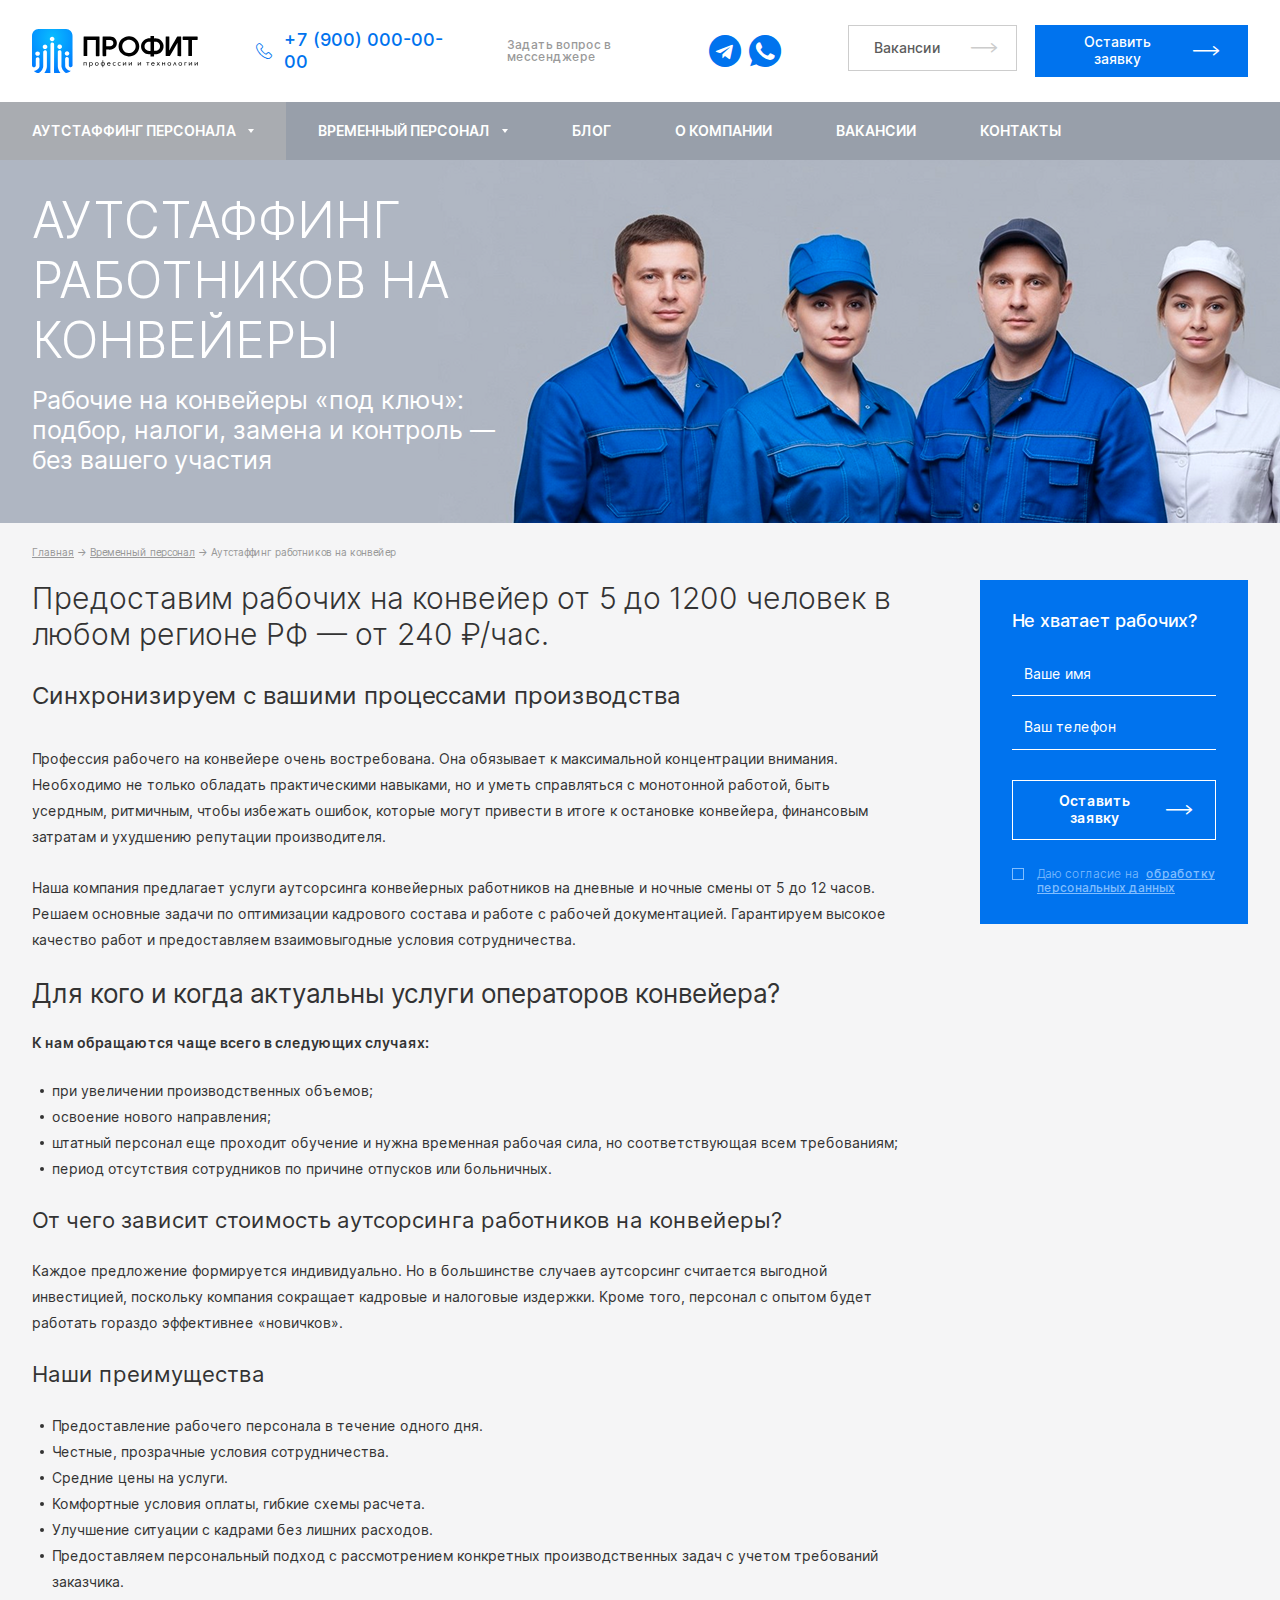
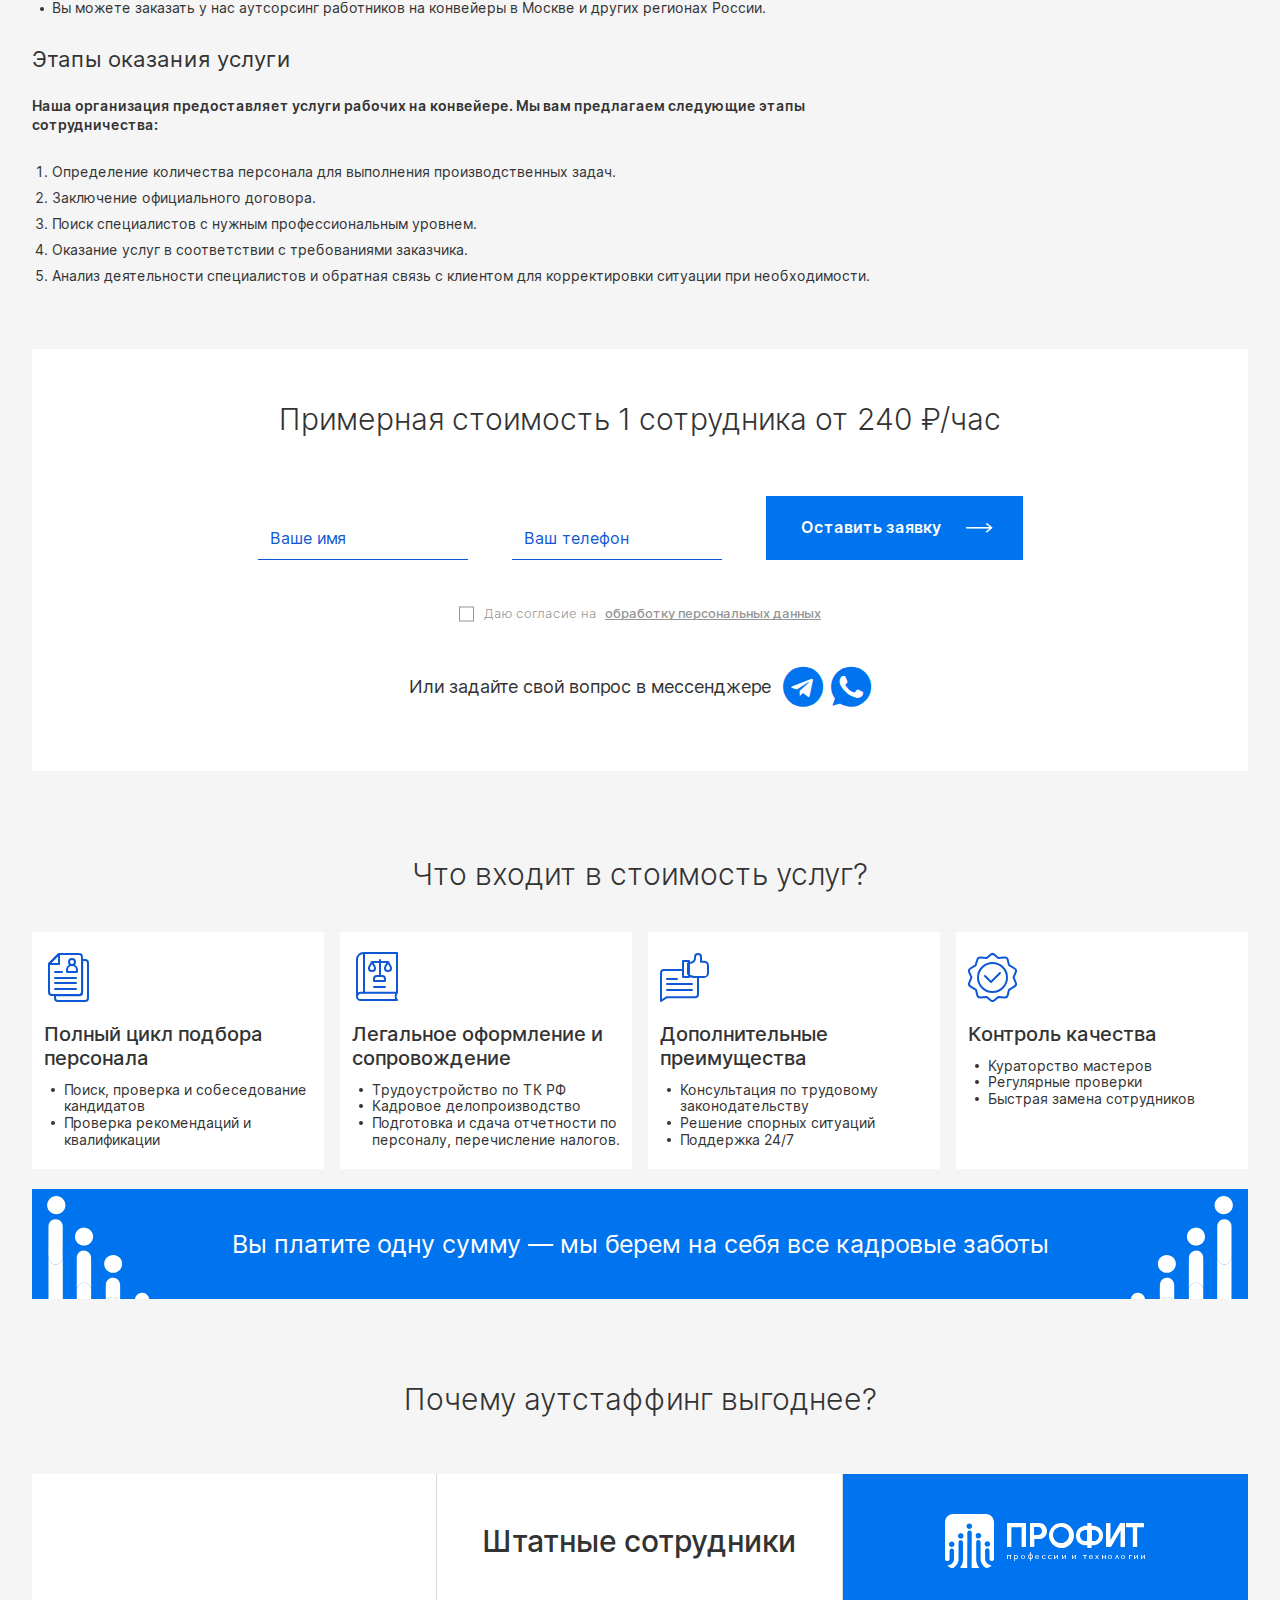
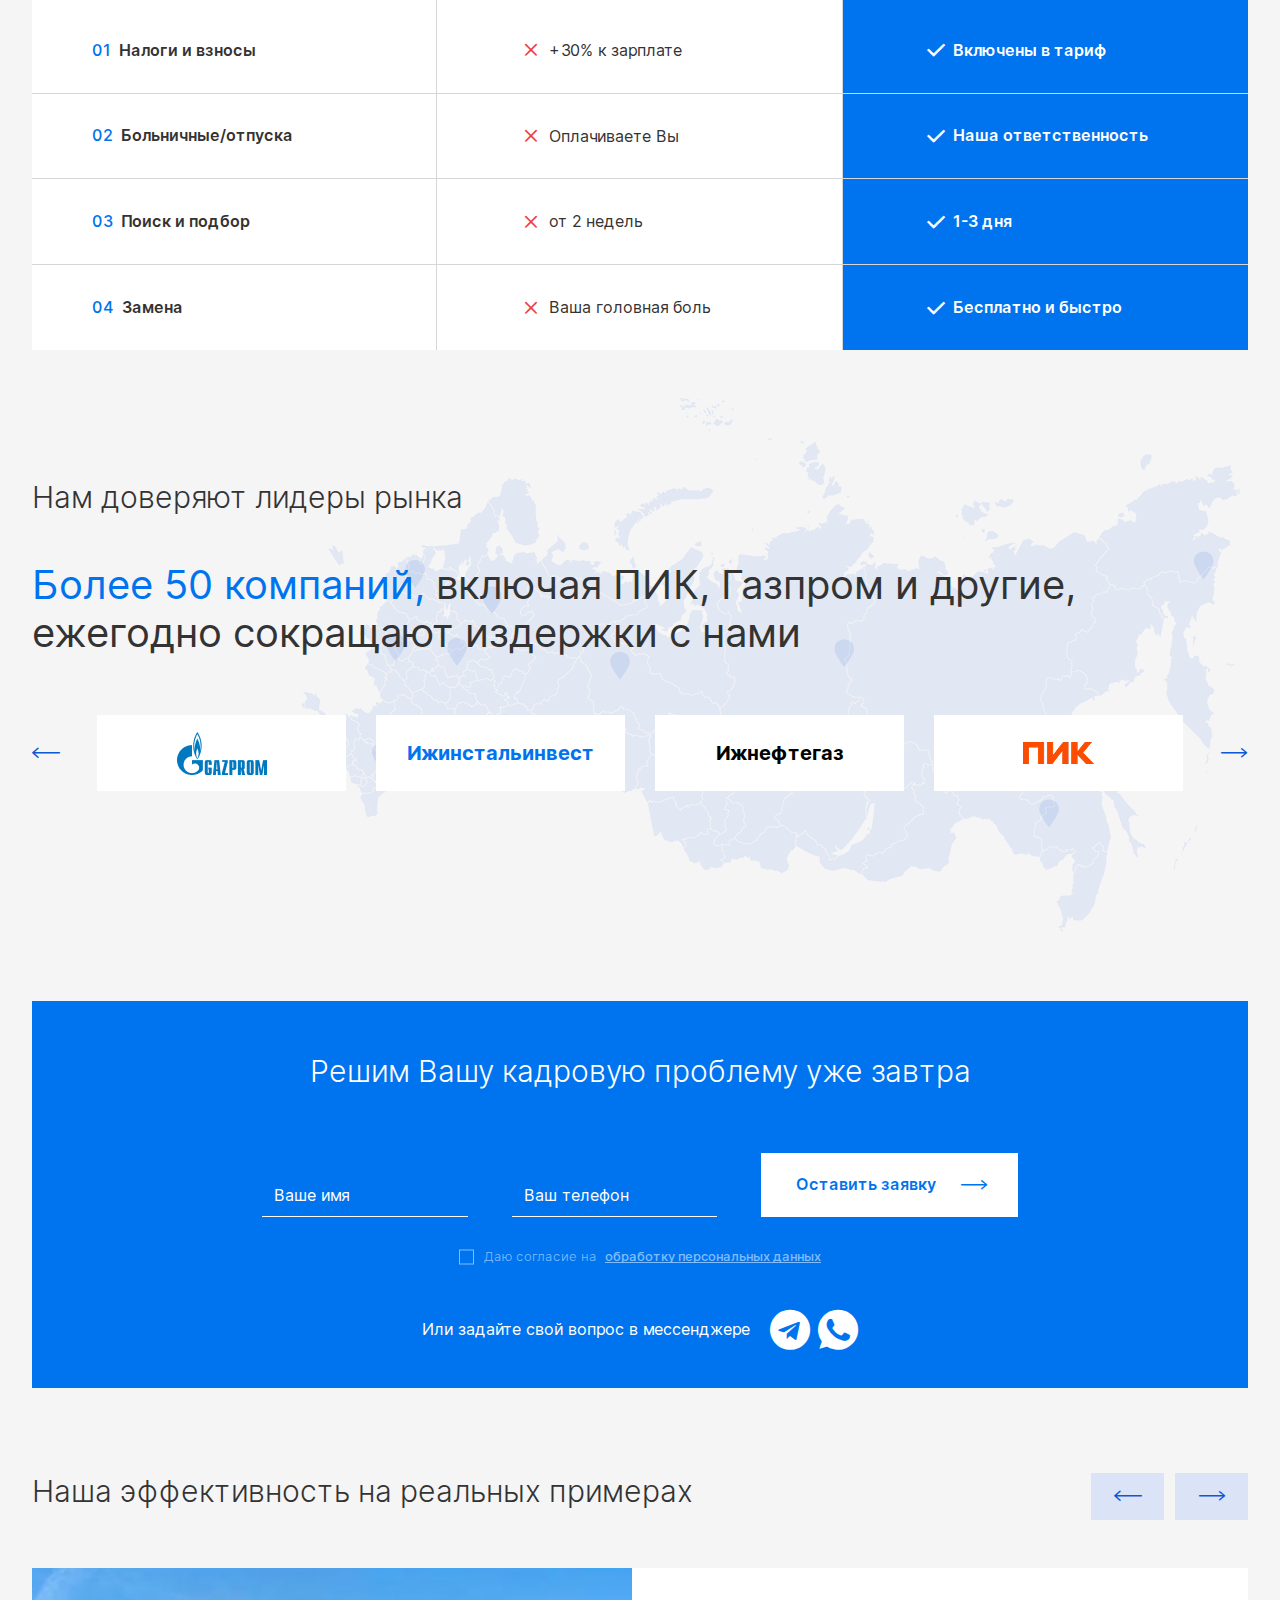
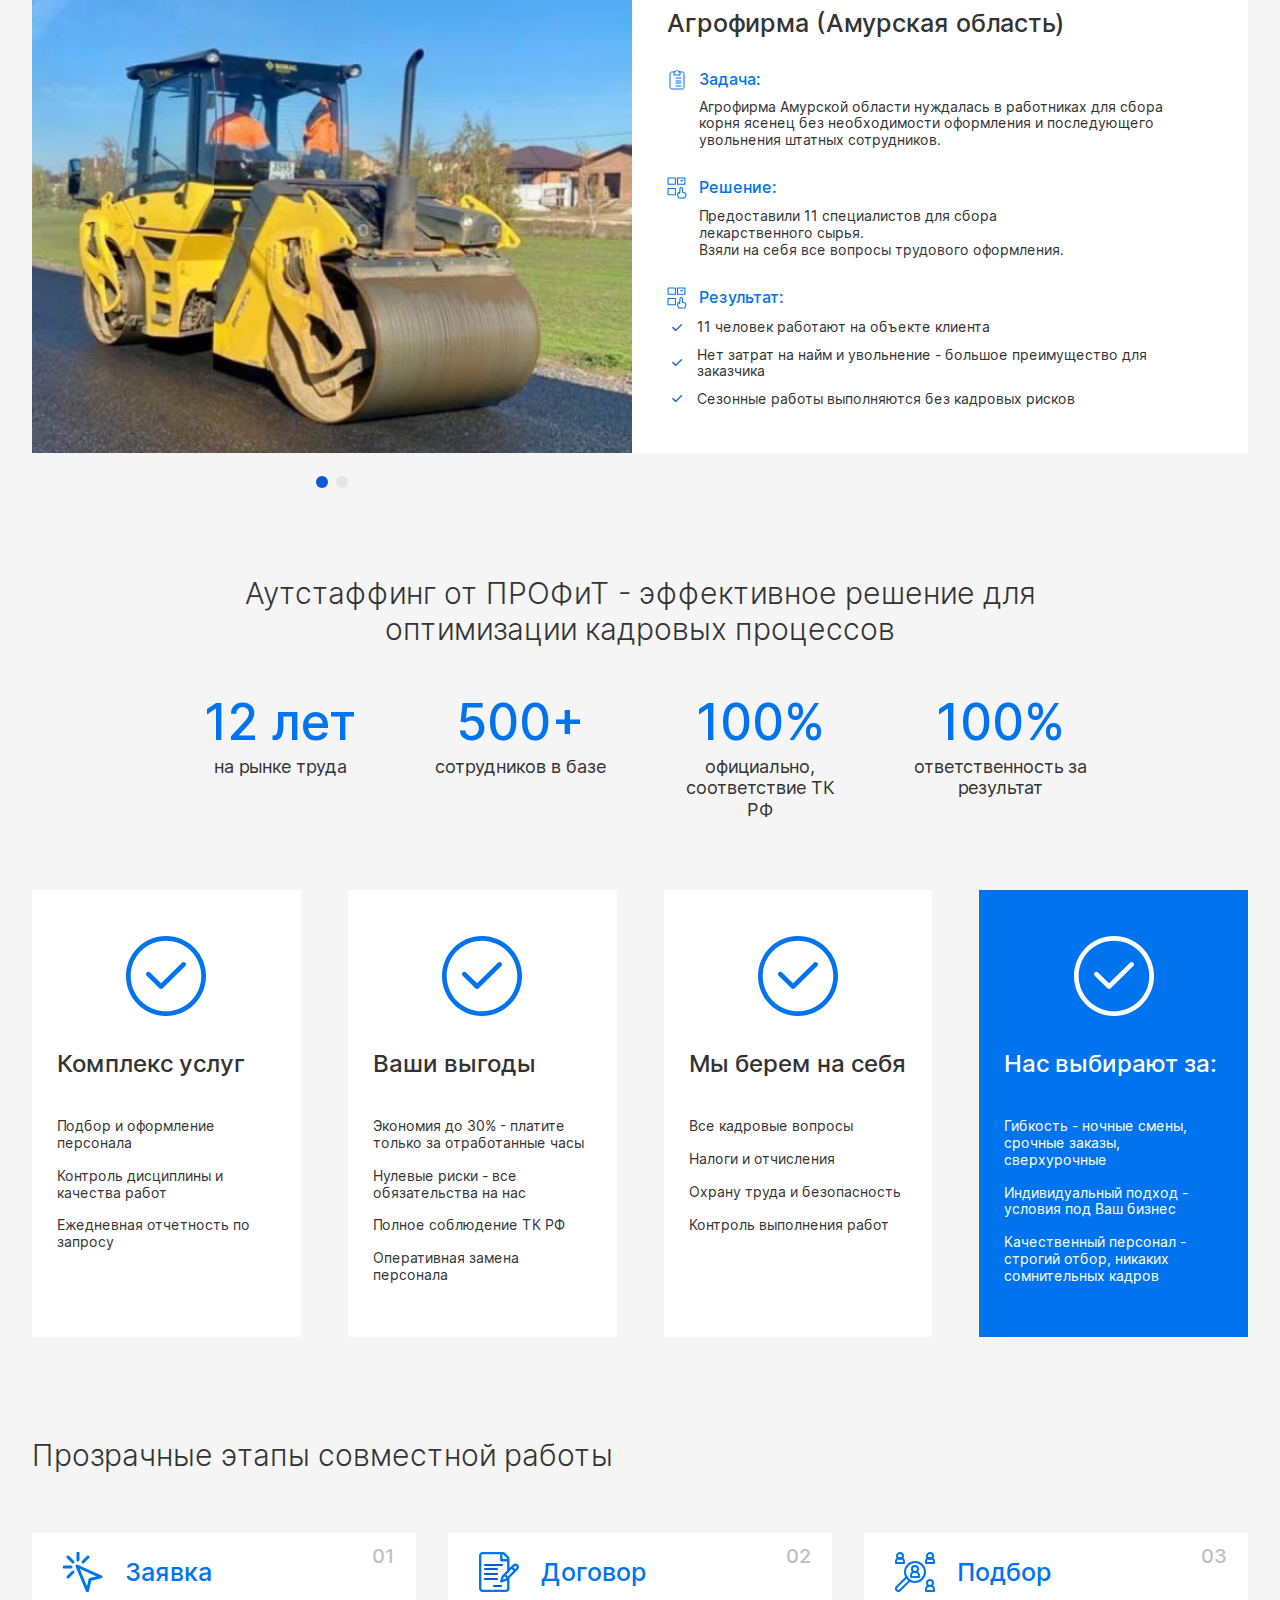
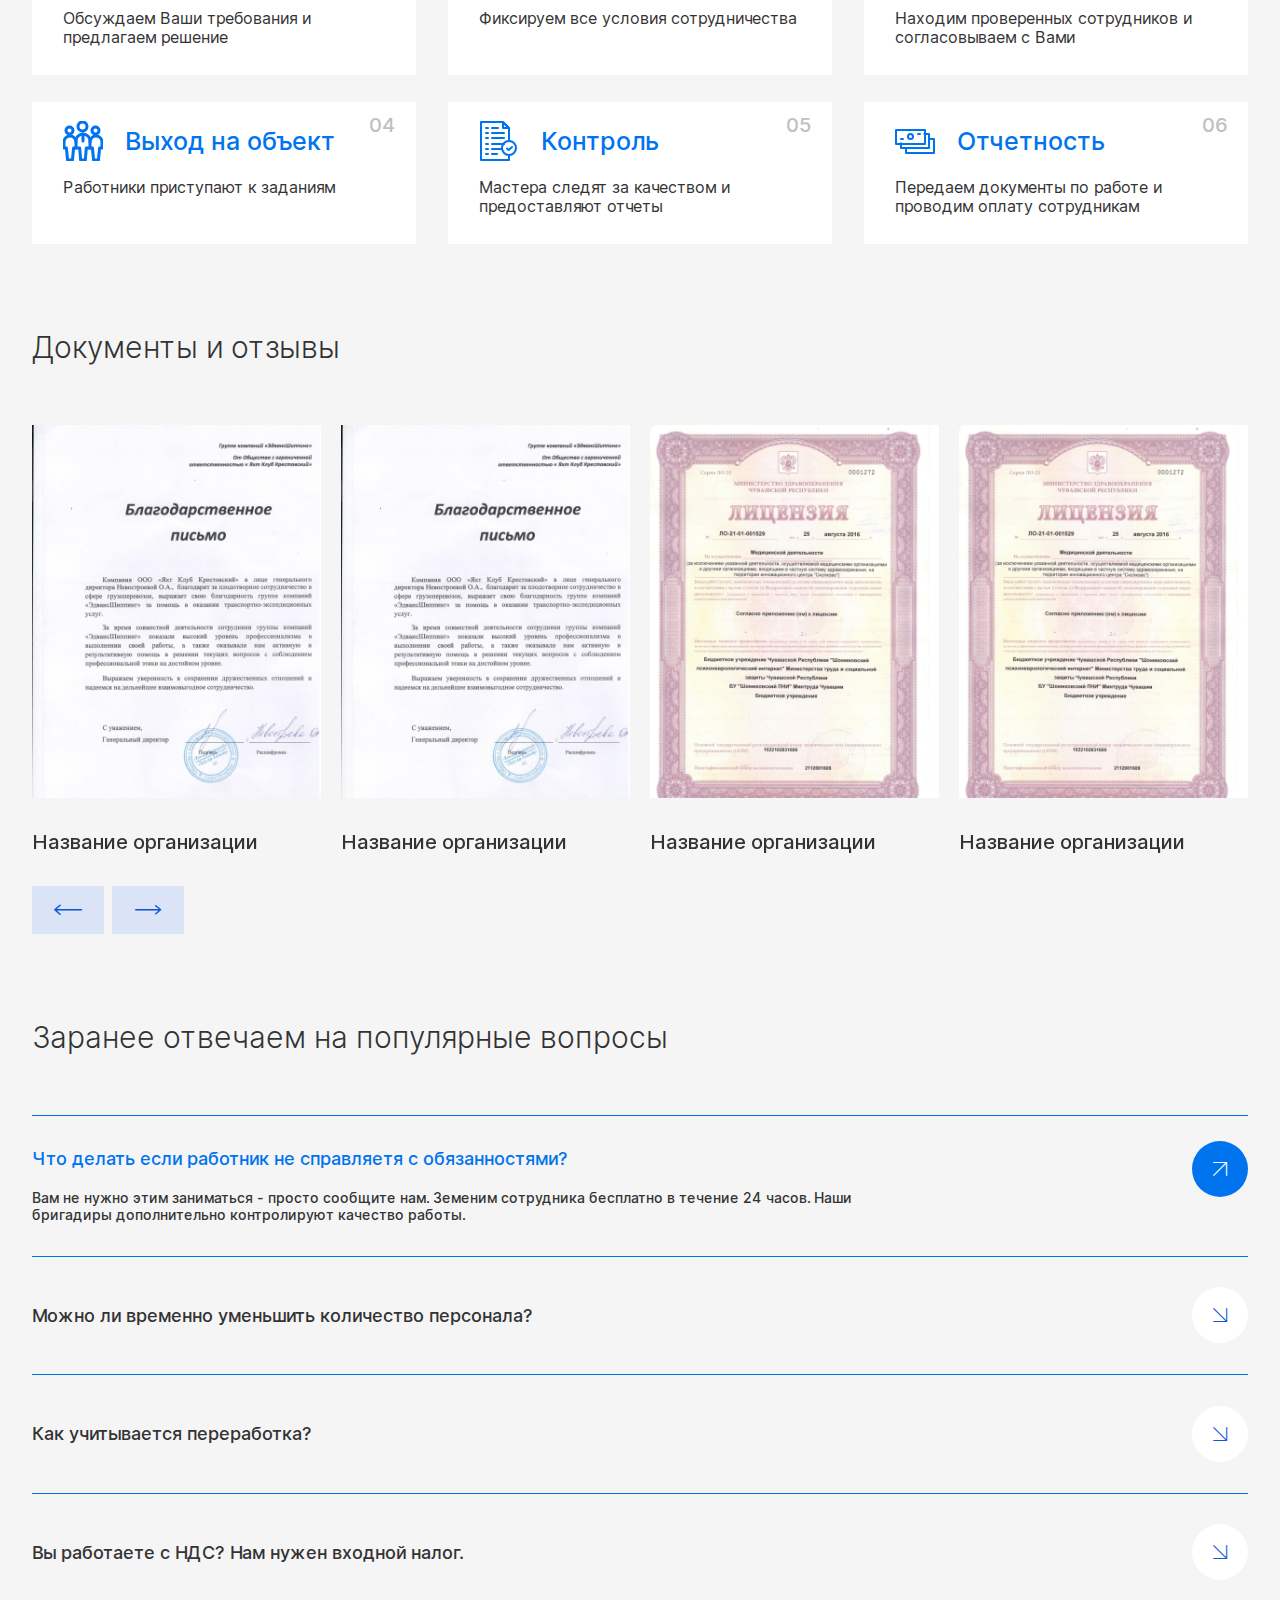
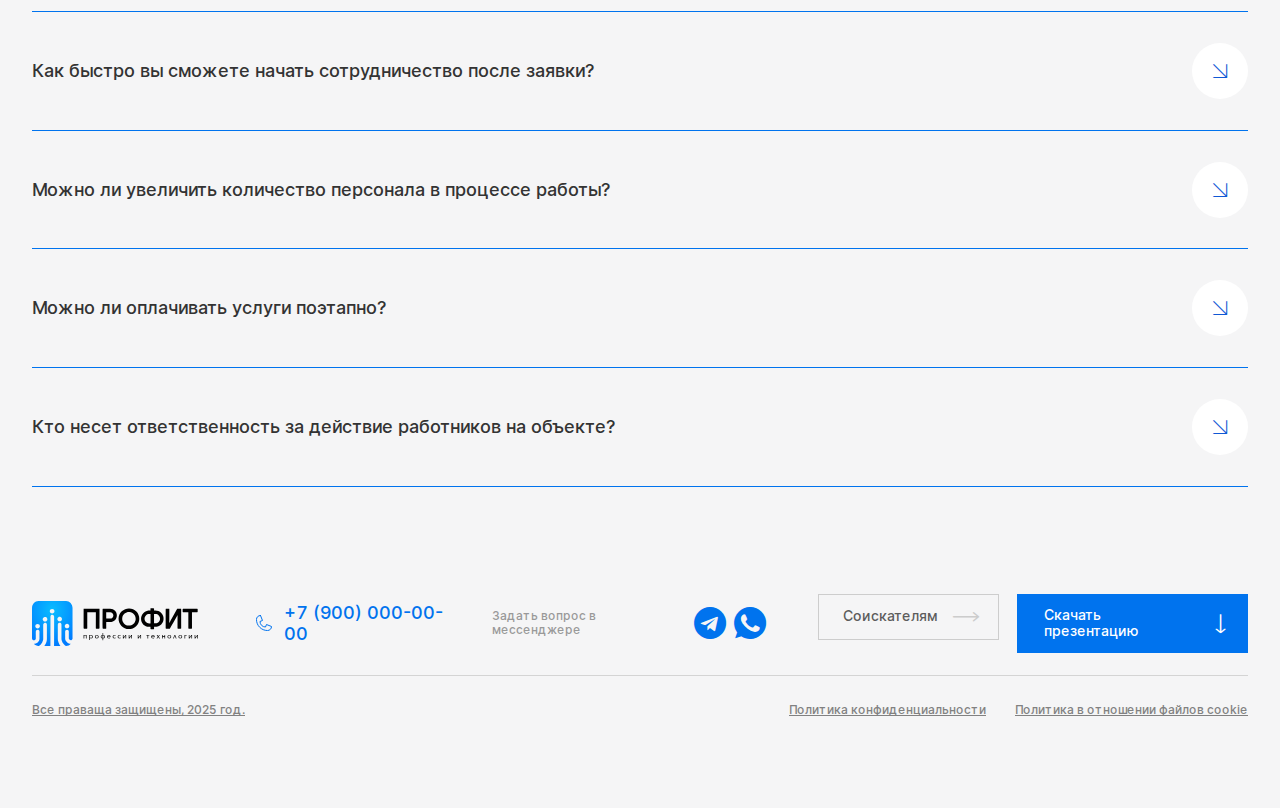
<file: staff-category.html>
<!DOCTYPE html>
<html lang="ru">
	<head>
		<title>Profit multipage</title>
		<meta name="description" content="Краткое емкое описание текста, включающее поисковые запросы пользователей. Тег <description> должен четко и ясно описывать суть содержания, лучше избегать вводных конструкций и общих фраз. Мета-тег <description> должен быть уникальным для каждой страницы сайта.">
		<meta name="keywords" content="ключевые фразы или слова через запятую (важно для SEO)"/>
		<meta charset="UTF-8"/>
		<meta name="viewport" content="width=device-width">
		<link rel="stylesheet" href="css/animate.css">
		<link rel="stylesheet" href="css/choices.min.css" type="text/css"/>
		<link rel="stylesheet" href="css/swiper-bundle.min.css"/>
		<link rel="stylesheet" href="css/slider.css">
		<link href="favicon.ico" rel="icon">
		<link href="css/style.css" rel="stylesheet" type="text/css"/>
	</head>
	<body>
		<div class="wrapper">
			<header class="header">
				<div class="header__container">
					<a href="#" class="header__logo">
						<img src="images/header/logo.svg" class="header__logo-image" alt=""/>
					</a>
					<div class="header__body">
						<div class="header__contacts">
							<a data-da=".menu__contacts, 767, first" href="tel:+7 (900) 000-00-00" class="header__phone">
								<i class="header__phone-icon _icon-header-phone"></i>
								<span class="header__phone-number">+7 (900) 000-00-00</span>
							</a>
							<div data-da=".menu__contacts, 767, last" class="header__social-media">
								<div class="header__social-media-description">Задать вопрос в мессенджере</div>
								<ul class="header__social-media-list">
									<li class="header__social-media-item"><a href="#" class="header__social-media-link _icon-telegram"></a></li>
									<li class="header__social-media-item"><a href="#" class="header__social-media-link _icon-whatsapp"></a></li>
								</ul>
							</div>
						</div>
						<div class="header__buttons">
							<a data-da=".menu__buttons, 767, first" href="#" class="header__button-first">
								<span class="header__button-first-text">Вакансии</span>
								<i class="header__button-first-icon _icon-arrow-right"></i>
							</a>
							<button data-da=".menu__buttons, 767, last" type="button" class="header__button">
								<span class="header__button-text">Оставить заявку</span>
								<i class="header__button-icon _icon-arrow-right"></i>
							</button>
						</div>

						<div class="menu__button-open-menu">
							<div class="menu__button-open-menu-text">МЕНЮ</div>
							<div class="menu__icon">
								<span></span>
							</div>
						</div>
					</div>
				</div>

				<div class="header__menu menu">
					<div class="menu__container">
						<nav class="menu__body">
							<ul class="menu__list">
								<li>
									<a href="#" class="menu__link menu__link_dropdown menu__link_active">аутстаффинг персонала</a>
									<span class="menu__arrow"></span>
									<ul class="menu__sub-list">
										<li>
											<a href="" class="menu__sub-link">Раздел страницы 1</a>
										</li>
										<li>
											<a href="" class="menu__sub-link">Раздел страницы 2</a>
										</li>
										<li>
											<a href="" class="menu__sub-link">Раздел страницы 3</a>
										</li>
									</ul>
								</li>
								<li>
									<a href="#" class="menu__link menu__link_dropdown">Временный персонал</a>
									<span class="menu__arrow"></span>
									<ul class="menu__sub-list">
										<li>
											<a href="" class="menu__sub-link">Раздел страницы 1</a>
										</li>
										<li>
											<a href="" class="menu__sub-link">Раздел страницы 2</a>
										</li>
										<li>
											<a href="" class="menu__sub-link">Раздел страницы 3</a>
										</li>
									</ul>
								</li>
								<li><a href="#" class="menu__link">блог</a></li>
								<li><a href="" class="menu__link">о компании</a></li>
								<li><a href="" class="menu__link">Вакансии</a></li>
								<li><a href="" class="menu__link">контакты</a></li>
							</ul>
							<div class="menu__contacts"></div>
							<div class="menu__buttons"></div>
						</nav>

						<div class="menu__mobile-form">
							<div class="menu__form-info">Персонал «под ключ»: подбор, налоги, замена и контроль — без вашего участия</div>
							<div class="menu__form-description">Оставьте контакты - перезвоним в течение 30 минут</div>
							<form action="#" method="post" class="menu__form mobile-form">
								<input id="name" type="text" name="name" class="mobile-form__input" placeholder="Ваше имя"/>
								<input id="phone" type="text" name="phone" class="mobile-form__input" placeholder="Ваш телефон"/>
								<button class="mobile-form__button">
									<span class="mobile-form__button-text">Оставить заявку</span>
									<i class="mobile-form__button-icon _icon-arrow-right"></i>
								</button>
								<div class="mobile-form__cneckbox checkbox">
									<input id="check-mobile-agreement" type="checkbox" class="checkbox__input"/>
									<label for="check-mobile-agreement" class="checkbox__label">Даю согласие на <span>обработку персональных данных</span></label>
								</div>
							</form>
						</div>
					</div>
				</div>
			</header>

			<main class="page">
				<section class="main-section-staff-category">
                    <div class="main-section-staff-category__container">
                        <div class="main-section-staff-category__content">
                            <h1 class="main-section-staff-category__title">Аутстаффинг работников на конвейеры</h1>
                            <p class="main-section-staff-category__description">Рабочие на конвейеры «под ключ»: подбор, налоги, замена и контроль —  без вашего участия</p>
                        </div>
                    </div>
                    <img src="images/main-section-staff-category/01.png" class="main-section-staff-category__image" alt=""/>
                </section>

                <nav class="breadcrumbs">
                    <ul class="breadcrumbs__list">
                        <li class="breadcrumbs__item"><a href="#" class="breadcrumbs__link">Главная</a></li>
                        <span class="breadcrumbs__separator">→</span>
                        <li class="breadcrumbs__item"><a href="#" class="breadcrumbs__link">Временный персонал</a></li>
                        <span class="breadcrumbs__separator">→</span>
                        <li class="breadcrumbs__item">Аутстаффинг работников на конвейер</li>
                    </ul>
                </nav>

                <section class="section-info-staff-category">
                    <div class="section-info-staff-category__container">
                        <div class="section-info-staff-category__content">
                            <div class="section-info-staff-category__body">
                                <h2 class="section-info-staff-category__title">Предоставим рабочих на конвейер от 5 до 1200 человек в любом регионе РФ — от 240 ₽/час. </h2>
                                <div class="section-info-staff-category__sub-title">Синхронизируем с вашими процессами производства</div>
                                <p class="section-info-staff-category__description">Профессия рабочего на конвейере очень востребована. Она обязывает к максимальной концентрации внимания. Необходимо не только обладать практическими навыками, но и уметь справляться с монотонной работой, быть усердным, ритмичным, чтобы избежать ошибок, которые могут привести в итоге к остановке конвейера, финансовым затратам и ухудшению репутации производителя.</p>
                                <p class="section-info-staff-category__description">Наша компания предлагает услуги аутсорсинга конвейерных работников на дневные и ночные смены от 5 до 12 часов. Решаем основные задачи по оптимизации кадрового состава и работе с рабочей документацией. Гарантируем высокое качество работ и предоставляем взаимовыгодные условия сотрудничества.</p>
                                <div class="section-info-staff-category__content-main-title">Для кого и когда актуальны услуги операторов конвейера?</div>
                                <div class="section-info-staff-category__list-description">К нам обращаются чаще всего в следующих случаях:</div>
                                <ul class="section-info-staff-category__list">
                                    <li class="section-info-staff-category__item">при увеличении производственных объемов;</li>
                                    <li class="section-info-staff-category__item">освоение нового направления;</li>
                                    <li class="section-info-staff-category__item">штатный персонал еще проходит обучение и нужна временная рабочая сила, но соответствующая всем требованиям;</li>
                                    <li class="section-info-staff-category__item">период отсутствия сотрудников по причине отпусков или больничных.</li>
                                </ul>
                                <div class="section-info-staff-category__content-title">От чего зависит стоимость аутсорсинга работников на конвейеры?</div>
                                <p class="section-info-staff-category__description">Каждое предложение формируется индивидуально. Но в большинстве случаев аутсорсинг считается выгодной инвестицией, поскольку компания сокращает кадровые и налоговые издержки. Кроме того, персонал с опытом будет работать гораздо эффективнее «новичков».</p>
                                <div class="section-info-staff-category__content-title">Наши преимущества</div>
                                <ul class="section-info-staff-category__list">
                                    <li class="section-info-staff-category__item">Предоставление рабочего персонала в течение одного дня.</li>
                                    <li class="section-info-staff-category__item">Честные, прозрачные условия сотрудничества.</li>
                                    <li class="section-info-staff-category__item">Средние цены на услуги.</li>
                                    <li class="section-info-staff-category__item">Комфортные условия оплаты, гибкие схемы расчета.</li>
                                    <li class="section-info-staff-category__item">Улучшение ситуации с кадрами без лишних расходов.</li>
                                    <li class="section-info-staff-category__item">Предоставляем персональный подход с рассмотрением конкретных производственных задач с учетом требований заказчика.</li>
                                    <li class="section-info-staff-category__item">Вы можете заказать у нас аутсорсинг работников на конвейеры в Москве и других регионах России.</li>
                                </ul>
                                <div class="section-info-staff-category__content-title">Этапы оказания услуги</div>
                                <div class="section-info-staff-category__list-description">Наша организация предоставляет услуги рабочих на конвейере. Мы вам предлагаем следующие этапы сотрудничества:</div>
                                <ol class="section-info-staff-category__list-num">
                                    <li class="section-info-staff-category__list-item-num">Определение количества персонала для выполнения производственных задач.</li>
                                    <li class="section-info-staff-category__list-item-num">Заключение официального договора.</li>
                                    <li class="section-info-staff-category__list-item-num">Поиск специалистов с нужным профессиональным уровнем.</li>
                                    <li class="section-info-staff-category__list-item-num">Оказание услуг в соответствии с требованиями заказчика.</li>
                                    <li class="section-info-staff-category__list-item-num">Анализ деятельности специалистов и обратная связь с клиентом для корректировки ситуации при необходимости. </li>
                                </ol>
                            </div>
                            <div class="section-info-staff-category__container-form">
                                <form action="#" class="section-info-staff-category__form mini-form">
                                    <div class="mini-form__title">Не хватает рабочих?</div>
                                    <div class="mini-form__container-inputs">
                                        <input type="text" name="name" class="mini-form__input" placeholder="Ваше имя"/>
                                        <input type="text" name="phone" class="mini-form__input" placeholder="Ваш телефон"/>
                                    </div>
                                    <button class="mini-form__button">
                                        <span class="mini-form__button-text">Оставить заявку</span>
                                        <i class="mini-form__button-icon _icon-arrow-right"></i>
                                    </button>
                                    <div class="mini-form__checkbox">
                                        <input type="checkbox" id="mini-form-checkbox" class="mini-form__checkbox-input">
                                        <label for="mini-form-checkbox" class="mini-form__checkbox-label">Даю согласие на <span>обработку персональных данных</span></label>
                                    </div>
                                </form>
                            </div>
                        </div>
                    </div>
                </section>

                <section id="basis-form" class="section-basis-white-form">
					<div class="section-basis-white-form__container">
						<div class="section-basis-white-form__body">
							<h2 class="section-basis-white-form__title">Примерная стоимость 1 сотрудника от 240 ₽/час</h2>
							<form action="#" class="section-basis-white-form__form basis-white-form">
								<div class="basis-white-form__container">
									<input type="text" name="name" class="basis-white-form__input" placeholder="Ваше имя">
									<input type="tel" name="phone" class="basis-white-form__input" placeholder="Ваш телефон">
									<button class="basis-white-form__button">
										<span class="basis-white-form__button-text">Оставить заявку</span>
										<i class="basis-white-form__button-icon _icon-arrow-right"></i>
									</button>
								</div>
								<div class="basis-white-form__cneckbox checkbox">
									<input id="check-basis-white-form-agreement" type="checkbox" class="checkbox__input">
									<label for="check-basis-white-form-agreement" class="checkbox__label">Даю согласие на <span>обработку персональных данных</span></label>
								</div>
							</form>
							<div class="section-basis-white-form__contacts">
								<div class="section-basis-white-form__contacts-text">Или задайте свой вопрос в мессенджере</div>
								<ul class="section-basis-white-form__contacts-list">
									<li class="section-basis-white-form__contacts-item"><a href="#" class="section-basis-white-form__contacts-link _icon-telegram"></a></li>
									<li class="section-basis-white-form__contacts-item"><a href="#" class="section-basis-white-form__contacts-link _icon-whatsapp"></a></li>
								</ul>
							</div>
						</div>
					</div>
				</section>

                <section class="section-cost-services">
					<div class="section-cost-services__container">
						<h2 class="section-cost-services__title">Что входит в стоимость услуг?</h2>
						<div class="section-cost-services__cards">
							<div class="section-cost-services__item card-service">
								<img src="images/section-cost-services/01.svg" class="card-service__image" alt="">
								<div class="card-service__title">Полный цикл подбора персонала</div>
								<ul class="card-service__list">
									<li class="card-service__item">Поиск, проверка и собеседование кандидатов</li>
									<li class="card-service__item">Проверка рекомендаций и квалификации</li>
								</ul>
							</div>
							<div class="section-cost-services__item card-service">
								<img src="images/section-cost-services/02.svg" class="card-service__image" alt="">
								<div class="card-service__title">Легальное оформление и сопровождение</div>
								<ul class="card-service__list">
									<li class="card-service__item">Трудоустройство по ТК РФ</li>
									<li class="card-service__item">Кадровое делопроизводство</li>
									<li class="card-service__item">Подготовка и сдача отчетности по персоналу, перечисление налогов.</li>
								</ul>
							</div>
							<div class="section-cost-services__item card-service">
								<img src="images/section-cost-services/03.svg" class="card-service__image" alt="">
								<div class="card-service__title">Дополнительные преимущества</div>
								<ul class="card-service__list">
									<li class="card-service__item">Консультация по трудовому законодательству</li>
									<li class="card-service__item">Решение спорных ситуаций</li>
									<li class="card-service__item">Поддержка 24/7</li>
								</ul>
							</div>
							<div class="section-cost-services__item card-service">
								<img src="images/section-cost-services/04.svg" class="card-service__image" alt="">
								<div class="card-service__title">Контроль качества</div>
								<ul class="card-service__list">
									<li class="card-service__item">Кураторство мастеров</li>
									<li class="card-service__item">Регулярные проверки</li>
									<li class="card-service__item">Быстрая замена сотрудников</li>
								</ul>
							</div>
						</div>
						<div class="section-cost-services__block-result">
							<span class="section-cost-services__block-result-text">Вы платите одну сумму — мы берем на себя все кадровые заботы</span>
							<img src="images/section-cost-services/background.svg" class="section-cost-services__block-result-image" alt="">
						</div>
					</div>
				</section>

                <section class="section-benefit">
					<div class="section-benefit__container">
						<h2 class="section-benefit__title">Почему аутстаффинг выгоднее?</h2>
						<div class="section-benefit__content">
							<div class="section-benefit__head">
								<div class="section-benefit__head-column"></div>
								<div class="section-benefit__head-column"><div class="section-benefit__head-column-text">Штатные сотрудники</div></div>
								<div class="section-benefit__head-column section-benefit__head-column_profit"><img src="images/section-benefit/logo.svg" class="section-benefit__head-column-image" alt=""></div>
							</div>
							<div class="section-benefit__body">
								<div class="section-benefit__body-item">
									<div class="section-benefit__body-item-column benefit-column">
										<div class="benefit-column__container">
											<div class="benefit-column__number">01</div>
											<div class="benefit-column__item-description">Налоги и взносы</div>
										</div>
									</div>
									<div class="section-benefit__body-item-main">
										<div class="section-benefit__body-item-column benefit-column">
											<div class="benefit-column__container">
												<div class="benefit-column__text">Штатные <br> сотрудники</div>
												<i class="benefit-column__icon-close _icon-close"></i>
												<div class="benefit-column__item-disadvantage">+30% к зарплате</div>
											</div>
										</div>
										<div class="section-benefit__body-item-column benefit-column section-benefit__body-item-column_profit">
											<div class="benefit-column__container">
												<img src="images/section-benefit/logo.svg" class="benefit-column__image" alt="">
												<i class="benefit-column__icon-check _icon-check"></i>
												<div class="benefit-column__item-benefit">Включены в тариф</div>
											</div>
										</div>
									</div>
								</div>

								<div class="section-benefit__body-item">
									<div class="section-benefit__body-item-column benefit-column">
										<div class="benefit-column__container">
											<div class="benefit-column__number">02</div>
											<div class="benefit-column__item-description">Больничные/отпуска</div>
										</div>
									</div>
									<div class="section-benefit__body-item-main">
										<div class="section-benefit__body-item-column benefit-column">
											<div class="benefit-column__container">
												<div class="benefit-column__text">Штатные <br> сотрудники</div>
												<i class="benefit-column__icon-close _icon-close"></i>
												<div class="benefit-column__item-disadvantage">Оплачиваете Вы</div>
											</div>
										</div>
										<div class="section-benefit__body-item-column benefit-column section-benefit__body-item-column_profit">
											<div class="benefit-column__container">
												<img src="images/section-benefit/logo.svg" class="benefit-column__image" alt="">
												<i class="benefit-column__icon-check _icon-check"></i>
												<div class="benefit-column__item-benefit">Наша ответственность</div>
											</div>
										</div>
									</div>
								</div>

								<div class="section-benefit__body-item">
									<div class="section-benefit__body-item-column benefit-column">
										<div class="benefit-column__container">
											<div class="benefit-column__number">03</div>
											<div class="benefit-column__item-description">Поиск и подбор</div>
										</div>
									</div>
									<div class="section-benefit__body-item-main">
										<div class="section-benefit__body-item-column benefit-column">
											<div class="benefit-column__container">
												<div class="benefit-column__text">Штатные <br> сотрудники</div>
												<i class="benefit-column__icon-close _icon-close"></i>
												<div class="benefit-column__item-disadvantage">от 2 недель</div>
											</div>
										</div>
										<div class="section-benefit__body-item-column benefit-column section-benefit__body-item-column_profit">
											<div class="benefit-column__container">
												<img src="images/section-benefit/logo.svg" class="benefit-column__image" alt="">
												<i class="benefit-column__icon-check _icon-check"></i>
												<div class="benefit-column__item-benefit">1-3 дня</div>
											</div>
										</div>
									</div>
								</div>

								<div class="section-benefit__body-item">
									<div class="section-benefit__body-item-column benefit-column">
										<div class="benefit-column__container">
											<div class="benefit-column__number">04</div>
											<div class="benefit-column__item-description">Замена</div>
										</div>
									</div>
									<div class="section-benefit__body-item-main">
										<div class="section-benefit__body-item-column benefit-column">
											<div class="benefit-column__container">
												<div class="benefit-column__text">Штатные <br> сотрудники</div>
												<i class="benefit-column__icon-close _icon-close"></i>
												<div class="benefit-column__item-disadvantage">Ваша головная боль</div>
											</div>
										</div>
										<div class="section-benefit__body-item-column benefit-column section-benefit__body-item-column_profit">
											<div class="benefit-column__container">
												<img src="images/section-benefit/logo.svg" class="benefit-column__image" alt="">
												<i class="benefit-column__icon-check _icon-check"></i>
												<div class="benefit-column__item-benefit">Бесплатно и быстро</div>
											</div>
										</div>
									</div>
								</div>
							</div>
						</div>
					</div>
				</section>

                <section class="section-trust-new">
					<div class="section-trust-new__container">
						<div class="section-trust-new__content">
							<h2 class="section-trust-new__title">Нам доверяют лидеры рынка</h2>
							<p class="section-trust-new__description"><span>Более 50 компаний,</span> включая ПИК, Газпром и другие, ежегодно сокращают издержки с нами</p>
							<div class="section-trust-new__container-for-image">
								<div class="section-trust-new__slider-container">
									<div class="section-trust-new__slider-button section-trust-new__slider-button_prev _icon-arrow-left"></div>
									<div class="section-trust-new__slider swiper-container">
										<div class="section-trust-new__slider-wrapper swiper-wrapper">
											<div class="section-trust-new__slider-slide swiper-slide">
												<div class="section-trust-new__slide-content">
													<img src="images/section-trust-new/01.png" class="section-trust-new__slide-image" alt=""/>
												</div>
											</div>
											<div class="section-trust-new__slider-slide swiper-slide">
												<div class="section-trust-new__slide-content">
													<div class="section-trust-new__slide-text" style="color: #0073ee;">Ижинстальинвест</div>
												</div>
											</div>
											<div class="section-trust-new__slider-slide swiper-slide">
												<div class="section-trust-new__slide-content">
													<div class="section-trust-new__slide-text" style="color: #000;">Ижнефтегаз</div>
												</div>
											</div>
											<div class="section-trust-new__slider-slide swiper-slide">
												<div class="section-trust-new__slide-content">
													<img src="images/section-trust-new/02.png" class="section-trust-new__slide-image" alt=""/>
												</div>
											</div>
											<div class="section-trust-new__slider-slide swiper-slide">
												<div class="section-trust-new__slide-content">
													<div class="section-trust-new__slide-text">Ижинстальинвест</div>
												</div>
											</div>
										</div>
									</div>
									<div class="section-trust-new__slider-button section-trust-new__slider-button_next _icon-arrow-right"></div>
								</div>
							</div>
						</div>
						<img data-da=".section-trust-new__container-for-image, 767, last" src="images/section-trust-new/map.png" class="section-trust-new__image" alt=""/>
					</div>
				</section>

                <section class="section-basis-form">
					<div class="section-basis-form__container">
						<div class="section-basis-form__body">
							<h2 class="section-basis-form__title">Решим Вашу кадровую проблему уже завтра</h2>
							<form action="#" class="section-basis-form__form basis-form">
								<div class="basis-form__container">
									<input type="text" name="name" class="basis-form__input" placeholder="Ваше имя">
									<input type="tel" name="phone" class="basis-form__input" placeholder="Ваш телефон">
									<button class="basis-form__button">
										<span class="basis-form__button-text">Оставить заявку</span>
										<i class="basis-form__button-icon _icon-arrow-right"></i>
									</button>
								</div>
								<div class="basis-form__cneckbox checkbox">
									<input id="check-basis-form-agreement-two" type="checkbox" class="checkbox__input">
									<label for="check-basis-form-agreement-two" class="checkbox__label">Даю согласие на <span>обработку персональных данных</span></label>
								</div>
							</form>
							<div class="section-basis-form__contacts">
								<div class="section-basis-form__contacts-text">Или задайте свой вопрос в мессенджере</div>
								<ul class="section-basis-form__contacts-list">
									<li class="section-basis-form__contacts-item"><a href="#" class="section-basis-form__contacts-link _icon-telegram"></a></li>
									<li class="section-basis-form__contacts-item"><a href="#" class="section-basis-form__contacts-link _icon-whatsapp"></a></li>
								</ul>
							</div>
						</div>
					</div>
				</section>

                <section class="section-examples">
					<div class="section-examples__container">
						<div class="section-examples__head">
							<div class="section-examples__title">Наша эффективность на реальных примерах</div>
							
						<div data-da=".examples-slider, 767, last" class="section-examples__container-arrows">
								<!--Стрелки-->
								<div class="section-examples__slider-arrow section-examples__slider-arrow_prev _icon-arrow-left swiper-button-disabled" tabindex="-1" role="button" aria-label="Previous slide" aria-controls="swiper-wrapper-4e97e9aa12ed57a6" aria-disabled="true"></div>
								<div class="section-examples__slider-arrow section-examples__slider-arrow_next _icon-arrow-right" tabindex="0" role="button" aria-label="Next slide" aria-controls="swiper-wrapper-4e97e9aa12ed57a6" aria-disabled="false"></div>
							</div></div>
						<div class="section-examples__slider examples-slider swiper-container swiper-initialized swiper-horizontal swiper-autoheight swiper-backface-hidden">
							<div class="examples-slider__wrapper swiper-wrapper" id="swiper-wrapper-4e97e9aa12ed57a6" aria-live="polite" style="height: 468px;">
								<div class="examples-slider__slide swiper-slide swiper-slide-active" role="group" aria-label="1 / 2" style="width: 1216px;">
									<div class="examples-slider__content example">
										<div class="example__container-image">
											<img src="images/section-examples/01.png" class="example__image" alt="">
										</div>
										<div class="example__body">
											<div class="example__content">
												<div class="example__title">Агрофирма (Амурская область)</div>
												<ul class="example__list">
													<li class="example__item">
														<div class="example__item-head">
															<div class="example__item-container-image">
																<img src="images/section-examples/icons/01.svg" class="example__item-image" alt="">
															</div>
															<div class="example__item-title">Задача:</div>
														</div>
														<div class="example__item-description">Агрофирма Амурской области нуждалась в работниках для сбора <br> корня ясенец без необходимости оформления и последующего <br> увольнения штатных сотрудников.</div>
													</li>
													<li class="example__item">
														<div class="example__item-head">
															<div class="example__item-container-image">
																<img src="images/section-examples/icons/02.svg" class="example__item-image" alt="">
															</div>
															<div class="example__item-title">Решение:</div>
														</div>
														<div class="example__item-description">Предоставили 11 специалистов для сбора <br> лекарственного сырья. <br> Взяли на себя все вопросы трудового оформления.</div>
													</li>
													<li class="example__item">
														<div class="example__item-head">
															<div class="example__item-container-image">
																<img src="images/section-examples/icons/02.svg" class="example__item-image" alt="">
															</div>
															<div class="example__item-title">Результат:</div>
														</div>
														<ul class="example__item-list-results">
															<li class="example__item-list-results-item">
																<i class="example__item-list-results-icon _icon-check"></i>
																<span class="example__item-list-results-text">11 человек работают на объекте клиента</span>
															</li>
															<li class="example__item-list-results-item">
																<i class="example__item-list-results-icon _icon-check"></i>
																<span class="example__item-list-results-text">Нет затрат на найм и увольнение - большое преимущество для заказчика</span>
															</li>
															<li class="example__item-list-results-item">
																<i class="example__item-list-results-icon _icon-check"></i>
																<span class="example__item-list-results-text">Сезонные работы выполняются без кадровых рисков</span>
															</li>
														</ul>
													</li>
												</ul>
											</div>
										</div>
									</div>
								</div>

								<div class="examples-slider__slide swiper-slide swiper-slide-next" role="group" aria-label="2 / 2" style="width: 1216px;">
									<div class="examples-slider__content example">
										<div class="example__container-image">
											<img src="images/section-examples/01.png" class="example__image" alt="">
										</div>
										<div class="example__body">
											<div class="example__content">
												<div class="example__title">Агрофирма (Амурская область)</div>
												<ul class="example__list">
													<li class="example__item">
														<div class="example__item-head">
															<div class="example__item-container-image">
																<img src="images/section-examples/icons/01.svg" class="example__item-image" alt="">
															</div>
															<div class="example__item-title">Задача:</div>
														</div>
														<div class="example__item-description">Агрофирма Амурской области нуждалась в работниках для сбора <br> корня ясенец без необходимости оформления и последующего <br> увольнения штатных сотрудников.</div>
													</li>
													<li class="example__item">
														<div class="example__item-head">
															<div class="example__item-container-image">
																<img src="images/section-examples/icons/02.svg" class="example__item-image" alt="">
															</div>
															<div class="example__item-title">Решение:</div>
														</div>
														<div class="example__item-description">Предоставили 11 специалистов для сбора <br> лекарственного сырья. <br> Взяли на себя все вопросы трудового оформления.</div>
													</li>
													<li class="example__item">
														<div class="example__item-head">
															<div class="example__item-container-image">
																<img src="images/section-examples/icons/02.svg" class="example__item-image" alt="">
															</div>
															<div class="example__item-title">Результат:</div>
														</div>
														<ul class="example__item-list-results">
															<li class="example__item-list-results-item">
																<i class="example__item-list-results-icon _icon-check"></i>
																<span class="example__item-list-results-text">11 человек работают на объекте клиента</span>
															</li>
															<li class="example__item-list-results-item">
																<i class="example__item-list-results-icon _icon-check"></i>
																<span class="example__item-list-results-text">Нет затрат на найм и увольнение - большое преимущество для заказчика</span>
															</li>
															<li class="example__item-list-results-item">
																<i class="example__item-list-results-icon _icon-check"></i>
																<span class="example__item-list-results-text">Сезонные работы выполняются без кадровых рисков</span>
															</li>
														</ul>
													</li>
												</ul>
											</div>
										</div>
									</div>
								</div>
							</div>
							
							<!--пагинация-->
							<div class="examples-slider__pagination swiper-pagination swiper-pagination-clickable swiper-pagination-bullets swiper-pagination-horizontal"><span class="swiper-pagination-bullet swiper-pagination-bullet-active" tabindex="0" role="button" aria-label="Go to slide 1" aria-current="true"></span><span class="swiper-pagination-bullet" tabindex="0" role="button" aria-label="Go to slide 2"></span></div>
						<span class="swiper-notification" aria-live="assertive" aria-atomic="true"></span><span class="swiper-notification" aria-live="assertive" aria-atomic="true"></span><span class="swiper-notification" aria-live="assertive" aria-atomic="true"></span></div>
					</div>
				</section>

                <section class="section-our-advantages">
					<div class="section-our-advantages__container">
						<h2 class="section-our-advantages__title">Аутстаффинг от ПРОФиТ<span> - эффективное решение для оптимизации кадровых процессов</span></h2>
						<ul class="section-our-advantages__advantages-list">
							<li class="section-our-advantages__advantages-item">
								<div class="section-our-advantages__advantages-meaning">12 лет</div>
								<div class="section-our-advantages__advantages-description">на рынке труда</div>
							</li>
							<li class="section-our-advantages__advantages-item">
								<div class="section-our-advantages__advantages-meaning">500+</div>
								<div class="section-our-advantages__advantages-description">сотрудников в базе</div>
							</li>
							<li class="section-our-advantages__advantages-item">
								<div class="section-our-advantages__advantages-meaning">100%</div>
								<div class="section-our-advantages__advantages-description">официально, соответствие ТК РФ</div>
							</li>
							<li class="section-our-advantages__advantages-item">
								<div class="section-our-advantages__advantages-meaning">100%</div>
								<div class="section-our-advantages__advantages-description">ответственность за результат</div>
							</li>
						</ul>
						<div class="section-our-advantages__cards cards-advantages">
							<div class="cards-advantages__item">
								<div class="cards-advantages__container-image">
									<img src="images/cards-advantages/01.svg" class="cards-advantages__image" alt="">
								</div>
								<h4 class="cards-advantages__title">Комплекс услуг</h4>
								<ul class="cards-advantages__list">
									<li class="cards-advantages__list-item">Подбор и оформление персонала</li>
									<li class="cards-advantages__list-item">Контроль дисциплины и качества работ</li>
									<li class="cards-advantages__list-item">Ежедневная отчетность по запросу</li>
								</ul>
							</div>
							<div class="cards-advantages__item">
								<div class="cards-advantages__container-image">
									<img src="images/cards-advantages/01.svg" class="cards-advantages__image" alt="">
								</div>
								<h4 class="cards-advantages__title">Ваши выгоды</h4>
								<ul class="cards-advantages__list">
									<li class="cards-advantages__list-item">Экономия до 30% - платите только за отработанные часы</li>
									<li class="cards-advantages__list-item">Нулевые риски - все обязательства на нас</li>
									<li class="cards-advantages__list-item">Полное соблюдение ТК РФ</li>
									<li class="cards-advantages__list-item">Оперативная замена персонала</li>
								</ul>
							</div>
							<div class="cards-advantages__item">
								<div class="cards-advantages__container-image">
									<img src="images/cards-advantages/01.svg" class="cards-advantages__image" alt="">
								</div>
								<h4 class="cards-advantages__title">Мы берем на себя</h4>
								<ul class="cards-advantages__list">
									<li class="cards-advantages__list-item">Все кадровые вопросы</li>
									<li class="cards-advantages__list-item">Налоги и отчисления</li>
									<li class="cards-advantages__list-item">Охрану труда и безопасность</li>
									<li class="cards-advantages__list-item">Контроль выполнения работ</li>
								</ul>
							</div>
							<div class="cards-advantages__item cards-advantages__item_active">
								<div class="cards-advantages__container-image">
									<img src="images/cards-advantages/02.svg" class="cards-advantages__image" alt="">
								</div>
								<h4 class="cards-advantages__title">Нас выбирают за:</h4>
								<ul class="cards-advantages__list">
									<li class="cards-advantages__list-item">Гибкость - ночные смены, срочные заказы, сверхурочные</li>
									<li class="cards-advantages__list-item">Индивидуальный подход - условия под Ваш бизнес</li>
									<li class="cards-advantages__list-item">Качественный персонал - строгий отбор, никаких сомнительных кадров</li>
								</ul>
							</div>
						</div>
					</div>
				</section>

                <section class="section-stages-work">
					<div class="section-stages-work__container">
						<h2 class="section-stages-work__title">Прозрачные этапы совместной работы</h2>
						<div class="section-stages-work__body">
							<div class="section-stages-work__item">
								<div class="section-stages-work__head">
									<div class="section-stages-work__icon-container">
										<img src="images/section-stages-work/01.svg" class="section-stages-work__icon" alt="">
									</div>
									<div class="section-stages-work__item-title">Заявка</div>
								</div>
								<div class="section-stages-work__description">Обсуждаем Ваши требования и предлагаем решение</div>
								<div class="section-stages-work__card-number">01</div>
							</div>
							<div class="section-stages-work__item">
								<div class="section-stages-work__head">
									<div class="section-stages-work__icon-container">
										<img src="images/section-stages-work/02.svg" class="section-stages-work__icon" alt="">
									</div>
									<div class="section-stages-work__item-title">Договор</div>
								</div>
								<div class="section-stages-work__description">Фиксируем все условия сотрудничества</div>
								<div class="section-stages-work__card-number">02</div>
							</div>
							<div class="section-stages-work__item">
								<div class="section-stages-work__head">
									<div class="section-stages-work__icon-container">
										<img src="images/section-stages-work/03.svg" class="section-stages-work__icon" alt="">
									</div>
									<div class="section-stages-work__item-title">Подбор</div>
								</div>
								<div class="section-stages-work__description">Находим проверенных сотрудников и согласовываем с Вами</div>
								<div class="section-stages-work__card-number">03</div>
							</div>
							<div class="section-stages-work__item">
								<div class="section-stages-work__head">
									<div class="section-stages-work__icon-container">
										<img src="images/section-stages-work/04.svg" class="section-stages-work__icon" alt="">
									</div>
									<div class="section-stages-work__item-title">Выход на объект</div>
								</div>
								<div class="section-stages-work__description">Работники приступают к заданиям</div>
								<div class="section-stages-work__card-number">04</div>
							</div>
							<div class="section-stages-work__item">
								<div class="section-stages-work__head">
									<div class="section-stages-work__icon-container">
										<img src="images/section-stages-work/05.svg" class="section-stages-work__icon" alt="">
									</div>
									<div class="section-stages-work__item-title">Контроль</div>
								</div>
								<div class="section-stages-work__description">Мастера следят за качеством и предоставляют отчеты</div>
								<div class="section-stages-work__card-number">05</div>
							</div>
							<div class="section-stages-work__item">
								<div class="section-stages-work__head">
									<div class="section-stages-work__icon-container">
										<img src="images/section-stages-work/06.svg" class="section-stages-work__icon" alt="">
									</div>
									<div class="section-stages-work__item-title">Отчетность</div>
								</div>
								<div class="section-stages-work__description">Передаем документы по работе и проводим оплату сотрудникам</div>
								<div class="section-stages-work__card-number">06</div>
							</div>
						</div>
					</div>
				</section>

                <section class="section-gratitude">
					<div class="section-gratitude__container">
						<div class="section-gratitude__title">Документы и отзывы</div>
						<div class="section-gratitude__body">
							<div class="section-gratitude__slider gratitude-slider swiper-container swiper-initialized swiper-horizontal swiper-backface-hidden">
								<div class="gratitude-slider__wrapper swiper-wrapper" id="swiper-wrapper-37e7815862f015b3" aria-live="polite">
									<div class="gratitude-slider__slide swiper-slide swiper-slide-active" role="group" aria-label="1 / 5" style="width: 289px; margin-right: 20px;">
										<div class="gratitude-slider__container-image">
											<img src="images/section-gratitude/01.png" class="gratitude-slider__image" alt="Image">
										</div>
										<div class="gratitude-slider__name">Название организации</div>
									</div>
									<div class="gratitude-slider__slide swiper-slide swiper-slide-next" role="group" aria-label="2 / 5" style="width: 289px; margin-right: 20px;">
										<div class="gratitude-slider__container-image">
											<img src="images/section-gratitude/01.png" class="gratitude-slider__image" alt="Image">
										</div>
										<div class="gratitude-slider__name">Название организации</div>
									</div>
									<div class="gratitude-slider__slide swiper-slide" role="group" aria-label="3 / 5" style="width: 289px; margin-right: 20px;">
										<div class="gratitude-slider__container-image">
											<img src="images/section-gratitude/02.png" class="gratitude-slider__image" alt="Image">
										</div>
										<div class="gratitude-slider__name">Название организации</div>
									</div>
									<div class="gratitude-slider__slide swiper-slide" role="group" aria-label="4 / 5" style="width: 289px; margin-right: 20px;">
										<div class="gratitude-slider__container-image">
											<img src="images/section-gratitude/02.png" class="gratitude-slider__image" alt="Image">
										</div>
										<div class="gratitude-slider__name">Название организации</div>
									</div>
									
									<div class="gratitude-slider__slide swiper-slide" role="group" aria-label="5 / 5" style="width: 289px; margin-right: 20px;">
										<div class="gratitude-slider__container-image">
											<img src="images/section-gratitude/01.png" class="gratitude-slider__image" alt="Image">
										</div>
										<div class="gratitude-slider__name">Название организации</div>
									</div>
								</div>

							<span class="swiper-notification" aria-live="assertive" aria-atomic="true"></span><span class="swiper-notification" aria-live="assertive" aria-atomic="true"></span><span class="swiper-notification" aria-live="assertive" aria-atomic="true"></span></div>
							<!--Стрелки-->
							<div class="gratitude-slider__container-arrows">
								<div class="gratitude-slider__arrow gratitude-slider__arrow_prev _icon-arrow-left swiper-button-disabled" tabindex="-1" role="button" aria-label="Previous slide" aria-controls="swiper-wrapper-37e7815862f015b3" aria-disabled="true"></div>
								<div class="gratitude-slider__arrow gratitude-slider__arrow_next _icon-arrow-right" tabindex="0" role="button" aria-label="Next slide" aria-controls="swiper-wrapper-37e7815862f015b3" aria-disabled="false"></div>
							</div>
						</div>
					</div>
				</section>

                <section class="section-questions-spollers">
					<div class="section-questions-spollers__container">
						<div class="section-questions-spollers__title">Заранее отвечаем на популярные вопросы</div>
						<div data-spollers="" data-one-spoller="" class="section-questions-spollers__block block _init">
							<div class="block__item">
								<button type="button" data-spoller="" class="block__title _active">Что делать если работник не справляетя с обязанностями? <i class="block__icon _icon-main-arrow"></i></button>
								<div class="block__text">
									Вам не нужно этим заниматься - просто сообщите нам. Земеним сотрудника бесплатно в течение 24 часов. Наши бригадиры дополнительно контролируют качество работы.
								</div>
							</div>
							<div class="block__item">
								<button type="button" data-spoller="" class="block__title">Можно ли временно уменьшить количество персонала? <i class="block__icon _icon-main-arrow"></i></button>
								<div class="block__text" hidden="">
									Lorem ipsum dolor sit amet, consectetur adipisicing elit, sed do eiusmod
									tempor incididunt ut labore et dolore magna aliqua. Ut enim ad minim veniam,
									quis nostrud exercitation ullamco laboris nisi ut aliquip ex ea commodo
									consequat. Duis aute irure dolor in reprehenderit in voluptate velit esse
									cillum dolore eu fugiat nulla pariatur. Excepteur sint occaecat cupidatat non
									proident, sunt in culpa qui officia deserunt mollit anim id est laborum.
								</div>
							</div>
							<div class="block__item">
								<button type="button" data-spoller="" class="block__title">Как учитывается переработка? <i class="block__icon _icon-main-arrow"></i></button>
								<div class="block__text" hidden="">
									Lorem ipsum dolor sit amet, consectetur adipisicing elit, sed do eiusmod
									tempor incididunt ut labore et dolore magna aliqua. Ut enim ad minim veniam,
									quis nostrud exercitation ullamco laboris nisi ut aliquip ex ea commodo
									consequat. Duis aute irure dolor in reprehenderit in voluptate velit esse
									cillum dolore eu fugiat nulla pariatur. Excepteur sint occaecat cupidatat non
									proident, sunt in culpa qui officia deserunt mollit anim id est laborum.
								</div>
							</div>
							<div class="block__item">
								<button type="button" data-spoller="" class="block__title">Вы работаете с НДС? Нам нужен входной налог. <i class="block__icon _icon-main-arrow"></i></button>
								<div class="block__text" hidden="">
									Lorem ipsum dolor sit amet, consectetur adipisicing elit, sed do eiusmod
									tempor incididunt ut labore et dolore magna aliqua. Ut enim ad minim veniam,
									quis nostrud exercitation ullamco laboris nisi ut aliquip ex ea commodo
									consequat. Duis aute irure dolor in reprehenderit in voluptate velit esse
									cillum dolore eu fugiat nulla pariatur. Excepteur sint occaecat cupidatat non
									proident, sunt in culpa qui officia deserunt mollit anim id est laborum.
								</div>
							</div>
							<div class="block__item">
								<button type="button" data-spoller="" class="block__title">Как быстро вы сможете начать сотрудничество после заявки? <i class="block__icon _icon-main-arrow"></i></button>
								<div class="block__text" hidden="">
									Lorem ipsum dolor sit amet, consectetur adipisicing elit, sed do eiusmod
									tempor incididunt ut labore et dolore magna aliqua. Ut enim ad minim veniam,
									quis nostrud exercitation ullamco laboris nisi ut aliquip ex ea commodo
									consequat. Duis aute irure dolor in reprehenderit in voluptate velit esse
									cillum dolore eu fugiat nulla pariatur. Excepteur sint occaecat cupidatat non
									proident, sunt in culpa qui officia deserunt mollit anim id est laborum.
								</div>
							</div>
							<div class="block__item">
								<button type="button" data-spoller="" class="block__title">Можно ли увеличить количество персонала в процессе работы? <i class="block__icon _icon-main-arrow"></i></button>
								<div class="block__text" hidden="">
									Lorem ipsum dolor sit amet, consectetur adipisicing elit, sed do eiusmod
									tempor incididunt ut labore et dolore magna aliqua. Ut enim ad minim veniam,
									quis nostrud exercitation ullamco laboris nisi ut aliquip ex ea commodo
									consequat. Duis aute irure dolor in reprehenderit in voluptate velit esse
									cillum dolore eu fugiat nulla pariatur. Excepteur sint occaecat cupidatat non
									proident, sunt in culpa qui officia deserunt mollit anim id est laborum.
								</div>
							</div>
							<div class="block__item">
								<button type="button" data-spoller="" class="block__title">Можно ли оплачивать услуги поэтапно? <i class="block__icon _icon-main-arrow"></i></button>
								<div class="block__text" hidden="">
									Lorem ipsum dolor sit amet, consectetur adipisicing elit, sed do eiusmod
									tempor incididunt ut labore et dolore magna aliqua. Ut enim ad minim veniam,
									quis nostrud exercitation ullamco laboris nisi ut aliquip ex ea commodo
									consequat. Duis aute irure dolor in reprehenderit in voluptate velit esse
									cillum dolore eu fugiat nulla pariatur. Excepteur sint occaecat cupidatat non
									proident, sunt in culpa qui officia deserunt mollit anim id est laborum.
								</div>
							</div>
							<div class="block__item">
								<button type="button" data-spoller="" class="block__title">Кто несет ответственность за действие работников на объекте? <i class="block__icon _icon-main-arrow"></i></button>
								<div class="block__text" hidden="">
									Lorem ipsum dolor sit amet, consectetur adipisicing elit, sed do eiusmod
									tempor incididunt ut labore et dolore magna aliqua. Ut enim ad minim veniam,
									quis nostrud exercitation ullamco laboris nisi ut aliquip ex ea commodo
									consequat. Duis aute irure dolor in reprehenderit in voluptate velit esse
									cillum dolore eu fugiat nulla pariatur. Excepteur sint occaecat cupidatat non
									proident, sunt in culpa qui officia deserunt mollit anim id est laborum.
								</div>
							</div>
						</div>
					</div>
				</section>
			</main>

			<footer class="footer">
				<div class="footer__container">
					<div class="footer__head">
						<a href="#" class="footer__logo">
							<img src="images/footer/logo.svg" class="footer__logo-image" alt=""/>
						</a>
						<div class="footer__body">
							<div class="footer__contacts">
								<a href="tel:" class="footer__phone">
									<img src="images/footer/footer-phone.svg" class="footer__phone-icon" alt=""/>
									<span class="footer__phone-text">+7 (900) 000-00-00</span>
								</a>
								<div class="footer__social-media">
									<div class="footer__social-media-text">Задать вопрос в мессенджере</div>
									<ul class="footer__social-media-list">
										<li class="footer__social-media-item"><a href="#" class="footer__social-media-link _icon-telegram"></a></li>
										<li class="footer__social-media-item"><a href="#" class="footer__social-media-link _icon-whatsapp"></a></li>
									</ul>
								</div>
							</div>
							<div class="footer__buttons">
								<a href="#" class="footer__button-first">
									<span class="footer__button-first-text">Соискателям</span>
									<i class="footer__button-first-icon _icon-arrow-right"></i>
								</a>
								<a href="#" class="footer__button-second">
									<span class="footer__button-second-text">Скачать презентацию</span>
									<i class="footer__button-second-icon _icon-arrow-down"></i>
								</a>
							</div>
						</div>
					</div>
					<div class="footer__bottom">
						<div class="footer__bottom-copy">
							<a href="#" class="footer__bottom-copy-link">Все праваща защищены, 2025 год.</a>
						</div>
						<ul class="footer__bottom-politics">
							<li class="footer__bottom-politics-item"><a href="#" class="footer__bottom-politics-link">Политика конфиденциальности</a></li>
							<li class="footer__bottom-politics-item"><a href="#" class="footer__bottom-politics-link">Политика в отношении файлов cookie</a></li>
						</ul>
					</div>
				</div>
			</footer>
		</div>
		
		<!--Подключаем jQuery.-->
		<script src="js/jquery-3.6.0.min.js"></script>

		<!--Подключаем слайдер Swiper.-->
		<script src="js/swiper-bundle.min.js"></script>
		
		<!--Подключаем анимации wow.js-->
		<script src="js/wow.min.js"></script>
        <script src="js/wow.js"></script>

		<!--Кастомный селект-->
		<script src="js/choices.min.js"></script>

		<!--Подключаем файл скриптов.-->
		<script src="js/script.js"></script>
	</body>
</html>
</file>
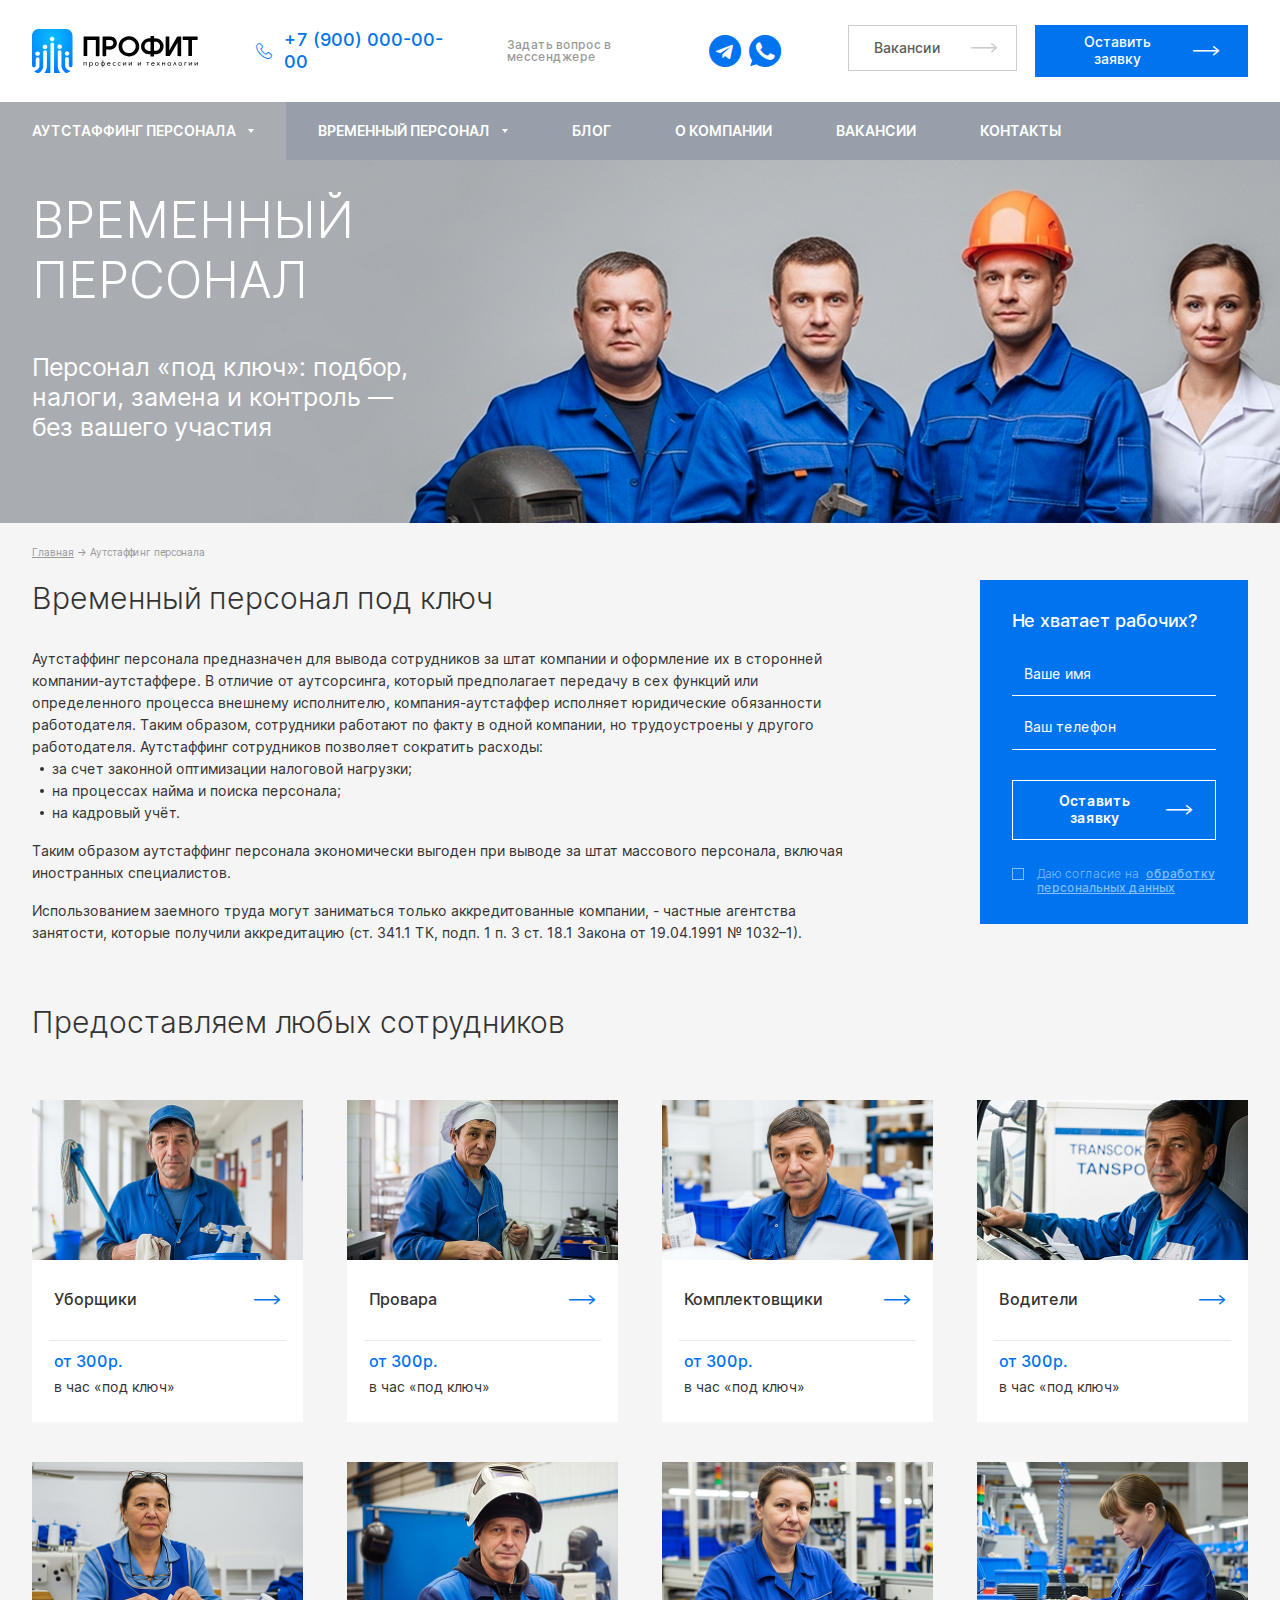
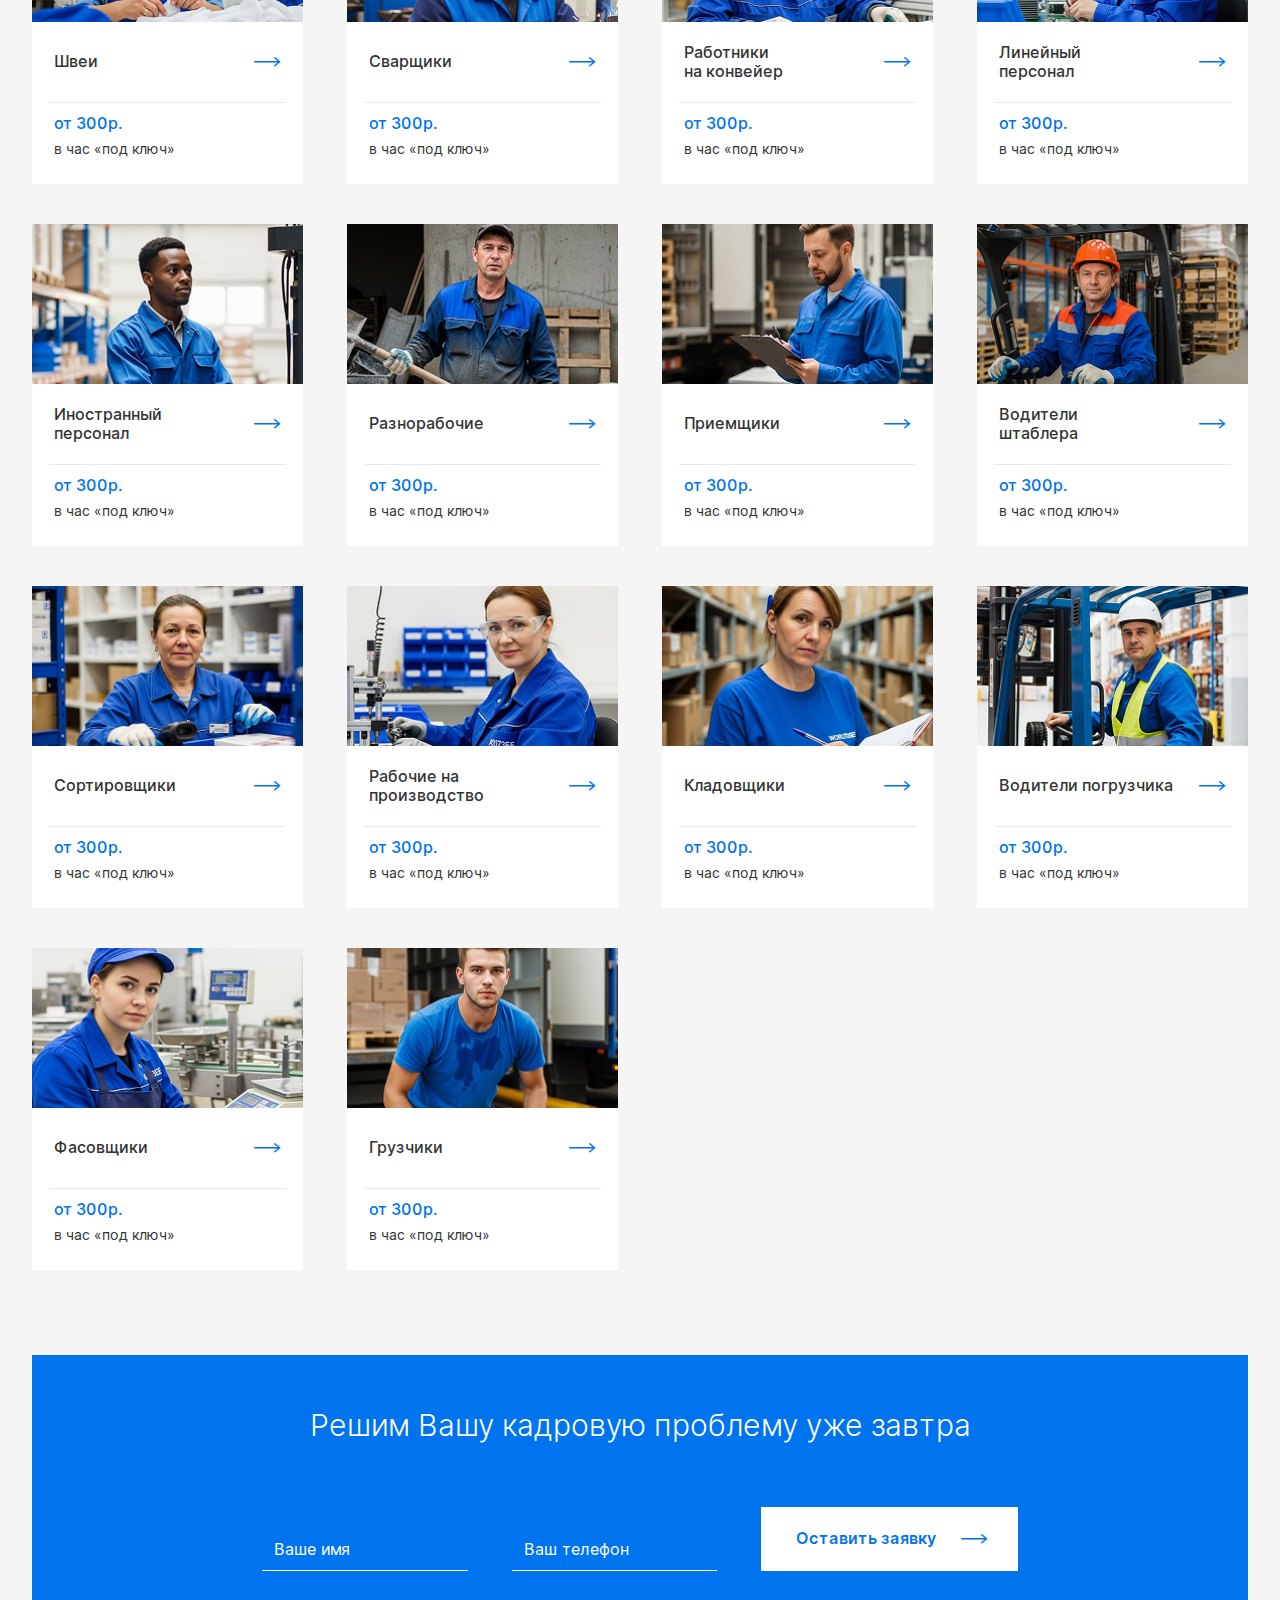
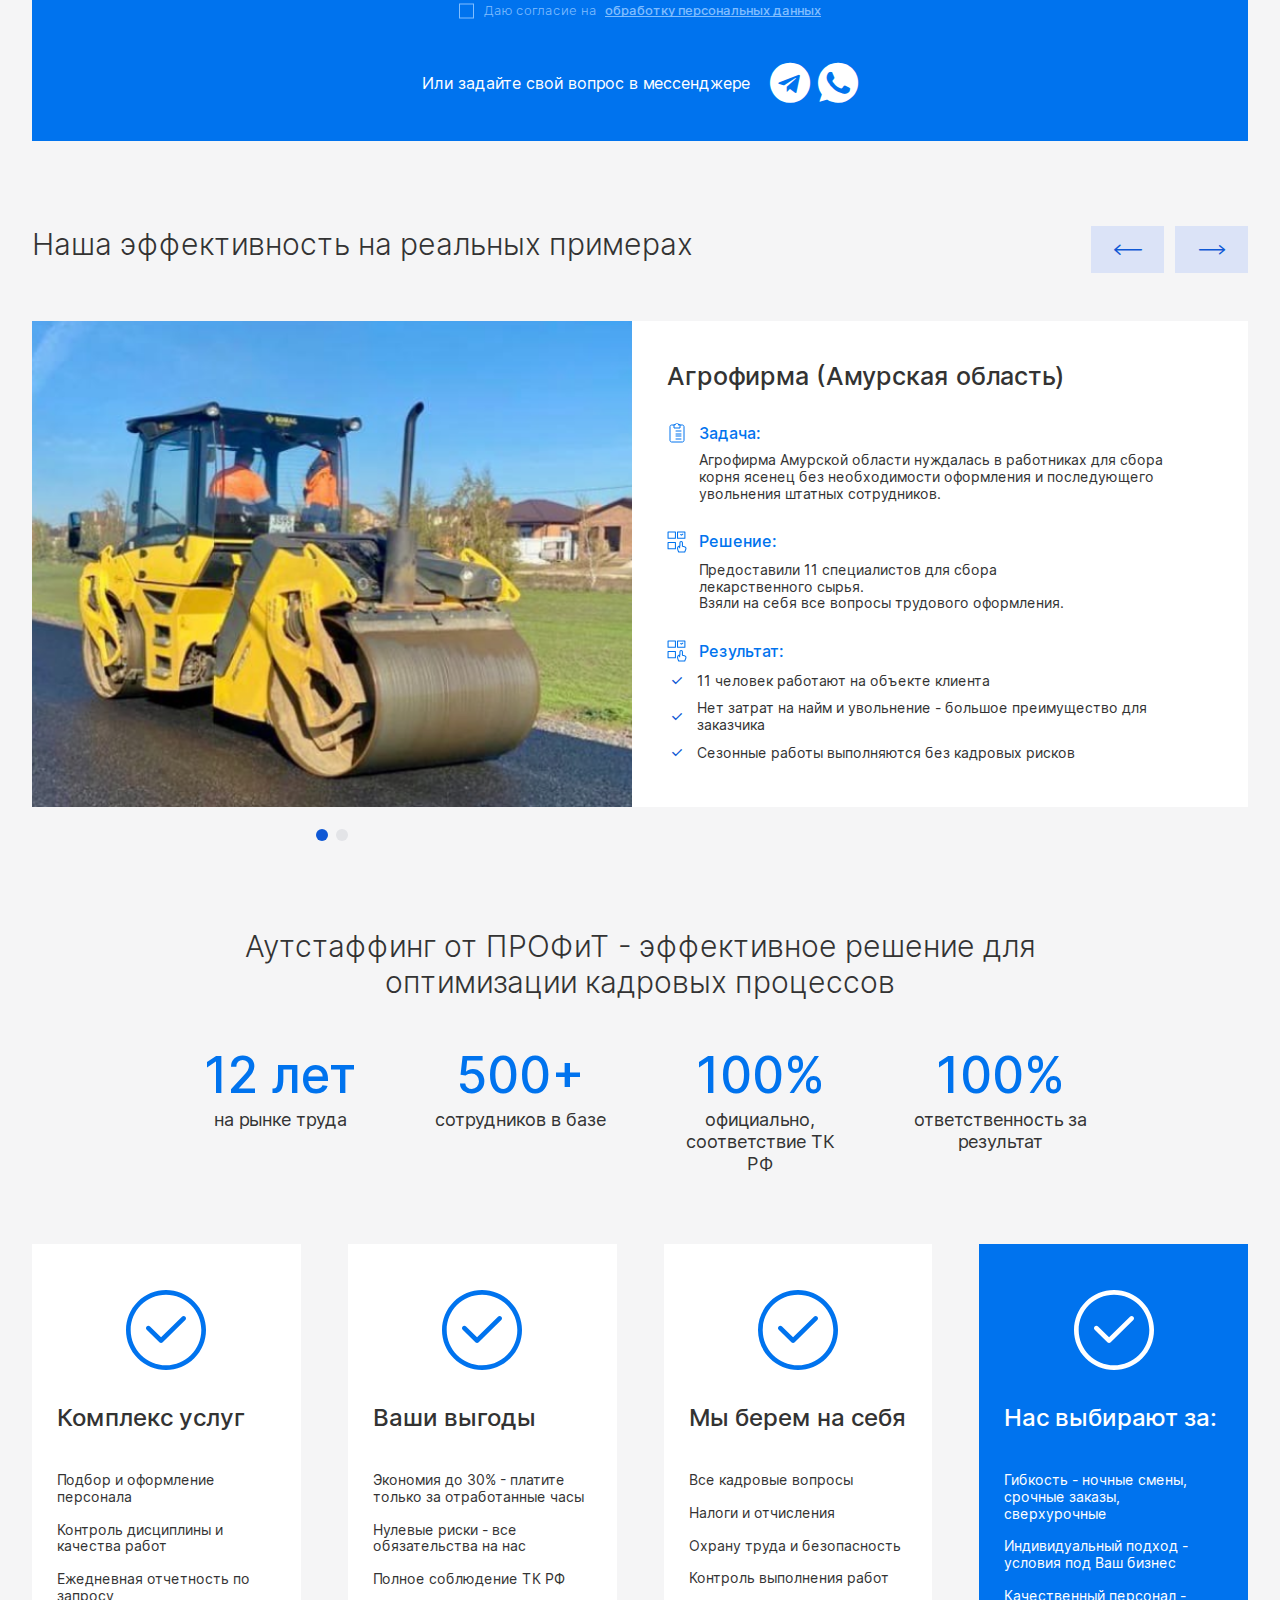
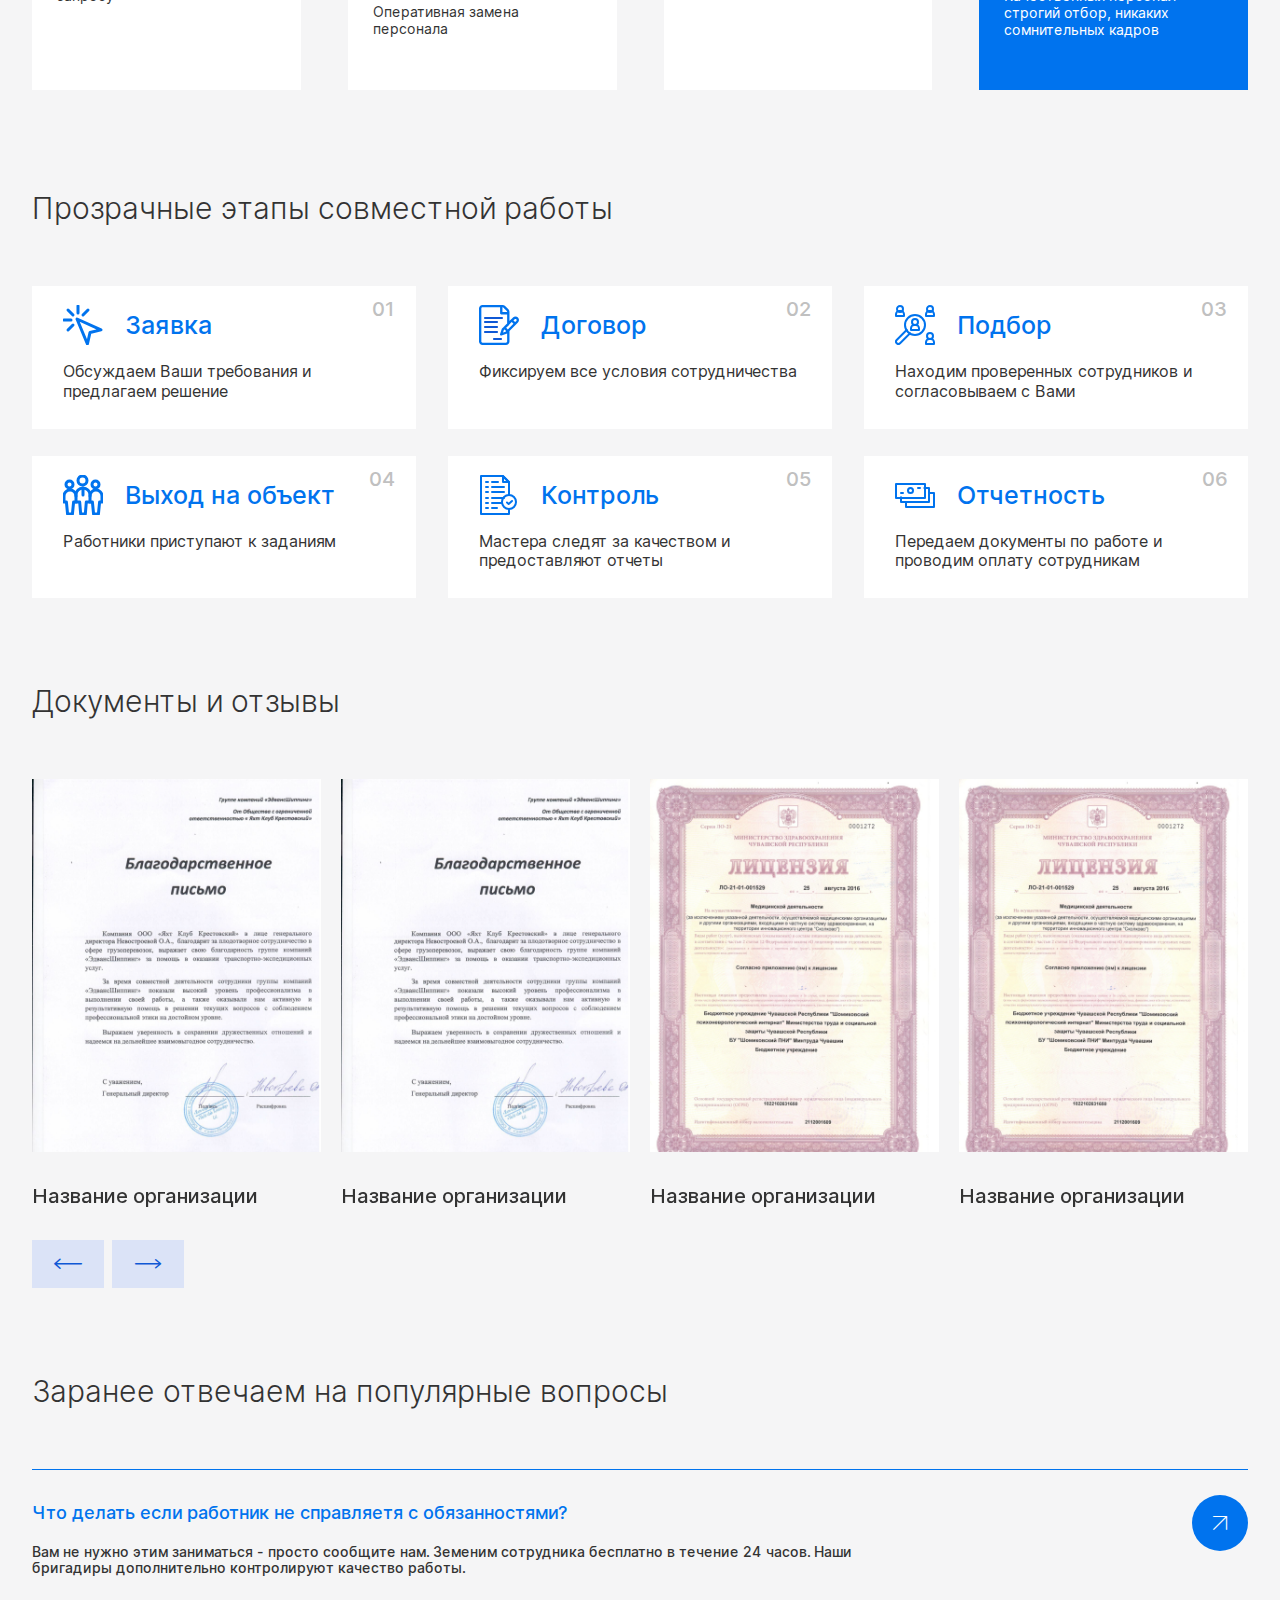
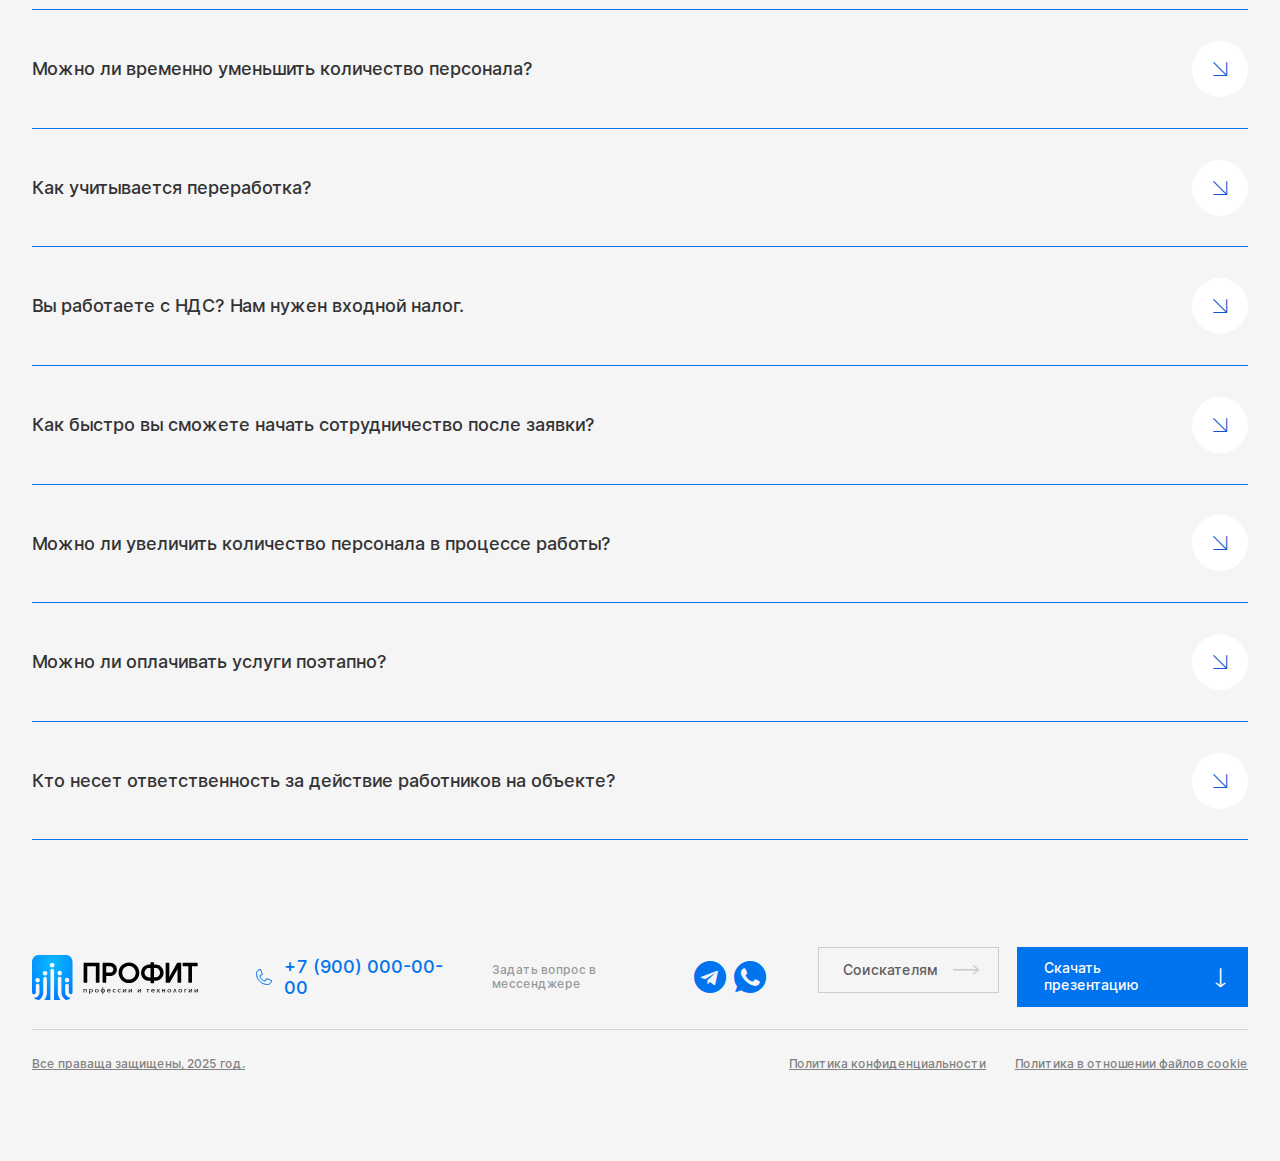
<file: temporary-staff.html>
<!DOCTYPE html>
<html lang="ru">
	<head>
		<title>Profit multipage</title>
		<meta name="description" content="Краткое емкое описание текста, включающее поисковые запросы пользователей. Тег <description> должен четко и ясно описывать суть содержания, лучше избегать вводных конструкций и общих фраз. Мета-тег <description> должен быть уникальным для каждой страницы сайта.">
		<meta name="keywords" content="ключевые фразы или слова через запятую (важно для SEO)"/>
		<meta charset="UTF-8"/>
		<meta name="viewport" content="width=device-width">
		<link rel="stylesheet" href="css/animate.css">
		<link rel="stylesheet" href="css/choices.min.css" type="text/css"/>
		<link rel="stylesheet" href="css/swiper-bundle.min.css"/>
		<link rel="stylesheet" href="css/slider.css">
		<link href="favicon.ico" rel="icon">
		<link href="css/style.css" rel="stylesheet" type="text/css"/>
	</head>
	<body>
		<div class="wrapper">
			<header class="header">
				<div class="header__container">
					<a href="#" class="header__logo">
						<img src="images/header/logo.svg" class="header__logo-image" alt=""/>
					</a>
					<div class="header__body">
						<div class="header__contacts">
							<a data-da=".menu__contacts, 767, first" href="tel:+7 (900) 000-00-00" class="header__phone">
								<i class="header__phone-icon _icon-header-phone"></i>
								<span class="header__phone-number">+7 (900) 000-00-00</span>
							</a>
							<div data-da=".menu__contacts, 767, last" class="header__social-media">
								<div class="header__social-media-description">Задать вопрос в мессенджере</div>
								<ul class="header__social-media-list">
									<li class="header__social-media-item"><a href="#" class="header__social-media-link _icon-telegram"></a></li>
									<li class="header__social-media-item"><a href="#" class="header__social-media-link _icon-whatsapp"></a></li>
								</ul>
							</div>
						</div>
						<div class="header__buttons">
							<a data-da=".menu__buttons, 767, first" href="#" class="header__button-first">
								<span class="header__button-first-text">Вакансии</span>
								<i class="header__button-first-icon _icon-arrow-right"></i>
							</a>
							<button data-da=".menu__buttons, 767, last" type="button" class="header__button">
								<span class="header__button-text">Оставить заявку</span>
								<i class="header__button-icon _icon-arrow-right"></i>
							</button>
						</div>

						<div class="menu__button-open-menu">
							<div class="menu__button-open-menu-text">МЕНЮ</div>
							<div class="menu__icon">
								<span></span>
							</div>
						</div>
					</div>
				</div>

				<div class="header__menu menu">
					<div class="menu__container">
						<nav class="menu__body">
							<ul class="menu__list">
								<li>
									<a href="#" class="menu__link menu__link_dropdown menu__link_active">аутстаффинг персонала</a>
									<span class="menu__arrow"></span>
									<ul class="menu__sub-list">
										<li>
											<a href="" class="menu__sub-link">Раздел страницы 1</a>
										</li>
										<li>
											<a href="" class="menu__sub-link">Раздел страницы 2</a>
										</li>
										<li>
											<a href="" class="menu__sub-link">Раздел страницы 3</a>
										</li>
									</ul>
								</li>
								<li>
									<a href="#" class="menu__link menu__link_dropdown">Временный персонал</a>
									<span class="menu__arrow"></span>
									<ul class="menu__sub-list">
										<li>
											<a href="" class="menu__sub-link">Раздел страницы 1</a>
										</li>
										<li>
											<a href="" class="menu__sub-link">Раздел страницы 2</a>
										</li>
										<li>
											<a href="" class="menu__sub-link">Раздел страницы 3</a>
										</li>
									</ul>
								</li>
								<li><a href="#" class="menu__link">блог</a></li>
								<li><a href="" class="menu__link">о компании</a></li>
								<li><a href="" class="menu__link">Вакансии</a></li>
								<li><a href="" class="menu__link">контакты</a></li>
							</ul>
							<div class="menu__contacts"></div>
							<div class="menu__buttons"></div>
						</nav>

						<div class="menu__mobile-form">
							<div class="menu__form-info">Персонал «под ключ»: подбор, налоги, замена и контроль — без вашего участия</div>
							<div class="menu__form-description">Оставьте контакты - перезвоним в течение 30 минут</div>
							<form action="#" method="post" class="menu__form mobile-form">
								<input id="name" type="text" name="name" class="mobile-form__input" placeholder="Ваше имя"/>
								<input id="phone" type="text" name="phone" class="mobile-form__input" placeholder="Ваш телефон"/>
								<button class="mobile-form__button">
									<span class="mobile-form__button-text">Оставить заявку</span>
									<i class="mobile-form__button-icon _icon-arrow-right"></i>
								</button>
								<div class="mobile-form__cneckbox checkbox">
									<input id="check-mobile-agreement" type="checkbox" class="checkbox__input"/>
									<label for="check-mobile-agreement" class="checkbox__label">Даю согласие на <span>обработку персональных данных</span></label>
								</div>
							</form>
						</div>
					</div>
				</div>
			</header>

			<main class="page">
				<section class="main-section-outstaffing">
                    <div class="main-section-outstaffing__container">
                        <div class="main-section-outstaffing__content">
                            <h1 class="main-section-outstaffing__title">временный <br/> персонал</h1>
                            <p class="main-section-outstaffing__description">Персонал «под ключ»: подбор, налоги, замена и контроль — без вашего участия</p>
                        </div>
                    </div>
                    <img src="images/main-section-outstaffing/01.png" class="main-section-outstaffing__image" alt=""/>
                </section>

                <nav class="breadcrumbs">
                    <ul class="breadcrumbs__list">
                        <li class="breadcrumbs__item"><a href="#" class="breadcrumbs__link">Главная</a></li>
                        <span class="breadcrumbs__separator">→</span>
                        <li class="breadcrumbs__item">Аутстаффинг персонала</li>
                    </ul>
                </nav>

                <section class="section-info-outstaffing">
                    <div class="section-info-outstaffing__container">
                        <div class="section-info-outstaffing__content">
                            <div class="section-info-outstaffing__body">
                                <h2 class="section-info-outstaffing__title">Временный персонал под ключ</h2>
                                <p class="section-info-outstaffing__text">Аутстаффинг персонала предназначен для вывода сотрудников за штат компании и оформление их в сторонней компании-аутстаффере. В отличие от аутсорсинга, который предполагает передачу в сех функций или определенного процесса внешнему исполнителю, компания-аутстаффер исполняет юридические обязанности работодателя. Таким образом, сотрудники работают по факту в одной компании, но трудоустроены у другого работодателя. Аутстаффинг сотрудников позволяет сократить расходы:</p>
                                <ul class="section-info-outstaffing__list">
                                    <li class="section-info-outstaffing__item">за счет законной оптимизации налоговой нагрузки;</li>
                                    <li class="section-info-outstaffing__item">на процессах найма и поиска персонала;</li>
                                    <li class="section-info-outstaffing__item">на кадровый учёт.</li>
                                </ul>
                                <p class="section-info-outstaffing__text section-info-outstaffing__text_wich-margin">Таким образом аутстаффинг персонала экономически выгоден при выводе за штат массового персонала, включая иностранных специалистов.</p>
                                <p class="section-info-outstaffing__text section-info-outstaffing__text_wich-margin">Использованием заемного труда могут заниматься только аккредитованные компании, - частные агентства занятости, которые получили аккредитацию (ст. 341.1 ТК, подп. 1 п. 3 ст. 18.1 Закона от 19.04.1991 № 1032–1).</p>
                            </div>
                            <div class="section-info-outstaffing__container-form">
                                <form action="#" class="section-info-outstaffing__form mini-form">
                                    <div class="mini-form__title">Не хватает рабочих?</div>
                                    <div class="mini-form__container-inputs">
                                        <input type="text" name="name" class="mini-form__input" placeholder="Ваше имя"/>
                                        <input type="text" name="phone" class="mini-form__input" placeholder="Ваш телефон"/>
                                    </div>
                                    <button class="mini-form__button">
                                        <span class="mini-form__button-text">Оставить заявку</span>
                                        <i class="mini-form__button-icon _icon-arrow-right"></i>
                                    </button>
                                    <div class="mini-form__checkbox">
                                        <input type="checkbox" id="mini-form-checkbox" class="mini-form__checkbox-input">
                                        <label for="mini-form-checkbox" class="mini-form__checkbox-label">Даю согласие на <span>обработку персональных данных</span></label>
                                    </div>
                                </form>
                            </div>
                        </div>
                    </div>
                </section>

				<section class="secion-employees">
					<div class="secion-employees__container">
						<h2 class="secion-employees__title">Предоставляем любых сотрудников</h2>
						<div class="secion-employees__body employees-cards">
							<div class="employees-cards__item">
								<div class="employees-cards__container-image">
									<img src="images/employees-cards/01.png" class="employees-cards__image" alt="">
								</div>
								<div class="employees-cards__bottom">
									<h2 class="employees-cards__bottom-text">Уборщики</h2>
									<i class="employees-cards__bottom-icon _icon-arrow-right"></i>
								</div>
								<div class="employees-cards__add-info">
									<div class="employees-cards__add-info-container">
										<div class="employees-cards__price">от 300р.</div>
										<div class="employees-cards__info-price">в час «под ключ»</div>
									</div>
								</div>
							</div>
							<div class="employees-cards__item">
								<div class="employees-cards__container-image">
									<img src="images/employees-cards/02.png" class="employees-cards__image" alt="">
								</div>
								<div class="employees-cards__bottom">
									<h2 class="employees-cards__bottom-text">Провара</h2>
									<i class="employees-cards__bottom-icon _icon-arrow-right"></i>
								</div>
								<div class="employees-cards__add-info">
									<div class="employees-cards__add-info-container">
										<div class="employees-cards__price">от 300р.</div>
										<div class="employees-cards__info-price">в час «под ключ»</div>
									</div>
								</div>
							</div>
							<div class="employees-cards__item">
								<div class="employees-cards__container-image">
									<img src="images/employees-cards/03.png" class="employees-cards__image" alt="">
								</div>
								<div class="employees-cards__bottom">
									<h2 class="employees-cards__bottom-text">Комплектовщики</h2>
									<i class="employees-cards__bottom-icon _icon-arrow-right"></i>
								</div>
								<div class="employees-cards__add-info">
									<div class="employees-cards__add-info-container">
										<div class="employees-cards__price">от 300р.</div>
										<div class="employees-cards__info-price">в час «под ключ»</div>
									</div>
								</div>
							</div>
							<div class="employees-cards__item">
								<div class="employees-cards__container-image">
									<img src="images/employees-cards/04.png" class="employees-cards__image" alt="">
								</div>
								<div class="employees-cards__bottom">
									<h2 class="employees-cards__bottom-text">Водители</h2>
									<i class="employees-cards__bottom-icon _icon-arrow-right"></i>
								</div>
								<div class="employees-cards__add-info">
									<div class="employees-cards__add-info-container">
										<div class="employees-cards__price">от 300р.</div>
										<div class="employees-cards__info-price">в час «под ключ»</div>
									</div>
								</div>
							</div>
							<div class="employees-cards__item">
								<div class="employees-cards__container-image">
									<img src="images/employees-cards/05.png" class="employees-cards__image" alt="">
								</div>
								<div class="employees-cards__bottom">
									<h2 class="employees-cards__bottom-text">Швеи</h2>
									<i class="employees-cards__bottom-icon _icon-arrow-right"></i>
								</div>
								<div class="employees-cards__add-info">
									<div class="employees-cards__add-info-container">
										<div class="employees-cards__price">от 300р.</div>
										<div class="employees-cards__info-price">в час «под ключ»</div>
									</div>
								</div>
							</div>
							<div class="employees-cards__item">
								<div class="employees-cards__container-image">
									<img src="images/employees-cards/06.png" class="employees-cards__image" alt="">
								</div>
								<div class="employees-cards__bottom">
									<h2 class="employees-cards__bottom-text">Сварщики</h2>
									<i class="employees-cards__bottom-icon _icon-arrow-right"></i>
								</div>
								<div class="employees-cards__add-info">
									<div class="employees-cards__add-info-container">
										<div class="employees-cards__price">от 300р.</div>
										<div class="employees-cards__info-price">в час «под ключ»</div>
									</div>
								</div>
							</div>
							<div class="employees-cards__item">
								<div class="employees-cards__container-image">
									<img src="images/employees-cards/07.png" class="employees-cards__image" alt="">
								</div>
								<div class="employees-cards__bottom">
									<h2 class="employees-cards__bottom-text">Работники <br> на конвейер</h2>
									<i class="employees-cards__bottom-icon _icon-arrow-right"></i>
								</div>
								<div class="employees-cards__add-info">
									<div class="employees-cards__add-info-container">
										<div class="employees-cards__price">от 300р.</div>
										<div class="employees-cards__info-price">в час «под ключ»</div>
									</div>
								</div>
							</div>
							<div class="employees-cards__item">
								<div class="employees-cards__container-image">
									<img src="images/employees-cards/14.png" class="employees-cards__image" alt="">
								</div>
								<div class="employees-cards__bottom">
									<h2 class="employees-cards__bottom-text">Линейный <br/> персонал</h2>
									<i class="employees-cards__bottom-icon _icon-arrow-right"></i>
								</div>
								<div class="employees-cards__add-info">
									<div class="employees-cards__add-info-container">
										<div class="employees-cards__price">от 300р.</div>
										<div class="employees-cards__info-price">в час «под ключ»</div>
									</div>
								</div>
							</div>
							<div class="employees-cards__item">
								<div class="employees-cards__container-image">
									<img src="images/employees-cards/15.png" class="employees-cards__image" alt="">
								</div>
								<div class="employees-cards__bottom">
									<h2 class="employees-cards__bottom-text">Иностранный <br/> персонал</h2>
									<i class="employees-cards__bottom-icon _icon-arrow-right"></i>
								</div>
								<div class="employees-cards__add-info">
									<div class="employees-cards__add-info-container">
										<div class="employees-cards__price">от 300р.</div>
										<div class="employees-cards__info-price">в час «под ключ»</div>
									</div>
								</div>
							</div>
							<div class="employees-cards__item">
								<div class="employees-cards__container-image">
									<img src="images/employees-cards/13.png" class="employees-cards__image" alt="">
								</div>
								<div class="employees-cards__bottom">
									<h2 class="employees-cards__bottom-text">Разнорабочие</h2>
									<i class="employees-cards__bottom-icon _icon-arrow-right"></i>
								</div>
								<div class="employees-cards__add-info">
									<div class="employees-cards__add-info-container">
										<div class="employees-cards__price">от 300р.</div>
										<div class="employees-cards__info-price">в час «под ключ»</div>
									</div>
								</div>
							</div>
							<div class="employees-cards__item">
								<div class="employees-cards__container-image">
									<img src="images/employees-cards/10.png" class="employees-cards__image" alt="">
								</div>
								<div class="employees-cards__bottom">
									<h2 class="employees-cards__bottom-text">Приемщики</h2>
									<i class="employees-cards__bottom-icon _icon-arrow-right"></i>
								</div>
								<div class="employees-cards__add-info">
									<div class="employees-cards__add-info-container">
										<div class="employees-cards__price">от 300р.</div>
										<div class="employees-cards__info-price">в час «под ключ»</div>
									</div>
								</div>
							</div>
							<div class="employees-cards__item">
								<div class="employees-cards__container-image">
									<img src="images/employees-cards/09.png" class="employees-cards__image" alt="">
								</div>
								<div class="employees-cards__bottom">
									<h2 class="employees-cards__bottom-text">Водители <br/> штаблера</h2>
									<i class="employees-cards__bottom-icon _icon-arrow-right"></i>
								</div>
								<div class="employees-cards__add-info">
									<div class="employees-cards__add-info-container">
										<div class="employees-cards__price">от 300р.</div>
										<div class="employees-cards__info-price">в час «под ключ»</div>
									</div>
								</div>
							</div>
							<div class="employees-cards__item">
								<div class="employees-cards__container-image">
									<img src="images/employees-cards/08.png" class="employees-cards__image" alt="">
								</div>
								<div class="employees-cards__bottom">
									<h2 class="employees-cards__bottom-text">Сортировщики</h2>
									<i class="employees-cards__bottom-icon _icon-arrow-right"></i>
								</div>
								<div class="employees-cards__add-info">
									<div class="employees-cards__add-info-container">
										<div class="employees-cards__price">от 300р.</div>
										<div class="employees-cards__info-price">в час «под ключ»</div>
									</div>
								</div>
							</div>
							<div class="employees-cards__item">
								<div class="employees-cards__container-image">
									<img src="images/employees-cards/16.png" class="employees-cards__image" alt="">
								</div>
								<div class="employees-cards__bottom">
									<h2 class="employees-cards__bottom-text">Рабочие на производство</h2>
									<i class="employees-cards__bottom-icon _icon-arrow-right"></i>
								</div>
								<div class="employees-cards__add-info">
									<div class="employees-cards__add-info-container">
										<div class="employees-cards__price">от 300р.</div>
										<div class="employees-cards__info-price">в час «под ключ»</div>
									</div>
								</div>
							</div>
							<div class="employees-cards__item">
								<div class="employees-cards__container-image">
									<img src="images/employees-cards/17.png" class="employees-cards__image" alt="">
								</div>
								<div class="employees-cards__bottom">
									<h2 class="employees-cards__bottom-text">Кладовщики</h2>
									<i class="employees-cards__bottom-icon _icon-arrow-right"></i>
								</div>
								<div class="employees-cards__add-info">
									<div class="employees-cards__add-info-container">
										<div class="employees-cards__price">от 300р.</div>
										<div class="employees-cards__info-price">в час «под ключ»</div>
									</div>
								</div>
							</div>
							<div class="employees-cards__item">
								<div class="employees-cards__container-image">
									<img src="images/employees-cards/18.png" class="employees-cards__image" alt="">
								</div>
								<div class="employees-cards__bottom">
									<h2 class="employees-cards__bottom-text">Водители погрузчика</h2>
									<i class="employees-cards__bottom-icon _icon-arrow-right"></i>
								</div>
								<div class="employees-cards__add-info">
									<div class="employees-cards__add-info-container">
										<div class="employees-cards__price">от 300р.</div>
										<div class="employees-cards__info-price">в час «под ключ»</div>
									</div>
								</div>
							</div>
							<div class="employees-cards__item">
								<div class="employees-cards__container-image">
									<img src="images/employees-cards/19.png" class="employees-cards__image" alt="">
								</div>
								<div class="employees-cards__bottom">
									<h2 class="employees-cards__bottom-text">Фасовщики</h2>
									<i class="employees-cards__bottom-icon _icon-arrow-right"></i>
								</div>
								<div class="employees-cards__add-info">
									<div class="employees-cards__add-info-container">
										<div class="employees-cards__price">от 300р.</div>
										<div class="employees-cards__info-price">в час «под ключ»</div>
									</div>
								</div>
							</div>
							<div class="employees-cards__item">
								<div class="employees-cards__container-image">
									<img src="images/employees-cards/12.png" class="employees-cards__image" alt="">
								</div>
								<div class="employees-cards__bottom">
									<h2 class="employees-cards__bottom-text">Грузчики</h2>
									<i class="employees-cards__bottom-icon _icon-arrow-right"></i>
								</div>
								<div class="employees-cards__add-info">
									<div class="employees-cards__add-info-container">
										<div class="employees-cards__price">от 300р.</div>
										<div class="employees-cards__info-price">в час «под ключ»</div>
									</div>
								</div>
							</div>
						</div>
					</div>
				</section>

				<section id="basis-form" class="section-basis-form">
					<div class="section-basis-form__container">
						<div class="section-basis-form__body">
							<h2 class="section-basis-form__title">Решим Вашу кадровую проблему уже завтра</h2>
							<form action="#" class="section-basis-form__form basis-form">
								<div class="basis-form__container">
									<input type="text" name="name" class="basis-form__input" placeholder="Ваше имя">
									<input type="tel" name="phone" class="basis-form__input" placeholder="Ваш телефон">
									<button class="basis-form__button">
										<span class="basis-form__button-text">Оставить заявку</span>
										<i class="basis-form__button-icon _icon-arrow-right"></i>
									</button>
								</div>
								<div class="basis-form__cneckbox checkbox">
									<input id="check-basis-form-agreement" type="checkbox" class="checkbox__input">
									<label for="check-basis-form-agreement" class="checkbox__label">Даю согласие на <span>обработку персональных данных</span></label>
								</div>
							</form>
							<div class="section-basis-form__contacts">
								<div class="section-basis-form__contacts-text">Или задайте свой вопрос в мессенджере</div>
								<ul class="section-basis-form__contacts-list">
									<li class="section-basis-form__contacts-item"><a href="#" class="section-basis-form__contacts-link _icon-telegram"></a></li>
									<li class="section-basis-form__contacts-item"><a href="#" class="section-basis-form__contacts-link _icon-whatsapp"></a></li>
								</ul>
							</div>
						</div>
					</div>
				</section>

				<section class="section-examples">
					<div class="section-examples__container">
						<div class="section-examples__head">
							<div class="section-examples__title">Наша эффективность на реальных примерах</div>
							<div data-da=".examples-slider, 767, last" class="section-examples__container-arrows">
								<!--Стрелки-->
								<div class="section-examples__slider-arrow section-examples__slider-arrow_prev _icon-arrow-left swiper-button-disabled" tabindex="-1" role="button" aria-label="Previous slide" aria-controls="swiper-wrapper-c96f444a7f9f1de1" aria-disabled="true"></div>
								<div class="section-examples__slider-arrow section-examples__slider-arrow_next _icon-arrow-right" tabindex="0" role="button" aria-label="Next slide" aria-controls="swiper-wrapper-c96f444a7f9f1de1" aria-disabled="false"></div>
							</div>
						</div>
						<div class="section-examples__slider examples-slider swiper-container swiper-initialized swiper-horizontal swiper-autoheight swiper-backface-hidden">
							<div class="examples-slider__wrapper swiper-wrapper" id="swiper-wrapper-c96f444a7f9f1de1" aria-live="polite" style="height: 468px;">
								<div class="examples-slider__slide swiper-slide swiper-slide-active" role="group" aria-label="1 / 2" style="width: 1216px;">
									<div class="examples-slider__content example">
										<div class="example__container-image">
											<img src="images/section-examples/01.png" class="example__image" alt="">
										</div>
										<div class="example__body">
											<div class="example__content">
												<div class="example__title">Агрофирма (Амурская область)</div>
												<ul class="example__list">
													<li class="example__item">
														<div class="example__item-head">
															<div class="example__item-container-image">
																<img src="images/section-examples/icons/01.svg" class="example__item-image" alt="">
															</div>
															<div class="example__item-title">Задача:</div>
														</div>
														<div class="example__item-description">Агрофирма Амурской области нуждалась в работниках для сбора <br> корня ясенец без необходимости оформления и последующего <br> увольнения штатных сотрудников.</div>
													</li>
													<li class="example__item">
														<div class="example__item-head">
															<div class="example__item-container-image">
																<img src="images/section-examples/icons/02.svg" class="example__item-image" alt="">
															</div>
															<div class="example__item-title">Решение:</div>
														</div>
														<div class="example__item-description">Предоставили 11 специалистов для сбора <br> лекарственного сырья. <br> Взяли на себя все вопросы трудового оформления.</div>
													</li>
													<li class="example__item">
														<div class="example__item-head">
															<div class="example__item-container-image">
																<img src="images/section-examples/icons/02.svg" class="example__item-image" alt="">
															</div>
															<div class="example__item-title">Результат:</div>
														</div>
														<ul class="example__item-list-results">
															<li class="example__item-list-results-item">
																<i class="example__item-list-results-icon _icon-check"></i>
																<span class="example__item-list-results-text">11 человек работают на объекте клиента</span>
															</li>
															<li class="example__item-list-results-item">
																<i class="example__item-list-results-icon _icon-check"></i>
																<span class="example__item-list-results-text">Нет затрат на найм и увольнение - большое преимущество для заказчика</span>
															</li>
															<li class="example__item-list-results-item">
																<i class="example__item-list-results-icon _icon-check"></i>
																<span class="example__item-list-results-text">Сезонные работы выполняются без кадровых рисков</span>
															</li>
														</ul>
													</li>
												</ul>
											</div>
										</div>
									</div>
								</div>

								<div class="examples-slider__slide swiper-slide swiper-slide-next" role="group" aria-label="2 / 2" style="width: 1216px;">
									<div class="examples-slider__content example">
										<div class="example__container-image">
											<img src="images/section-examples/01.png" class="example__image" alt="">
										</div>
										<div class="example__body">
											<div class="example__content">
												<div class="example__title">Агрофирма (Амурская область)</div>
												<ul class="example__list">
													<li class="example__item">
														<div class="example__item-head">
															<div class="example__item-container-image">
																<img src="images/section-examples/icons/01.svg" class="example__item-image" alt="">
															</div>
															<div class="example__item-title">Задача:</div>
														</div>
														<div class="example__item-description">Агрофирма Амурской области нуждалась в работниках для сбора <br> корня ясенец без необходимости оформления и последующего <br> увольнения штатных сотрудников.</div>
													</li>
													<li class="example__item">
														<div class="example__item-head">
															<div class="example__item-container-image">
																<img src="images/section-examples/icons/02.svg" class="example__item-image" alt="">
															</div>
															<div class="example__item-title">Решение:</div>
														</div>
														<div class="example__item-description">Предоставили 11 специалистов для сбора <br> лекарственного сырья. <br> Взяли на себя все вопросы трудового оформления.</div>
													</li>
													<li class="example__item">
														<div class="example__item-head">
															<div class="example__item-container-image">
																<img src="images/section-examples/icons/02.svg" class="example__item-image" alt="">
															</div>
															<div class="example__item-title">Результат:</div>
														</div>
														<ul class="example__item-list-results">
															<li class="example__item-list-results-item">
																<i class="example__item-list-results-icon _icon-check"></i>
																<span class="example__item-list-results-text">11 человек работают на объекте клиента</span>
															</li>
															<li class="example__item-list-results-item">
																<i class="example__item-list-results-icon _icon-check"></i>
																<span class="example__item-list-results-text">Нет затрат на найм и увольнение - большое преимущество для заказчика</span>
															</li>
															<li class="example__item-list-results-item">
																<i class="example__item-list-results-icon _icon-check"></i>
																<span class="example__item-list-results-text">Сезонные работы выполняются без кадровых рисков</span>
															</li>
														</ul>
													</li>
												</ul>
											</div>
										</div>
									</div>
								</div>
							</div>
							
							<!--пагинация-->
							<div class="examples-slider__pagination swiper-pagination swiper-pagination-clickable swiper-pagination-bullets swiper-pagination-horizontal"><span class="swiper-pagination-bullet swiper-pagination-bullet-active" tabindex="0" role="button" aria-label="Go to slide 1" aria-current="true"></span><span class="swiper-pagination-bullet" tabindex="0" role="button" aria-label="Go to slide 2"></span></div>
						<span class="swiper-notification" aria-live="assertive" aria-atomic="true"></span></div>
					</div>
				</section>

				<section class="section-our-advantages">
					<div class="section-our-advantages__container">
						<h2 class="section-our-advantages__title">Аутстаффинг от ПРОФиТ<span> - эффективное решение для оптимизации кадровых процессов</span></h2>
						<ul class="section-our-advantages__advantages-list">
							<li class="section-our-advantages__advantages-item">
								<div class="section-our-advantages__advantages-meaning">12 лет</div>
								<div class="section-our-advantages__advantages-description">на рынке труда</div>
							</li>
							<li class="section-our-advantages__advantages-item">
								<div class="section-our-advantages__advantages-meaning">500+</div>
								<div class="section-our-advantages__advantages-description">сотрудников в базе</div>
							</li>
							<li class="section-our-advantages__advantages-item">
								<div class="section-our-advantages__advantages-meaning">100%</div>
								<div class="section-our-advantages__advantages-description">официально, соответствие ТК РФ</div>
							</li>
							<li class="section-our-advantages__advantages-item">
								<div class="section-our-advantages__advantages-meaning">100%</div>
								<div class="section-our-advantages__advantages-description">ответственность за результат</div>
							</li>
						</ul>
						<div class="section-our-advantages__cards cards-advantages">
							<div class="cards-advantages__item">
								<div class="cards-advantages__container-image">
									<img src="images/cards-advantages/01.svg" class="cards-advantages__image" alt="">
								</div>
								<h4 class="cards-advantages__title">Комплекс услуг</h4>
								<ul class="cards-advantages__list">
									<li class="cards-advantages__list-item">Подбор и оформление персонала</li>
									<li class="cards-advantages__list-item">Контроль дисциплины и качества работ</li>
									<li class="cards-advantages__list-item">Ежедневная отчетность по запросу</li>
								</ul>
							</div>
							<div class="cards-advantages__item">
								<div class="cards-advantages__container-image">
									<img src="images/cards-advantages/01.svg" class="cards-advantages__image" alt="">
								</div>
								<h4 class="cards-advantages__title">Ваши выгоды</h4>
								<ul class="cards-advantages__list">
									<li class="cards-advantages__list-item">Экономия до 30% - платите только за отработанные часы</li>
									<li class="cards-advantages__list-item">Нулевые риски - все обязательства на нас</li>
									<li class="cards-advantages__list-item">Полное соблюдение ТК РФ</li>
									<li class="cards-advantages__list-item">Оперативная замена персонала</li>
								</ul>
							</div>
							<div class="cards-advantages__item">
								<div class="cards-advantages__container-image">
									<img src="images/cards-advantages/01.svg" class="cards-advantages__image" alt="">
								</div>
								<h4 class="cards-advantages__title">Мы берем на себя</h4>
								<ul class="cards-advantages__list">
									<li class="cards-advantages__list-item">Все кадровые вопросы</li>
									<li class="cards-advantages__list-item">Налоги и отчисления</li>
									<li class="cards-advantages__list-item">Охрану труда и безопасность</li>
									<li class="cards-advantages__list-item">Контроль выполнения работ</li>
								</ul>
							</div>
							<div class="cards-advantages__item cards-advantages__item_active">
								<div class="cards-advantages__container-image">
									<img src="images/cards-advantages/02.svg" class="cards-advantages__image" alt="">
								</div>
								<h4 class="cards-advantages__title">Нас выбирают за:</h4>
								<ul class="cards-advantages__list">
									<li class="cards-advantages__list-item">Гибкость - ночные смены, срочные заказы, сверхурочные</li>
									<li class="cards-advantages__list-item">Индивидуальный подход - условия под Ваш бизнес</li>
									<li class="cards-advantages__list-item">Качественный персонал - строгий отбор, никаких сомнительных кадров</li>
								</ul>
							</div>
						</div>
					</div>
				</section>

				<section class="section-stages-work">
					<div class="section-stages-work__container">
						<h2 class="section-stages-work__title">Прозрачные этапы совместной работы</h2>
						<div class="section-stages-work__body">
							<div class="section-stages-work__item">
								<div class="section-stages-work__head">
									<div class="section-stages-work__icon-container">
										<img src="images/section-stages-work/01.svg" class="section-stages-work__icon" alt="">
									</div>
									<div class="section-stages-work__item-title">Заявка</div>
								</div>
								<div class="section-stages-work__description">Обсуждаем Ваши требования и предлагаем решение</div>
								<div class="section-stages-work__card-number">01</div>
							</div>
							<div class="section-stages-work__item">
								<div class="section-stages-work__head">
									<div class="section-stages-work__icon-container">
										<img src="images/section-stages-work/02.svg" class="section-stages-work__icon" alt="">
									</div>
									<div class="section-stages-work__item-title">Договор</div>
								</div>
								<div class="section-stages-work__description">Фиксируем все условия сотрудничества</div>
								<div class="section-stages-work__card-number">02</div>
							</div>
							<div class="section-stages-work__item">
								<div class="section-stages-work__head">
									<div class="section-stages-work__icon-container">
										<img src="images/section-stages-work/03.svg" class="section-stages-work__icon" alt="">
									</div>
									<div class="section-stages-work__item-title">Подбор</div>
								</div>
								<div class="section-stages-work__description">Находим проверенных сотрудников и согласовываем с Вами</div>
								<div class="section-stages-work__card-number">03</div>
							</div>
							<div class="section-stages-work__item">
								<div class="section-stages-work__head">
									<div class="section-stages-work__icon-container">
										<img src="images/section-stages-work/04.svg" class="section-stages-work__icon" alt="">
									</div>
									<div class="section-stages-work__item-title">Выход на объект</div>
								</div>
								<div class="section-stages-work__description">Работники приступают к заданиям</div>
								<div class="section-stages-work__card-number">04</div>
							</div>
							<div class="section-stages-work__item">
								<div class="section-stages-work__head">
									<div class="section-stages-work__icon-container">
										<img src="images/section-stages-work/05.svg" class="section-stages-work__icon" alt="">
									</div>
									<div class="section-stages-work__item-title">Контроль</div>
								</div>
								<div class="section-stages-work__description">Мастера следят за качеством и предоставляют отчеты</div>
								<div class="section-stages-work__card-number">05</div>
							</div>
							<div class="section-stages-work__item">
								<div class="section-stages-work__head">
									<div class="section-stages-work__icon-container">
										<img src="images/section-stages-work/06.svg" class="section-stages-work__icon" alt="">
									</div>
									<div class="section-stages-work__item-title">Отчетность</div>
								</div>
								<div class="section-stages-work__description">Передаем документы по работе и проводим оплату сотрудникам</div>
								<div class="section-stages-work__card-number">06</div>
							</div>
						</div>
					</div>
				</section>

				<section class="section-gratitude">
					<div class="section-gratitude__container">
						<div class="section-gratitude__title">Документы и отзывы</div>
						<div class="section-gratitude__body">
							<div class="section-gratitude__slider gratitude-slider swiper-container swiper-initialized swiper-horizontal swiper-backface-hidden">
								<div class="gratitude-slider__wrapper swiper-wrapper" id="swiper-wrapper-8a0e064c4fbb24c2" aria-live="polite">
									<div class="gratitude-slider__slide swiper-slide swiper-slide-active" role="group" aria-label="1 / 5" style="width: 289px; margin-right: 20px;">
										<div class="gratitude-slider__container-image">
											<img src="images/section-gratitude/01.png" class="gratitude-slider__image" alt="Image">
										</div>
										<div class="gratitude-slider__name">Название организации</div>
									</div>
									<div class="gratitude-slider__slide swiper-slide swiper-slide-next" role="group" aria-label="2 / 5" style="width: 289px; margin-right: 20px;">
										<div class="gratitude-slider__container-image">
											<img src="images/section-gratitude/01.png" class="gratitude-slider__image" alt="Image">
										</div>
										<div class="gratitude-slider__name">Название организации</div>
									</div>
									<div class="gratitude-slider__slide swiper-slide" role="group" aria-label="3 / 5" style="width: 289px; margin-right: 20px;">
										<div class="gratitude-slider__container-image">
											<img src="images/section-gratitude/02.png" class="gratitude-slider__image" alt="Image">
										</div>
										<div class="gratitude-slider__name">Название организации</div>
									</div>
									<div class="gratitude-slider__slide swiper-slide" role="group" aria-label="4 / 5" style="width: 289px; margin-right: 20px;">
										<div class="gratitude-slider__container-image">
											<img src="images/section-gratitude/02.png" class="gratitude-slider__image" alt="Image">
										</div>
										<div class="gratitude-slider__name">Название организации</div>
									</div>
									
									<div class="gratitude-slider__slide swiper-slide" role="group" aria-label="5 / 5" style="width: 289px; margin-right: 20px;">
										<div class="gratitude-slider__container-image">
											<img src="images/section-gratitude/01.png" class="gratitude-slider__image" alt="Image">
										</div>
										<div class="gratitude-slider__name">Название организации</div>
									</div>
								</div>

							<span class="swiper-notification" aria-live="assertive" aria-atomic="true"></span></div>
							<!--Стрелки-->
							<!--Если нужны стрелки управления-->
							<div class="gratitude-slider__container-arrows">
								<div class="gratitude-slider__arrow gratitude-slider__arrow_prev _icon-arrow-left swiper-button-disabled" tabindex="-1" role="button" aria-label="Previous slide" aria-controls="swiper-wrapper-8a0e064c4fbb24c2" aria-disabled="true"></div>
								<div class="gratitude-slider__arrow gratitude-slider__arrow_next _icon-arrow-right" tabindex="0" role="button" aria-label="Next slide" aria-controls="swiper-wrapper-8a0e064c4fbb24c2" aria-disabled="false"></div>
							</div>
						</div>
					</div>
				</section>

				<section class="section-questions-spollers">
					<div class="section-questions-spollers__container">
						<div class="section-questions-spollers__title">Заранее отвечаем на популярные вопросы</div>
						<div data-spollers="" data-one-spoller="" class="section-questions-spollers__block block _init">
							<div class="block__item">
								<button type="button" data-spoller="" class="block__title _active">Что делать если работник не справляетя с обязанностями? <i class="block__icon _icon-main-arrow"></i></button>
								<div class="block__text">
									Вам не нужно этим заниматься - просто сообщите нам. Земеним сотрудника бесплатно в течение 24 часов. Наши бригадиры дополнительно контролируют качество работы.
								</div>
							</div>
							<div class="block__item">
								<button type="button" data-spoller="" class="block__title">Можно ли временно уменьшить количество персонала? <i class="block__icon _icon-main-arrow"></i></button>
								<div class="block__text" hidden="">
									Lorem ipsum dolor sit amet, consectetur adipisicing elit, sed do eiusmod
									tempor incididunt ut labore et dolore magna aliqua. Ut enim ad minim veniam,
									quis nostrud exercitation ullamco laboris nisi ut aliquip ex ea commodo
									consequat. Duis aute irure dolor in reprehenderit in voluptate velit esse
									cillum dolore eu fugiat nulla pariatur. Excepteur sint occaecat cupidatat non
									proident, sunt in culpa qui officia deserunt mollit anim id est laborum.
								</div>
							</div>
							<div class="block__item">
								<button type="button" data-spoller="" class="block__title">Как учитывается переработка? <i class="block__icon _icon-main-arrow"></i></button>
								<div class="block__text" hidden="">
									Lorem ipsum dolor sit amet, consectetur adipisicing elit, sed do eiusmod
									tempor incididunt ut labore et dolore magna aliqua. Ut enim ad minim veniam,
									quis nostrud exercitation ullamco laboris nisi ut aliquip ex ea commodo
									consequat. Duis aute irure dolor in reprehenderit in voluptate velit esse
									cillum dolore eu fugiat nulla pariatur. Excepteur sint occaecat cupidatat non
									proident, sunt in culpa qui officia deserunt mollit anim id est laborum.
								</div>
							</div>
							<div class="block__item">
								<button type="button" data-spoller="" class="block__title">Вы работаете с НДС? Нам нужен входной налог. <i class="block__icon _icon-main-arrow"></i></button>
								<div class="block__text" hidden="">
									Lorem ipsum dolor sit amet, consectetur adipisicing elit, sed do eiusmod
									tempor incididunt ut labore et dolore magna aliqua. Ut enim ad minim veniam,
									quis nostrud exercitation ullamco laboris nisi ut aliquip ex ea commodo
									consequat. Duis aute irure dolor in reprehenderit in voluptate velit esse
									cillum dolore eu fugiat nulla pariatur. Excepteur sint occaecat cupidatat non
									proident, sunt in culpa qui officia deserunt mollit anim id est laborum.
								</div>
							</div>
							<div class="block__item">
								<button type="button" data-spoller="" class="block__title">Как быстро вы сможете начать сотрудничество после заявки? <i class="block__icon _icon-main-arrow"></i></button>
								<div class="block__text" hidden="">
									Lorem ipsum dolor sit amet, consectetur adipisicing elit, sed do eiusmod
									tempor incididunt ut labore et dolore magna aliqua. Ut enim ad minim veniam,
									quis nostrud exercitation ullamco laboris nisi ut aliquip ex ea commodo
									consequat. Duis aute irure dolor in reprehenderit in voluptate velit esse
									cillum dolore eu fugiat nulla pariatur. Excepteur sint occaecat cupidatat non
									proident, sunt in culpa qui officia deserunt mollit anim id est laborum.
								</div>
							</div>
							<div class="block__item">
								<button type="button" data-spoller="" class="block__title">Можно ли увеличить количество персонала в процессе работы? <i class="block__icon _icon-main-arrow"></i></button>
								<div class="block__text" hidden="">
									Lorem ipsum dolor sit amet, consectetur adipisicing elit, sed do eiusmod
									tempor incididunt ut labore et dolore magna aliqua. Ut enim ad minim veniam,
									quis nostrud exercitation ullamco laboris nisi ut aliquip ex ea commodo
									consequat. Duis aute irure dolor in reprehenderit in voluptate velit esse
									cillum dolore eu fugiat nulla pariatur. Excepteur sint occaecat cupidatat non
									proident, sunt in culpa qui officia deserunt mollit anim id est laborum.
								</div>
							</div>
							<div class="block__item">
								<button type="button" data-spoller="" class="block__title">Можно ли оплачивать услуги поэтапно? <i class="block__icon _icon-main-arrow"></i></button>
								<div class="block__text" hidden="">
									Lorem ipsum dolor sit amet, consectetur adipisicing elit, sed do eiusmod
									tempor incididunt ut labore et dolore magna aliqua. Ut enim ad minim veniam,
									quis nostrud exercitation ullamco laboris nisi ut aliquip ex ea commodo
									consequat. Duis aute irure dolor in reprehenderit in voluptate velit esse
									cillum dolore eu fugiat nulla pariatur. Excepteur sint occaecat cupidatat non
									proident, sunt in culpa qui officia deserunt mollit anim id est laborum.
								</div>
							</div>
							<div class="block__item">
								<button type="button" data-spoller="" class="block__title">Кто несет ответственность за действие работников на объекте? <i class="block__icon _icon-main-arrow"></i></button>
								<div class="block__text" hidden="">
									Lorem ipsum dolor sit amet, consectetur adipisicing elit, sed do eiusmod
									tempor incididunt ut labore et dolore magna aliqua. Ut enim ad minim veniam,
									quis nostrud exercitation ullamco laboris nisi ut aliquip ex ea commodo
									consequat. Duis aute irure dolor in reprehenderit in voluptate velit esse
									cillum dolore eu fugiat nulla pariatur. Excepteur sint occaecat cupidatat non
									proident, sunt in culpa qui officia deserunt mollit anim id est laborum.
								</div>
							</div>
						</div>
					</div>
				</section>
			</main>

			<footer class="footer">
				<div class="footer__container">
					<div class="footer__head">
						<a href="#" class="footer__logo">
							<img src="images/footer/logo.svg" class="footer__logo-image" alt=""/>
						</a>
						<div class="footer__body">
							<div class="footer__contacts">
								<a href="tel:" class="footer__phone">
									<img src="images/footer/footer-phone.svg" class="footer__phone-icon" alt=""/>
									<span class="footer__phone-text">+7 (900) 000-00-00</span>
								</a>
								<div class="footer__social-media">
									<div class="footer__social-media-text">Задать вопрос в мессенджере</div>
									<ul class="footer__social-media-list">
										<li class="footer__social-media-item"><a href="#" class="footer__social-media-link _icon-telegram"></a></li>
										<li class="footer__social-media-item"><a href="#" class="footer__social-media-link _icon-whatsapp"></a></li>
									</ul>
								</div>
							</div>
							<div class="footer__buttons">
								<a href="#" class="footer__button-first">
									<span class="footer__button-first-text">Соискателям</span>
									<i class="footer__button-first-icon _icon-arrow-right"></i>
								</a>
								<a href="#" class="footer__button-second">
									<span class="footer__button-second-text">Скачать презентацию</span>
									<i class="footer__button-second-icon _icon-arrow-down"></i>
								</a>
							</div>
						</div>
					</div>
					<div class="footer__bottom">
						<div class="footer__bottom-copy">
							<a href="#" class="footer__bottom-copy-link">Все праваща защищены, 2025 год.</a>
						</div>
						<ul class="footer__bottom-politics">
							<li class="footer__bottom-politics-item"><a href="#" class="footer__bottom-politics-link">Политика конфиденциальности</a></li>
							<li class="footer__bottom-politics-item"><a href="#" class="footer__bottom-politics-link">Политика в отношении файлов cookie</a></li>
						</ul>
					</div>
				</div>
			</footer>
		</div>
		
		<!--Подключаем jQuery.-->
		<script src="js/jquery-3.6.0.min.js"></script>

		<!--Подключаем слайдер Swiper.-->
		<script src="js/swiper-bundle.min.js"></script>
		
		<!--Подключаем анимации wow.js-->
		<script src="js/wow.min.js"></script>
        <script src="js/wow.js"></script>

		<!--Кастомный селект-->
		<script src="js/choices.min.js"></script>

		<!--Подключаем файл скриптов.-->
		<script src="js/script.js"></script>
	</body>
</html>
</file>
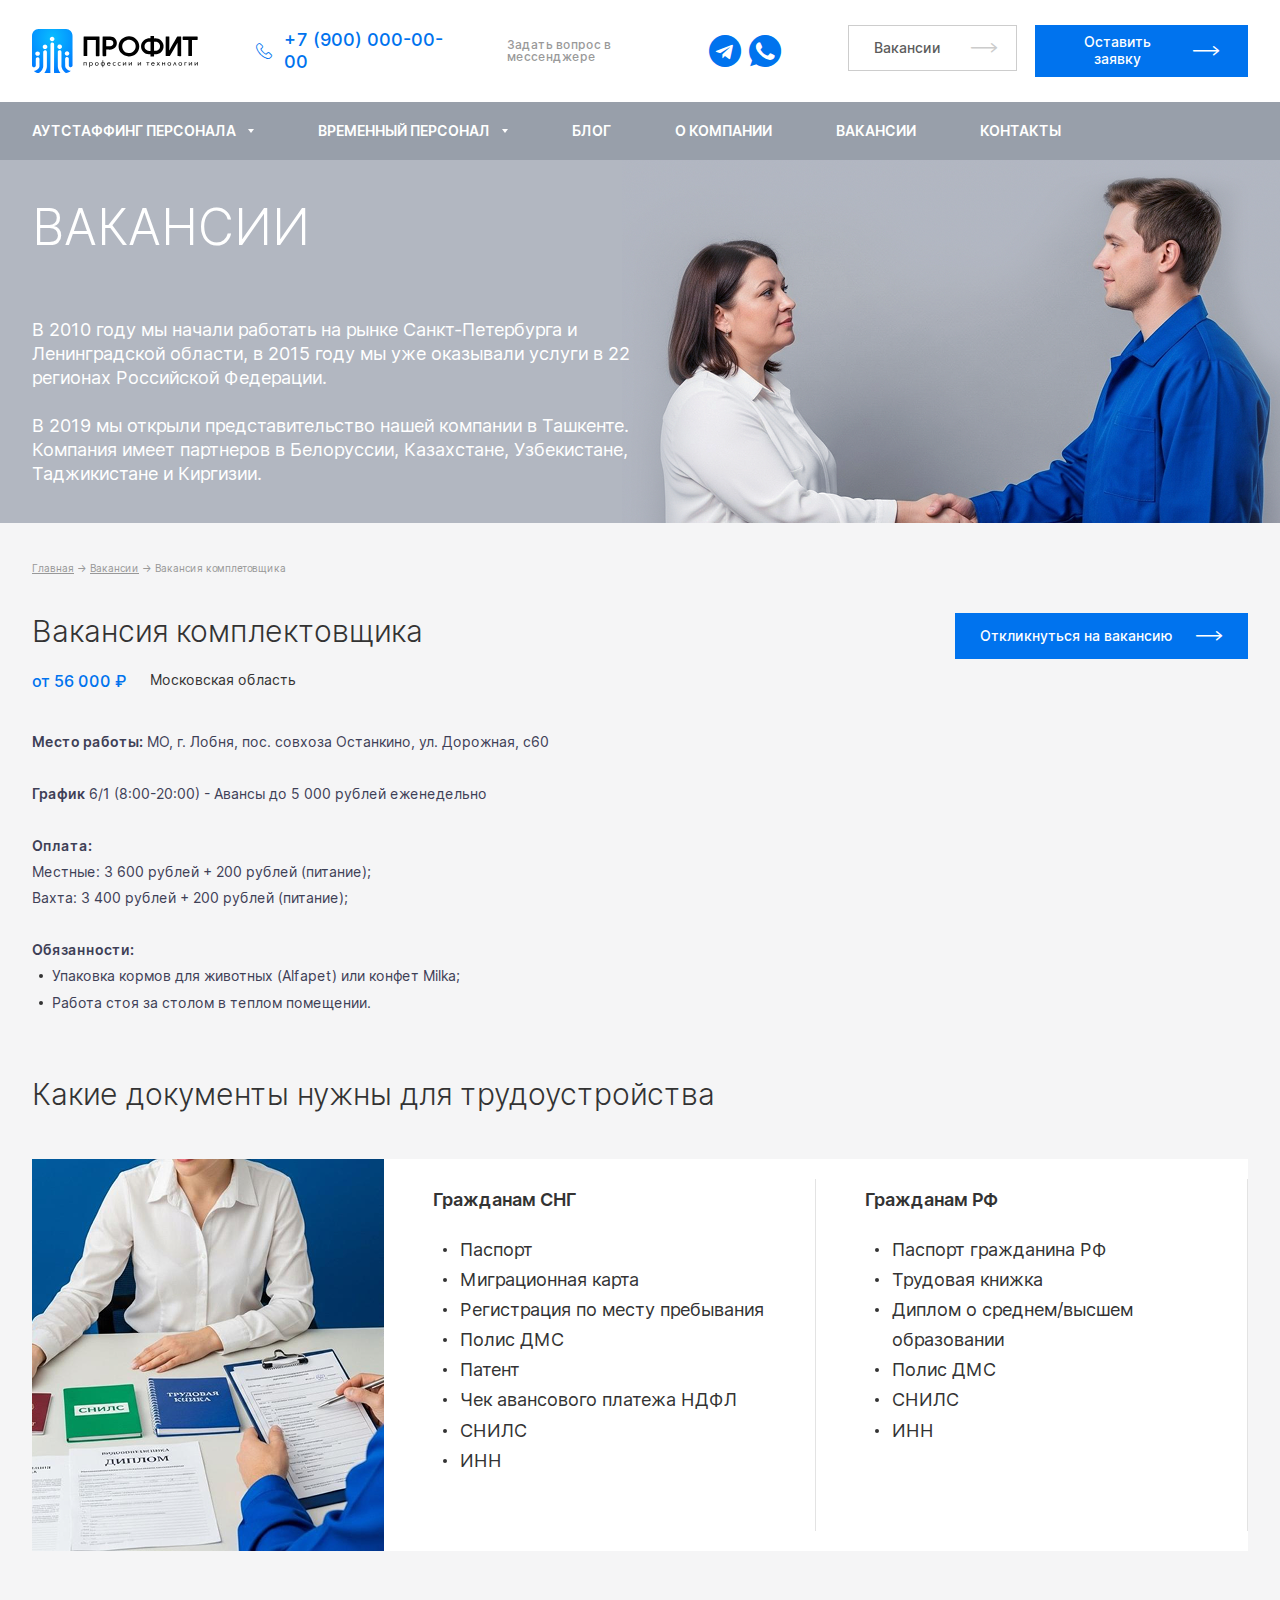
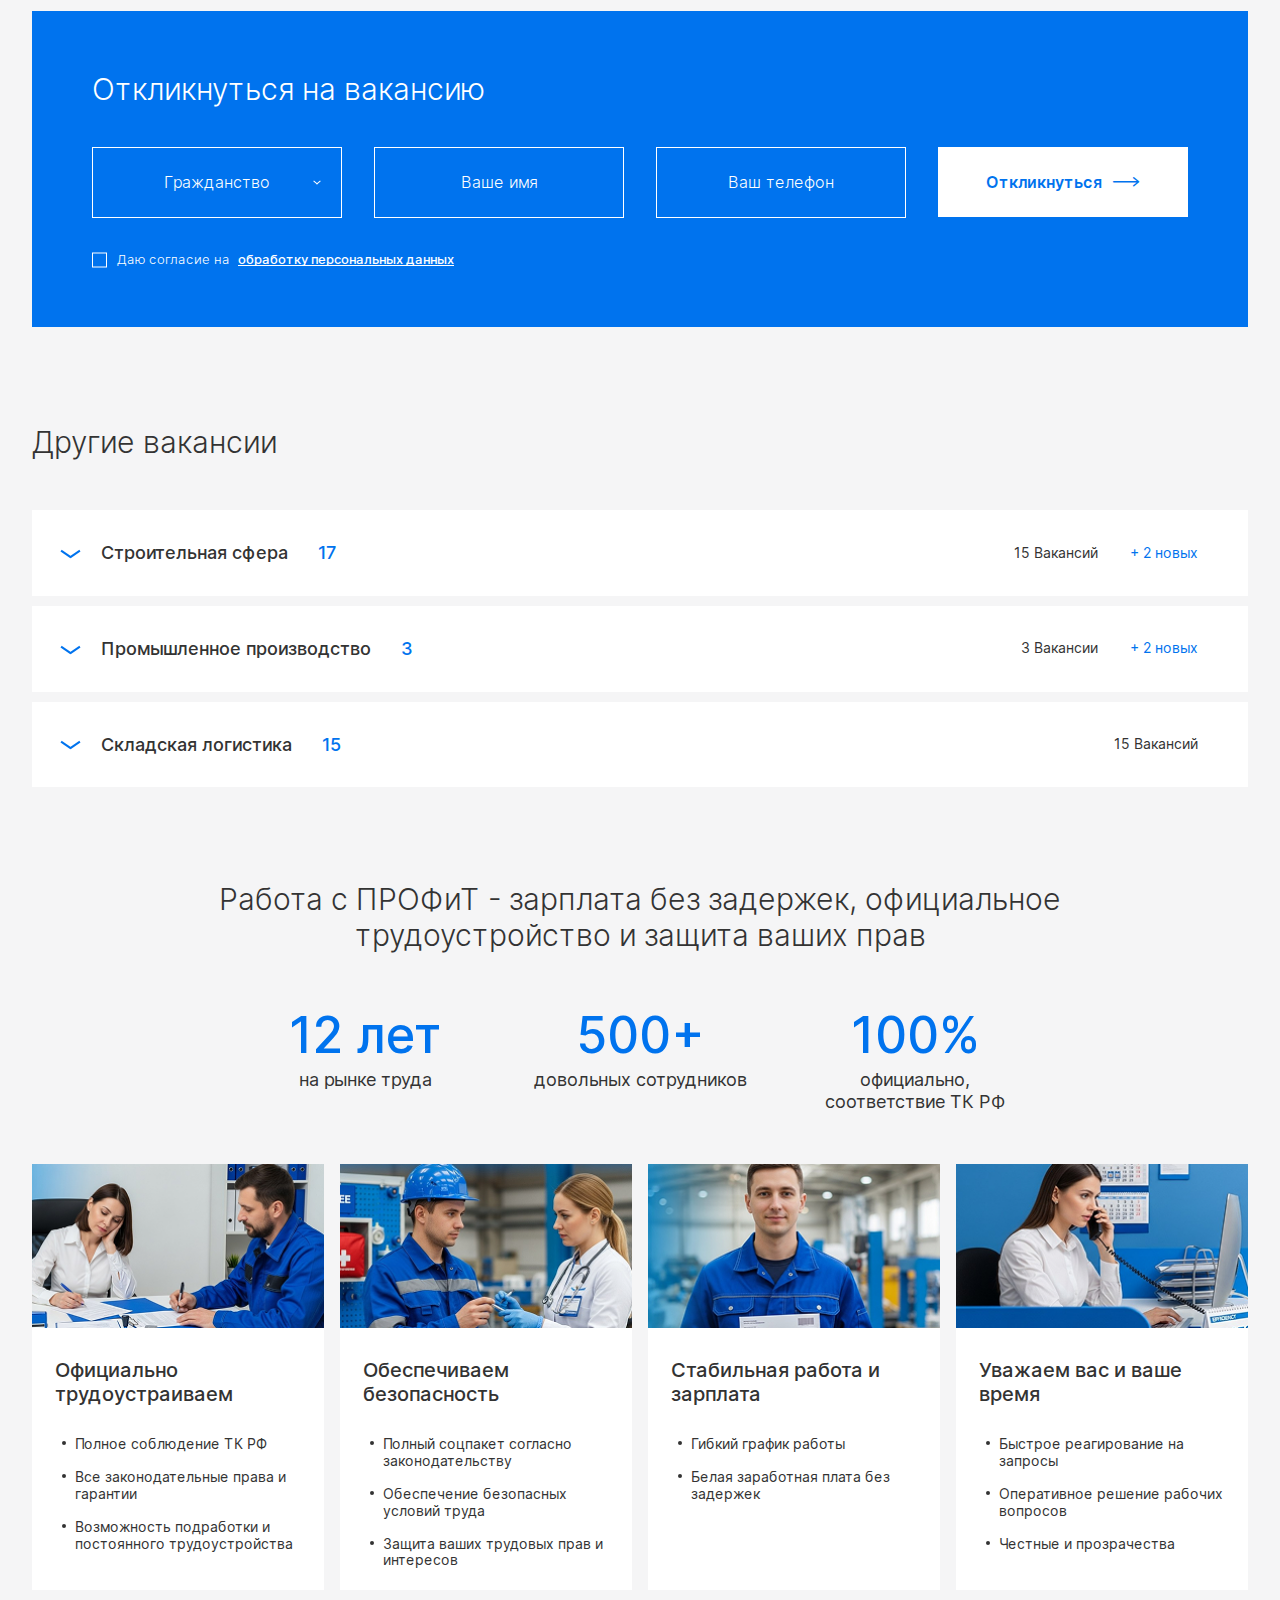
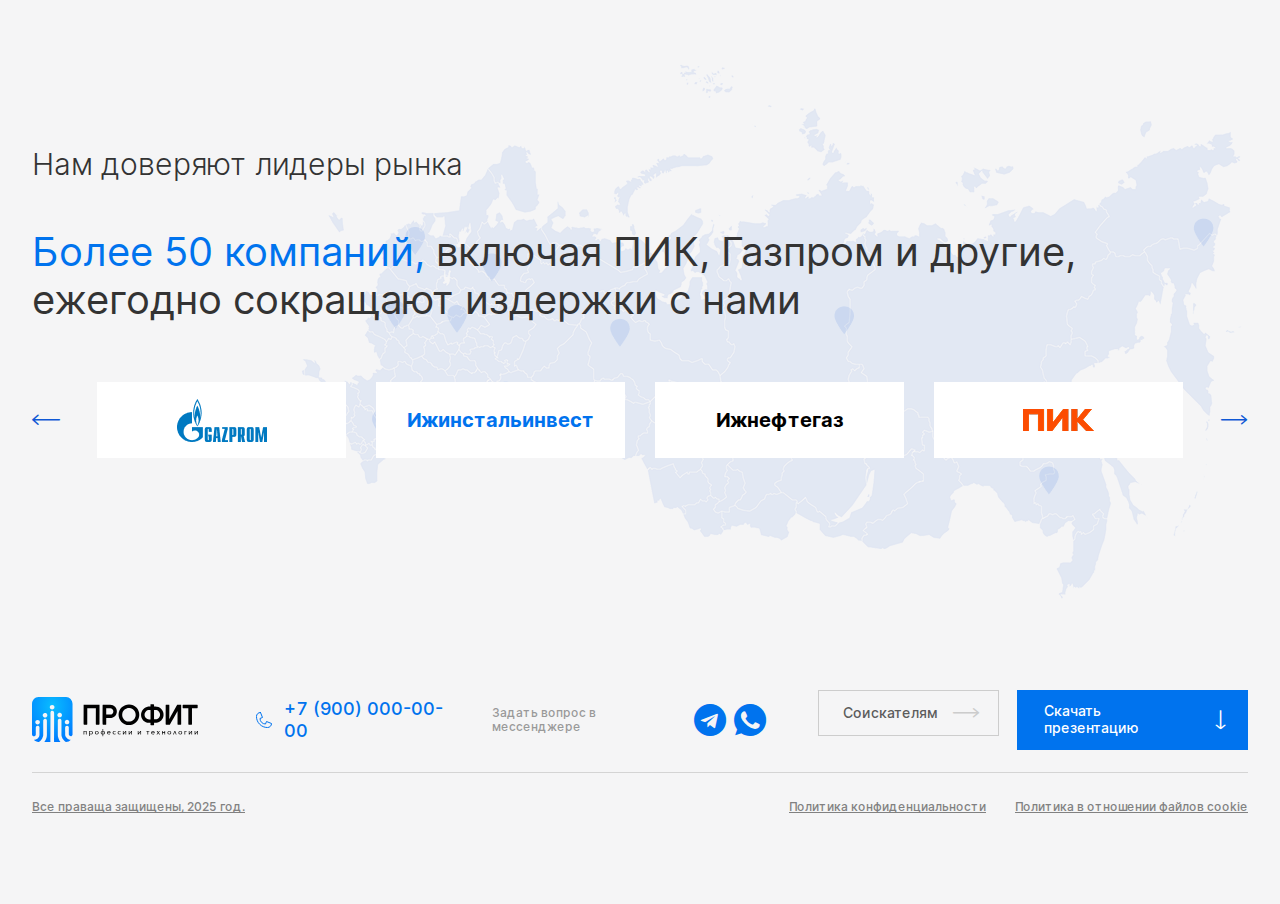
<file: vacancy.html>
<!DOCTYPE html>
<html lang="ru">
	<head>
		<title>Profit multipage</title>
		<meta name="description" content="Краткое емкое описание текста, включающее поисковые запросы пользователей. Тег <description> должен четко и ясно описывать суть содержания, лучше избегать вводных конструкций и общих фраз. Мета-тег <description> должен быть уникальным для каждой страницы сайта.">
		<meta name="keywords" content="ключевые фразы или слова через запятую (важно для SEO)"/>
		<meta charset="UTF-8"/>
		<meta name="viewport" content="width=device-width">
		<link rel="stylesheet" href="css/animate.css">
		<link rel="stylesheet" href="css/choices.min.css" type="text/css"/>
		<link rel="stylesheet" href="css/swiper-bundle.min.css"/>
		<link rel="stylesheet" href="css/slider.css">
		<link href="favicon.ico" rel="icon">
		<link href="css/style.css" rel="stylesheet" type="text/css"/>
	</head>
	<body>
		<div class="wrapper">
			<header class="header">
				<div class="header__container">
					<a href="#" class="header__logo">
						<img src="images/header/logo.svg" class="header__logo-image" alt=""/>
					</a>
					<div class="header__body">
						<div class="header__contacts">
							<a data-da=".menu__contacts, 767, first" href="tel:+7 (900) 000-00-00" class="header__phone">
								<i class="header__phone-icon _icon-header-phone"></i>
								<span class="header__phone-number">+7 (900) 000-00-00</span>
							</a>
							<div data-da=".menu__contacts, 767, last" class="header__social-media">
								<div class="header__social-media-description">Задать вопрос в мессенджере</div>
								<ul class="header__social-media-list">
									<li class="header__social-media-item"><a href="#" class="header__social-media-link _icon-telegram"></a></li>
									<li class="header__social-media-item"><a href="#" class="header__social-media-link _icon-whatsapp"></a></li>
								</ul>
							</div>
						</div>
						<div class="header__buttons">
							<a data-da=".menu__buttons, 767, first" href="#" class="header__button-first">
								<span class="header__button-first-text">Вакансии</span>
								<i class="header__button-first-icon _icon-arrow-right"></i>
							</a>
							<button data-da=".menu__buttons, 767, last" type="button" class="header__button">
								<span class="header__button-text">Оставить заявку</span>
								<i class="header__button-icon _icon-arrow-right"></i>
							</button>
						</div>

						<div class="menu__button-open-menu">
							<div class="menu__button-open-menu-text">МЕНЮ</div>
							<div class="menu__icon">
								<span></span>
							</div>
						</div>
					</div>
				</div>

				<div class="header__menu menu">
					<div class="menu__container">
						<nav class="menu__body">
							<ul class="menu__list">
								<li>
									<a href="#" class="menu__link menu__link_dropdown">аутстаффинг персонала</a>
									<span class="menu__arrow"></span>
									<ul class="menu__sub-list">
										<li>
											<a href="" class="menu__sub-link">Раздел страницы 1</a>
										</li>
										<li>
											<a href="" class="menu__sub-link">Раздел страницы 2</a>
										</li>
										<li>
											<a href="" class="menu__sub-link">Раздел страницы 3</a>
										</li>
									</ul>
								</li>
								<li>
									<a href="#" class="menu__link menu__link_dropdown">Временный персонал</a>
									<span class="menu__arrow"></span>
									<ul class="menu__sub-list">
										<li>
											<a href="" class="menu__sub-link">Раздел страницы 1</a>
										</li>
										<li>
											<a href="" class="menu__sub-link">Раздел страницы 2</a>
										</li>
										<li>
											<a href="" class="menu__sub-link">Раздел страницы 3</a>
										</li>
									</ul>
								</li>
								<li><a href="#" class="menu__link">блог</a></li>
								<li><a href="" class="menu__link">о компании</a></li>
								<li><a href="" class="menu__link">Вакансии</a></li>
								<li><a href="" class="menu__link">контакты</a></li>
							</ul>
							<div class="menu__contacts"></div>
							<div class="menu__buttons"></div>
						</nav>

						<div class="menu__mobile-form">
							<div class="menu__form-info">Персонал «под ключ»: подбор, налоги, замена и контроль — без вашего участия</div>
							<div class="menu__form-description">Оставьте контакты - перезвоним в течение 30 минут</div>
							<form action="#" method="post" class="menu__form mobile-form">
								<input id="name" type="text" name="name" class="mobile-form__input" placeholder="Ваше имя"/>
								<input id="phone" type="text" name="phone" class="mobile-form__input" placeholder="Ваш телефон"/>
								<button class="mobile-form__button">
									<span class="mobile-form__button-text">Оставить заявку</span>
									<i class="mobile-form__button-icon _icon-arrow-right"></i>
								</button>
								<div class="mobile-form__cneckbox checkbox">
									<input id="check-mobile-agreement" type="checkbox" class="checkbox__input"/>
									<label for="check-mobile-agreement" class="checkbox__label">Даю согласие на <span>обработку персональных данных</span></label>
								</div>
							</form>
						</div>
					</div>
				</div>
			</header>

			<main class="page">
				<section class="main-section-for-applicants">
					<div class="main-section-for-applicants__content">
						<div class="main-section-for-applicants__container">
							<div class="main-section-for-applicants__body">
								<h1 class="main-section-for-applicants__title">Вакансии</h1>
								<div class="main-section-for-applicants__text">
									В 2010 году мы начали работать на рынке Санкт-Петербурга и Ленинградской области, в 2015 году мы уже оказывали услуги в 22 регионах Российской Федерации. 
									<br/><br/>
									В 2019 мы открыли представительство нашей компании в Ташкенте.
									Компания имеет партнеров в Белоруссии, Казахстане, Узбекистане, Таджикистане и Киргизии.
								</div>
							</div>
						</div>
					</div>
					<div class="main-section-for-applicants__image">
						<img src="images/main-section-for-applicants/01.png" class="image" alt=""/>
					</div>
				</section>

				<nav class="breadcrumbs">
                    <ul class="breadcrumbs__list">
                        <li class="breadcrumbs__item"><a href="#" class="breadcrumbs__link">Главная</a></li>
                        <span class="breadcrumbs__separator">→</span>
                        <li class="breadcrumbs__item"><a href="#" class="breadcrumbs__link">Вакансии</a></li>
                        <span class="breadcrumbs__separator">→</span>
                        <li class="breadcrumbs__item">Вакансия комплетовщика</li>
                    </ul>
                </nav>

				<section class="section-vacancy-info">
                    <div class="section-vacancy-info__container">
                        <div class="section-vacancy-info__body">
                            <div class="section-vacancy-info__info">
                                <h2 class="section-vacancy-info__title">Вакансия комплектовщика</h2>
                                <div class="section-vacancy-info__add-info">
                                    <div class="section-vacancy-info__price">от 56 000 ₽</div>
                                    <div class="section-vacancy-info__place">Московская область</div>
                                </div>
                                <div class="section-vacancy-info__text"><span>Место работы:</span> МО, г. Лобня, пос. совхоза Останкино, ул. Дорожная, с60</div>
                                <div class="section-vacancy-info__text"><span>График</span> 6/1 (8:00-20:00) - Авансы до 5 000 рублей еженедельно</div>
                                <div class="section-vacancy-info__list-title">Оплата:</div>
                                <ul class="section-vacancy-info__list-payment">
                                    <li class="section-vacancy-info__list-payment-item">Местные: 3 600 рублей + 200 рублей (питание);</li>
                                    <li class="section-vacancy-info__list-payment-item">Вахта: 3 400 рублей + 200 рублей (питание);</li>
                                </ul>
                                <div class="section-vacancy-info__list-title">Обязанности:</div>
                                <ul class="section-vacancy-info__list">
                                    <li class="section-vacancy-info__list-item">Упаковка кормов для животных (Alfapet) или конфет Milka;</li>
                                    <li class="section-vacancy-info__list-item">Работа стоя за столом в теплом помещении.</li>
                                </ul>
                            </div>
                            <div class="section-vacancy-info__container-button">
                                <a href="#" class="section-vacancy-info__button">
                                    <span class="section-vacancy-info__button-text">Откликнуться на вакансию</span>
                                    <i class="section-vacancy-info__button-icon _icon-arrow-right"></i>
                                </a>
                            </div>
                        </div>
                    </div>
                </section>

                <section class="documents-for-employment">
					<div class="documents-for-employment__container">
						<h2 class="documents-for-employment__title">Какие документы нужны для трудоустройства</h2>

						<div class="documents-for-employment__body">
							<div class="documents-for-employment__container-image">
								<img src="images/documents-for-employment/01.png" class="documents-for-employment__image" alt="">
							</div>
							<div class="documents-for-employment__columns">
								<div class="documents-for-employment__column">
									<div class="documents-for-employment__column-title">Гражданам СНГ</div>
									<ul class="documents-for-employment__column-list">
										<li class="documents-for-employment__column-list-item">Паспорт</li>
										<li class="documents-for-employment__column-list-item">Миграционная карта</li>
										<li class="documents-for-employment__column-list-item">Регистрация по месту пребывания</li>
										<li class="documents-for-employment__column-list-item">Полис ДМС</li>
										<li class="documents-for-employment__column-list-item">Патент</li>
										<li class="documents-for-employment__column-list-item">Чек авансового платежа НДФЛ</li>
										<li class="documents-for-employment__column-list-item">СНИЛС</li>
										<li class="documents-for-employment__column-list-item">ИНН</li>
									</ul>
								</div>
								<div class="documents-for-employment__column">
									<div class="documents-for-employment__column-title">Гражданам РФ</div>
									<ul class="documents-for-employment__column-list">
										<li class="documents-for-employment__column-list-item">Паспорт гражданина РФ</li>
										<li class="documents-for-employment__column-list-item">Трудовая книжка</li>
										<li class="documents-for-employment__column-list-item">Диплом о среднем/высшем образовании</li>
										<li class="documents-for-employment__column-list-item">Полис ДМС</li>
										<li class="documents-for-employment__column-list-item">СНИЛС</li>
										<li class="documents-for-employment__column-list-item">ИНН</li>
									</ul>
								</div>
							</div>
						</div>
					</div>
				</section>

                <section class="apply-for-vacancy">
                    <div class="apply-for-vacancy__container">
                        <div class="apply-for-vacancy__body">
                            <div class="apply-for-vacancy__title">Откликнуться на вакансию</div>
                            <form action="" class="apply-for-vacancy__form">
                                <div class="apply-for-vacancy__container-inputs">
                                    <select name="citizenship" id="citizenship" class="apply-for-vacancy__select select">
                                        <option value="" disabled selected hidden>Гражданство</option>
                                        <option value="1">Опция 1</option>
                                        <option value="2">Опция 2</option>
                                        <option value="3">Опция 3</option>
                                    </select>
                                    <input type="text" name="name" class="apply-for-vacancy__input" placeholder="Ваше имя"/>
                                    <input type="text" name="phone" class="apply-for-vacancy__input" placeholder="Ваш телефон"/>
                                    <button class="apply-for-vacancy__button">
                                        <span class="apply-for-vacancy__button-text">Откликнуться</span>
                                        <i class="apply-for-vacancy__button-icon _icon-arrow-right"></i>
                                    </button>
                                </div>
                                <div class="apply-for-vacancy__cneckbox checkbox">
									<input id="check-vacancy-agreement" type="checkbox" class="checkbox__input">
									<label for="check-vacancy-agreement" class="checkbox__label">Даю согласие на <span>обработку персональных данных</span></label>
								</div>
                            </form>
                        </div>
                    </div>
                </section>

                <section class="section-vacancies">
					<div class="section-vacancies__container">
						<div class="section-vacancies__title">Другие вакансии</div>

						<div data-spollers="" data-one-spoller="" class="section-vacancies__spollers spollers-vacancies _init">
							<div class="spollers-vacancies__item">
								<button type="button" data-spoller="" class="spollers-vacancies__title">
									<div class="spollers-vacancies__title-main-info">
										<div class="spollers-vacancies__title-text">Строительная сфера</div>
										<div class="spollers-vacancies__title-number">17</div>
									</div>
									<div class="spollers-vacancies__num-vacancies">
										<div class="spollers-vacancies__num-now">15 Вакансий</div>
										<div class="spollers-vacancies__num-add">+ 2 новых</div>
									</div>
								</button>
								<div class="spollers-vacancies__body">
									<div class="spollers-vacancies__content">
										<div class="spollers-vacancies__card card-vacancie">
											<div class="card-vacancie__body">
												<h2 class="card-vacancie__title">Комплектовщики на склад интернет-магазина</h2>
												<div class="card-vacancie__add-info">
													<div class="card-vacancie__price">от 56 000 ₽</div>
													<div class="card-vacancie__place">Московская область</div>
												</div>
											</div>
											<a href="#" class="card-vacancie__button">
												<span class="card-vacancie__button-text">Смотреть вакансию</span>
												<i class="card-vacancie__button-icon _icon-arrow-right"></i>
											</a>
										</div>
									</div>
								</div>
							</div>

							<div class="spollers-vacancies__item">
								<button type="button" data-spoller="" class="spollers-vacancies__title">
									<div class="spollers-vacancies__title-main-info">
										<div class="spollers-vacancies__title-text">Промышленное производство</div>
										<div class="spollers-vacancies__title-number">3</div>
									</div>
									<div class="spollers-vacancies__num-vacancies">
										<div class="spollers-vacancies__num-now">3 Вакансии</div>
										<div class="spollers-vacancies__num-add">+ 2 новых</div>
									</div>
								</button>
								<div class="spollers-vacancies__body">
									<div class="spollers-vacancies__content">
										<div class="spollers-vacancies__card card-vacancie">
											<div class="card-vacancie__body">
												<h2 class="card-vacancie__title">Комплектовщики на склад интернет-магазина</h2>
												<div class="card-vacancie__add-info">
													<div class="card-vacancie__price">от 56 000 ₽</div>
													<div class="card-vacancie__place">Московская область</div>
												</div>
											</div>
											<a href="#" class="card-vacancie__button">
												<span class="card-vacancie__button-text">Смотреть вакансию</span>
												<i class="card-vacancie__button-icon _icon-arrow-right"></i>
											</a>
										</div>
									</div>
								</div>
							</div>

							<div class="spollers-vacancies__item">
								<button type="button" data-spoller="" class="spollers-vacancies__title">
									<div class="spollers-vacancies__title-main-info">
										<div class="spollers-vacancies__title-text">Складская логистика</div>
										<div class="spollers-vacancies__title-number">15</div>
									</div>
									<div class="spollers-vacancies__num-vacancies">
										<div class="spollers-vacancies__num-now">15 Вакансий</div>
									</div>
								</button>
								<div class="spollers-vacancies__body" hidden="">
									<div class="spollers-vacancies__content">
										<div class="spollers-vacancies__card card-vacancie">
											<div class="card-vacancie__body">
												<h2 class="card-vacancie__title">Комплектовщики на склад интернет-магазина</h2>
												<div class="card-vacancie__add-info">
													<div class="card-vacancie__price">от 56 000 ₽</div>
													<div class="card-vacancie__place">Московская область</div>
												</div>
											</div>
											<a href="#" class="card-vacancie__button">
												<span class="card-vacancie__button-text">Смотреть вакансию</span>
												<i class="card-vacancie__button-icon _icon-arrow-right"></i>
											</a>
										</div>
									</div>
								</div>
							</div>
						</div>
					</div>
				</section>

                <section class="working-with-profit">
					<div class="working-with-profit__container">
						<h2 class="working-with-profit__title">Работа с ПРОФиТ <span>- зарплата без задержек, официальное трудоустройство и защита ваших прав</span></h2>
						<ul class="working-with-profit__advantages-list">
							<li class="working-with-profit__advantages-item">
								<div class="working-with-profit__advantages-meaning">12 лет</div>
								<div class="working-with-profit__advantages-description">на рынке труда</div>
							</li>
							<li class="working-with-profit__advantages-item">
								<div class="working-with-profit__advantages-meaning">500+</div>
								<div class="working-with-profit__advantages-description">довольных сотрудников</div>
							</li>
							<li class="working-with-profit__advantages-item">
								<div class="working-with-profit__advantages-meaning">100%</div>
								<div class="working-with-profit__advantages-description">официально, соответствие ТК РФ</div>
							</li>
						</ul>
						<div class="working-with-profit__cards work-profit-cards">
							<div class="work-profit-cards__item">
								<div class="work-profit-cards__container-image">
									<img src="images/work-profit-cards/01.png" class="work-profit-cards__image" alt="">
								</div>
								<div class="work-profit-cards__body">
									<div class="work-profit-cards__title">Официально трудоустраиваем</div>
									<ul class="work-profit-cards__list">
										<li class="work-profit-cards__list-item">Полное соблюдение ТК РФ</li>
										<li class="work-profit-cards__list-item">Все законодательные права и гарантии</li>
										<li class="work-profit-cards__list-item">Возможность подработки и постоянного трудоустройства</li>
									</ul>
								</div>
							</div>
							<div class="work-profit-cards__item">
								<div class="work-profit-cards__container-image">
									<img src="images/work-profit-cards/02.png" class="work-profit-cards__image" alt="">
								</div>
								<div class="work-profit-cards__body">
									<div class="work-profit-cards__title">Обеспечиваем безопасность</div>
									<ul class="work-profit-cards__list">
										<li class="work-profit-cards__list-item">Полный соцпакет согласно законодательству</li>
										<li class="work-profit-cards__list-item">Обеспечение безопасных условий труда</li>
										<li class="work-profit-cards__list-item">Защита ваших трудовых прав и интересов</li>
									</ul>
								</div>
							</div>
							<div class="work-profit-cards__item">
								<div class="work-profit-cards__container-image">
									<img src="images/work-profit-cards/03.png" class="work-profit-cards__image" alt="">
								</div>
								<div class="work-profit-cards__body">
									<div class="work-profit-cards__title">Стабильная работа и зарплата</div>
									<ul class="work-profit-cards__list">
										<li class="work-profit-cards__list-item">Гибкий график работы</li>
										<li class="work-profit-cards__list-item">Белая заработная плата без задержек</li>
									</ul>
								</div>
							</div>
							<div class="work-profit-cards__item">
								<div class="work-profit-cards__container-image">
									<img src="images/work-profit-cards/04.png" class="work-profit-cards__image" alt="">
								</div>
								<div class="work-profit-cards__body">
									<div class="work-profit-cards__title">Уважаем вас и ваше время</div>
									<ul class="work-profit-cards__list">
										<li class="work-profit-cards__list-item">Быстрое реагирование на запросы</li>
										<li class="work-profit-cards__list-item">Оперативное решение рабочих вопросов</li>
										<li class="work-profit-cards__list-item">Честные и прозрачества</li>
									</ul>
								</div>
							</div>
						</div>
					</div>
				</section>

                <section class="section-trust-new">
					<div class="section-trust-new__container">
						<div class="section-trust-new__content">
							<h2 class="section-trust-new__title">Нам доверяют лидеры рынка</h2>
							<p class="section-trust-new__description"><span>Более 50 компаний,</span> включая ПИК, Газпром и другие, ежегодно сокращают издержки с нами</p>
							<div class="section-trust-new__container-for-image">
								<div class="section-trust-new__slider-container">
									<div class="section-trust-new__slider-button section-trust-new__slider-button_prev _icon-arrow-left"></div>
									<div class="section-trust-new__slider swiper-container">
										<div class="section-trust-new__slider-wrapper swiper-wrapper">
											<div class="section-trust-new__slider-slide swiper-slide">
												<div class="section-trust-new__slide-content">
													<img src="images/section-trust-new/01.png" class="section-trust-new__slide-image" alt=""/>
												</div>
											</div>
											<div class="section-trust-new__slider-slide swiper-slide">
												<div class="section-trust-new__slide-content">
													<div class="section-trust-new__slide-text" style="color: #0073ee;">Ижинстальинвест</div>
												</div>
											</div>
											<div class="section-trust-new__slider-slide swiper-slide">
												<div class="section-trust-new__slide-content">
													<div class="section-trust-new__slide-text" style="color: #000;">Ижнефтегаз</div>
												</div>
											</div>
											<div class="section-trust-new__slider-slide swiper-slide">
												<div class="section-trust-new__slide-content">
													<img src="images/section-trust-new/02.png" class="section-trust-new__slide-image" alt=""/>
												</div>
											</div>
											<div class="section-trust-new__slider-slide swiper-slide">
												<div class="section-trust-new__slide-content">
													<div class="section-trust-new__slide-text">Ижинстальинвест</div>
												</div>
											</div>
										</div>
									</div>
									<div class="section-trust-new__slider-button section-trust-new__slider-button_next _icon-arrow-right"></div>
								</div>
							</div>
						</div>
						<img data-da=".section-trust-new__container-for-image, 767, last" src="images/section-trust-new/map.png" class="section-trust-new__image" alt=""/>
					</div>
				</section>
			</main>

			<footer class="footer">
				<div class="footer__container">
					<div class="footer__head">
						<a href="#" class="footer__logo">
							<img src="images/footer/logo.svg" class="footer__logo-image" alt=""/>
						</a>
						<div class="footer__body">
							<div class="footer__contacts">
								<a href="tel:" class="footer__phone">
									<img src="images/footer/footer-phone.svg" class="footer__phone-icon" alt=""/>
									<span class="footer__phone-text">+7 (900) 000-00-00</span>
								</a>
								<div class="footer__social-media">
									<div class="footer__social-media-text">Задать вопрос в мессенджере</div>
									<ul class="footer__social-media-list">
										<li class="footer__social-media-item"><a href="#" class="footer__social-media-link _icon-telegram"></a></li>
										<li class="footer__social-media-item"><a href="#" class="footer__social-media-link _icon-whatsapp"></a></li>
									</ul>
								</div>
							</div>
							<div class="footer__buttons">
								<a href="#" class="footer__button-first">
									<span class="footer__button-first-text">Соискателям</span>
									<i class="footer__button-first-icon _icon-arrow-right"></i>
								</a>
								<a href="#" class="footer__button-second">
									<span class="footer__button-second-text">Скачать презентацию</span>
									<i class="footer__button-second-icon _icon-arrow-down"></i>
								</a>
							</div>
						</div>
					</div>
					<div class="footer__bottom">
						<div class="footer__bottom-copy">
							<a href="#" class="footer__bottom-copy-link">Все праваща защищены, 2025 год.</a>
						</div>
						<ul class="footer__bottom-politics">
							<li class="footer__bottom-politics-item"><a href="#" class="footer__bottom-politics-link">Политика конфиденциальности</a></li>
							<li class="footer__bottom-politics-item"><a href="#" class="footer__bottom-politics-link">Политика в отношении файлов cookie</a></li>
						</ul>
					</div>
				</div>
			</footer>
		</div>
		
		<!--Подключаем jQuery.-->
		<script src="js/jquery-3.6.0.min.js"></script>

		<!--Подключаем слайдер Swiper.-->
		<script src="js/swiper-bundle.min.js"></script>
		
		<!--Подключаем анимации wow.js-->
		<script src="js/wow.min.js"></script>
        <script src="js/wow.js"></script>

		<!--Кастомный селект-->
		<script src="js/choices.min.js"></script>

		<!--Подключаем файл скриптов.-->
		<script src="js/script.js"></script>
	</body>
</html>
</file>
<file: css/slider.css>
/*section-trust-new__slider style start*/
.section-trust-new__slider-container {
    position: relative;
    display: flex;
    align-items: center;
    column-gap: 37px;
    z-index: 2;
}
@media (max-width:767px) {
    .section-trust-new__slider-container {
        column-gap: 12px;
        position: absolute;
        top: 50%;
        left: 0;
        width: 100%;
        transform: translateY(-50%);
    }
}

.section-trust-new__slider {
    flex: 1 1 auto;
    overflow: hidden;
    position: relative;
}

.section-trust-new__slider-wrapper {
    align-items: stretch;
}

.section-trust-new__slider-slide {
    height: auto;
    display: flex;
    align-items: stretch;
    justify-content: flex-start;
}

.section-trust-new__slide-content {
    flex: 1 1 100%;
    background-color: #fff;

    display: flex;
    align-items: center;
    justify-content: center;
    padding: 16.5px 15px;
}

.section-trust-new__slide-image {
    max-width: 100%;
}

.section-trust-new__slide-text {
    font-family: "Inter", sans-serif;
    font-weight: 700;
    font-size: 20px;
    text-align: center;
}
/* @media (max-width:1280px) {
	.section-trust-new__slide-text {
		font-size: calc(18px + (20 - 18) * ((100vw - 360px) / (1280 - 360)));
	}
}
@media (max-width:360px) {
	.section-trust-new__slide-text {
		font-size: 18px;
	}
} */

.section-trust-new__slider-button {
    font-size: 28px;
    color: #0F58D5;
    cursor: pointer;
    transition: color 0.3s ease 0s;
}
.section-trust-new__slider-button:hover {
    color: #639fff;
}
.section-trust-new__slider-button.swiper-button-disabled {
    cursor: default;
}
.section-trust-new__slider-button.swiper-button-disabled:hover {
    color: #0F58D5;
}
@media (max-width:767px) {
    .section-trust-new__slider-button {
        font-size: 20px;
    }
}

.section-trust-new__slider-button_prev {

}

.section-trust-new__slider-button_next {

}
/*section-trust-new__slider style end*/








/*slider-examples style start*/
.section-examples__slider {

}

.examples-slider {
    position: relative;
    overflow: hidden;
}

.examples-slider__wrapper {

}

.examples-slider__slide {
    background-color: #fff;
}

.examples-slider__content {

}

/*Стили булитов*/
.examples-slider__pagination {

}

.examples-slider .swiper-pagination {
	bottom: 0px;
    position: relative;
    top: 0;
    left: 0;
    bottom: 0;
    max-width: 600px;
    margin-top: 20px;
}
@media (max-width:1280px) {
    .examples-slider .swiper-pagination {
        max-width: calc(377px + (600 - 377) * ((100vw - 767px) / (1280 - 767)));
    }
}
@media (max-width:767px) {
    .examples-slider .swiper-pagination {
        max-width: 100%;
    }
}

.examples-slider .swiper-pagination-bullet {
	width: 12px;
	height: 12px;
	background-color: #9ba0af;
}
.examples-slider .swiper-pagination-bullet.swiper-pagination-bullet-active {
    background-color: #0F58D5;
}
/*slider-examples style start*/

/*slider-examples slide content style start*/
.example {
    display: flex;
    align-items: stretch;
    justify-content: flex-start;
}
@media (max-width:767px) {
    .example {
        flex-wrap: wrap;
    }
}

.example__container-image {
    flex: 0 0 600px;
    position: relative;
    min-height: 460px;
}
@media (max-width:1280px) {
    .example__container-image {
        flex: 0 0 calc(377px + (600 - 377) * ((100vw - 767px) / (1280 - 767)));
    }
}
@media (max-width:767px) {
    .example__container-image {
        flex: 1 1 100%;
        min-height: calc(220px + (460 - 220) * ((100vw - 360px) / (767 - 360)));
    }
}

.example__image {
    position: absolute;
    top: 0;
    left: 0;
    width: 100%;
    height: 100%;
    object-fit: cover;
}

.example__body {
    flex: 1 1 auto;
    padding: 40px 35px 35px 35px;
}
@media (max-width:1280px) {
    .example__body {
        padding: calc(20px + (40 - 20) * ((100vw - 360px) / (1280 - 360))) calc(20px + (35 - 20) * ((100vw - 360px) / (1280 - 360))) calc(20px + (35 - 20) * ((100vw - 360px) / (1280 - 360))) calc(20px + (35 - 20) * ((100vw - 360px) / (1280 - 360)));
    }
}
@media (max-width:360px) {
    .example__body {
        padding: 20px 20px 20px 20px;
    }
}

.example__content {
    max-width: 544px;
}

.example__title {
    font-family: "Inter", sans-serif;
    font-weight: 500;
    font-size: 25px;
    color: #333;
    line-height: 120%;
    margin: 0px 0px 32px 0px;
}
@media (max-width:1280px) {
    .example__title {
        font-size: calc(20px + (25 - 20) * ((100vw - 360px) / (1280 - 360)));
        margin: 0px 0px calc(20px + (32 - 20) * ((100vw - 360px) / (1280 - 360))) 0px;
    }
}
@media (max-width:360px) {
    .example__title {
        font-size: 20px;
        margin: 0px 0px 20px 0px;
    }
}

.example__list {

}

.example__item {
    margin: 0px 0px 28px 0px;
}
.example__item:last-child {
    margin: 0px 0px 0px 0px;
}
@media (max-width:1280px) {
    .example__item {
        margin: 0px 0px calc(20px + (28 - 20) * ((100vw - 360px) / (1280 - 360))) 0px;
    }
}
@media (max-width:360px) {
    .example__item {
        margin: 0px 0px 20px 0px;
    }
}

.example__item-head {
    display: flex;
    align-items: center;
    justify-content: flex-start;
    column-gap: 12px;
    margin: 0px 0px 9px 0px;
}

.example__item-container-image {
    flex: 0 0 20px;
}

.example__item-image {
    width: 100%;
}

.example__item-title {
    font-family: "Inter", sans-serif;
    font-weight: 500;
    font-size: 16px;
    color: #0073ee;
    line-height: 120%;
}

.example__item-description {
    font-family: "Inter", sans-serif;
    font-weight: 400;
    font-size: 14px;
    color: #333;
    line-height: 120%;
    margin: 0px 0px 0px 32px;
}

.example__item-list-results {

}

.example__item-list-results-item {
    display: flex;
    align-items: center;
    justify-content: flex-start;
    column-gap: 10px;
    margin: 0px 0px 9px 0px;
}

.example__item-list-results-icon {
    flex: 0 0 20px;
    height: 20px;
    display: flex;
    align-items: center;
    justify-content: center;
    color: #0F58D5;
    font-size: 10px;
    line-height: 120%;
}

.example__item-list-results-text {
    font-family: "Inter", sans-serif;
    font-weight: 400;
    font-size: 14px;
    color: #333;
    line-height: 120%;
}
/*slider-examples slide content style end*/




/*gratitude-slider style start*/
.section-gratitude__slider {

}

.gratitude-slider {
    position: relative;
    overflow: hidden;
    margin: 0px 0px 32px 0px;
}

.gratitude-slider__wrapper {

}

.gratitude-slider__slide {

}

/*arrows*/
.gratitude-slider__container-arrows {
    width: 100%;
    max-width: 152px;
    display: flex;
    align-items: center;
    justify-content: space-between;
}
@media (max-width:767px) {
    .gratitude-slider__container-arrows {
        max-width: 164px;
    }
}

.gratitude-slider__arrow {
    font-size: 28px;
    color: #0F58D5;
    cursor: pointer;
    padding: 10px 22px;
    background: #dbe3f7;
}
.gratitude-slider__arrow .swiper-button-disabled {
    cursor: default;
}

.gratitude-slider__arrow_prev {
    left: -60px;
}

.gratitude-slider__arrow_next {
    right: -60px;
}

/*slider content*/
.gratitude-slider__container-image {
    margin-bottom: 32px;
}
@media (max-width:1280px) {
	.gratitude-slider__container-image {
		margin-bottom: calc(20px + (32 - 20) * ((100vw - 360px) / (1280 - 360)));
	}
}
@media (max-width:360px) {
    .gratitude-slider__container-image {
        margin-bottom: 20px;
    }
}

.gratitude-slider__image {
    width: 100%;
}

.gratitude-slider__name {
    font-family: "Inter", sans-serif;
    font-weight: 500;
    font-size: 20px;
    color: #333;
    line-height: 120%;
}
@media (max-width:767px) {
    .gratitude-slider__name {
        text-align: center;
        font-size: 18px;
    }
}





/*article__slider style start*/
.article__slider {
    overflow: hidden;
	position: relative;
    margin: 0px 0px 79px 0px;
}

.article__slider-wrapper {

}

.article__slider-slide {

}

.article__slider-container-image {
    position: relative;
    padding-top: 49.7%;
}

.article__slider-image {
    position: absolute;
	top: 0;
	left: 0;
	width: 100%;
	height: 100%;
	object-fit: cover;
}

@media (max-width:479px) {
    .article__slider-container-buttons {
        display: flex;
        align-items: center;
        justify-content: space-between;

        max-width: 164px;
        margin: 20px 0px 0px 0px;
    }
}

.article__slider-button {
    position: absolute;
    top: 50%;
    transform: translateY(-50%);
    z-index: 10;
    font-size: 39px;
    color: #fff;
    cursor: pointer;
    transition: color 0.3s ease 0s;
}
@media (any-hover: hover) {
    .article__slider-button:hover {
        color: #0073EE;
    }
    .article__slider-button.swiper-button-disabled:hover {
        color: #fff;
    }
}
@media (max-width:1280px) {
    .article__slider-button {
        font-size: calc(28px + (39 - 28) * ((100vw - 360px) / (1280 - 360)));
    }
}
@media (max-width:479px) {
    .article__slider-button {
        position: static;
        padding: 9.5px 22.5px;
        background-color: #dbe3f7;
        font-size: 28px;
        color: #0073EE;
        transform: translateY(0px);
    }
}
@media (max-width:360px) {
    .article__slider-button {
        font-size: 28px;
    }
}

.article__slider-button_prev {
    left: 45px;
}

.article__slider-button_next {
    right: 45px;
}
@media (max-width:1280px) {
    .article__slider-button_prev {
        left: calc(10px + (45 - 10) * ((100vw - 360px) / (1280 - 360)));
    }

	.article__slider-button_next {
		right: calc(10px + (45 - 10) * ((100vw - 360px) / (1280 - 360)));
	}
}
@media (max-width:360px) {
    .article__slider-button_prev {
        left: 10px;
    }

	.article__slider-button_next {
		right: 10px;
	}
}

.article__slider-pagination {

}
.article__slider .swiper-pagination-bullet {
    width: 6px;
    height: 6px;
    background: #D9D9D9;
    opacity: 1;
}
.article__slider .swiper-pagination-bullet-active {
    background: #0073EE;
}
.article__slider .swiper-horizontal>.swiper-pagination-bullets, .swiper-pagination-bullets.swiper-pagination-horizontal, .swiper-pagination-custom, .swiper-pagination-fraction {
    bottom: 22px;
}
@media (max-width:1280px) {
    .article__slider .swiper-horizontal>.swiper-pagination-bullets, .swiper-pagination-bullets.swiper-pagination-horizontal, .swiper-pagination-custom, .swiper-pagination-fraction {
        bottom: calc(10px + (22 - 10) * ((100vw - 360px) / (1280 - 360)));
    }
}
@media (max-width:479px) {
    .article__slider .swiper-horizontal>.swiper-pagination-bullets, .swiper-pagination-bullets.swiper-pagination-horizontal, .swiper-pagination-custom, .swiper-pagination-fraction {
        bottom: 77px;
    }
}
</file>
<file: css/style.css>
/*Подключаем шрифты*/
/*&display=swap&subset=cyrillic-ext*/
@font-face {
    font-family: 'Inter';
    src: url('../fonts/Inter-ExtraLight/Inter-ExtraLight.eot');
    src: url('../fonts/Inter-ExtraLight/Inter-ExtraLight.eot?#iefix') format('embedded-opentype'),
        url('../fonts/Inter-ExtraLight/Inter-ExtraLight.woff2') format('woff2'),
        url('../fonts/Inter-ExtraLight/Inter-ExtraLight.woff') format('woff'),
        url('../fonts/Inter-ExtraLight/Inter-ExtraLight.ttf') format('truetype'),
        url('../fonts/Inter-ExtraLight/Inter-ExtraLight.svg#Inter-ExtraLight') format('svg');
    font-weight: 200;
    font-style: normal;
    font-display: swap;
}

@font-face {
    font-family: 'Inter';
    src: url('../fonts/Inter-Light/Inter-Light.eot');
    src: url('../fonts/Inter-Light/Inter-Light.eot?#iefix') format('embedded-opentype'),
        url('../fonts/Inter-Light/Inter-Light.woff2') format('woff2'),
        url('../fonts/Inter-Light/Inter-Light.woff') format('woff'),
        url('../fonts/Inter-Light/Inter-Light.ttf') format('truetype'),
        url('../fonts/Inter-Light/Inter-Light.svg#Inter-Light') format('svg');
    font-weight: 300;
    font-style: normal;
    font-display: swap;
}

@font-face {
    font-family: 'Inter';
    src: url('../fonts/Inter-Medium/Inter-Medium.eot');
    src: url('../fonts/Inter-Medium/Inter-Medium.eot?#iefix') format('embedded-opentype'),
        url('../fonts/Inter-Medium/Inter-Medium.woff2') format('woff2'),
        url('../fonts/Inter-Medium/Inter-Medium.woff') format('woff'),
        url('../fonts/Inter-Medium/Inter-Medium.ttf') format('truetype'),
        url('../fonts/Inter-Medium/Inter-Medium.svg#Inter-Medium') format('svg');
    font-weight: 500;
    font-style: normal;
    font-display: swap;
}

@font-face {
    font-family: 'Inter';
    src: url('../fonts/Inter-Regular/Inter-Regular.eot');
    src: url('../fonts/Inter-Regular/Inter-Regular.eot?#iefix') format('embedded-opentype'),
        url('../fonts/Inter-Regular/Inter-Regular.woff2') format('woff2'),
        url('../fonts/Inter-Regular/Inter-Regular.woff') format('woff'),
        url('../fonts/Inter-Regular/Inter-Regular.ttf') format('truetype'),
        url('../fonts/Inter-Regular/Inter-Regular.svg#Inter-Regular') format('svg');
    font-weight: 400;
    font-style: normal;
    font-display: swap;
}

@font-face {
    font-family: 'Inter';
    src: url('../fonts/Inter-SemiBold/Inter-SemiBold.eot');
    src: url('../fonts/Inter-SemiBold/Inter-SemiBold.eot?#iefix') format('embedded-opentype'),
        url('../fonts/Inter-SemiBold/Inter-SemiBold.woff2') format('woff2'),
        url('../fonts/Inter-SemiBold/Inter-SemiBold.woff') format('woff'),
        url('../fonts/Inter-SemiBold/Inter-SemiBold.ttf') format('truetype'),
        url('../fonts/Inter-SemiBold/Inter-SemiBold.svg#Inter-SemiBold') format('svg');
    font-weight: 600;
    font-style: normal;
    font-display: swap;
}

@font-face {
    font-family: 'Inter';
    src: url('../fonts/Inter-Bold/Inter-Bold.eot');
    src: url('../fonts/Inter-Bold/Inter-Bold.eot?#iefix') format('embedded-opentype'),
        url('../fonts/Inter-Bold/Inter-Bold.woff2') format('woff2'),
        url('../fonts/Inter-Bold/Inter-Bold.woff') format('woff'),
        url('../fonts/Inter-Bold/Inter-Bold.ttf') format('truetype'),
        url('../fonts/Inter-Bold/Inter-Bold.svg#Inter-Bold') format('svg');
    font-weight: 700;
    font-style: normal;
    font-display: swap;
}

@font-face {
    font-family: 'Jost';
    src: url('../fonts/Jost-Regular/Jost-Regular.eot');
    src: url('../fonts/Jost-Regular/Jost-Regular.eot?#iefix') format('embedded-opentype'),
        url('../fonts/Jost-Regular/Jost-Regular.woff2') format('woff2'),
        url('../fonts/Jost-Regular/Jost-Regular.woff') format('woff'),
        url('../fonts/Jost-Regular/Jost-Regular.ttf') format('truetype'),
        url('../fonts/Jost-Regular/Jost-Regular.svg#Jost-Regular') format('svg');
    font-weight: 400;
    font-style: normal;
    font-display: swap;
}

@font-face {
  font-family: 'icomoon';
  src:  url('../fonts/icomoon/icomoon.eot?jdfem2');
  src:  url('../fonts/icomoon/icomoon.eot?jdfem2#iefix') format('embedded-opentype'),
    url('../fonts/icomoon/icomoon.ttf?jdfem2') format('truetype'),
    url('../fonts/icomoon/icomoon.woff?jdfem2') format('woff'),
    url('../fonts/icomoon/icomoon.svg?jdfem2#icomoon') format('svg');
  font-weight: normal;
  font-style: normal;
  font-display: block;
}

[class^="_icon-"], [class*=" _icon-"] {
  /* use !important to prevent issues with browser extensions that change fonts */
  font-family: 'icomoon' !important;
  speak: never;
  font-style: normal;
  font-weight: normal;
  font-variant: normal;
  text-transform: none;
  line-height: 1;

  /* Better Font Rendering =========== */
  -webkit-font-smoothing: antialiased;
  -moz-osx-font-smoothing: grayscale;
}

._icon-arrow-down:before {
  content: "\e900";
}
._icon-arrow-left:before {
  content: "\e901";
}
._icon-arrow-right:before {
  content: "\e902";
}
._icon-arrow-small-next:before {
  content: "\e903";
}
._icon-arrow-small-prev:before {
  content: "\e904";
}
._icon-check:before {
  content: "\e905";
}
._icon-check-two:before {
  content: "\e906";
}
._icon-close:before {
  content: "\e907";
}
._icon-header-phone:before {
  content: "\e909";
}
._icon-main-arrow:before {
  content: "\e90a";
}
._icon-telegram:before {
  content: "\e90b";
}
._icon-whatsapp:before {
  content: "\e90c";
}

/*Обнуляющие стили start*/
*{
	margin: 0;
	padding: 0;
	border: 0;
}
*,*:before,*:after {
	-moz-box-sizing: border-box;
	-webkit-box-sizing: border-box;
	box-sizing: border-box;
}
:focus,:active{outline: none;}
a:focus,a:active{outline: none;}

nav,footer,header,aside {display: block;}

html,body {
	height: 100%;
	width: 100%;
	font-size: 100%;
	line-height: 1;
	font-size: 16px;
	-ms-text-size-abjust: 100%;
	-moz-text-size-abjust: 100%;
	-webkit-text-size-abjust: 100%;
}
input,button,textarea {font-family: inherit;}

input::-ms-clear {display: none;}
button{cursor: pointer;}
button::-moz-focus-inner{padding: 0; border: 0;}
a, a:visited{text-decoration: none;}
a:hover {text-decoration: none;}
ul li {list-style: none;}
img{vertical-align: top;}

h1, h2, h3, h4, h5, h6{font-size: inherit;font-weight: 400;}
/*Обнуляющие стили end*/

body {
	font-family: 'Inter', sans-serif;
	font-weight: 400;
	background-color: #F5F5F6;
	color: #000;
}

a {
	color: #000;
}

.page {
	min-height: 500px;
}

.limited-container {
	width: 100%;
	max-width: 1364px;
	padding: 0px 32px;
	margin: 0 auto;
}

/*checkbox style start*/
.checkbox {
	position: relative;
}

.checkbox__input {
	display: none;
}

.checkbox__input:checked + .checkbox__label::before {
	background: url("../images/checkbox/checkbox-icon.svg") center center / 12px 12px no-repeat;
	border: 1px solid #0f58d5;
}

.checkbox__label {
	display: inline-block;
	position: relative;
	cursor: pointer;

	font-family: "Inter", sans-serif;
	font-weight: 300;
	font-size: 13px;
	color: #fff;
	line-height: 120%;
	padding-left: 25px;
}
.checkbox__label span {
	font-weight: 500;
	text-decoration: underline;
	text-decoration-skip-ink: none;
	line-height: 120%;
	margin: 0px 0px 0px 4px;
}

.checkbox__label::before {
	content: "";
	display: block;
	width: 15px;
	height: 15px;
	border: 1px solid #fff;
	font-size: 12px;
	position: absolute;
	top: 50%;
	transform: translateY(-50%);
	left: 0;
	z-index: 1;
}
/*checkbox style end*/

/*menu*/
.header {
	position: relative;
	top: 0;
	left: 0;
	width: 100%;
	z-index: 10;
	background-color: #fff;
}

.header__container {
	max-width: 1364px;
	margin: 0 auto;
	padding: 12px 32px;
	min-height: 102px;

	display: flex;
	align-items: center;
	justify-content: flex-start;
	column-gap: 58px;
}
@media (max-width:1280px) {
	.header__container {
		column-gap: calc(23px + (58 - 23) * ((100vw - 1100px) / (1280 - 1100)));
		padding: 12px calc(20px + (32 - 20) * ((100vw - 767px) / (1280 - 767)));
	}
}
@media (max-width:1100px) {
	.header__container {
		column-gap: 23px;
	}
}
@media (max-width:767px) {
	.header__container {
		padding: 12px 20px;
		min-height: 77px;
	}
}

.header__logo {
	flex: 0 1 166px;
	position: relative;
	z-index: 5;
}
@media (max-width:1280px) {
	.header__logo {
		flex: 0 1 calc(130px + (166 - 130) * ((100vw - 360px) / (1280 - 360)));
	}
}
@media (max-width:360px) {
	.header__logo {
		flex: 0 1 130px;
	}
}

.header__logo-image {
	width: 100%;
}

.header__body {
	flex: 1 1 auto;
	display: flex;
	align-items: center;
	justify-content: space-between;
	column-gap: 58px;
}
@media (max-width:1280px) {
	.header__body {
		column-gap: calc(23px + (58 - 23) * ((100vw - 1100px) / (1280 - 1100)));
	}
}
@media (max-width:1100px) {
	.header__body {
		column-gap: 23px;
	}
}

.header__contacts {
	flex: 0 1 525px;
	display: flex;
	align-items: center;
	justify-content: flex-start;
	column-gap: 45px;
	row-gap: 10px;
}
@media (max-width:1280px) {
	.header__contacts {
		column-gap: calc(23px + (45 - 23) * ((100vw - 1100px) / (1280 - 1100)));
	}
}
@media (max-width:1100px) {
	.header__contacts {
		column-gap: 23px;
	}
}
@media (max-width:1070px) {
	.header__contacts {
		flex-wrap: wrap;
	}
}
@media (max-width:991px) {
	.header__contacts {
		column-gap: 8px;
		row-gap: 8px;
	}
}
@media (max-width:767px) {
	.header__contacts {
		flex: 0 0 0px;
	}
}

.header__phone {
	flex: 0 0 206px;
	display: flex;
	align-items: center;
	justify-content: flex-start;
	column-gap: 12px;
}
@media (max-width:991px) {
	.header__phone {
		flex: 0 0 32px;
		height: 32px;
		border: 1px solid #0073ee;
		justify-content: center;
		border-radius: 50%;
	}
}
@media (max-width:767px) {
	.header__phone {
		flex: 0 1 auto;
		height: auto;
		border: 0px solid #0073ee;
		border-radius: 0px;
		justify-content: flex-end;
	}
}

.header__phone-icon {
	font-size: 16px;
	color: #0073EE;
	transition: color 0.3s ease 0s;
}
.header__phone:hover .header__phone-icon {
	color: #639fff;
}
@media (max-width:767px) {
	.header__phone-icon {
		color: #333;
	}
}

.header__phone-number {
	font-family: "Inter", sans-serif;
	font-weight: 500;
	font-size: 18px;
	color: #0073ee;
	line-height: 120%;
	transition: color 0.3s ease 0s;
}
.header__phone:hover .header__phone-number {
	color: #639fff;
}
@media (max-width:991px) {
	.header__phone-number {
		display: none;
	}
}
@media (max-width:767px) {
	.header__phone-number {
		display: block;
		color: #333;
	}
}

.header__social-media {
	display: flex;
	align-items: center;
	justify-content: flex-start;
	column-gap: 18px;
}
@media (max-width:767px) {
	.header__social-media {
		justify-content: flex-end;
	}
}

.header__social-media-description {
	font-family: "Inter", sans-serif;
	font-weight: 500;
	font-size: 12px;
	color: #999;
}
@media (max-width:1070px) {
	.header__social-media-description {
		display: none;
	}
}
@media (max-width:767px) {
	.header__social-media-description {
		display: block;
		color: #333;
        order: 2;
        text-align: right;
		font-size: 16px;
		flex: 0 1 124px;
	}
}

.header__social-media-list {
	flex: 0 0 72px;
	display: flex;
	align-items: center;
	justify-content: flex-start;
	flex-wrap: wrap;
	gap: 8px;
}
@media (max-width:991px) {
	.header__social-media-list {
		flex: 0 1 72px;
	}
}
@media (max-width:767px) {
	.header__social-media-list {
		flex: 0 1 88px;
		order: 1;
	}
}

.header__social-media-item {
	flex: 0 0 32px;
	height: 32px;
}
@media (max-width:767px) {
	.header__social-media-item {
		flex: 0 0 40px;
		height: 40px;
	}
}

.header__social-media-link {
	font-size: 32px;
	color: #0073EE;
	transition: color 0.3s ease 0s;
}
.header__social-media-link:hover {
	color: #639fff;
}
@media (max-width:767px) {
	.header__social-media-link {
		font-size: 40px;
		color: #333;
	}
}

.header__buttons {
	flex: 0 0 400px;
	display: flex;
	align-items: flex-start;
	justify-content: flex-end;
	column-gap: 18px;
}
@media (max-width:767px) {
	.header__buttons {
		flex: 0 0 0px;
	}
}

.header__button-first {
	border: 1px solid #cdcdcd;
	background-color: #fff;
	padding: 8px 18px 8px 25px;

	display: flex;
	align-items: center;
	justify-content: center;
	column-gap: 29px;
	transition: all 0.3s ease 0s;
}
.header__button-first:hover {
	background-color: #639fff;
	border: 1px solid #639fff;
}
@media (max-width:767px) {
	.header__button-first {
		width: 100%;
	}
}

.header__button-first-text {
	font-family: "Inter", sans-serif;
	font-weight: 500;
	font-size: 14px;
	color: #5c5c5c;
	line-height: 120%;
	transition: color 0.3s ease 0s;
}
.header__button-first:hover .header__button-first-text {
	color: #fff;
}

.header__button-first-icon {
	font-size: 28px;
	color: #CCCCCC;
	transition: color 0.3s ease 0s;
}
.header__button-first:hover .header__button-first-icon {
	color: #fff;
}

.header__button {
	background-color: #0073ee;
	padding: 9px 28px 9px 25px;
	
	display: flex;
	align-items: center;
	justify-content: center;
	column-gap: 17px;
	transition: background-color 0.3s ease 0s;
}
.header__button:hover {
	background-color: #639fff;
}
@media (max-width:767px) {
	.header__button {
		width: 100%;
	}
}

.header__button-text {
	font-family: "Inter", sans-serif;
	font-weight: 500;
	font-size: 14px;
	color: #fff;
	line-height: 120%;
}

.header__button-icon {
	font-size: 28px;
	color: #fff;
}

.header__menu {

}

.menu {
	background-color: #989FAA;
}

.menu__container {
	width: 100%;
	max-width: 1364px;
	padding: 0px 0px;
	margin: 0 auto;
}

.menu__button-open-menu {
	display: none;
}

.menu__icon {
	
}

.menu__body {
	flex: 1 1 auto;
}

.menu__list {

}

.menu__list > li {
	position: relative;
	display: flex;
	align-items: center;
	justify-content: center;
	transition: background-color 0.3s ease 0s;
}

.menu__link {
	font-family: "Inter", sans-serif;
	font-weight: 600;
	font-size: 14px;
	text-transform: uppercase;
	color: #fff;
	padding: 22px 0px;
	transition: color 0.3s ease 0s;
}

.menu__sub-list {
	position: absolute;
	top: 100%;
	left: 0px;
	background-color: #A9ACB1;
	padding: 15px;
	/* min-width: 200px; */
	width: 100%;
	z-index: 1;
}
.menu__sub-list li {
	margin: 0px 0px 10px 0px;
}
.menu__sub-list li:last-child {
	margin: 0px;
}

.menu__sub-link {
	font-family: "Inter", sans-serif;
	font-weight: 400;
	font-size: 14px;
	text-transform: uppercase;
	color: #fff;
}
.menu__sub-link:hover {
	text-decoration: underline;
}

.menu__arrow {
	display: block;
	width: 0px;
	height: 0px;
	border-left: 3.5px solid transparent;
	border-right: 3.5px solid transparent;
	border-top: 4px solid #fff;
	transition: transform 0.3s ease 0s;
	margin: 0px 0px 0px 12px;
}
/*-------------------------------------------------*/

body._pc .menu__list > li:hover {
	background-color: #A9ACB1;
}

body._pc .menu__list > li:hover .menu__sub-list {
	opacity: 1;
	visibility: visible;
	transform: translate(-50%, 0px);
	pointer-events: all;
}

body._pc .menu__list > li:hover .menu__arrow {
	transform: rotate(-180deg);
}

body._touch .menu__list > li._active .menu__sub-list {
	opacity: 1;
	visibility: visible;
	transform: translate(-50%, 0px);
	pointer-events: all;
}

body._touch .menu__list > li._active .menu__arrow {
	transform: rotate(-180deg);
}

body._lock {
	overflow: hidden;
}

/*-------------------------------------------------*/
/*Создаем из объектов .menu__list flex-контейнер, чтобы пункты меню выстроились в ряд, но делать я это буду только тогда, когда экран бужет шире 767px*/
@media (min-width: 767px) {
	body._touch .menu__list > li._active {
		background-color: #A9ACB1;
	}

	.menu__list {
		display: flex;
		align-items: center;
		justify-content: flex-start;
		flex-wrap: wrap;
	}

	.menu__list > li {
		padding: 0px calc(20px + (32 - 20) * ((100vw - 767px) / (1280 - 767)));
	}

	.menu__sub-list {
		left: 50%;
		transform: translate(-50%, 10%);
		opacity: 0;
		visibility: hidden;
		transition: all 0.3s ease 0s;

		pointer-events: none;
	}

	.menu__list li:has(.menu__link_active) {
		background-color: #A9ACB1;
	}
}
@media (min-width: 1280px) {
	.menu__list > li {
		padding: 0px 32px;
	}
}
@media (max-width: 767px) {
	body._touch .menu__list > li._active .menu__sub-list {
		transform: translate(0%, 0px);
	}

	.menu__button-open-menu {
		position: relative;
		z-index: 5;
		display: flex;
		align-items: center;
		justify-content: flex-end;
		column-gap: 10px;
		cursor: pointer;
	}

	.menu__icon {
		position: relative;
        display: block;
        flex: 0 0 30px;
        height: 20px;
	}
	/*С помощью этих 3 объектов мы будем рисовать 3 полоски*/
	.menu__icon span,
	.menu__icon::before,
	.menu__icon::after {
		right: 0;
		position: absolute;
		height: 13%;
		width: 100%;
		transition: all 0.3s ease 0s;
		background-color: #000;
		border-radius: 5px;
	}
	.menu__icon::before,
	.menu__icon::after {
		content: "";
	}
	.menu__icon::before {
		top: 0;
	}
	.menu__icon::after {
		width: 50%;
		bottom: 0;
	}
	.menu__icon span {
		top: 50%;
		transform: scale(1) translate(0px, -50%);
	}

	.menu__button-open-menu._active .menu__icon span {
		transform: scale(0) translate(0px, -50%);
	}
	.menu__button-open-menu._active .menu__icon::before {
		top: 50%;
		transform: rotate(-45deg) translate(0px, -50%);
	}
	.menu__button-open-menu._active .menu__icon::after {
		width: 100%;
		bottom: 50%;
		transform: rotate(45deg) translate(0px, 50%);
	}

	.menu__body {
		position: fixed;
		top: 0;
		left: -100%;
		width: 100%;
		height: 100%;
		background-color: #fff;
		padding: 127px 20px 30px 20px;
		transition: left 0.3s ease 0s;
		overflow: auto;
		box-sizing: border-box;
	}
	.menu__body::before {
		content: "";
		position: absolute;
		width: 100%;
		top: 0;
		left: 0;
		height: 77px;
		background-color: #fff;
		z-index: 2;
	}
	.menu__body._active {
		left: 0;
	}
	.menu__body._active::before {
		position: fixed;
	}
	.menu__list {
		margin-bottom: 52px;
	}
	.menu__list > li {
		flex-wrap: wrap;
		margin: 0px 0px 12px 0px;
		justify-content: flex-end;
	}
	.menu__list > li:last-child{
		margin: 0px 0px 0px 0px;
	}
	.menu__link {
		color: #333;
        font-size: 16px;
		padding: 10px 0px;
		text-align: right;
	}
	.menu__arrow {
		border-top: 4px solid #333;
	}
	.menu__sub-list {
		position: relative;
		flex: 1 1 100%;
		margin: 10px 0px 0px 0px;
		display: none;
		border-radius: 10px;
		border: 2px solid #eaeaeb;
		background-color: #eaeaeb;
	}
	.menu__list > li._active .menu__sub-list {
		display: block;
	}
	.menu__sub-list > li {
		display: flex;
		align-items: flex-start;
		justify-content: flex-end;
		margin: 0px 0px 15px 0px;
	}
	.menu__sub-link {
		font-weight: 500;
		font-size: 14px;
		text-align: right;
		color: #333;
	}

	.menu__contacts {
        display: flex;
        flex-direction: column;
        align-items: flex-end;
        justify-content: flex-start;
        row-gap: 33px;
        margin-bottom: 60px;
    }

	.menu__buttons {
		display: flex;
        flex-direction: column;
        align-items: flex-end;
        justify-content: flex-start;
        row-gap: 12px;
	}
}

/*mobile-form style start*/
@media (min-width: 767px) {
	.menu__mobile-form {
		display: none;
	}
}
@media (max-width: 767px) {
	.menu__mobile-form {
		position: fixed;
		top: 0;
		left: -100%;
		width: 100%;
		height: 100%;
		background-color: #fff;
		padding: 152px 20px 30px 20px;
		transition: left 0.3s ease 0s;
		overflow: auto;
		box-sizing: border-box;
		z-index: 4;
	}

	.menu__mobile-form::before {
		content: "";
		position: absolute;
		width: 100%;
		top: 0;
		left: 0;
		height: 117px;
		background-color: #fff;
		z-index: 2;
	}

	.menu__mobile-form._active {
		left: 0;
	}

	.menu__mobile-form._active::before {
		position: fixed;
	}

	.menu__form-info {
		font-family: "Inter", sans-serif;
		font-weight: 300;
		font-size: 25px;
		color: #0f58d5;
		line-height: 120%;
		margin: 0px 0px 20px 0px;
	}

	.menu__form-description {
		font-family: "Inter", sans-serif;
		font-weight: 400;
		font-size: 18px;
		color: #0f58d5;
		line-height: 120%;
		margin: 0px 0px 40px 0px;
	}

	.menu__form {
	}

	.mobile-form {
	}

	.mobile-form__input {
		display: block;
		width: 100%;
		border: 1px solid #0f58d5;
		padding: 26px 40px;

		font-family: "Inter", sans-serif;
		font-weight: 200;
		font-size: 16px;
		color: #0f58d5;
		line-height: 120%;
		text-align: center;
		margin-bottom: 12px;
	}
	.mobile-form__input::placeholder {
		color: #0f58d5;
	}

	.mobile-form__button {
		padding: 22px 40px;
		background-color: #0f58d5;
		width: 100%;
		display: flex;
		align-items: center;
		justify-content: center;
		column-gap: 10px;
		margin: 0px 0px 32px 0px;
	}

	.mobile-form__button-text {
		font-family: "Inter", sans-serif;
		font-weight: 500;
		font-size: 16px;
		color: #fff;
		line-height: 120%;
	}
	.mobile-form__button-icon {
		font-size: 28px;
		color: #fff;
	}
	.mobile-form__cneckbox {

	}
	.mobile-form__cneckbox .checkbox__label {
		color: #0f58d5;
	}
	.mobile-form__cneckbox .checkbox__label::before {
		border: 1px solid #0f58d5;
	}
}
/*mobile-form style end*/

/*header style end*/

/*main-section style start*/
.main-section {
	position: relative;
	overflow: hidden;
	margin: 0px 0px 80px 0px;
	background-color: #9E9FA2;
}
@media (max-width:1280px) {
	.main-section {
		margin: 0px 0px calc(50px + (80 - 50) * ((100vw - 360px) / (1280 - 360))) 0px;
	}
}
@media (max-width:360px) {
	.main-section {
		margin: 0px 0px 50px 0px;
	}
}

.main-section__container {
	position: relative;
	z-index: 3;
	max-width: 1364px;
	margin: 0 auto;
	padding: 119px 32px 40px 32px;
	min-height: 809px;
}
@media (max-width:1920px) {
	.main-section__container {
		min-height: calc(609px + (809 - 609) * ((100vw - 1280px) / (1920 - 1280)));
	}
}
@media (max-width:1280px) {
	.main-section__container {
		padding: calc(70px + (119 - 70) * ((100vw - 767px) / (1280 - 767))) calc(20px + (32 - 20) * ((100vw - 767px) / (1280 - 767))) 40px calc(20px + (32 - 20) * ((100vw - 767px) / (1280 - 767)));
		min-height: calc(689px + (609 - 689) * ((100vw - 360px) / (1280 - 360)));
	}
}
@media (max-width:767px) {
	.main-section__container {
		padding: 25px 20px 47px 20px;
		/* padding: 25px 20px 120px 20px; */
		display: flex;
	}
}

.main-section__box-shadow {
	display: none;
}

@media (max-width:767px) {
	.main-section__box-shadow {
		display: block;
		position: relative;
		z-index: 2;
		box-shadow: 0px 0px 220px 180px #0073EE;
		opacity: 0.7;
	}
}

.main-section__content {
	width: 100%;
	max-width: 748px;
}
@media (max-width:767px) {
	.main-section__content {
		display: flex;
		flex-direction: column;
		align-items: flex-start;
		justify-content: space-between;
		row-gap: 40px;
	}
}

.main-section__info {
	margin: 0px 0px 40px 0px;
}
@media (max-width:767px) {
	.main-section__info {
		margin: 0px 0px 0px 0px;
		flex: 1 1 auto;
	}
}

.main-section__title {
	font-family: "Inter", sans-serif;
	font-weight: 300;
	font-size: 50px;
	text-transform: uppercase;
	color: #fff;
	line-height: 120%;
	margin: 0px 0px 12px 0px;
}
@media (max-width:1280px) {
	.main-section__title {
		font-size: calc(30px + (50 - 30) * ((100vw - 360px) / (1280 - 360)));
	}
}
.main-section__title span {
	font-size: 20px;
	line-height: 100%;
	position: relative;
	top: -26px;
	left: 0;
}
@media (max-width:1280px) {
	.main-section__title span {
		font-size: calc(16px + (20 - 16) * ((100vw - 360px) / (1280 - 360)));
		top: calc(-17px + (-26 - -17) * ((100vw - 360px) / (1280 - 360)));
	}
}
@media (max-width:360px) {
	.main-section__title span {
		font-size: 16px;
		top: -17px;
	}
}

.main-section__text {
	font-family: "Inter", sans-serif;
	font-weight: 600;
	font-size: 20px;
	color: #fff;
	line-height: 120%;
}
@media (max-width:1280px) {
	.main-section__text {
		font-size: calc(18px + (20 - 18) * ((100vw - 360px) / (1280 - 360)));
	}
}
@media (max-width:767px) {
	.main-section__text {
		max-width: 213px;
	}
}

.main-section__form-container {

}

.main-section__form-description {
	max-width: 580px;
	display: block;
	font-family: "Inter", sans-serif;
	font-weight: 400;
	font-size: 25px;
	color: #fff;
	line-height: 120%;
	margin: 0px 0px 68px 0px;
}
@media (max-width:1280px) {
	.main-section__form-description {
		font-size: calc(20px + (25 - 20) * ((100vw - 767px) / (1280 - 767)));
	}
}
@media (max-width:767px) {
	.main-section__form-description {
		margin: 0px 0px 20px 0px;
	}
}

.main-section__form-content {
	display: flex;
	align-items: flex-end;
	justify-content: flex-start;
	column-gap: 32px;
	margin-bottom: 69px;
}
@media (max-width:767px) {
	.main-section__form-content {
		display: none;
	}
}

.main-section__form-input {
	flex: 1 1 auto;
	width: 100%;
	padding: 11px 12px;
	background-color: transparent;
	border-bottom: 1px solid #fff;

	font-family: "Inter", sans-serif;
	font-weight: 400;
	font-size: 16px;
	color: #fff;
	line-height: 120%;
}
.main-section__form-input::placeholder {
	color: #fff;
	line-height: 120%;
}
.main-section__form-input:focus {
	border-bottom: 1px solid #aacaff;
	color: #aacaff;
}
.main-section__form-input:focus::placeholder {
	color: #aacaff;
}

.button-second {
	flex: 0 0 auto;
	border: 1px solid #fff;
	padding: 20px 40px;
	display: flex;
	align-items: center;
	justify-content: center;
	column-gap: 10px;
	background-color: transparent;
	transition: all 0.3s ease 0s;
}

.button-second__text {
	font-family: "Inter", sans-serif;
	font-weight: 600;
	font-size: 16px;
	color: #fff;
	line-height: 120%;
}

.button-second__icon {
	font-size: 28px;
	color: #fff;
}

.button-second:hover {
	background-color: #aacaff;
	border: 1px solid #aacaff;
}

.main-section__form-button {

}

/* .main-section__image {
	position: absolute;
	top: 0;
	left: 0;
	width: 100%;
	height: calc(100% + 500px);
	object-position: center -250px;
	object-fit: cover;
	z-index: 1;
}

@media (min-width:1280px) {
	.main-section__image {
		width: 100%;
		height: calc(100% + 500px);
		object-position: center -375px;
		object-position: center calc(-125px + (-250 - -125) * ((100vw - 640px) / (1280 - 640)));
	}
}

@media (max-width:720px) {
	.main-section__image {
		width: 100%;
		height: calc(100% + 245px);
        object-position: calc(50% - 175px) -0px;
	}
} */
.main-section__image {
	position: absolute;
	bottom: -125px;
	right: 0;
	width: 1000px;
	z-index: 1;
}
@media (max-width:1920px) {
	.main-section__image {
		width: calc(805px + (1000 - 805) * ((100vw - 1280px) / (1920 - 1280)));
	}
}
@media (max-width:1280px) {
	.main-section__image {
		width: 805px;
		right: calc(-230px + (0 - -230) * ((100vw - 767px) / (1280 - 767)));
	}
}
@media (max-width:640px) {
	.main-section__image {
		width: calc(635px + (735 - 635) * ((100vw - 360px) / (640 - 360)));
		right: calc(-90px + (0 - -90) * ((100vw - 360px) / (640 - 360)));
		bottom: calc(-75px + (-125 - -75) * ((100vw - 360px) / (640 - 360)));
	}
}

@media (min-width:767px) {
	.main-section__button-open-form {
		display: none;
	}
}
@media (max-width:479px) {
	.main-section__button-open-form {
		width: 100%;
	}
}

.main-section__form-cneckbox {
	margin: 0px 0px 32px 0px;
}

.main-section__add-info {
	margin: 0px 0px 0px 0px;
    font-family: "Inter", sans-serif;
    font-weight: 400;
    font-size: 12px;
    color: #fff;
    line-height: 120%;
}
@media (max-width:767px) {
	.main-section__add-info {
		display: none;
	}
}
/*main-section style end*/

/*section-questions style start*/
.section-questions {
	margin: 0px 0px 64px 0px;
}
@media (max-width:767px) {
	.section-questions {
		margin: 0px 0px 80px 0px;
	}
}

.section-questions__container {
	max-width: 1364px;
    margin: 0 auto;
    padding: 0px 32px 0px 32px;
}
@media (max-width:1280px) {
	.section-questions__container {
		padding: 0px calc(20px + (32 - 20) * ((100vw - 767px) / (1280 - 767))) 0px calc(20px + (32 - 20) * ((100vw - 767px) / (1280 - 767)));
	}
}
@media (max-width:767px) {
	.section-questions__container {
		padding: 0px 20px 0px 20px;
	}
}

.section-questions__title {
	max-width: 688px;
	font-family: "Inter", sans-serif;
	font-weight: 300;
	font-size: 30px;
	color: #333;
	line-height: 120%;
	margin: 0px 0px 40px 0px;
}
.section-questions__title span {
	font-weight: 500;
}
@media (max-width:1280px) {
	.section-questions__title {
		font-size: calc(25px + (30 - 25) * ((100vw - 360px) / (1280 - 360)));
		margin: 0px 0px calc(32px + (40 - 32) * ((100vw - 360px) / (1280 - 360))) 0px;
	}
}

.section-questions__list {
	display: grid;
    gap: 20px;
    grid-template-columns: repeat(auto-fit, minmax(245px, 1fr));
}

.section-questions__item {
	padding: 32px 20px;
	background-color: #fff;
	display: flex;
	flex-direction: column;
	align-items: stretch;
	justify-content: space-between;
	row-gap: 38px;
}
@media (max-width:550px) {
	.section-questions__item {
		flex-direction: row;
		column-gap: 15px;
		align-items: flex-start;
	}
}

.section-questions__item-title {
	font-family: "Inter", sans-serif;
	font-weight: 400;
	font-size: 18px;
	color: #333;
	line-height: 120%;
	margin: 0px 0px 12px 0px;
}

.section-questions__item-description {
	max-width: 207px;
	font-family: "Inter", sans-serif;
	font-weight: 300;
	font-size: 14px;
	color: #333;
	line-height: 120%;
}

.section-questions__item-container-icon {
	display: flex;
	align-items: center;
	justify-content: flex-end;
}
@media (max-width:550px) {
	.section-questions__item-container-icon {
		flex: 0 0 41px;
	}
}
@media (max-width:350px) {
	.section-questions__item-container-icon {
		flex: 0 0 27px;
	}
}

.section-questions__item-icon {
	font-size: 41px;
	color: #0073EE;
}
@media (max-width:350px) {
	.section-questions__item-icon {
		font-size: 27px;
	}
}
/*section-questions style end*/

/*section-trust-new style start*/
.section-trust-new {
	margin: 0px 0px 68px 0px;
}
@media (max-width:767px) {
	.section-trust-new {
		margin: 0px 0px 72px 0px;
	}
}

.section-trust-new__container {
	position: relative;
	overflow: hidden;
	max-width: 1364px;
    margin: 0 auto;
    padding: 0px 32px 0px 32px;
}
@media (max-width:1280px) {
	.section-trust-new__container {
		padding: 0px calc(20px + (32 - 20) * ((100vw - 767px) / (1280 - 767))) 0px calc(20px + (32 - 20) * ((100vw - 767px) / (1280 - 767)));
	}
}
@media (max-width:767px) {
	.section-trust-new__container {
		padding: 0px 20px 0px 20px;
	}
}

.section-trust-new__content {
	position: relative;
	z-index: 2;
	padding: 82px 0px 82px 0px;
	min-height: 536px;
}
@media (max-width:1280px) {
	.section-trust-new__content {
		min-height: calc(440px + (536 - 440) * ((100vw - 767px) / (1280 - 767)));
		/* padding: calc(60px + (82 - 60) * ((100vw - 767px) / (1280 - 767))) 0px calc(50px + (82 - 50) * ((100vw - 767px) / (1280 - 767))) 0px; */
	}
}
@media (max-width:767px) {
	.section-trust-new__content {
		min-height: auto;
		padding: 0px 0px 0px 0px;
	}
}

.section-trust-new__title {
	width: 100%;
	max-width: 1090px;
	font-family: "Inter", sans-serif;
	font-weight: 300;
	font-size: 30px;
	color: #333;
	line-height: 120%;
	margin: 0px 0px 46px 0px;
}
@media (max-width:1280px) {
	.section-trust-new__title {
		font-size: calc(16px + (30 - 16) * ((100vw - 360px) / (1280 - 360)));
		margin: 0px 0px calc(20px + (46 - 20) * ((100vw - 360px) / (1280 - 360))) 0px;
	}
}
@media (max-width:360px) {
	.section-trust-new__title {
		font-size: 16px;
		margin: 0px 0px 20px 0px;
	}
}

.section-trust-new__description {
	width: 100%;
	max-width: 1090px;
	font-family: "Inter", sans-serif;
	font-weight: 400;
	font-size: 40px;
	color: #333;
	line-height: 120%;
	margin: 0px 0px 58px 0px;
}
@media (max-width:1280px) {
	.section-trust-new__description {
		font-size: calc(20px + (40 - 20) * ((100vw - 360px) / (1280 - 360)));
		margin: 0px 0px calc(40px + (58 - 40) * ((100vw - 767px) / (1280 - 767))) 0px;
	}
}
@media (max-width:767px) {
	.section-trust-new__description {
		margin: 0px 0px 20px 0px;
	}
}
@media (max-width:360px) {
	.section-trust-new__description {
		font-size: 20px;
	}
}

.section-trust-new__description span {
	color: #0073ee;
}

.section-trust-new__image {
	position: absolute;
	top: 0;
	right: 36px;
	width: 943px;
}
@media (max-width:1280px) {
	.section-trust-new__image {
		right: calc(20px + (36 - 20) * ((100vw - 767px) / (1280 - 767)));
	}
}
@media (max-width:991px) {
	.section-trust-new__image {
		width: 100%;
	}
}
@media (max-width:767px) {
	.section-trust-new__container-for-image {
		margin: 0px 0px 20px 0px;
		position: relative;
	}
	.section-trust-new__image {
		position: relative;
		right: 0px;
	}
}
/*section-trust-new style end*/

/*section-areas style start*/
.section-areas {
	margin: 0px 0px 51px 0px;
}

.section-areas__container {
	max-width: 1364px;
    margin: 0 auto;
    padding: 0px 32px 0px 32px;
}
@media (max-width:1280px) {
	.section-areas__container {
		padding: 0px calc(20px + (32 - 20) * ((100vw - 767px) / (1280 - 767))) 0px calc(20px + (32 - 20) * ((100vw - 767px) / (1280 - 767)));
	}
}
@media (max-width:767px) {
	.section-areas__container {
		padding: 0px 20px 0px 20px;
	}
}

.section-areas__title {
	font-family: "Inter", sans-serif;
	font-weight: 300;
	font-size: 30px;
	color: #333;
	line-height: 120%;
	margin: 0px 0px 62px 0px;
}
@media (max-width: 1280px) {
    .section-areas__title {
        font-size: calc(25px + (30 - 25) * ((100vw - 360px) / (1280 - 360)));
        margin: 0px 0px calc(32px + (62 - 32) * ((100vw - 360px) / (1280 - 360))) 0px;
    }
}
@media (max-width: 360px) {
    .section-areas__title {
        font-size: 25px;
        margin: 0px 0px 32px 0px;
    }
}

.section-areas__cards {
	
}

.areas-cards {
	display: grid;
	column-gap: 44px;
	row-gap: 40px;
    grid-template-columns: repeat(auto-fit, minmax(250px, 1fr));
}
@media (max-width: 1280px) {
	.areas-cards {
		column-gap: calc(20px + (44 - 20) * ((100vw - 360px) / (1280 - 360)));
	}
}
@media (max-width: 360px) {
	.areas-cards {
		column-gap: 20px;
	}
}

.areas-cards__item {
	display: flex;
	flex-direction: column;
	align-items: stretch;
	justify-content: flex-start;
	cursor: pointer;
}

.areas-cards__container-image {
	position: relative;
	overflow: hidden;
	flex: 0 0 160px;
}

.areas-cards__image {
	position: absolute;
	top: 0;
	left: 0;
	width: 100%;
	height: 100%;
	object-fit: cover;
	transition: transform 0.3s ease 0s;
}
.areas-cards__item:hover .areas-cards__image {
	transform: scale(1.05);
}

.areas-cards__bottom {
	min-height: 80px;
	flex: 1 1 auto;
	padding: 11px 22px;
	display: flex;
	align-items: center;
	justify-content: flex-start;
	column-gap: 20px;
	background-color: #fff;
}

.areas-cards__text {
	flex: 1 1 auto;
	font-family: "Inter", sans-serif;
	font-weight: 400;
	font-size: 16px;
	color: #333;
	line-height: 120%;
	transition: color 0.3s ease 0s;
}
.areas-cards__item:hover .areas-cards__text {
	color: #0073EE;
}

.areas-cards__icon {
	font-size: 28px;
	color: #0073EE;
}

.areas-card-main {
	position: relative;
	overflow: hidden;
	min-height: 240px;
}

.areas-card-main__content {
	position: relative;
	z-index: 2;
	height: 100%;
	display: flex;
	flex-direction: column;
	align-items: flex-start;
	justify-content: space-between;
	row-gap: 20px;
	padding: 28px 24px;
}

.areas-card-main__text {
	font-family: "Inter", sans-serif;
	font-weight: 500;
	font-size: 24px;
	color: #fff;
	line-height: 120%;
	transition: color 0.3s ease 0s;
}
/* .areas-card-main:hover .areas-card-main__text {
	color: #aacaff;
} */

.areas-card-main__icon {
	font-size: 28px;
	color: #fff;
	transition: color 0.3s ease 0s;
}
/* .areas-card-main:hover .areas-card-main__icon {
	color: #aacaff;
} */

.areas-card-main__image {
	position: absolute;
	top: 0;
	left: 0;
	width: 100%;
	height: 100%;
	object-fit: cover;
	z-index: 1;
	transition: transform 0.3s ease 0s;
}
.areas-card-main:hover .areas-card-main__image {
	transform: scale(1.05);
}
/*section-areas style end*/

/*section-basis-form style start*/
.section-basis-form {
	margin: 0px 0px 85px 0px;
}

.section-basis-form__container {
	max-width: 1364px;
    margin: 0 auto;
    padding: 0px 32px 0px 32px;
}
@media (max-width:1280px) {
	.section-basis-form__container {
		padding: 0px calc(20px + (32 - 20) * ((100vw - 767px) / (1280 - 767))) 0px calc(20px + (32 - 20) * ((100vw - 767px) / (1280 - 767)));
	}
}
@media (max-width:767px) {
	.section-basis-form__container {
		padding: 0px 20px 0px 20px;
	}
}
@media (max-width:479px) {
	.section-basis-form__container {
		padding: 0px 0px 0px 0px;
	}
}

.section-basis-form__body {
	padding: 52px 60px 38px 60px;
	background-color: #0073ee;
}
@media (max-width:1280px) {
	.section-basis-form__body {
		padding: calc(40px + (52 - 40) * ((100vw - 360px) / (1280 - 360))) calc(20px + (60 - 20) * ((100vw - 360px) / (1280 - 360))) 38px calc(20px + (60 - 20) * ((100vw - 360px) / (1280 - 360)));
	}
}

.section-basis-form__title {
	font-family: "Inter", sans-serif;
	font-weight: 300;
	font-size: 30px;
	text-align: center;
	color: #fff;
	line-height: 120%;
	margin: 0px 0px 64px 0px;
}
@media (max-width: 1280px) {
    .section-basis-form__title {
        font-size: calc(25px + (30 - 25) * ((100vw - 360px) / (1280 - 360)));
		margin: 0px 0px calc(27px + (64 - 27) * ((100vw - 360px) / (1280 - 360))) 0px;
    }
}
@media (max-width: 360px) {
	.section-basis-form__title {
        font-size: 25px;
		margin: 0px 0px 27px 0px;
    }
}

.section-basis-form__form {
	
}

.basis-form {
	margin: 0px 0px 45px 0px;
}
@media (max-width: 1280px) {
    .basis-form {
		margin: 0px 0px calc(32px + (45 - 32) * ((100vw - 360px) / (1280 - 360))) 0px;
    }
}
@media (max-width: 360px) {
	.basis-form {
		margin: 0px 0px 32px 0px;
    }
}

.basis-form__container {
	max-width: 100%;
	max-width: 756px;

	display: flex;
	align-items: flex-end;
	justify-content: flex-start;
    column-gap: 44px;
    row-gap: 27px;
    margin: 0px auto 32px auto;
}
@media (max-width:1280px) {
	.basis-form__container {
		column-gap: calc(20px + (44 - 20) * ((100vw - 360px) / (1280 - 360)));
	}
}
@media (max-width:850px) {
	.basis-form__container {
		flex-wrap: wrap;
	}
}
@media (max-width:360px) {
	.basis-form__container {
		column-gap: 20px;
	}
}

.basis-form__input {
	width: 100%;
	flex: 1 1 200px;
	background-color: transparent;
	padding: 11px 12px;
	border-bottom: 1px solid #fff;
	font-family: "Inter", sans-serif;
	font-weight: 400;
	font-size: 16px;
	color: #fff;
	line-height: 120%;
}
.basis-form__input::placeholder {
	color: #fff;
}
.basis-form__input:focus {
	border-bottom: 1px solid #aacaff;
}

.basis-form__button {
	flex: 0 0 257px;
	background-color: #fff;
	padding: 18px 30px 18px 35px;

	display: flex;
	align-items: center;
	justify-content: space-between;
	column-gap: 10px;
	transition: background-color 0.3s ease 0s;
}
@media (max-width:479px) {
	.basis-form__button {
		flex: 1 1 auto;
	}
}

.basis-form__button-text {
	font-family: "Inter", sans-serif;
	font-weight: 600;
	font-size: 16px;
	color: #0073ee;
	line-height: 120%;
	transition: color 0.3s ease 0s;
}

.basis-form__button-icon {
	font-size: 28px;
	color: #0073EE;
	transition: color 0.3s ease 0s;
}
.basis-form__button:hover,
.basis-form__button:focus {
	background-color: #aacaff;
}
.basis-form__button:hover .basis-form__button-text,
.basis-form__button:focus .basis-form__button-text {
	color: #fff;
}
.basis-form__button:hover .basis-form__button-icon,
.basis-form__button:focus .basis-form__button-icon {
	color: #fff;
}

.basis-form__cneckbox {
	display: flex;
	align-items: flex-start;
	justify-content: center;
}

.basis-form__cneckbox .checkbox__input {

}

.basis-form__cneckbox .checkbox__label {
	color: #81beff;
}
.basis-form__cneckbox .checkbox__label::before {
	border: 1px solid #81beff;
}

.basis-form__cneckbox .checkbox__input:checked + .checkbox__label::before {
    background: url(../images/checkbox/checkbox-icon-white.svg) center center / 12px 12px no-repeat;
    border: 1px solid #fff;
}

.section-basis-form__contacts {
	display: flex;
	align-items: center;
	justify-content: center;
	column-gap: 20px;
}

.section-basis-form__contacts-text {
	font-family: "Inter", sans-serif;
	font-weight: 400;
	font-size: 16px;
	color: #fff;
	line-height: 120%;
}

.section-basis-form__contacts-list {
	display: flex;
	align-items: center;
	justify-content: flex-start;
	gap: 8px;
}

.section-basis-form__contacts-item {
	flex: 0 0 40px;
	height: 40px;
}

.section-basis-form__contacts-link {
	color: #fff;
	font-size: 40px;
	transition: color 0.3s ease 0s;
}
.section-basis-form__contacts-link:hover {
	color: #aacaff;
}
/*section-basis-form style end*/

/*secion-employees style start*/
.secion-employees {
	margin: 0px 0px 85px 0px;
}

.secion-employees__container {
	max-width: 1364px;
    margin: 0 auto;
    padding: 0px 32px 0px 32px;
}
@media (max-width:1280px) {
	.secion-employees__container {
		padding: 0px calc(20px + (32 - 20) * ((100vw - 767px) / (1280 - 767))) 0px calc(20px + (32 - 20) * ((100vw - 767px) / (1280 - 767)));
	}
}
@media (max-width:767px) {
	.secion-employees__container {
		padding: 0px 20px 0px 20px;
	}
}

.secion-employees__title {
	font-family: "Inter", sans-serif;
	font-weight: 300;
	font-size: 30px;
	color: #333;
	line-height: 120%;
	margin: 0px 0px 60px 0px;
}
@media (max-width: 1280px) {
    .secion-employees__title {
        font-size: calc(25px + (30 - 25) * ((100vw - 360px) / (1280 - 360)));
        margin: 0px 0px calc(32px + (60 - 32) * ((100vw - 360px) / (1280 - 360))) 0px;
    }
}
@media (max-width: 360px) {
    .secion-employees__title {
        font-size: 25px;
        margin: 0px 0px 32px 0px;
    }
}

.secion-employees__body {
	
}

.employees-cards {
	display: grid;
	column-gap: 44px;
	row-gap: 40px;
    grid-template-columns: repeat(auto-fit, minmax(250px, 1fr));
}
@media (max-width: 1280px) {
	.employees-cards {
		column-gap: calc(20px + (44 - 20) * ((100vw - 360px) / (1280 - 360)));
	}
}
@media (max-width: 360px) {
	.employees-cards {
		column-gap: 20px;
	}
}

.employees-cards__item {
	display: flex;
	flex-direction: column;
	align-items: stretch;
	justify-content: flex-start;
	cursor: pointer;
}

.employees-cards__container-image {
	position: relative;
	overflow: hidden;
	flex: 0 0 160px;
}

.employees-cards__image {
	position: absolute;
	top: 0;
	left: 0;
	width: 100%;
	height: 100%;
	object-fit: cover;
	transition: transform 0.3s ease 0s;
}

.employees-cards__bottom {
	min-height: 80px;
	padding: 11px 22px;
	display: flex;
	align-items: center;
	justify-content: flex-start;
	column-gap: 20px;
	background-color: #fff;
}

.employees-cards__bottom-text {
	flex: 1 1 auto;
	font-family: "Inter", sans-serif;
	font-weight: 500;
	font-size: 16px;
	color: #333;
	line-height: 120%;
	transition: color 0.3s ease 0s;
}

.employees-cards__bottom-icon {
	font-size: 28px;
	color: #0073EE;
}
.employees-cards__item:hover .employees-cards__image {
	transform: scale(1.05);
}
.employees-cards__item:hover .employees-cards__bottom-text {
	color: #0073EE;
}

.employees-cards__add-info {
	width: 100%;
	background-color: #fff;
	padding: 0px 17px 26px 17px;
}

.employees-cards__add-info-container {
	padding: 11px 5px 0px 5px;
	border-top: 1px solid #e9e9e9;
}

.employees-cards__price {
	font-family: "Inter", sans-serif;
	font-weight: 500;
	font-size: 16px;
	color: #0073ee;
	line-height: 120%;
	margin: 0px 0px 8px 0px;
}

.employees-cards__info-price {
	font-family: "Inter", sans-serif;
	font-weight: 400;
	font-size: 14px;
	color: #333;
	line-height: 120%;
}

/*secion-employees style end*/


/*section-examples style start*/
.section-examples {
	margin: 0px 0px 85px 0px;
}

.section-examples__container {
	max-width: 1364px;
    margin: 0 auto;
    padding: 0px 32px 0px 32px;
}
@media (max-width:1280px) {
	.section-examples__container {
		padding: 0px calc(20px + (32 - 20) * ((100vw - 767px) / (1280 - 767))) 0px calc(20px + (32 - 20) * ((100vw - 767px) / (1280 - 767)));
	}
}
@media (max-width:767px) {
	.section-examples__container {
		padding: 0px 20px 0px 20px;
	}
}

.section-examples__head {
	display: flex;
	align-items: flex-start;
	justify-content: space-between;
	column-gap: 30px;
	margin: 0px 0px 48px 0px;
}
@media (max-width:1280px) {
	.section-examples__head {
		margin: 0px 0px calc(32px + (48 - 32) * ((100vw - 360px) / (1280 - 360))) 0px;
	}
}
@media (max-width:360px) {
	.section-examples__head {
		margin: 0px 0px 32px 0px;
	}
}

.section-examples__title {
	flex: 1 1 auto;
	font-family: "Inter", sans-serif;
	font-weight: 300;
	font-size: 30px;
	color: #333;
	line-height: 120%;
}
@media (max-width:1280px) {
	.section-examples__title {
		font-size: calc(25px + (30 - 25) * ((100vw - 360px) / (1280 - 360)));
	}
}
@media (max-width:360px) {
	.section-examples__title {
		font-size: 25px;
	}
}

.section-examples__container-arrows {
	flex: 0 0 157px;
	display: flex;
	align-items: center;
	justify-content: space-between;
}
@media (max-width:767px) {
	.section-examples__container-arrows {
		width: 100%;
		max-width: 164px;
		margin: 20px auto 0px auto;
	}
}

.section-examples__slider-arrow {
	padding: 9.5px 22.5px;
	background-color: #dbe3f7;
	font-size: 28px;
	color: #0F58D5;
	cursor: pointer;
}
.swiper-button-disabled {
	cursor: default;
}
/*section-examples style end*/

/*section-our-advantages style start*/
.section-our-advantages {
	margin: 0px 0px 100px 0px;
}

.section-our-advantages__container {
	max-width: 1364px;
    margin: 0 auto;
    padding: 0px 32px 0px 32px;
}
@media (max-width:1280px) {
	.section-our-advantages__container {
		padding: 0px calc(20px + (32 - 20) * ((100vw - 767px) / (1280 - 767))) 0px calc(20px + (32 - 20) * ((100vw - 767px) / (1280 - 767)));
	}
}
@media (max-width:767px) {
	.section-our-advantages__container {
		padding: 0px 20px 0px 20px;
	}
}

.section-our-advantages__title {
	width: 100%;
	max-width: 892px;
	font-family: "Inter", sans-serif;
	font-weight: 300;
	font-size: 30px;
	text-align: center;
	color: #333;
	line-height: 120%;
	margin: 0px auto 45px auto;
}
@media (max-width:991px) {
	.section-our-advantages__title {
		max-width: none;
		display: flex;
		flex-direction: column;
		align-items: flex-start;
		justify-content: flex-start;
		text-align: left;
		row-gap: 12px;
		font-size: calc(25px + (30 - 25) * ((100vw - 360px) / (991 - 360)));
		margin: 0px 0px calc(40px + (45 - 40) * ((100vw - 360px) / (991 - 360))) 0px;
	}
}
@media (max-width:360px) {
	.section-our-advantages__title {
		font-size: 25px;
		margin: 0px 0px 40px 0px;
	}
}

.section-our-advantages__title span {
	line-height: 120%;
}
@media (max-width:991px) {
	.section-our-advantages__title span {
		font-size: calc(18px + (20 - 18) * ((100vw - 360px) / (991 - 360)));
	}
}
@media (max-width:360px) {
	.section-our-advantages__title span {
		font-size: 18px;
	}
}

.section-our-advantages__advantages-list {
	display: flex;
    align-items: flex-start;
    justify-content: center;
    flex-wrap: wrap;
    column-gap: 60px;
    row-gap: 32px;
	margin: 0px 0px 70px 0px;
}
@media (max-width:991px) {
	.section-our-advantages__advantages-list {
		justify-content: flex-start;
		margin: 0px 0px calc(40px + (70 - 40) * ((100vw - 360px) / (991 - 360))) 0px;
	}
}
@media (max-width:479px) {
	.section-our-advantages__advantages-list {
		flex-direction: column;
	}
}
@media (max-width:360px) {
	.section-our-advantages__advantages-list {
		margin: 0px 0px 40px 0px;
	}
}

.section-our-advantages__advantages-item {
	display: flex;
    flex-direction: column;
    align-items: center;
    justify-content: flex-start;
    flex: 0 1 180px;
}
@media (max-width:991px) {
	.section-our-advantages__advantages-item {
		flex: 0 1 auto;
		align-items: flex-start;
	}
}

.section-our-advantages__advantages-meaning {
	font-family: "Inter", sans-serif;
	font-weight: 500;
	font-size: 50px;
	color: #0073ee;
	line-height: 120%;
	margin: 0px 0px 4px 0px;
}
@media (max-width:991px) {
	.section-our-advantages__advantages-meaning {
		font-size: 20px;
	}
}

.section-our-advantages__advantages-description {
	font-family: "Inter", sans-serif;
	font-weight: 400;
	font-size: 18px;
	text-align: center;
	color: #333;
	line-height: 120%;
}
@media (max-width:991px) {
	.section-our-advantages__advantages-description {
		text-align: left;
	}
}

.section-our-advantages__cards {

}

.cards-advantages {
	display: grid;
    column-gap: 47px;
    row-gap: 30px;
    grid-template-columns: repeat(auto-fit, minmax(260px, 1fr));
}
@media (max-width:1280px) {
	.cards-advantages {
		column-gap: calc(25px + (47 - 25) * ((100vw - 360px) / (1280 - 360)));
	}
}


.cards-advantages__item {
	padding: 46px 25px 52px 25px;
	background-color: #fff;
}

.cards-advantages__container-image {
	width: 80px;
	height: 80px;
	margin: 0px auto 34px auto;
}

.cards-advantages__image {
	width: 100%;
}

.cards-advantages__title {
	font-family: "Inter", sans-serif;
	font-weight: 500;
	font-size: 24px;
	color: #333;
	line-height: 120%;
	margin: 0px 0px 39px 0px;
}
@media (max-width:591px) {
	.cards-advantages__title {
		text-align: center;
	}
}

.cards-advantages__list {

}

.cards-advantages__list-item {
	margin: 0px 0px 16px 0px;
	font-family: "Inter", sans-serif;
	font-weight: 400;
	font-size: 14px;
	color: #333;
	line-height: 120%;
}
@media (max-width:591px) {
	.cards-advantages__list-item {
		text-align: center;
	}
}
.cards-advantages__list-item:last-child {
	margin: 0px 0px 0px 0px;
}

.cards-advantages__item_active {
	background-color: #0073ee;
}

.cards-advantages__item_active .cards-advantages__title {
	color: #fff;
}

.cards-advantages__item_active .cards-advantages__list-item {
	color: #fff;
}
/*section-our-advantages style end*/

/*section-stages-work style start*/
.section-stages-work {
	margin: 0px 0px 85px 0px;
}

.section-stages-work__container {
	max-width: 1364px;
    margin: 0 auto;
    padding: 0px 32px 0px 32px;
}
@media (max-width:1280px) {
	.section-stages-work__container {
		padding: 0px calc(20px + (32 - 20) * ((100vw - 767px) / (1280 - 767))) 0px calc(20px + (32 - 20) * ((100vw - 767px) / (1280 - 767)));
	}
}
@media (max-width:767px) {
	.section-stages-work__container {
		padding: 0px 20px 0px 20px;
	}
}

.section-stages-work__title {
	font-family: "Inter", sans-serif;
	font-weight: 300;
	font-size: 30px;
	color: #333;
	line-height: 120%;
	margin: 0px 0px 60px 0px;
}
@media (max-width:1280px) {
	.section-stages-work__title {
		font-size: calc(25px + (30 - 25) * ((100vw - 360px) / (1280 - 360)));
		margin: 0px 0px calc(40px + (60 - 40) * ((100vw - 360px) / (1280 - 360))) 0px;
	}
}
@media (max-width:360px) {
	.section-stages-work__title {
		font-size: 25px;
		margin: 0px 0px 40px 0px;
	}
}

.section-stages-work__body {
	display: grid;
    column-gap: 32px;
	row-gap: 27px;
    grid-template-columns: repeat(auto-fit, minmax(310px, 1fr));
}
@media (max-width:1280px) {
	.section-stages-work__body {
		column-gap: calc(20px + (32 - 20) * ((100vw - 360px) / (1280 - 360)));
		row-gap: calc(20px + (27 - 20) * ((100vw - 360px) / (1280 - 360)));
	}
}
@media (max-width:360px) {
	.section-stages-work__body {
		column-gap: 20px;
		row-gap: 20px;
		grid-template-columns: repeat(auto-fit, minmax(280px, 1fr));
	}
}

.section-stages-work__item {
	position: relative;
	background-color: #fff;
	padding: 19px 31px 28px 31px;
}
@media (max-width:1280px) {
	.section-stages-work__item {
		padding: 19px calc(20px + (31 - 20) * ((100vw - 360px) / (1280 - 360))) 28px calc(20px + (31 - 20) * ((100vw - 360px) / (1280 - 360)));
	}
}
@media (max-width:360px) {
	.section-stages-work__item {
		padding: 19px 20px 28px 20px;
	}
}

.section-stages-work__head {
	display: flex;
	align-items: center;
	justify-content: flex-start;
	column-gap: 22px;
	margin: 0px 0px 17px 0px;
}

.section-stages-work__icon-container {
	flex: 0 0 40px;
}
@media (max-width: 1280px) {
    .section-stages-work__icon-container {
        flex: 0 0 calc(32px + (40 - 32) * ((100vw - 360px) / (1280 - 360)));
    }
}
@media (max-width: 360px) {
	.section-stages-work__icon-container {
        flex: 0 0 32px;
    }
}

.section-stages-work__icon {
	width: 100%;
}

.section-stages-work__item-title {
	font-family: "Inter", sans-serif;
	font-weight: 500;
	font-size: 25px;
	color: #0073ee;
	line-height: 120%;
}
@media (max-width:1280px) {
	.section-stages-work__item-title {
		font-size: calc(20px + (25 - 20) * ((100vw - 360px) / (1280 - 360)));
	}
}
@media (max-width:360px) {
	.section-stages-work__item-title {
		font-size: 20px;
	}
}

.section-stages-work__description {
	font-family: "Inter", sans-serif;
	font-weight: 400;
	font-size: 16px;
	color: #333;
	line-height: 120%;
}

.section-stages-work__card-number {
	position: absolute;
	top: 11px;
	right: 21px;

	font-family: "Inter", sans-serif;
	font-weight: 500;
	font-size: 20px;
	text-align: right;
	color: #c0c0c0;
	line-height: 120%;
}
/*section-stages-work style end*/

/*section-gratitude style start*/
.section-gratitude {
	margin: 0px 0px 85px 0px;
}

.section-gratitude__container {
	max-width: 1364px;
    margin: 0 auto;
    padding: 0px 32px 0px 32px;
}
@media (max-width:1280px) {
	.section-gratitude__container {
		padding: 0px calc(20px + (32 - 20) * ((100vw - 767px) / (1280 - 767))) 0px calc(20px + (32 - 20) * ((100vw - 767px) / (1280 - 767)));
	}
}
@media (max-width:767px) {
	.section-gratitude__container {
		padding: 0px 20px 0px 20px;
	}
}

.section-gratitude__title {
	max-width: 476px;
	font-family: "Inter", sans-serif;
	font-weight: 300;
	font-size: 30px;
	color: #333;
	line-height: 120%;
	margin: 0px 0px 60px 0px;
}
@media (max-width:1280px) {
	.section-gratitude__title {
		font-size: calc(25px + (30 - 25) * ((100vw - 360px) / (1280 - 360)));
		margin: 0px 0px calc(32px + (60 - 32) * ((100vw - 360px) / (1280 - 360))) 0px;
	}
}
@media (max-width:360px) {
	.section-gratitude__title {
		font-size: 25px;
		margin: 0px 0px 32px 0px;
	}
}
/*section-gratitude style end*/

/*section-questions-spollers style start*/
.section-questions-spollers {
	margin: 0px 0px 85px 0px;
}

.section-questions-spollers__container {
	max-width: 1364px;
    margin: 0 auto;
    padding: 0px 32px 0px 32px;
}
@media (max-width:1280px) {
	.section-questions-spollers__container {
		padding: 0px calc(20px + (32 - 20) * ((100vw - 767px) / (1280 - 767))) 0px calc(20px + (32 - 20) * ((100vw - 767px) / (1280 - 767)));
	}
}
@media (max-width:767px) {
	.section-questions-spollers__container {
		padding: 0px 20px 0px 20px;
	}
}

.section-questions-spollers__title {
	font-family: "Inter", sans-serif;
	font-weight: 300;
	font-size: 30px;
	color: #333;
	line-height: 120%;
	margin: 0px 0px 60px 0px;
}
@media (max-width:1280px) {
	.section-questions-spollers__title {
		font-size: calc(25px + (30 - 25) * ((100vw - 360px) / (1280 - 360)));
		margin: 0px 0px calc(40px + (60 - 40) * ((100vw - 360px) / (1280 - 360))) 0px;
	}
}
@media (max-width:360px) {
	.section-questions-spollers__title {
		font-size: 25px;
		margin: 0px 0px 40px 0px;
	}
}

.block__item {
	padding: 32px 0px;
	border-top: 1px solid #0073EE;
}
.block__item:last-child {
	border-bottom: 1px solid #0073EE;
}
@media (max-width:1280px) {
	.block__item {
		padding: calc(20px + (32 - 20) * ((100vw - 360px) / (1280 - 360))) 0px;
	}
}
@media (max-width:360px) {
	.block__item {
		padding: 20px 0px;
	}
}

.block__title {
	width: 100%;
	background-color: transparent;
	font-family: "Inter", sans-serif;
	font-weight: 500;
	font-size: 18px;
	color: #333;
	line-height: 120%;
	text-align: left;
}

.block__text {
	font-family: "Inter", sans-serif;
	font-weight: 500;
	font-size: 14px;
	color: #333;
	line-height: 120%;
	padding: 0px 356px 0px 0px;
}
@media (max-width:1280px) {
	.block__text {
		padding: 0px calc(84px + (356 - 84) * ((100vw - 360px) / (1280 - 360))) 0px 0px;
	}
}
@media (max-width:360px) {
	.block__text {
		padding: 0px 84px 0px 0px;
	}
}

/*технические стили*/
.block._init .block__title {
	position: relative;
	cursor: pointer;
}

.block._init .block__title {
	padding: 16px 356px 16px 0px;
	transition: padding 0.3s ease 0s;
}
@media (max-width:1280px) {
	.block._init .block__title {
		padding: calc(0px + (16 - 0) * ((100vw - 360px) / (1280 - 360))) calc(84px + (356 - 84) * ((100vw - 360px) / (1280 - 360))) calc(0px + (16 - 0) * ((100vw - 360px) / (1280 - 360))) 0px;
	}
}
@media (max-width:360px) {
	.block._init .block__title {
		padding: 0px 84px 0px 0px;
	}
}

.block._init .block__icon {
	background-color: #fff;
	border-radius: 40px;
	padding: 20px;
	width: 56px;
	height: 56px;
	display: flex;
	align-items: center;
	justify-content: center;
	font-size: 14px;
	color: #0F58D5;

	position: absolute;
	right: 0px;
	top: 50%;
	transform: translateY(-50%);
	transition: all 0.3s ease 0s;
	z-index: 2;
}
.block._init .block__icon::before {
	display: block;
	transform: rotate(90deg);
	transition: transform 0.3s ease 0s;
}
@media (max-width:1280px) {
	.block._init .block__icon {
		width: calc(40px + (56 - 40) * ((100vw - 360px) / (1280 - 360)));
		height: calc(40px + (56 - 40) * ((100vw - 360px) / (1280 - 360)));
		padding: calc(12px + (20 - 12) * ((100vw - 360px) / (1280 - 360)));
	}
}
@media (max-width:360px) {
	.block._init .block__icon {
		width: 40px;
		height: 40px;
		padding: 12px;
	}
}

.block._init .block__title._active {
	color: #0073EE;
	padding: 0px 356px 20px 0px;
}
@media (max-width:1280px) {
	.block._init .block__title._active {
		padding: 0px calc(84px + (356 - 84) * ((100vw - 360px) / (1280 - 360))) calc(12px + (20 - 12) * ((100vw - 360px) / (1280 - 360))) 0px;
	}
}
@media (max-width:360px) {
	.block._init .block__title._active {
		padding: 0px 86px 12px 0px;
	}
}

.block._init .block__title._active .block__icon {
	background-color: #0073EE;
	color: #fff;
}
.block._init .block__title._active .block__icon::before {
	transform: rotate(0deg);
}
/*технические стили*/
/*section-questions-spollers style end*/

/*main-section-outstaffing style start*/
.main-section-outstaffing {
	position: relative;
	overflow: hidden;
	margin: 0px 0px 23px 0px;
	background-color: #a9acb1;
}

.main-section-outstaffing__container {
	max-width: 1364px;
    margin: 0 auto;
    padding: 0px 32px 0px 32px;
}
@media (max-width:1280px) {
	.main-section-outstaffing__container {
		padding: 0px calc(20px + (32 - 20) * ((100vw - 767px) / (1280 - 767))) 0px calc(20px + (32 - 20) * ((100vw - 767px) / (1280 - 767)));
	}
}
@media (max-width:767px) {
	.main-section-outstaffing__container {
		padding: 0px 20px 0px 20px;
	}
}

.main-section-outstaffing__content {
	position: relative;
	z-index: 2;
	min-height: 533px;
	padding: 30px 0px 23px 0px;
}
@media (max-width:1920px) {
	.main-section-outstaffing__content {
		min-height: calc(363px + (533 - 363) * ((100vw - 1280px) / (1920 - 1280)));
	}
}
@media (max-width:1280px) {
	.main-section-outstaffing__content {
		min-height: 363px;
	}
}
@media (max-width:767px) {
	.main-section-outstaffing__content {
		display: flex;
		flex-direction: column;
		align-items: flex-start;
		justify-content: space-between;
	}
}

.main-section-outstaffing__title {
	max-width: 726px;
	font-family: "Inter", sans-serif;
	font-weight: 300;
	font-size: 50px;
	text-transform: uppercase;
	color: #fff;
	line-height: 120%;
	margin: 0px 0px 42px 0px;
}
@media (max-width: 1280px) {
    .main-section-outstaffing__title {
        font-size: calc(30px + (50 - 30) * ((100vw - 360px) / (1280 - 360)));
    }
}
@media (max-width: 360px) {
	.main-section-outstaffing__title {
        font-size: calc(25px + (30 - 25) * ((100vw - 320px) / (360 - 320)));
    }
}

.main-section-outstaffing__description {
	max-width: 382px;
	font-family: "Inter", sans-serif;
	font-weight: 400;
	font-size: 25px;
	color: #fff;
	line-height: 120%;
	margin: 0px 0px 40px 0px;
}
@media (max-width: 1280px) {
    .main-section-outstaffing__description {
        font-size: calc(20px + (25 - 20) * ((100vw - 767px) / (1280 - 767)));
    }
}
@media (max-width: 767px) {
	.main-section-outstaffing__description {
		margin: 0px 0px 0px 0px;
		padding: 0px 30px 0px 0px;
	}
}

.main-section-outstaffing__additional-text {
	font-family: "Inter", sans-serif;
	font-weight: 400;
	font-size: 12px;
	color: #fff;
	line-height: 120%;
}
@media (max-width: 767px) {
	.main-section-outstaffing__additional-text {
		display: none;
	}
}

.main-section-outstaffing__image {
	position: absolute;
	bottom: 0;
	right: 0;
	width: 80.235%;
	z-index: 1;
}
@media (max-width: 767px) {
	.main-section-outstaffing__image {
		width: 100%;
	}
}
@media (max-width: 500px) {
	.main-section-outstaffing__image {
		width: 130%;
	}
}
@media (max-width: 425px) {
	.main-section-outstaffing__image {
		width: 170%;
	}
}
/*main-section-outstaffing style end*/

/*breadcrumbs style start*/
.breadcrumbs {
	max-width: 1364px;
    margin: 0 auto 22px auto;
    padding: 0px 32px 0px 32px;
}
@media (max-width:1280px) {
	.breadcrumbs {
		padding: 0px calc(20px + (32 - 20) * ((100vw - 767px) / (1280 - 767))) 0px calc(20px + (32 - 20) * ((100vw - 767px) / (1280 - 767)));
	}
}
@media (max-width:767px) {
	.breadcrumbs {
		padding: 0px 20px 0px 20px;
	}
}

.breadcrumbs__list {
	display: flex;
	align-items: center;
	justify-content: flex-start;
	flex-wrap: wrap;
	column-gap: 3px;
	row-gap: 4px;
}

.breadcrumbs__item {
	font-family: "Inter", sans-serif;
	font-weight: 400;
	font-size: 10px;
	color: #989898;
	line-height: 120%;
}

.breadcrumbs__separator {
	font-family: "Inter", sans-serif;
	font-weight: 400;
	font-size: 10px;
	color: #989898;
	line-height: 120%;
}

.breadcrumbs__link {
	font-family: "Inter", sans-serif;
	font-weight: 400;
	font-size: 10px;
	color: #989898;
	line-height: 120%;
	text-decoration-skip-ink: none;
	text-decoration: underline;
}
.breadcrumbs__link:hover {
	text-decoration: none;
}
/*breadcrumbs style end*/

/*section-info-outstaffing style start*/
.section-info-outstaffing {
	margin: 0px 0px 60px 0px;
}

.section-info-outstaffing__container {
	max-width: 1364px;
    margin: 0 auto;
    padding: 0px 32px 0px 32px;
}
@media (max-width:1280px) {
	.section-info-outstaffing__container {
		padding: 0px calc(20px + (32 - 20) * ((100vw - 767px) / (1280 - 767))) 0px calc(20px + (32 - 20) * ((100vw - 767px) / (1280 - 767)));
	}
}
@media (max-width:767px) {
	.section-info-outstaffing__container {
		padding: 0px 20px 0px 20px;
	}
}

.section-info-outstaffing__content {
	display: flex;
	align-items: flex-start;
	justify-content: flex-start;
	column-gap: 119px;
	row-gap: 40px;
}
@media (max-width:1280px) {
	.section-info-outstaffing__content {
		column-gap: calc(40px + (119 - 40) * ((100vw - 767px) / (1280 - 767)));
	}
}
@media (max-width:767px) {
	.section-info-outstaffing__content {
		flex-direction: column;
	}
}

.section-info-outstaffing__body {
	flex: 1 1 auto;
}

.section-info-outstaffing__title {
	font-family: "Inter", sans-serif;
	font-weight: 300;
	font-size: 30px;
	color: #333;
	line-height: 120%;
	margin: 0px 0px 32px 0px;
}
@media (max-width:1280px) {
	.section-info-outstaffing__title {
		font-size: calc(25px + (30 - 25) * ((100vw - 360px) / (1280 - 360)));
		margin: 0px 0px calc(27px + (32 - 27) * ((100vw - 360px) / (1280 - 360))) 0px;
	}
}
@media (max-width:360px) {
	.section-info-outstaffing__title {
		font-size: 25px;
		margin: 0px 0px 27px 0px;
	}
}

.section-info-outstaffing__title span {
	font-weight: 500;
}

.section-info-outstaffing__text {
	font-family: "Inter", sans-serif;
	font-weight: 400;
	font-size: 14px;
	color: #333;
	line-height: 157%;
}

.section-info-outstaffing__list {
	margin: 0px 0px 16px 0px;
}

.section-info-outstaffing__item {
	position: relative;
	font-family: "Inter", sans-serif;
	font-weight: 400;
	font-size: 14px;
	color: #333;
	line-height: 157%;
	padding: 0px 0px 0px 20px;
}

.section-info-outstaffing__item::before {
	content: "";
	width: 4px;
	height: 4px;
	border-radius: 50%;
	background-color: #333;

	position: absolute;
	top: 50%;
	transform: translateY(-50%);
	left: 8px;
}

.section-info-outstaffing__text_wich-margin {
	margin: 0px 0px 16px 0px;
}

.section-info-outstaffing__text:last-child {
	margin: 0px 0px 0px 0px;
}

.section-info-outstaffing__container-form {
	flex: 0 0 268px;
}

.section-info-outstaffing__form {
	
}

.mini-form {
	max-width: 268px;
	min-width: 268px;
	padding: 30px 32px 28px 32px;
	background: #0073ee;
}
@media (max-width:767px) {
	.mini-form {
		max-width: 439px;
	}
}

.mini-form__title {
	font-family: "Inter", sans-serif;
	font-weight: 500;
	font-size: 18px;
	color: #fff;
	line-height: 120%;
	margin: 0px 0px 21px 0px;
}

.mini-form__container-inputs {
	margin: 0px 0px 30px 0px;
}

.mini-form__input {
	width: 100%;
	padding: 13px 12px;
	border-bottom: 1px solid #fff;
	background-color: transparent;

	font-family: "Inter", sans-serif;
	font-weight: 400;
	font-size: 14px;
	color: #fff;
	line-height: 120%;
	margin: 0px 0px 10px 0px;
}
.mini-form__input:last-child {
	margin: 0px 0px 0px 0px;
}
.mini-form__input::placeholder {
	color: #fff;
}
.mini-form__input:focus {
	border-bottom: 1px solid #aacaff;
	color: #aacaff;
}
.mini-form__input:focus::placeholder {
	color: #aacaff;
}

.mini-form__button {
	width: 100%;
	border: 1px solid #fff;
	padding: 12px 22px 12px 20px;
	background-color: transparent;
	margin: 0px 0px 27px 0px;

	display: flex;
	align-items: center;
	justify-content: space-between;
	column-gap: 10px;
	transition: all 0.3s ease 0s;
}
.mini-form__button:hover,
.mini-form__button:focus {
	border: 1px solid #aacaff;
	background-color: #aacaff;
}

.mini-form__button-text {
	font-family: "Inter", sans-serif;
	font-weight: 600;
	font-size: 14px;
	color: #fff;
	line-height: 120%;
}

.mini-form__button-icon {
	font-size: 28px;
	color: #fff;
}

.mini-form__checkbox {
	position: relative;
}

.mini-form__checkbox-input {
	display: none;
}

.mini-form__checkbox-input:checked + .mini-form__checkbox-label::before {
	background: url("../images/checkbox/checkbox-icon-white.svg") center center / 9px 9px no-repeat;
	border: 1px solid #fff;
}

.mini-form__checkbox-label {
	display: inline-block;
	position: relative;
	cursor: pointer;

	font-family: "Inter", sans-serif;
	font-weight: 300;
	font-size: 12px;
	color: #81beff;
	line-height: 120%;
	padding-left: 25px;
}
.mini-form__checkbox-label span {
	font-weight: 500;
	text-decoration: underline;
	text-decoration-skip-ink: none;
	line-height: 120%;
	margin: 0px 0px 0px 4px;
}
.mini-form__checkbox-label::before {
	content: "";
	display: block;
	width: 12px;
	height: 12px;
	border: 1px solid #81beff;
	font-size: 9px;
	position: absolute;
	top: 1px;
	left: 0px;
	z-index: 1;
}
/*section-info-outstaffing style end*/

/*section-basis-white-form style start*/
.section-basis-white-form {
	margin: 0px 0px 85px 0px;
}

.section-basis-white-form__container {
	max-width: 1364px;
    margin: 0 auto;
    padding: 0px 32px 0px 32px;
}
@media (max-width:1280px) {
	.section-basis-white-form__container {
		padding: 0px calc(20px + (32 - 20) * ((100vw - 767px) / (1280 - 767))) 0px calc(20px + (32 - 20) * ((100vw - 767px) / (1280 - 767)));
	}
}
@media (max-width:767px) {
	.section-basis-white-form__container {
		padding: 0px 20px 0px 20px;
	}
}
@media (max-width:479px) {
	.section-basis-white-form__container {
		padding: 0px 0px 0px 0px;
	}
}

.section-basis-white-form__body {
	padding: 52px 60px 64px 60px;
	background-color: #fff;
}
@media (max-width:1280px) {
	.section-basis-white-form__body {
		padding: calc(40px + (52 - 40) * ((100vw - 360px) / (1280 - 360))) calc(20px + (60 - 20) * ((100vw - 360px) / (1280 - 360))) calc(38px + (64 - 38) * ((100vw - 360px) / (1280 - 360))) calc(20px + (60 - 20) * ((100vw - 360px) / (1280 - 360)));
	}
}

.section-basis-white-form__title {
	max-width: 730px;
	font-family: "Inter", sans-serif;
	font-weight: 300;
	font-size: 30px;
	text-align: center;
	color: #333;
	line-height: 120%;
	margin: 0px auto 59px auto;
}
@media (max-width: 1280px) {
    .section-basis-white-form__title {
        font-size: calc(20px + (30 - 20) * ((100vw - 360px) / (1280 - 360)));
		margin: 0px auto calc(27px + (59 - 27) * ((100vw - 360px) / (1280 - 360))) auto;
    }
}
@media (max-width: 360px) {
	.section-basis-white-form__title {
        font-size: 20px;
		margin: 0px auto 27px auto;
    }
}

.section-basis-white-form__form {
	
}

.basis-white-form {
	margin: 0px 0px 45px 0px;
}
@media (max-width: 1280px) {
    .basis-white-form {
		margin: 0px 0px calc(32px + (45 - 32) * ((100vw - 360px) / (1280 - 360))) 0px;
    }
}
@media (max-width: 360px) {
	.basis-white-form {
		margin: 0px 0px 32px 0px;
    }
}

.basis-white-form__container {
	max-width: 100%;
	max-width: 765px;

	display: flex;
	align-items: flex-end;
	justify-content: flex-start;
    column-gap: 44px;
    row-gap: 27px;
    margin: 0px auto 46px auto;
}
@media (max-width:1280px) {
	.basis-white-form__container {
		column-gap: calc(20px + (44 - 20) * ((100vw - 360px) / (1280 - 360)));
	}
}
@media (max-width:850px) {
	.basis-white-form__container {
		flex-wrap: wrap;
	}
}
@media (max-width:360px) {
	.basis-white-form__container {
		column-gap: 20px;
	}
}

.basis-white-form__input {
	width: 100%;
	flex: 1 1 200px;
	background-color: transparent;
	padding: 11px 12px;
	border-bottom: 1px solid #0f58d5;
	font-family: "Inter", sans-serif;
	font-weight: 400;
	font-size: 16px;
	color: #0f58d5;
	line-height: 120%;
}
.basis-white-form__input::placeholder {
	color: #0f58d5;
}
.basis-white-form__input:focus {
	border-bottom: 1px solid #aacaff;
}

.basis-white-form__button {
	flex: 0 0 257px;
	background-color: #0073ee;
	padding: 18px 30px 18px 35px;

	display: flex;
	align-items: center;
	justify-content: space-between;
	column-gap: 10px;
	transition: background-color 0.3s ease 0s;
}
@media (max-width:479px) {
	.basis-white-form__button {
		flex: 1 1 auto;
	}
}

.basis-white-form__button-text {
	font-family: "Inter", sans-serif;
	font-weight: 600;
	font-size: 16px;
	color: #fff;
	line-height: 120%;
	transition: color 0.3s ease 0s;
}

.basis-white-form__button-icon {
	font-size: 28px;
	color: #fff;
	transition: color 0.3s ease 0s;
}
.basis-white-form__button:hover,
.basis-white-form__button:focus {
	background-color: #aacaff;
}

.basis-white-form__cneckbox {
	display: flex;
	align-items: flex-start;
	justify-content: center;
}

.basis-white-form__cneckbox .checkbox__input {

}

.basis-white-form__cneckbox .checkbox__label {
	color: #959595;
}
.basis-white-form__cneckbox .checkbox__label::before {
	border: 1px solid #959595;
}

.basis-white-form__cneckbox .checkbox__input:checked + .checkbox__label::before {
    background: url(../images/checkbox/checkbox-icon.svg) center center / 12px 12px no-repeat;
    border: 1px solid #0f58d5;
}

.section-basis-white-form__contacts {
	display: flex;
	align-items: center;
	justify-content: center;
	column-gap: 12px;
}

.section-basis-white-form__contacts-text {
	font-family: "Inter", sans-serif;
	font-weight: 400;
	font-size: 18px;
	color: #333;
	line-height: 120%;
}

.section-basis-white-form__contacts-list {
	display: flex;
	align-items: center;
	justify-content: flex-start;
	gap: 8px;
}

.section-basis-white-form__contacts-item {
	flex: 0 0 40px;
	height: 40px;
}

.section-basis-white-form__contacts-link {
	color: #0073EE;
	font-size: 40px;
	transition: color 0.3s ease 0s;
}
.section-basis-white-form__contacts-link:hover {
	color: #aacaff;
}
/*section-basis-white-form style end*/

/*main-section-about-company style start*/
.main-section-about-company {
	position: relative;
	margin: 0px 0px 39px 0px;
	background-color: #b2b7c1;
}

.main-section-about-company__container {
	max-width: 1364px;
    margin: 0 auto;
    padding: 0px 32px 0px 32px;
}
@media (max-width:1280px) {
	.main-section-about-company__container {
		padding: 0px calc(20px + (32 - 20) * ((100vw - 767px) / (1280 - 767))) 0px calc(20px + (32 - 20) * ((100vw - 767px) / (1280 - 767)));
	}
}
@media (max-width:767px) {
	.main-section-about-company__container {
		padding: 0px 20px 0px 20px;
	}
}

.main-section-about-company__content {
	position: relative;
	z-index: 2;
	max-width: 50.576%;
	min-height: 361px;
	padding: 30px 0px;
}
@media (max-width: 767px) {
	.main-section-about-company__content {
		max-width: none;
		min-height: auto;
	}
}

.main-section-about-company__title {
	font-family: "Inter", sans-serif;
	font-weight: 300;
	font-size: 50px;
	text-transform: uppercase;
	color: #fff;
	line-height: 120%;
	margin: 0px 0px 61px 0px;
}
@media (max-width: 1280px) {
    .main-section-about-company__title {
        font-size: calc(30px + (50 - 30) * ((100vw - 360px) / (1280 - 360)));
		margin: 0px 0px calc(20px + (61 - 20) * ((100vw - 360px) / (1280 - 360))) 0px;
    }
}

.main-section-about-company__description {
	font-family: "Inter", sans-serif;
	font-weight: 400;
	font-size: 18px;
	line-height: 133%;
	color: #fff;
}
@media (max-width: 767px) {
	.main-section-about-company__description {
		font-size: 16px;
	}
}

.main-section-about-company__container-image {
	position: absolute;
	bottom: 0;
	right: 0;
	z-index: 1;
	height: 100%;
	width: 59.688%;
}
@media (max-width:900px) {
	.main-section-about-company__container-image {
		width: 79%;
	}
}
@media (max-width: 767px) {
	.main-section-about-company__container-image {
		position: static;
		width: 100%;
		height: auto;
	}
}

.main-section-about-company__image {
	width: 100%;
	height: 100%;
	object-fit: cover;
	object-position: 0 center;
}
@media (max-width: 767px) {
	.main-section-about-company__image {
		object-fit: contain;
		object-position: auto auto;
		height: auto;
	}
}
/*main-section-about-company style end*/

/*section-cost-services style start*/
.section-cost-services {
	margin: 0px 0px 85px 0px;
}

.section-cost-services__container {
	max-width: 1364px;
    margin: 0 auto;
    padding: 0px 32px 0px 32px;
}
@media (max-width:1280px) {
	.section-cost-services__container {
		padding: 0px calc(20px + (32 - 20) * ((100vw - 767px) / (1280 - 767))) 0px calc(20px + (32 - 20) * ((100vw - 767px) / (1280 - 767)));
	}
}
@media (max-width:767px) {
	.section-cost-services__container {
		padding: 0px 20px 0px 20px;
	}
}

.section-cost-services__title {
	font-family: "Inter", sans-serif;
	font-weight: 300;
	font-size: 30px;
	text-align: center;
	color: #333;
	line-height: 120%;
	margin: 0px 0px 40px 0px;
}
@media (max-width:1280px) {
	.section-cost-services__title {
		font-size: calc(25px + (30 - 25) * ((100vw - 360px) / (1280 - 360)));
		margin: 0px 0px calc(32px + (40 - 32) * ((100vw - 360px) / (1280 - 360))) 0px;
	}
}
@media (max-width:360px) {
	.section-cost-services__title {
		font-size: 25px;
		margin: 0px 0px 32px 0px;
	}
}

.section-cost-services__cards {
	display: grid;
    gap: 16px;
    grid-template-columns: repeat(auto-fit, minmax(260px, 1fr));
	margin: 0px 0px 20px 0px;
}

.section-cost-services__item {
	
}

.card-service {
	padding: 20px 12px;
	background-color: #fff;
}

.card-service__image {
	width: 100%;
	max-width: 50px;
	margin: 0px 0px 20px 0px;
}

.card-service__title {
	font-family: "Inter", sans-serif;
	font-weight: 500;
	font-size: 20px;
	color: #333;
	line-height: 120%;
	margin: 0px 0px 12px 0px;
}
@media (max-width:1280px) {
	.card-service__title {
		font-size: calc(18px + (20 - 18) * ((100vw - 360px) / (1280 - 360)));
	}
}
@media (max-width:360px) {
	.card-service__title {
		font-size: 16px;
	}
}

.card-service__list {

}

.card-service__item {
	font-family: "Inter", sans-serif;
	font-weight: 400;
	font-size: 14px;
	color: #333;
	line-height: 120%;
	padding: 0px 0px 0px 20px;
	position: relative;
}
.card-service__item::before {
	content: "";
	width: 4px;
	height: 4px;
	border-radius: 50%;
	background-color: #333;
	position: absolute;
	top: 6px;
	left: 7px;
}

.section-cost-services__block-result {
	position: relative;
	background: #0073ee;
	padding: 40px 130px;
	overflow: hidden;
}
@media (max-width:1280px) {
	.section-cost-services__block-result {
		padding: calc(32px + (40 - 32) * ((100vw - 360px) / (1280 - 360))) calc(40px + (130 - 40) * ((100vw - 360px) / (1280 - 360)));
	}
}

.section-cost-services__block-result-image {
	position: absolute;
	bottom: 0;
	left: 0;
	width: 100%;
	z-index: 1;
}

.section-cost-services__block-result-text {
	position: relative;
	z-index: 2;
	display: block;
	font-family: "Inter", sans-serif;
	font-weight: 400;
	font-size: 25px;
	color: #fff;
	text-align: center;
	line-height: 120%;
}
@media (max-width:1280px) {
	.section-cost-services__block-result-text {
		font-size: calc(20px + (25 - 20) * ((100vw - 360px) / (1280 - 360)));
	}
}
/*section-cost-services style end*/

.section-questions-wich-margin {
	margin: 0px 0px 64px 0px;
}

/*main-section-outstaffing-category style start*/
.main-section-outstaffing-category {
	position: relative;
	overflow: hidden;
	margin: 0px 0px 23px 0px;
	background-color: #a3a8b2;
}

.main-section-outstaffing-category__container {
	max-width: 1364px;
    margin: 0 auto;
    padding: 0px 32px 0px 32px;
}
@media (max-width:1280px) {
	.main-section-outstaffing-category__container {
		padding: 0px calc(20px + (32 - 20) * ((100vw - 767px) / (1280 - 767))) 0px calc(20px + (32 - 20) * ((100vw - 767px) / (1280 - 767)));
	}
}
@media (max-width:767px) {
	.main-section-outstaffing-category__container {
		padding: 0px 20px 0px 20px;
	}
}

.main-section-outstaffing-category__content {
	position: relative;
	z-index: 2;
	min-height: 533px;
	padding: 30px 0px 23px 0px;
}
@media (max-width:1920px) {
	.main-section-outstaffing-category__content {
		min-height: calc(363px + (533 - 363) * ((100vw - 1280px) / (1920 - 1280)));
	}
}
@media (max-width:1280px) {
	.main-section-outstaffing-category__content {
		min-height: 363px;
	}
}
@media (max-width:767px) {
	.main-section-outstaffing-category__content {
		display: flex;
		flex-direction: column;
		align-items: flex-start;
		justify-content: space-between;
	}
}

.main-section-outstaffing-category__title {
	max-width: 688px;
	font-family: "Inter", sans-serif;
	font-weight: 300;
	font-size: 50px;
	text-transform: uppercase;
	color: #fff;
	line-height: 120%;
	margin: 0px 0px 42px 0px;
}
@media (max-width: 1280px) {
    .main-section-outstaffing-category__title {
        font-size: calc(30px + (50 - 30) * ((100vw - 360px) / (1280 - 360)));
    }
}
@media (max-width: 360px) {
	.main-section-outstaffing-category__title {
        font-size: calc(25px + (30 - 25) * ((100vw - 320px) / (360 - 320)));
    }
}

.main-section-outstaffing-category__description {
	max-width: 468px;
	font-family: "Inter", sans-serif;
	font-weight: 400;
	font-size: 25px;
	color: #fff;
	line-height: 120%;
	margin: 0px 0px 40px 0px;
}
@media (max-width: 1280px) {
    .main-section-outstaffing-category__description {
        font-size: calc(20px + (25 - 20) * ((100vw - 767px) / (1280 - 767)));
    }
}
@media (max-width: 767px) {
	.main-section-outstaffing-category__description {
		margin: 0px 0px 0px 0px;
		padding: 0px 30px 0px 0px;
	}
}

.main-section-outstaffing-category__image {
	position: absolute;
	bottom: 0;
	right: 0;
	width: 67.344%;
	z-index: 1;
}
@media (max-width: 767px) {
	.main-section-outstaffing-category__image {
		width: 100%;
	}
}
@media (max-width: 500px) {
	.main-section-outstaffing-category__image {
		width: 130%;
	}
}
@media (max-width: 425px) {
	.main-section-outstaffing-category__image {
		width: 170%;
	}
}
/*main-section-outstaffing-category style end*/

/*section-info-outstaffing-category style start*/
.section-info-outstaffing-category {
	margin: 0px 0px 60px 0px;
}

.section-info-outstaffing-category__container {
	max-width: 1364px;
    margin: 0 auto;
    padding: 0px 32px 0px 32px;
}
@media (max-width:1280px) {
	.section-info-outstaffing-category__container {
		padding: 0px calc(20px + (32 - 20) * ((100vw - 767px) / (1280 - 767))) 0px calc(20px + (32 - 20) * ((100vw - 767px) / (1280 - 767)));
	}
}
@media (max-width:767px) {
	.section-info-outstaffing-category__container {
		padding: 0px 20px 0px 20px;
	}
}

.section-info-outstaffing-category__content {
	display: flex;
	align-items: flex-start;
	justify-content: flex-start;
	column-gap: 119px;
	row-gap: 40px;
}
@media (max-width:1280px) {
	.section-info-outstaffing-category__content {
		column-gap: calc(40px + (119 - 40) * ((100vw - 767px) / (1280 - 767)));
	}
}
@media (max-width:767px) {
	.section-info-outstaffing-category__content {
		flex-direction: column;
	}
}

.section-info-outstaffing-category__body {
	flex: 1 1 auto;
}

.section-info-outstaffing-category__title {
	font-family: "Inter", sans-serif;
	font-weight: 300;
	font-size: 30px;
	color: #333;
	line-height: 120%;
	margin: 0px 0px 30px 0px;
}
@media (max-width:1280px) {
	.section-info-outstaffing-category__title {
		font-size: calc(25px + (30 - 25) * ((100vw - 360px) / (1280 - 360)));
		margin: 0px 0px calc(25px + (30 - 25) * ((100vw - 360px) / (1280 - 360))) 0px;
	}
}
@media (max-width:360px) {
	.section-info-outstaffing-category__title {
		font-size: 25px;
		margin: 0px 0px 25px 0px;
	}
}

.section-info-outstaffing-category__sub-title {
	font-family: "Inter", sans-serif;
	font-weight: 400;
	font-size: 24px;
	color: #333;
	line-height: 120%;
	margin: 0px 0px 35px 0px;
}
@media (max-width:1280px) {
	.section-info-outstaffing-category__sub-title {
		font-size: calc(20px + (24 - 20) * ((100vw - 360px) / (1280 - 360)));
		margin: 0px 0px calc(27px + (35 - 27) * ((100vw - 360px) / (1280 - 360))) 0px;
	}
}
@media (max-width:360px) {
	.section-info-outstaffing-category__sub-title {
		font-size: 20px;
		margin: 0px 0px 27px 0px;
	}
}

.section-info-outstaffing-category__description {
	font-family: "Inter", sans-serif;
	font-weight: 400;
	font-size: 14px;
	line-height: 186%;
	color: #333;
}

.section-info-outstaffing-category__list {
	
}

.section-info-outstaffing-category__item {
	position: relative;
	font-family: "Inter", sans-serif;
	font-weight: 400;
	font-size: 14px;
	line-height: 186%;
	color: #333;
	padding: 0px 0px 0px 20px;
}

.section-info-outstaffing-category__item::before {
	content: "";
	width: 4px;
	height: 4px;
	border-radius: 50%;
	background-color: #333;

	position: absolute;
	top: 50%;
	transform: translateY(-50%);
	left: 8px;
}

.section-info-outstaffing-category__container-form {
	flex: 0 0 268px;
}
/*section-info-outstaffing-category style end*/


/*section-benefit style start*/
.section-benefit {
	margin: 0px 0px 47px 0px;
}

.section-benefit__container {
	max-width: 1364px;
    margin: 0 auto;
    padding: 0px 32px 0px 32px;
}
@media (max-width:1280px) {
	.section-benefit__container {
		padding: 0px calc(20px + (32 - 20) * ((100vw - 767px) / (1280 - 767))) 0px calc(20px + (32 - 20) * ((100vw - 767px) / (1280 - 767)));
	}
}
@media (max-width:767px) {
	.section-benefit__container {
		padding: 0px 20px 0px 20px;
	}
}
@media (max-width:479px) {
	.section-benefit__container {
		padding: 0px 0px 0px 0px;
	}
}

.section-benefit__title {
	font-family: "Inter", sans-serif;
	font-weight: 300;
	font-size: 30px;
	color: #333;
	text-align: center;
	margin: 0px 0px 60px 0px;
}
@media (max-width:1280px) {
	.section-benefit__title {
		font-size: calc(25px + (30 - 25) * ((100vw - 360px) / (1280 - 360)));
		margin: 0px 0px calc(20px + (60 - 20) * ((100vw - 360px) / (1280 - 360))) 0px;
	}
}
@media (max-width:479px) {
	.section-benefit__title {
		padding: 0px 20px 0px 20px;
	}
}

.section-benefit__content {
	background-color: #fff;
}

.section-benefit__head {
	display: flex;
	align-items: stretch;
	justify-content: stretch;
}
@media (max-width:767px) {
	.section-benefit__head {
		display: none;
	}
}

.section-benefit__head-column {
	flex: 0 0 33.333333%;
	min-height: 174px;
	display: flex;
	align-items: center;
	justify-content: center;
	padding: 20px 30px;
	border-right: 1px solid rgba(51, 51, 51, 0.2);
}
.section-benefit__head-column:last-child {
	border-right: 0px solid rgba(51, 51, 51, 0.2);
}
@media (max-width:1920px) {
	.section-benefit__head-column {
		min-height: calc(134px + (174 - 134) * ((100vw - 1280px) / (1920 - 1280)));
	}
}
@media (max-width:1280px) {
	.section-benefit__head-column {
		min-height: calc(100px + (134 - 100) * ((100vw - 767px) / (1280 - 767)));
		padding: 20px calc(15px + (30 - 15) * ((100vw - 767px) / (1280 - 767)));
	}
}

.section-benefit__head-column-text {
	font-family: "Inter", sans-serif;
	font-weight: 500;
	font-size: 30px;
	color: #333;
	line-height: 120%;
}
@media (max-width:1280px) {
	.section-benefit__head-column-text {
		font-size: calc(18px + (30 - 18) * ((100vw - 767px) / (1280 - 767)));
	}
}

.section-benefit__head-column_profit {
	background-color: #0073ee;
}

.section-benefit__head-column-image {
	width: 100%;
	max-width: 200px;
}
@media (max-width:1280px) {
	.section-benefit__head-column-image {
		max-width: calc(170px + (200 - 170) * ((100vw - 767px) / (1280 - 767)));
	}
}

.section-benefit__body {
	
}

.section-benefit__body-item {
	display: flex;
	align-items: stretch;
	justify-content: stretch;
	border-bottom: 1px solid rgba(51, 51, 51, 0.2);
}
.section-benefit__body-item:last-child {
	border-bottom: 0px solid rgba(51, 51, 51, 0.2);
}
@media (max-width:767px) {
	.section-benefit__body-item {
		flex-wrap: wrap;
	}
}

.section-benefit__body-item-column {
	flex: 0 0 33.333333%;
	padding: 32px 60px;
	display: flex;
	align-items: center;
	justify-content: flex-start;
	border-right: 1px solid rgba(51, 51, 51, 0.2);
}
.section-benefit__body-item-column:last-child {
	border-right: 0px solid rgba(51, 51, 51, 0.2);
}
@media (max-width:1280px) {
	.section-benefit__body-item-column {
		padding: calc(20px + (32 - 20) * ((100vw - 767px) / (1280 - 767))) calc(20px + (60 - 20) * ((100vw - 767px) / (1280 - 767)));
	}
}
@media (max-width:767px) {
	.section-benefit__body-item-column {
		padding: 32px 20px 12px 20px;
		flex: 1 1 100%;
	}
}

.benefit-column {

}

.benefit-column__container {
	display: flex;
	align-items: center;
	justify-content: flex-start;
	column-gap: 8px;
	flex: 0 1 237px;
}
@media (max-width:767px) {
	.benefit-column__container {
		flex: 1 1 auto;
		justify-content: center;
	}
}

.benefit-column__number {
	font-family: "Inter", sans-serif;
	font-weight: 500;
	font-size: 18px;
	color: #0073ee;
	line-height: 120%;
}
@media (max-width:1920px) {
	.benefit-column__number {
		font-size: calc(16px + (18 - 16) * ((100vw - 1280px) / (1920 - 1280)));
	}
}
@media (max-width:1280px) {
	.benefit-column__number {
		font-size: 16px;
	}
}

.benefit-column__item-description {
	font-family: "Inter", sans-serif;
	font-weight: 600;
	font-size: 18px;
	color: #333;
	line-height: 120%;
}
@media (max-width:1920px) {
	.benefit-column__item-description {
		font-size: calc(16px + (18 - 16) * ((100vw - 1280px) / (1920 - 1280)));
	}
}
@media (max-width:1280px) {
	.benefit-column__item-description {
		font-size: 16px;
	}
}

.section-benefit__body-item-main {
	flex: 0 0 66.666666%;
	display: flex;
	align-items: stretch;
	justify-content: stretch;
}
@media (max-width:767px) {
	.section-benefit__body-item-main {
		flex: 1 1 100%;
	}
}

.section-benefit__body-item-main .section-benefit__body-item-column {
	flex: 0 0 50%;
	justify-content: center;
}
@media (max-width:767px) {
	.section-benefit__body-item-main .section-benefit__body-item-column {
		padding: 20px 9px 20px 9px;
	}
	.section-benefit__body-item-main .benefit-column__container {
		flex-direction: column;
	}
}

.benefit-column__icon-close {
	flex: 0 0 20px;
	height: 20px;
	font-size: 12px;
	color: #EE3D48;

	display: flex;
	align-items: center;
	justify-content: center;
}
@media (max-width:767px) {
	.benefit-column__icon-close {
		order: 3;
	}
}

.benefit-column__item-disadvantage {
	font-family: "Inter", sans-serif;
	font-weight: 400;
	font-size: 18px;
	color: #333;
	line-height: 130%;
}
@media (max-width:1920px) {
	.benefit-column__item-disadvantage {
		font-size: calc(16px + (18 - 16) * ((100vw - 1280px) / (1920 - 1280)));
	}
}
@media (max-width:1280px) {
	.benefit-column__item-disadvantage {
		font-size: 16px;
	}
}
@media (max-width:767px) {
	.benefit-column__item-disadvantage {
		order: 2;
		margin: 0px 0px 8px 0px;
		font-size: 14px;
		text-align: center;
	}
}

.section-benefit__body-item-column_profit {
	background-color: #0073ee;
}

.benefit-column__icon-check {
	color: #fff;
	font-size: 18px;
}
@media (max-width:767px) {
	.benefit-column__icon-check {
		order: 3;
	}
}

.benefit-column__item-benefit {
	font-family: "Inter", sans-serif;
	font-weight: 600;
	font-size: 18px;
	color: #fff;
	line-height: 120%;
}
@media (max-width:1920px) {
	.benefit-column__item-benefit {
		font-size: calc(16px + (18 - 16) * ((100vw - 1280px) / (1920 - 1280)));
	}
}
@media (max-width:1280px) {
	.benefit-column__item-benefit {
		font-size: 16px;
	}
}
@media (max-width:767px) {
	.benefit-column__item-benefit {
		order: 2;
		margin: 0px 0px 8px 0px;
		font-weight: 500;
		font-size: 14px;
		text-align: center;
	}
}



.benefit-column__text {
	font-family: "Inter", sans-serif;
	font-weight: 500;
	font-size: 14px;
	text-align: center;
	color: #333;
	line-height: 120%;
	margin: 0px 0px 20px 0px;
}

.benefit-column__image {
	width: 100%;
	max-width: 118px;
	margin: 0px 0px 20px 0px;
}

@media (min-width:767px) {
	.benefit-column__text {
		display: none;
	}

	.benefit-column__image {
		display: none;
	}
}
/*section-benefit style end*/

/*main-section-staff-category style start*/
.main-section-staff-category {
	position: relative;
	overflow: hidden;
	margin: 0px 0px 23px 0px;
	background-color: #afb6c2;
}

.main-section-staff-category__container {
	max-width: 1364px;
    margin: 0 auto;
    padding: 0px 32px 0px 32px;
}
@media (max-width:1280px) {
	.main-section-staff-category__container {
		padding: 0px calc(20px + (32 - 20) * ((100vw - 767px) / (1280 - 767))) 0px calc(20px + (32 - 20) * ((100vw - 767px) / (1280 - 767)));
	}
}
@media (max-width:767px) {
	.main-section-staff-category__container {
		padding: 0px 20px 0px 20px;
	}
}

.main-section-staff-category__content {
	position: relative;
	z-index: 2;
	min-height: 533px;
	padding: 30px 0px 23px 0px;
}
@media (max-width:1920px) {
	.main-section-staff-category__content {
		min-height: calc(363px + (533 - 363) * ((100vw - 1280px) / (1920 - 1280)));
	}
}
@media (max-width:1280px) {
	.main-section-staff-category__content {
		min-height: 363px;
	}
}
@media (max-width:767px) {
	.main-section-staff-category__content {
		display: flex;
		flex-direction: column;
		align-items: flex-start;
		justify-content: space-between;
	}
}

.main-section-staff-category__title {
	max-width: 688px;
	font-family: "Inter", sans-serif;
	font-weight: 300;
	font-size: 50px;
	text-transform: uppercase;
	color: #fff;
	line-height: 120%;
	margin: 0px 0px 15px 0px;
}
@media (max-width: 1280px) {
    .main-section-staff-category__title {
        font-size: calc(30px + (50 - 30) * ((100vw - 360px) / (1280 - 360)));
    }
}
@media (max-width: 360px) {
	.main-section-staff-category__title {
        font-size: calc(25px + (30 - 25) * ((100vw - 320px) / (360 - 320)));
    }
}

.main-section-staff-category__description {
	max-width: 468px;
	font-family: "Inter", sans-serif;
	font-weight: 400;
	font-size: 25px;
	color: #fff;
	line-height: 120%;
	margin: 0px 0px 20px 0px;
}
@media (max-width: 1280px) {
    .main-section-staff-category__description {
        font-size: calc(20px + (25 - 20) * ((100vw - 767px) / (1280 - 767)));
    }
}
@media (max-width: 767px) {
	.main-section-staff-category__description {
		margin: 0px 0px 0px 0px;
		padding: 0px 30px 0px 0px;
	}
}

.main-section-staff-category__image {
	position: absolute;
	bottom: 0;
	right: 0;
	width: 65.782%;
	z-index: 1;
}
@media (max-width: 767px) {
	.main-section-staff-category__image {
		width: 100%;
	}
}
@media (max-width: 500px) {
	.main-section-staff-category__image {
		width: 130%;
	}
}
@media (max-width: 425px) {
	.main-section-staff-category__image {
		width: 170%;
	}
}
/*main-section-staff-category style end*/

/*section-info-staff-category style start*/
.section-info-staff-category {
	margin: 0px 0px 60px 0px;
}

.section-info-staff-category__container {
	max-width: 1364px;
    margin: 0 auto;
    padding: 0px 32px 0px 32px;
}
@media (max-width:1280px) {
	.section-info-staff-category__container {
		padding: 0px calc(20px + (32 - 20) * ((100vw - 767px) / (1280 - 767))) 0px calc(20px + (32 - 20) * ((100vw - 767px) / (1280 - 767)));
	}
}
@media (max-width:767px) {
	.section-info-staff-category__container {
		padding: 0px 20px 0px 20px;
	}
}

.section-info-staff-category__content {
	display: flex;
	align-items: flex-start;
	justify-content: flex-start;
	column-gap: 74px;
	row-gap: 40px;
}
@media (max-width:1280px) {
	.section-info-staff-category__content {
		column-gap: calc(40px + (74 - 40) * ((100vw - 767px) / (1280 - 767)));
	}
}
@media (max-width:767px) {
	.section-info-staff-category__content {
		flex-direction: column;
	}
}

.section-info-staff-category__body {
	flex: 1 1 auto;
}

.section-info-staff-category__title {
	font-family: "Inter", sans-serif;
	font-weight: 300;
	font-size: 30px;
	color: #333;
	line-height: 120%;
	margin: 0px 0px 30px 0px;
}
@media (max-width:1280px) {
	.section-info-staff-category__title {
		font-size: calc(25px + (30 - 25) * ((100vw - 360px) / (1280 - 360)));
		margin: 0px 0px calc(25px + (30 - 25) * ((100vw - 360px) / (1280 - 360))) 0px;
	}
}
@media (max-width:360px) {
	.section-info-staff-category__title {
		font-size: 25px;
		margin: 0px 0px 25px 0px;
	}
}

.section-info-staff-category__sub-title {
	font-family: "Inter", sans-serif;
	font-weight: 400;
	font-size: 24px;
	color: #333;
	line-height: 120%;
	margin: 0px 0px 35px 0px;
}
@media (max-width:1280px) {
	.section-info-staff-category__sub-title {
		font-size: calc(20px + (24 - 20) * ((100vw - 360px) / (1280 - 360)));
		margin: 0px 0px calc(27px + (35 - 27) * ((100vw - 360px) / (1280 - 360))) 0px;
	}
}
@media (max-width:360px) {
	.section-info-staff-category__sub-title {
		font-size: 20px;
		margin: 0px 0px 27px 0px;
	}
}

.section-info-staff-category__description {
	font-family: "Inter", sans-serif;
	font-weight: 400;
	font-size: 14px;
	line-height: 186%;
	color: #333;
	margin: 0px 0px 25px 0px;
}

.section-info-staff-category__content-main-title {
	font-family: "Inter", sans-serif;
	font-weight: 400;
	font-size: 26px;
	line-height: 120%;
	color: #333;
	margin: 0px 0px 25px 0px;
}
@media (max-width:1280px) {
	.section-info-staff-category__content-main-title {
		font-size: calc(20px + (26 - 20) * ((100vw - 360px) / (1280 - 360)));
	}
}
@media (max-width:360px) {
	.section-info-staff-category__content-main-title {
		font-size: 20px;
	}
}

.section-info-staff-category__list-description {
	font-family: "Inter", sans-serif;
	font-weight: 600;
	font-size: 14px;
	line-height: 130%;
	color: #333;
	margin: 0px 0px 25px 0px;
}

.section-info-staff-category__list {
	margin: 0px 0px 25px 0px;
}

.section-info-staff-category__item {
	position: relative;
	font-family: "Inter", sans-serif;
	font-weight: 400;
	font-size: 14px;
	line-height: 186%;
	color: #333;
	padding: 0px 0px 0px 20px;
}
.section-info-staff-category__item::before {
	content: "";
	width: 4px;
	height: 4px;
	border-radius: 50%;
	background-color: #333;

	position: absolute;
	top: 11.5px;
	left: 8px;
}

.section-info-staff-category__content-title {
	font-family: "Inter", sans-serif;
	font-weight: 400;
	font-size: 22px;
	line-height: 120%;
	color: #333;
	margin: 0px 0px 25px 0px;
}
@media (max-width:1280px) {
	.section-info-staff-category__content-title {
		font-size: calc(18px + (22 - 18) * ((100vw - 360px) / (1280 - 360)));
	}
}
@media (max-width:360px) {
	.section-info-staff-category__content-title {
		font-size: 18px;
	}
}

.section-info-staff-category__list-num {
	padding: 0px 0px 0px 20px;
}

.section-info-staff-category__list-item-num {
	position: relative;
	font-family: "Inter", sans-serif;
	font-weight: 400;
	font-size: 14px;
	line-height: 186%;
	color: #333;
}

.section-info-staff-category__container-form {
	flex: 0 0 268px;
}
/*section-info-staff-category style end*/

.section-our-advantages__title-two {
	font-family: "Inter", sans-serif;
	font-weight: 300;
	font-size: 30px;
	color: #333;
	line-height: 120%;
	margin: 0px 0px 50px 0px;
}
@media (max-width:1280px) {
	.section-our-advantages__title-two {
		font-size: calc(25px + (30 - 25) * ((100vw - 360px) / (1280 - 360)));
		margin: 0px 0px calc(20px + (50 - 20) * ((100vw - 360px) / (1280 - 360))) 0px;
	}
}
@media (max-width:360px) {
	.section-our-advantages__title-two {
		font-size: 25px;
		margin: 0px 0px 20px 0px;
	}
}

/*main-section-blog style start*/
.main-section-blog {
	background-color: #b2b7c1;
	margin: 0px 0px 28px 0px;
}

.main-section-blog__container {
	max-width: 1364px;
    margin: 0 auto;
    padding: 30px 32px 30px 32px;
}
@media (max-width:1280px) {
	.main-section-blog__container {
		padding: 30px calc(20px + (32 - 20) * ((100vw - 767px) / (1280 - 767))) 30px calc(20px + (32 - 20) * ((100vw - 767px) / (1280 - 767)));
	}
}
@media (max-width:767px) {
	.main-section-blog__container {
		padding: 30px 20px 30px 20px;
	}
}

.main-section-blog__title {
	font-family: "Inter", sans-serif;
	font-weight: 300;
	font-size: 50px;
	text-transform: uppercase;
	color: #fff;
}
@media (max-width:1280px) {
	.main-section-blog__title {
		font-size: calc(30px + (50 - 30) * ((100vw - 360px) / (1280 - 360)));
	}
}
@media (max-width:360px) {
	.main-section-blog__title {
		font-size: 30px;
	}
}
/*main-section-blog style end*/

/*section-blog-articles style start*/
.section-blog-articles {
	margin: 0px 0px 61px 0px;
}

.section-blog-articles__container {
	max-width: 1364px;
    margin: 0 auto;
    padding: 27px 32px 0px 32px;
}
@media (max-width:1280px) {
	.section-blog-articles__container {
		padding: 27px calc(20px + (32 - 20) * ((100vw - 767px) / (1280 - 767))) 0px calc(20px + (32 - 20) * ((100vw - 767px) / (1280 - 767)));
	}
}
@media (max-width:767px) {
	.section-blog-articles__container {
		padding: 27px 20px 0px 20px;
	}
}

.section-blog-articles__title {
	font-family: "Inter", sans-serif;
	font-weight: 300;
	font-size: 30px;
	color: #333;
	line-height: 120%;
	margin: 0px 0px 49px 0px;
}
@media (max-width:1280px) {
	.section-blog-articles__title {
		font-size: calc(25px + (30 - 25) * ((100vw - 360px) / (1280 - 360)));
	}
}
@media (max-width:360px) {
	.section-blog-articles__title {
		font-size: 25px;
	}
}

.section-blog-articles__body {
	
}

.blog-articles {
	display: grid;
    column-gap: 24px;
	row-gap: 36px;
    grid-template-columns: repeat(auto-fit, minmax(330px, 1fr));
}
@media (max-width:479px) {
	.blog-articles {
		grid-template-columns: repeat(auto-fit, minmax(280px, 1fr));
	}
}

.blog-articles__item {
	background-color: #fff;
}

.blog-articles__container-image {
	display: block;
	position: relative;
	overflow: hidden;
	min-height: 205px;
}

.blog-articles__image {
	position: absolute;
	top: 0;
	left: 0;
	width: 100%;
	height: 100%;
	object-fit: cover;
}

.blog-articles__body {
	padding: 29px 24px 39px 24px;
}
@media (max-width:767px) {
	.blog-articles__body {
		padding: 29px 20px 39px 20px;
	}
}

.blog-articles__title-link {
	display: inline-block;
	margin: 0px 0px 28px 0px;
}

.blog-articles__title {
	font-family: "Inter", sans-serif;
	font-weight: 500;
	font-size: 20px;
	color: #333;
	line-height: 120%;
}
@media (max-width:479px) {
	.blog-articles__title {
		font-size: 18px;
	}
}

.blog-articles__description {
	font-family: "Inter", sans-serif;
	font-weight: 400;
	font-size: 14px;
	line-height: 143%;
	color: #333;
	margin: 0px 0px 28px 0px;
}

.blog-articles__bottom {
	display: flex;
	align-items: center;
	justify-content: space-between;
	column-gap: 20px;
}

.blog-articles__link-to-article {
	display: flex;
	align-items: center;
	justify-content: flex-start;
	column-gap: 19px;
}
@media (max-width:350px) {
	.blog-articles__link-to-article {
		column-gap: 15px;
	}
}

.blog-articles__link-to-article-text {
	font-family: "Inter", sans-serif;
	font-weight: 500;
	font-size: 14px;
	color: #0073ee;
	line-height: 120%;
	transition: color 0.3s ease 0s;
}
.blog-articles__link-to-article:hover .blog-articles__link-to-article-text {
	color: #aacaff;
}

.blog-articles__link-to-article-icon {
	font-size: 28px;
	color: #0073ee;
	transition: color 0.3s ease 0s;
}
.blog-articles__link-to-article:hover .blog-articles__link-to-article-icon {
	color: #aacaff;
}

.blog-articles__date {
	font-family: "Inter", sans-serif;
	font-weight: 400;
	font-size: 14px;
	line-height: 143%;
	text-align: right;
	color: #b4b4b4;
}
/*section-blog-articles style end*/

/*pagination style start*/
.pagination {
	margin: 0px 0px 62px 0px;
	display: flex;
	align-items: center;
	justify-content: center;
	column-gap: 31px;
}
@media (max-width:479px) {
	.pagination {
		column-gap: 17px;
	}
}

.pagination__button {
	flex: 0 0 35px;
	height: 35px;
	border-radius: 50%;
	border: 1px solid #d1d1e3;
	display: flex;
	align-items: center;
	justify-content: center;

	font-size: 11px;
	color: #B6B7C4;
	transition: all 0.3s ease 0s;
}
.pagination__button:hover {
	color: #0073EE;
	border: 1px solid #0073EE;
}
@media (max-width:479px) {
	.pagination__button {
		flex: 0 0 30px;
		height: 30px;
	}
}

.pagination__button_prev {
	
}

.pagination__list {
	display: flex;
	align-items: center;
	justify-content: center;
	column-gap: 10px;
}

.pagination__item {
	flex: 0 0 35px;
	height: 35px;
}
@media (max-width:479px) {
	.pagination__item {
		flex: 0 0 30px;
		height: 30px;
	}
}

.pagination__item_now {
	display: flex;
	align-items: center;
	justify-content: center;
	flex: 0 0 35px;
	height: 35px;
	border-radius: 50%;

	font-family: "Jost", sans-serif;
	font-weight: 400;
	font-size: 14px;
	text-align: center;
	color: #fff;
	line-height: 120%;
	background-color: #0073EE;
	border: 1px solid #0073EE;
}
@media (max-width:479px) {
	.pagination__item_now {
		flex: 0 0 30px;
		height: 30px;
	}
}

.pagination__item-link {
	display: flex;
	align-items: center;
	justify-content: center;
	width: 35px;
	height: 35px;
	border: 1px solid #D1D1E3;
	border-radius: 50%;

	font-family: "Jost", sans-serif;
	font-weight: 400;
	font-size: 14px;
	text-align: center;
	color: #0073ee;
	line-height: 120%;
	transition: border 0.3s ease 0s;
}
.pagination__item-link:hover {
	border: 1px solid #0073EE;
}
@media (max-width:479px) {
	.pagination__item-link {
		width: 30px;
		height: 30px;
	}
}

.pagination__button_next {

}
/*pagination style end*/

/*article style start*/
.article {
	margin: 0px 0px 80px 0px;
}

.article__container {
	max-width: 968px;
    margin: 0 auto;
    padding: 27px 32px 0px 32px;
}
@media (max-width:1280px) {
	.article__container {
		padding: 27px calc(20px + (32 - 20) * ((100vw - 767px) / (1280 - 767))) 0px calc(20px + (32 - 20) * ((100vw - 767px) / (1280 - 767)));
	}
}
@media (max-width:767px) {
	.article__container {
		padding: 27px 20px 0px 20px;
	}
}

.article__title {
	font-family: "Inter", sans-serif;
	font-weight: 300;
	font-size: 30px;
	color: #333;
	line-height: 120%;
	margin: 0px 0px 13px 0px;
}
@media (max-width:1280px) {
	.article__title {
		font-size: calc(22px + (30 - 22) * ((100vw - 360px) / (1280 - 360)));
	}
}
@media (max-width:360px) {
	.article__title {
		font-size: 21px;
	}
}

.article__date {
	display: inline-block;
	font-family: "Inter", sans-serif;
	font-weight: 400;
	font-size: 10px;
	color: #3e4056;
	line-height: 120%;
	margin: 0px 0px 36px 0px;
}

.article__image {
	width: 100%;
	margin: 0px 0px 51px 0px;
}

.article__sub-title {
	font-family: "Inter", sans-serif;
	font-weight: 400;
	font-size: 26px;
	color: #333;
	line-height: 120%;
	margin: 0px 0px 30px 0px;
}
@media (max-width:1280px) {
	.article__sub-title {
		font-size: calc(22px + (26 - 22) * ((100vw - 360px) / (1280 - 360)));
		margin: 0px 0px calc(20px + (30 - 20) * ((100vw - 360px) / (1280 - 360))) 0px;
	}
}
@media (max-width:360px) {
	.article__sub-title {
		font-size: 22px;
		margin: 0px 0px 20px 0px;
	}
}

.article__text {
	font-family: "Inter", sans-serif;
	font-weight: 400;
	font-size: 14px;
	line-height: 186%;
	color: #3e4056;
	margin: 0px 0px 51px 0px;
}

.article__content-title {
	font-family: "Inter", sans-serif;
	font-weight: 400;
	font-size: 22px;
	color: #000;
	line-height: 120%;
	margin: 0px 0px 36px 0px;
}
@media (max-width:767px) {
	.article__content-title {
		font-size: 20px;
	}
}

.article__card {
	background-color: #0073ee;
	padding: 33px 54px;

	font-family: "Inter", sans-serif;
	font-weight: 500;
	font-size: 20px;
	line-height: 140%;
	color: #fff;
	margin: 0px 0px 49px 0px;
}
@media (max-width:1280px) {
	.article__card {
		font-size: calc(18px + (20 - 18) * ((100vw - 360px) / (1280 - 360)));
		padding: 33px calc(20px + (54 - 20) * ((100vw - 360px) / (1280 - 360)));
	}
}
@media (max-width:360px) {
	.article__card {
		font-size: 18px;
		padding: 33px 20px;
	}
}

.article__sub-sub-title {
	font-family: "Inter", sans-serif;
	font-weight: 400;
	font-size: 22px;
	color: #000;
	line-height: 120%;
	margin: 0px 0px 25px 0px;
}

.article__container-table {
	margin: 0px 0px 61px 0px;
	overflow-x: auto;
}
.article__container-table::-webkit-scrollbar {
  width: 0;
}

.article__table {
	table-layout: fixed;
	width: 100%;
	min-width: 350px;
	border-collapse: collapse;
	border-radius: 6px;
	overflow: hidden;
	box-shadow: 0 4px 8px 0 rgba(214, 214, 248, 0.5);
}

.article__table th {
	text-align: left;
}
.article__table th,
.article__table td {
	padding: 13px 19px;
	border-right: 2.5px solid #fff;
}
.article__table th:last-child,
.article__table td:last-child {
	border-right: 0px solid #fff;
}

.article__table thead tr {
	background-color: #fff;
}
.article__table thead th {
	font-family: "Inter", sans-serif;
	font-weight: 700;
	font-size: 18px;
	line-height: 120%;
	color: #3e4056;
}

.article__table tbody td {
	font-family: "Inter", sans-serif;
	font-weight: 400;
	font-size: 14px;
	line-height: 120%;
}
.article__table tbody tr:nth-child(odd) td {
	color: #fff;
}

.article__table tbody tr:nth-child(even) td {
	color: #3e4056;
}

.article__table tbody tr:nth-child(odd) {
	background-color: #0073ee;
}

.article__table tbody tr:nth-child(even) {
	background-color: #fff;
}

.article__mini-image {
	width: 100%;
	max-width: 508px;
	margin: 0px 0px 11px 0px;
}

.article__content-desc {
	font-family: "Inter", sans-serif;
	font-weight: 400;
	font-size: 12px;
	line-height: 120%;
	color: #a4a6b9;
}
/*article style end*/

/*see-also style start*/
.see-also {
	margin: 0px 0px 124px 0px;
}

.see-also__container {
	max-width: 968px;
    margin: 0 auto;
    padding: 0px 32px 0px 32px;
}
@media (max-width:1280px) {
	.see-also__container {
		padding: 0px calc(20px + (32 - 20) * ((100vw - 767px) / (1280 - 767))) 0px calc(20px + (32 - 20) * ((100vw - 767px) / (1280 - 767)));
	}
}
@media (max-width:767px) {
	.see-also__container {
		padding: 0px 20px 0px 20px;
	}
}

.see-also__title {
	font-family: "Inter", sans-serif;
	font-weight: 300;
	font-size: 30px;
	color: #333;
	line-height: 120%;
	margin: 0px 0px 35px 0px;
}
@media (max-width:1280px) {
	.see-also__title {
		font-size: calc(25px + (30 - 25) * ((100vw - 360px) / (1280 - 360)));
		margin: 0px 0px calc(30px + (35 - 30) * ((100vw - 360px) / (1280 - 360))) 0px;
	}
}
@media (max-width:360px) {
	.see-also__title {
		font-size: 25px;
		margin: 0px 0px 30px 0px;
	}
}

.see-also__article {
	display: flex;
	align-items: stretch;
	justify-content: flex-start;
	background-color: #fff;
	margin: 0px 0px 21px 0px;
}
.see-also__article:last-child {
	margin: 0px 0px 0px 0px;
}
@media (max-width:767px) {
	.see-also__article {
		flex-direction: column;
	}
}

.see-also__article-container-image {
	display: block;
	position: relative;
	flex: 0 0 277px;
	min-height: 105px;
}
@media (max-width:767px) {
	.see-also__article-container-image {
		flex: 0 0 220px;
	}
}
@media (max-width:360px) {
	.see-also__article-container-image {
		flex: 0 0 180px;
	}
}

.see-also__article-image {
	position: absolute;
	top: 0;
	left: 0;
	width: 100%;
	height: 100%;
	object-fit: cover;
}

.see-also__article-body {
	padding: 15px 34px;
}
@media (max-width:767px) {
	.see-also__article-body {
		padding: 25px 20px;
	}
}
@media (max-width:360px) {
	.see-also__article-body {
		padding: 25px 17px;
	}
}

.see-also__article-title-link {
	display: inline-block;
	margin: 0px 0px 19px 0px;
}

.see-also__article-title {
	font-family: "Inter", sans-serif;
	font-weight: 500;
	font-size: 16px;
	color: #333;
	line-height: 120%;
}

.see-also__article-bottom {
	display: flex;
	align-items: center;
	justify-content: flex-start;
	flex-wrap: wrap;
	row-gap: 15px;
	column-gap: 27px;
}

.see-also__article-link-to-post {
	display: flex;
	align-items: center;
	justify-content: flex-start;
	column-gap: 20px;
}

.see-also__article-link-to-post-text {
	font-family: "Inter", sans-serif;
	font-weight: 500;
	font-size: 14px;
	color: #0073ee;
	line-height: 120%;
}

.see-also__article-link-to-post-icon {
	font-size: 21px;
	color: #0073EE;
}

.see-also__article-date {
	font-family: "Inter", sans-serif;
	font-weight: 400;
	font-size: 14px;
	line-height: 143%;
	text-align: right;
	color: #b4b4b4;
}
/*see-also style end*/

/*main-section-for-applicants style start*/
.main-section-for-applicants {
	overflow: hidden;
	background-color: #b2b7c1;
	margin: 0px 0px 39px 0px;
}

.main-section-for-applicants__title {
	font-family: "Inter", sans-serif;
	font-weight: 300;
	font-size: 50px;
	text-transform: uppercase;
	color: #fff;
	line-height: 120%;
	margin: 0px 0px 61px 0px;
}
@media (max-width: 1280px) {
    .main-section-for-applicants__title {
        font-size: calc(30px + (50 - 30) * ((100vw - 360px) / (1280 - 360)));
		margin: 0px 0px calc(20px + (61 - 20) * ((100vw - 360px) / (1280 - 360))) 0px;
    }
}

.main-section-for-applicants__text{
	font-family: "Inter", sans-serif;
	font-weight: 400;
	font-size: 18px;
	line-height: 133%;
	color: #fff;
}
@media (max-width: 767px) {
	.main-section-for-applicants__text{
		font-size: 16px;
	}
}

.main-section-for-applicants__container {
	max-width: 1364px;
	margin: 0 auto;
	padding: 0px 20px;
	background-color: #b2b7c1;
	display: flex;
	align-items: center;
}

.main-section-for-applicants__content {
	flex: 0 0 100%;
	display: flex;
}

.main-section-for-applicants__image img {
	width: 100%;
}

.main-section-for-applicants__body {
	position: relative;
	z-index: 2;
	padding: 30px 0px 30px 0px;
}

@media (min-width: 767px) {
	.main-section-for-applicants__container {
		padding: 0px calc(20px + (32 - 20) * ((100vw - 767px) / (1280 - 767)));
	}

	.main-section-for-applicants {
		display: flex;
	}
	.main-section-for-applicants__image {
		flex: 0 0 calc(((100vw - ((20px + (32 - 20) * ((100vw - 767px) / (1280 - 767))) + (20px + (32 - 20) * ((100vw - 767px) / (1280 - 767))))) * 0.52468) + 20px);
		transform: translate(-100%, 0px);

		position: relative;

		padding: 0 0 28.36% 0;
		z-index: 1;
	}

	.main-section-for-applicants__image img {
		position: absolute;
		width: 100%;
		height: 100%;
		top: 0;
		left: 0;
		object-fit: cover;
	}

	.main-section-for-applicants__body {
		width: 50.576%;
		padding: 30px 0px 30px 0px;
	}
}

@media (min-width: 1280px) {
	.main-section-for-applicants__container {
		padding: 0px 32px;
	}
	.main-section-for-applicants__image {
		flex: 0 0 calc(((100vw - 64px) * 0.52468) + 20px);
		transform: translate(-100%, 0px);

		position: relative;

		padding: 0 0 28.36% 0;
	}
}

@media (min-width: 1364px) {
	.main-section-for-applicants__image {
		/*flex: 0 0 calc(100vw - (((100vw - 1360px) / 2) + ((1360px - 40px) * 0.4) + 20px));*/
		/*или упрощённый вариант*/
		flex: 0 0 calc(50vw - (0.47532 - 0.5) * (1364px - 64px));
		/*
			0.4 - процент
			1364 - ограничивающий контейнер
			40px - компенсируем отступы внутри этого ограничивающего контейнера
		*/
	}
}
/*main-section-for-applicants style start*/

/*section-vacancies style start*/
.section-vacancies {
	padding: 17px 0px 0px 0px;
	margin: 0px 0px 94px 0px;
}

.section-vacancies__container {
	max-width: 1364px;
    margin: 0 auto;
    padding: 0px 32px 0px 32px;
}
@media (max-width:1280px) {
	.section-vacancies__container {
		padding: 0px calc(20px + (32 - 20) * ((100vw - 767px) / (1280 - 767))) 0px calc(20px + (32 - 20) * ((100vw - 767px) / (1280 - 767)));
	}
}
@media (max-width:767px) {
	.section-vacancies__container {
		padding: 0px 20px 0px 20px;
	}
}

.section-vacancies__title {
	font-family: "Inter", sans-serif;
	font-weight: 300;
	font-size: 30px;
	color: #333;
	line-height: 120%;
	margin: 0px 0px 50px 0px;
}
@media (max-width:1280px) {
	.section-vacancies__title {
		font-size: calc(25px + (30 - 25) * ((100vw - 360px) / (1280 - 360)));
		margin: 0px 0px calc(30px + (50 - 30) * ((100vw - 360px) / (1280 - 360))) 0px;
	}
}
@media (max-width:360px) {
	.section-vacancies__title {
		font-size: 25px;
		margin: 0px 0px 30px 0px;
	}
}

/*spollers-vacancies style start*/
.spollers-vacancies {
	margin: 0px 0px 30px 0px;
}
.spollers-vacancies__item {
	margin: 0px 0px 10px 0px;
}

.spollers-vacancies__title {
	width: 100%;
	text-align: left;
	position: relative;
	border: 0px solid;

	display: flex;
	align-items: center;
	justify-content: space-between;
	flex-wrap: wrap;
	column-gap: 35px;
	row-gap: 12px;
}

.spollers-vacancies__title-main-info {
	display: flex;
	align-items: center;
	justify-content: flex-start;
	column-gap: 30px;
}
@media (max-width:767px) {
	.spollers-vacancies__title-main-info {
		column-gap: 10px;
	}
}

.spollers-vacancies__title-text {
	font-family: "Inter", sans-serif;
	font-weight: 500;
	font-size: 18px;
	color: #333;
	line-height: 120%;
}

.spollers-vacancies__title-number {
	font-family: "Inter", sans-serif;
	font-weight: 500;
	font-size: 18px;
	color: #0073ee;
	line-height: 120%;
}

.spollers-vacancies__num-vacancies {
	display: flex;
	align-items: center;
	justify-content: flex-end;
	column-gap: 32px;
}
@media (max-width:767px) {
	.spollers-vacancies__num-vacancies {
		column-gap: 12px;
	}
}

.spollers-vacancies__num-now {
	font-family: "Inter", sans-serif;
	font-weight: 400;
	font-size: 14px;
	text-align: right;
	color: #333;
	line-height: 120%;
}

.spollers-vacancies__num-add {
	font-family: "Inter", sans-serif;
	font-weight: 400;
	font-size: 14px;
	text-align: right;
	color: #0073ee;
	line-height: 120%;
}

/*технические стили*/
.spollers-vacancies._init .spollers-vacancies__title {
	cursor: pointer;
	background-color: #fff;
	transition: background-color 0.3s ease 0s;
}
.spollers-vacancies._init .spollers-vacancies__title._active {
	background-color: #ecf0fa;
}

.spollers-vacancies._init .spollers-vacancies__title {
	padding: 32px 50px 32px 69px;
}
@media (max-width:767px) {
	.spollers-vacancies._init .spollers-vacancies__title {
		padding: 18px 20px 18px 39px;
	}
}

.spollers-vacancies._init .spollers-vacancies__title::before,
.spollers-vacancies._init .spollers-vacancies__title::after {
	content: "";
	width: 12px;
	height: 2px;
	background-color: #0073EE;
	position: absolute;
	top: 50%;
	transform: translateY(-50%);
	transition: transform 0.3s ease 0s;
}
.spollers-vacancies._init .spollers-vacancies__title::after {
	left: 37px;
	transform: rotate(-35deg);
}
.spollers-vacancies._init .spollers-vacancies__title::before {
	left: 28px;
	transform: rotate(35deg);
}
.spollers-vacancies._init .spollers-vacancies__title._active::after {
	transform: rotate(35deg);
}
.spollers-vacancies._init .spollers-vacancies__title._active::before {
	transform: rotate(-35deg);
}
@media (max-width:767px) {
	.spollers-vacancies._init .spollers-vacancies__title::before,
	.spollers-vacancies._init .spollers-vacancies__title::after {
		width: 9px;
		height: 1.5px;
	}

	.spollers-vacancies._init .spollers-vacancies__title::after {
		left: 16.5px;
	}
	.spollers-vacancies._init .spollers-vacancies__title::before {
		left: 10px;
	}
}
/*технические стили*/

.spollers-vacancies__body {
	box-sizing: border-box;
	background-color: #ecf0fa;
}

.spollers-vacancies__content {
	padding: 18px 40px 38px 40px;
}
@media (max-width:1280px) {
	.spollers-vacancies__content {
		padding: calc(9px + (18 - 9) * ((100vw - 360px) / (1280 - 360))) calc(15px + (40 - 15) * ((100vw - 360px) / (1280 - 360))) calc(12px + (38 - 12) * ((100vw - 360px) / (1280 - 360))) calc(15px + (40 - 15) * ((100vw - 360px) / (1280 - 360)));
	}
}

.spollers-vacancies__card {
	margin: 0px 0px 16px 0px;
}
.spollers-vacancies__card:last-child {
	margin: 0px 0px 0px 0px;
}

.card-vacancie {
	background-color: #fff;
	padding: 23px 29px;
	display: flex;
	align-items: center;
	justify-content: space-between;
	flex-wrap: wrap;
	column-gap: 30px;
	row-gap: 20px;
}
@media (max-width:1280px) {
	.card-vacancie {
		padding: calc(15px + (23 - 15) * ((100vw - 360px) / (1280 - 360))) calc(15px + (29 - 15) * ((100vw - 360px) / (1280 - 360)));
	}
}

.card-vacancie__body {
	flex: 1 1 350px;
}

.card-vacancie__title {
	font-family: "Inter", sans-serif;
	font-weight: 400;
	font-size: 16px;
	color: #333;
	line-height: 120%;
	margin: 0px 0px 10px 0px;
}

.card-vacancie__add-info {
	display: flex;
	align-items: flex-start;
	justify-content: flex-start;
	flex-wrap: wrap;
	column-gap: 18px;
}

.card-vacancie__price {
	font-family: "Inter", sans-serif;
	font-weight: 500;
	font-size: 16px;
	color: #0073ee;
	line-height: 120%;
}

.card-vacancie__place {
	font-family: "Inter", sans-serif;
	font-weight: 400;
	font-size: 14px;
	color: #333;
	line-height: 120%;
}

.card-vacancie__button {
	flex: 0 0 243px;
	padding: 13px 28px 13px 29px;
	background-color: #0073EE;

	display: flex;
	align-items: center;
	justify-content: center;
	column-gap: 18px;
	transition: background-color 0.3s ease 0s;
}
@media (max-width:479px) {
	.card-vacancie__button {
		flex: 1 1 auto;
		padding: 13px 18px 13px 18px;
	}
}
.card-vacancie__button:hover {
	background-color: #639fff;
}

.card-vacancie__button-text {
	font-family: "Inter", sans-serif;
	font-weight: 500;
	font-size: 14px;
	color: #fff;
	text-align: center;
	line-height: 120%;
}

.card-vacancie__button-icon {
	font-size: 28px;
	color: #fff;
}
/*spollers-vacancies style end*/

/*working-with-profit style start*/
.working-with-profit {
	margin: 0px 0px 74px 0px;
}

.working-with-profit__container {
	max-width: 1364px;
    margin: 0 auto;
    padding: 0px 32px 0px 32px;
}
@media (max-width:1280px) {
	.working-with-profit__container {
		padding: 0px calc(20px + (32 - 20) * ((100vw - 767px) / (1280 - 767))) 0px calc(20px + (32 - 20) * ((100vw - 767px) / (1280 - 767)));
	}
}
@media (max-width:767px) {
	.working-with-profit__container {
		padding: 0px 20px 0px 20px;
	}
}

.working-with-profit__title {
	width: 100%;
	max-width: 892px;
	font-family: "Inter", sans-serif;
	font-weight: 300;
	font-size: 30px;
	text-align: center;
	color: #333;
	line-height: 120%;
	margin: 0px auto 52px auto;
}
@media (max-width:991px) {
	.working-with-profit__title {
		max-width: none;
		display: flex;
		flex-direction: column;
		align-items: flex-start;
		justify-content: flex-start;
		text-align: left;
		row-gap: 12px;
		font-size: calc(25px + (30 - 25) * ((100vw - 360px) / (991 - 360)));
		margin: 0px 0px calc(40px + (52 - 40) * ((100vw - 360px) / (991 - 360))) 0px;
	}
}
@media (max-width:360px) {
	.working-with-profit__title {
		font-size: 25px;
		margin: 0px 0px 40px 0px;
	}
}

.working-with-profit__title span {
	line-height: 120%;
}
@media (max-width:991px) {
	.working-with-profit__title span {
		font-size: calc(18px + (20 - 18) * ((100vw - 360px) / (991 - 360)));
	}
}
@media (max-width:360px) {
	.working-with-profit__title span {
		font-size: 18px;
	}
}

.working-with-profit__advantages-list {
	display: flex;
    align-items: flex-start;
    justify-content: center;
    flex-wrap: wrap;
    column-gap: 60px;
    row-gap: 32px;
	margin: 0px auto 52px auto;
}
@media (max-width:991px) {
	.working-with-profit__advantages-list {
		justify-content: flex-start;
		margin: 0px 0px calc(40px + (52 - 40) * ((100vw - 360px) / (991 - 360))) 0px;
	}
}
@media (max-width:479px) {
	.working-with-profit__advantages-list {
		flex-direction: column;
	}
}
@media (max-width:360px) {
	.working-with-profit__advantages-list {
		margin: 0px 0px 40px 0px;
	}
}

.working-with-profit__advantages-item {
	display: flex;
    flex-direction: column;
    align-items: center;
    justify-content: flex-start;
    flex: 0 1 215px;
}
@media (max-width:991px) {
	.working-with-profit__advantages-item {
		flex: 0 1 auto;
		align-items: flex-start;
	}
}

.working-with-profit__advantages-meaning {

}
.working-with-profit__advantages-meaning {
	font-family: "Inter", sans-serif;
	font-weight: 500;
	font-size: 50px;
	color: #0073ee;
	line-height: 120%;
	margin: 0px 0px 4px 0px;
}
@media (max-width:991px) {
	.working-with-profit__advantages-meaning {
		font-size: 20px;
	}
}

.working-with-profit__advantages-description {
	font-family: "Inter", sans-serif;
	font-weight: 400;
	font-size: 18px;
	text-align: center;
	color: #333;
	line-height: 120%;
}
@media (max-width:991px) {
	.working-with-profit__advantages-description {
		text-align: left;
	}
}

.working-with-profit__cards {
	
}

.work-profit-cards {
	display: grid;
    column-gap: 16px;
	row-gap: 25px;
    grid-template-columns: repeat(auto-fit, minmax(250px, 1fr));
}

.work-profit-cards__item {
	background-color: #fff;
}

.work-profit-cards__container-image {
	position: relative;
	overflow: hidden;
	min-height: 164px;
}

.work-profit-cards__image {
	position: absolute;
	top: 0;
	left: 0;
	width: 100%;
	height: 100%;
	object-fit: cover;
}

.work-profit-cards__body {
	padding: 30px 23px 21px 23px;
}

.work-profit-cards__title {
	font-family: "Inter", sans-serif;
	font-weight: 500;
	font-size: 20px;
	color: #333;
	line-height: 120%;
	margin: 0px 0px 30px 0px;
}

.work-profit-cards__list {

}

.work-profit-cards__list-item {
	position: relative;
	font-family: "Inter", sans-serif;
	font-weight: 400;
	font-size: 14px;
	color: #333;
	line-height: 120%;
	padding: 0px 0px 0px 20px;
	margin: 0px 0px 16px 0px;
}
.work-profit-cards__list-item:last-child {
	margin: 0px 0px 0px 0px;
}
.work-profit-cards__list-item::before {
    content: "";
    width: 4px;
    height: 4px;
    border-radius: 50%;
    background-color: #333;
    position: absolute;
    top: 5px;
    left: 7px;
}
/*working-with-profit style end*/

/*documents-for-employment style start*/
.documents-for-employment {
	margin: 0px 0px 60px 0px;
}

.documents-for-employment__container {
	max-width: 1364px;
    margin: 0 auto;
    padding: 0px 32px 0px 32px;
}
@media (max-width:1280px) {
	.documents-for-employment__container {
		padding: 0px calc(20px + (32 - 20) * ((100vw - 767px) / (1280 - 767))) 0px calc(20px + (32 - 20) * ((100vw - 767px) / (1280 - 767)));
	}
}
@media (max-width:767px) {
	.documents-for-employment__container {
		padding: 0px 20px 0px 20px;
	}
}

.documents-for-employment__title {
	font-family: "Inter", sans-serif;
	font-weight: 300;
	font-size: 30px;
	color: #333;
	line-height: 120%;
	margin: 0px 0px 47px 0px;
}
@media (max-width:1280px) {
	.documents-for-employment__title {
		font-size: calc(25px + (30 - 25) * ((100vw - 360px) / (1280 - 360)));
		margin: 0px 0px calc(32px + (47 - 32) * ((100vw - 360px) / (1280 - 360))) 0px;
	}
}
@media (max-width:360px) {
	.documents-for-employment__title {
		font-size: 25px;
		margin: 0px 0px 32px 0px;
	}
}

.documents-for-employment__body {
	display: flex;
	align-items: stretch;
	justify-content: flex-start;
	background-color: #fff;
}
@media (max-width:991px) {
	.documents-for-employment__body {
		flex-direction: column;
	}
}

.documents-for-employment__container-image {
	position: relative;
	overflow: hidden;
	flex: 0 1 372px;
	min-height: 392px;
}
@media (max-width:400px) {
	.documents-for-employment__container-image {
		min-height: 350px;
	}
}

.documents-for-employment__image {
	position: absolute;
	top: 0;
	left: 0;
	width: 100%;
	height: 100%;
	object-fit: cover;
}

.documents-for-employment__columns {
	flex: 1 1 auto;
	display: flex;
	align-items: stretch;
	justify-content: flex-start;
	padding: 20px 0px;
}
@media (max-width:767px) {
	.documents-for-employment__columns {
		flex-wrap: wrap;
	}
}

.documents-for-employment__column {
	flex: 0 0 50%;
	padding: 10px 49px;
	border-right: 1px solid #e3e3e3;
}
.documents-for-employment__column:last-child {
	border-left: 0px solid #e3e3e3;
}
@media (max-width:1280px) {
	.documents-for-employment__column {
		padding: 10px calc(15px + (49 - 15) * ((100vw - 360px) / (1280 - 360)));
	}
}
@media (max-width:767px) {
	.documents-for-employment__column {
		flex: 1 1 auto;
		padding: 20px calc(15px + (49 - 15) * ((100vw - 360px) / (1280 - 360)));
	}
}
@media (max-width:360px) {
	.documents-for-employment__column {
		padding: 10px 15px;
	}
}

.documents-for-employment__column-title {
	font-family: "Inter", sans-serif;
	font-weight: 600;
	font-size: 18px;
	color: #333;
	line-height: 120%;
	margin: 0px 0px 25px 0px;
}
@media (max-width:767px) {
	.documents-for-employment__column-title {
		margin: 0px 0px 17px 0px;
	}
}

.documents-for-employment__column-list {

}

.documents-for-employment__column-list-item {
	position: relative;
	font-family: "Inter", sans-serif;
	font-weight: 400;
	font-size: 18px;
	line-height: 167%;
	color: #333;
	padding: 0px 0px 0px 27px;
}
.documents-for-employment__column-list-item::before {
    content: "";
    width: 4px;
    height: 4px;
    border-radius: 50%;
    background-color: #333;
    position: absolute;
    top: 13px;
    left: 10.5px;
}
@media (max-width:767px) {
	.documents-for-employment__column-list-item {
		font-size: 16px;
	}
	.documents-for-employment__column-list-item::before {
		top: 11px;
	}
}
/*documents-for-employment style end*/

/*section-vacancy-info style start*/
.section-vacancy-info {
	margin: 0px 0px 60px 0px;
	padding: 17px 0px 0px 0px;
}

.section-vacancy-info__container {
	max-width: 1364px;
    margin: 0 auto;
    padding: 0px 32px 0px 32px;
}
@media (max-width:1280px) {
	.section-vacancy-info__container {
		padding: 0px calc(20px + (32 - 20) * ((100vw - 767px) / (1280 - 767))) 0px calc(20px + (32 - 20) * ((100vw - 767px) / (1280 - 767)));
	}
}
@media (max-width:767px) {
	.section-vacancy-info__container {
		padding: 0px 20px 0px 20px;
	}
}

.section-vacancy-info__body {
	display: flex;
	align-items: flex-start;
	justify-content: flex-start;
	column-gap: 35px;
	row-gap: 40px;
}
@media (max-width:767px) {
	.section-vacancy-info__body {
		flex-direction: column;
	}
}

.section-vacancy-info__info {
	flex: 1 1 auto;
}

.section-vacancy-info__title {
	font-family: "Inter", sans-serif;
	font-weight: 300;
	font-size: 30px;
	color: #333;
	line-height: 120%;
	margin: 0px 0px 23px 0px;
}
@media (max-width:1280px) {
	.section-vacancy-info__title {
		font-size: calc(25px + (30 - 25) * ((100vw - 360px) / (1280 - 360)));
		margin: 0px 0px calc(20px + (23 - 20) * ((100vw - 360px) / (1280 - 360))) 0px;
	}
}
@media (max-width:360px) {
	.section-vacancy-info__title {
		font-size: 25px;
		margin: 0px 0px 20px 0px;
	}
}

.section-vacancy-info__add-info {
	display: flex;
	align-items: flex-start;
	justify-content: flex-start;
	flex-wrap: wrap;
	column-gap: 23px;
	row-gap: 15px;
	margin: 0px 0px 38px 0px;
}

.section-vacancy-info__price {
	font-family: "Inter", sans-serif;
	font-weight: 500;
	font-size: 16px;
	color: #0073ee;
	line-height: 120%;
}

.section-vacancy-info__place {
	font-family: "Inter", sans-serif;
	font-weight: 400;
	font-size: 14px;
	color: #333;
	line-height: 120%;
}

.section-vacancy-info__text {
	font-family: "Inter", sans-serif;
	font-weight: 400;
	font-size: 14px;
	line-height: 186%;
	color: #3e4056;
	margin: 0px 0px 26px 0px;
}
.section-vacancy-info__text span {
	font-weight: 600;
}

.section-vacancy-info__list-title {
	font-family: "Inter", sans-serif;
	font-weight: 600;
	font-size: 14px;
	line-height: 186%;
	color: #3e4056;
}

.section-vacancy-info__list-payment {
	margin: 0px 0px 26px 0px;
}

.section-vacancy-info__list-payment-item {
	font-family: "Inter", sans-serif;
	font-weight: 400;
	font-size: 14px;
	line-height: 186%;
	color: #3e4056;
}

.section-vacancy-info__list {

}

.section-vacancy-info__list-item {
	position: relative;
	font-family: "Inter", sans-serif;
	font-weight: 400;
	font-size: 14px;
	line-height: 186%;
	color: #3e4056;
	padding: 0px 0px 0px 20px;
}
.section-vacancy-info__list-item::before {
    content: "";
    width: 4px;
    height: 4px;
    border-radius: 50%;
    background-color: #333;
    position: absolute;
    top: 11px;
    left: 7px;
}

.section-vacancy-info__container-button {
	flex: 0 1 auto;
}
@media (max-width:479px) {
	.section-vacancy-info__container-button {
		width: 100%;
		flex: auto;
	}
}

.section-vacancy-info__button {
	min-width: 289px;
	background-color: #0073ee;
	padding: 9px 25px 9px 25px;

	display: flex;
	align-items: center;
	justify-content: center;
	column-gap: 22px;
	cursor: pointer;
	transition: background-color 0.3s ease 0s;
}
.section-vacancy-info__button:hover {
	background-color: #639fff;
}
@media (max-width:479px) {
	.section-vacancy-info__button {
		width: 100%;
		min-width: auto;
	}
}

.section-vacancy-info__button-text {
	font-family: "Inter", sans-serif;
	font-weight: 500;
	font-size: 14px;
	color: #fff;
	line-height: 120%;
}

.section-vacancy-info__button-icon {
	font-size: 28px;
	color: #fff;
}
/*section-vacancy-info style end*/

/*apply-for-vacancy style start*/
.apply-for-vacancy {
	margin: 0px 0px 80px 0px;
}

.apply-for-vacancy__container {
	max-width: 1364px;
    margin: 0 auto;
    padding: 0px 32px 0px 32px;
}
@media (max-width:1280px) {
	.apply-for-vacancy__container {
		padding: 0px calc(20px + (32 - 20) * ((100vw - 767px) / (1280 - 767))) 0px calc(20px + (32 - 20) * ((100vw - 767px) / (1280 - 767)));
	}
}
@media (max-width:767px) {
	.apply-for-vacancy__container {
		padding: 0px 20px 0px 20px;
	}
}
@media (max-width:479px) {
	.apply-for-vacancy__container {
		padding: 0px 0px 0px 0px;
	}
}

.apply-for-vacancy__body {
	background-color: #0073EE;
	padding: 60px;
}
@media (max-width:1280px) {
	.apply-for-vacancy__body {
		padding: calc(40px + (60 - 40) * ((100vw - 360px) / (1280 - 360))) calc(20px + (60 - 20) * ((100vw - 360px) / (1280 - 360)));
	}
}

.apply-for-vacancy__title {
	font-family: "Inter", sans-serif;
	font-weight: 300;
	font-size: 30px;
	color: #fff;
	line-height: 120%;
	margin: 0px 0px 40px 0px;
}
@media (max-width:1280px) {
	.apply-for-vacancy__title {
		font-size: calc(25px + (30 - 25) * ((100vw - 360px) / (1280 - 360)));
		margin: 0px 0px calc(20px + (40 - 20) * ((100vw - 360px) / (1280 - 360))) 0px;
	}
}
@media (max-width:360px) {
	.apply-for-vacancy__title {
		font-size: 25px;
		margin: 0px 0px 20px 0px;
	}
}

.apply-for-vacancy__form {
	
}

.apply-for-vacancy__container-inputs {
	display: grid;
	align-items: start;
    column-gap: 32px;
	row-gap: 20px;
    grid-template-columns: repeat(auto-fit, minmax(210px, 1fr));
	margin: 0px 0px 32px 0px;
}

/*select style start*/
.apply-for-vacancy__select {

}

.choices {
	margin: 0px 0px 0px 0px;
	font-family: "Inter", sans-serif;
	font-weight: 300;
	font-size: 16px;
	color: #fff;
	line-height: 120%;
	position: relative;
	z-index: 2;
}

.choices__placeholder {
    opacity: 1;
}

.choices__inner {
	border-radius: 0px;
	border: 1px solid #fff;
	padding: 21px 38px 21px 38px;
	background-color: transparent;
	min-height: auto;
	box-sizing: border-box;
	font-size: 16px;
	text-align: center;
}

.choices[data-type*=select-one] .choices__inner {
	padding-bottom: 21px;
}

.is-open .choices__inner {
	border-radius: 0px;
}

.choices__list--single {
	padding: 4px 4px 4px 4px;
}

.is-open .choices__list--dropdown {
	border-bottom-left-radius: 5px;
	border-bottom-right-radius: 5px;
	border: 1px solid #fff;
	background-color: #fff;
	color: #000;
}

.is-open .choices__list--dropdown, .is-open .choices__list[aria-expanded] {
	border-color: #fff;
}

.choices__list--dropdown .choices__item, .choices__list[aria-expanded] .choices__item {
	padding: 10px 15px;
}

.choices__list--dropdown .choices__item--selectable.is-highlighted, .choices__list[aria-expanded] .choices__item--selectable.is-highlighted {
	background-color: #0073EE;
	color: #fff;
}

.choices__list--dropdown, .choices__list[aria-expanded] {
	border: 1px solid #fff;
}

.choices[data-type*=select-one]::after {
    content: "";
    height: 1px;
    width: 5px;
	transform: rotate(-40deg);
	background-color: #fff;
    position: absolute;
    right: 21.5px;
    top: 50%;
    margin-top: 0px;
    pointer-events: none;

	border-style: solid;
    border-color: transparent;
    border-width: 0px;
	transition: transform 0.3s ease 0s;
}

.choices[data-type*=select-one]::before {
	content: "";
    height: 1px;
    width: 5px;
	transform: rotate(40deg);
	background-color: #fff;
	position: absolute;
    right: 24.5px;
    top: 50%;
	pointer-events: none;
	transition: transform 0.3s ease 0s;
}

.choices[data-type*=select-one].is-open::after {
	transform: rotate(40deg);
	border-color: transparent;
	margin-top: 0px;
}


.is-focused .choices__inner, .is-open .choices__inner {
	border-color: #fff;
}
.choices[data-type*=select-one].is-open::before {
	transform: rotate(-40deg);
}
/*select style end*/

.apply-for-vacancy__input {
	border: 1px solid #fff;
	padding: 25px 40px;
	background-color: transparent;
	font-family: "Inter", sans-serif;
	font-weight: 300;
	font-size: 16px;
	color: #fff;
	line-height: 120%;
	text-align: center;
}
.apply-for-vacancy__input::placeholder {
	color: #fff;
}
.apply-for-vacancy__input:focus {
	color: #aacaff;
	border: 1px solid #aacaff;
}
.apply-for-vacancy__input:focus::placeholder {
	color: #aacaff;
}

.apply-for-vacancy__button {
	padding: 21px 40px;
	background: #fff;

	display: flex;
	align-items: center;
	justify-content: center;
	column-gap: 10px;
	transition: background-color 0.3s ease 0s;
}
.apply-for-vacancy__button:hover,
.apply-for-vacancy__button:focus {
	background-color: #aacaff;
}

.apply-for-vacancy__button-text {
	font-family: "Inter", sans-serif;
	font-weight: 600;
	font-size: 16px;
	color: #0073ee;
	transition: color 0.3s ease 0s;
}
.apply-for-vacancy__button:hover .apply-for-vacancy__button-text,
.apply-for-vacancy__button:focus .apply-for-vacancy__button-text {
	color: #fff;
}

.apply-for-vacancy__button-icon {
	font-size: 28px;
	color: #0073EE;
	transition: color 0.3s ease 0s;
}
.apply-for-vacancy__button:hover .apply-for-vacancy__button-icon,
.apply-for-vacancy__button:focus .apply-for-vacancy__button-icon {
	color: #fff;
}

.apply-for-vacancy__cneckbox .checkbox__input:checked + .checkbox__label::before {
	background: url("../images/checkbox/checkbox-icon-white.svg") center center / 12px 12px no-repeat;
	border: 1px solid #fff;
}
/*apply-for-vacancy style end*/

/*section-contacts style start*/
.section-contacts {
	margin: 0px 0px 67px 0px;
}

.section-contacts__container {
	max-width: 1364px;
    margin: 0 auto;
    padding: 0px 32px 0px 32px;
}
@media (max-width:1280px) {
	.section-contacts__container {
		padding: 0px calc(20px + (32 - 20) * ((100vw - 767px) / (1280 - 767))) 0px calc(20px + (32 - 20) * ((100vw - 767px) / (1280 - 767)));
	}
}
@media (max-width:767px) {
	.section-contacts__container {
		padding: 0px 20px 0px 20px;
	}
}
@media (max-width:479px) {
	.section-contacts__container {
		padding: 0px 0px 0px 0px;
	}
}

.section-contacts__body {
	background-color: #fff;
	display: flex;
	align-items: flex-start;
	justify-content: space-between;
}
@media (max-width:767px) {
	.section-contacts__body {
		flex-direction: column;
		justify-content: flex-start;
	}
}

.section-contacts__info {
	flex: 0 1 598px;
	padding: 37px 44px;
}
@media (max-width:1280px) {
	.section-contacts__info {
		padding: calc(20px + (37 - 20) * ((100vw - 767px) / (1280 - 767))) calc(20px + (44 - 20) * ((100vw - 767px) / (1280 - 767)));
	}
}
@media (max-width:767px) {
	.section-contacts__info {
		padding: 20px 20px;
		flex: auto;
	}
}

.section-contacts__info-card {
	border-bottom: 1px solid #e1e1e1;
	padding-bottom: 26px;
	margin-bottom: 36px;
}
.section-contacts__info-card:last-child {
	border-bottom: 0px solid #e1e1e1;
	padding-bottom: 0px;
	margin-bottom: 0px;
}

.section-contacts__title {
	font-family: "Inter", sans-serif;
	font-weight: 600;
	font-size: 18px;
	color: #333;
	line-height: 120%;
	margin: 0px 0px 26px 0px;
}

.section-contacts__info-body {
	display: flex;
	flex-direction: column;
	align-items: flex-start;
	justify-content: flex-start;
}

.section-contacts__address {
	font-family: "Inter", sans-serif;
	font-weight: 400;
	font-size: 18px;
	line-height: 167%;
	color: #333;
}

.section-contacts__link {
	font-family: "Inter", sans-serif;
	font-weight: 400;
	font-size: 18px;
	line-height: 167%;
	color: #333;

	text-decoration: underline;
	text-decoration-skip-ink: none;
}

.section-contacts__info-time-work {
	display: flex;
	align-items: flex-start;
	justify-content: flex-start;
	column-gap: 5px;
}

.section-contacts__work-time-text {
	font-family: "Inter", sans-serif;
	font-weight: 400;
	font-size: 18px;
	line-height: 167%;
	color: #333;
}

.section-contacts__work-time {
	font-family: "Inter", sans-serif;
	font-weight: 400;
	font-size: 18px;
	line-height: 167%;
	color: #333;
}

.section-contacts__info-details {
	font-family: "Inter", sans-serif;
	font-weight: 400;
	font-size: 16px;
	line-height: 125%;
	color: #333;
	margin: 0px 0px 17px 0px;
}
.section-contacts__info-details:last-child {
	margin: 0px 0px 0px 0px;
}

.section-contacts__body iframe {
	flex: 0 1 612px;
	min-height: 703px;
}
@media (max-width:991px) {
	.section-contacts__body iframe {
		min-height: 550px;
	}
}
@media (max-width:767px) {
	.section-contacts__body iframe {
		flex: 0 0 450px;
		width: 100%;
	}
}
/*section-contacts style end*/

/*footer style start*/
.footer {

}

.footer__container {
	max-width: 1364px;
	margin: 0 auto;
	padding: 0px 32px 0px 32px;
}
@media (max-width:1280px) {
	.footer__container {
		padding: 0px calc(20px + (32 - 20) * ((100vw - 767px) / (1280 - 767))) 0px calc(20px + (32 - 20) * ((100vw - 767px) / (1280 - 767)));
	}
}
@media (max-width:767px) {
	.footer__container {
		padding: 0px 20px 0px 20px;
	}
}

.footer__head {
	display: flex;
	align-items: center;
	justify-content: flex-start;
	column-gap: 58px;
	row-gap: 20px;
	padding: 22px 0px;
	border-bottom: 1px solid #d4d4d4;
}
@media (max-width: 1280px) {
    .footer__head {
        column-gap: calc(23px + (58 - 23) * ((100vw - 1100px) / (1280 - 1100)));
    }
}
@media (max-width: 1100px) {
	.footer__head {
		column-gap: 23px;
		flex-wrap: wrap;
	}
}

.footer__logo {
	flex: 0 1 166px;
}

.footer__logo-image {
	width: 100%;
}

.footer__body {
	flex: 1 1 auto;
	display: flex;
	align-items: center;
	justify-content: space-between;
	column-gap: 35px;
	row-gap: 20px;
}
@media (max-width: 1280px) {
    .footer__body {
        column-gap: calc(23px + (35 - 23) * ((100vw - 1100px) / (1280 - 1100)));
    }
}
@media (max-width: 1100px) {
	.footer__body {
		column-gap: 23px;
	}
}
@media (max-width: 767px) {
	.footer__body {
		flex-wrap: wrap;
	}
}

.footer__contacts {
	flex: 0 1 510px;
    display: flex;
    align-items: center;
    justify-content: flex-start;
    column-gap: 30px;
    row-gap: 20px;
}
@media (max-width: 1280px) {
    .footer__contacts {
        column-gap: calc(23px + (30 - 23) * ((100vw - 1100px) / (1280 - 1100)));
    }
}
@media (max-width: 1100px) {
	.footer__contacts {
		column-gap: 23px;
		flex-wrap: wrap;
	}
}

.footer__phone {
	flex: 0 0 206px;
    display: flex;
    align-items: center;
    justify-content: flex-start;
    column-gap: 12px;
}

.footer__phone-icon {
	flex: 0 0 16px;
}

.footer__phone-text {
	font-family: "Inter", sans-serif;
	font-weight: 500;
	font-size: 18px;
	color: #0073ee;
	line-height: 120%;
}

.footer__social-media {
	display: flex;
    align-items: center;
    justify-content: flex-start;
    column-gap: 18px;
}

.footer__social-media-text {
	font-family: "Inter", sans-serif;
	font-weight: 500;
	font-size: 12px;
	color: #999;
	line-height: 120%;
}

.footer__social-media-list {
	flex: 0 0 72px;
    display: flex;
    align-items: center;
    justify-content: flex-start;
    flex-wrap: wrap;
    gap: 8px;
}

.footer__social-media-item {
	flex: 0 0 32px;
	height: 32px;
}

.footer__social-media-link {
	font-size: 32px;
    color: #0073EE;
    transition: color 0.3s ease 0s;
}
.footer__social-media-link:hover {
	color: #639fff;
}

.footer__buttons {
	flex: 0 0 430px;
	display: flex;
    align-items: flex-start;
    justify-content: flex-end;
    gap: 18px;
}
@media (max-width: 1100px) {
	.footer__buttons {
		flex: 0 1 430px;
		flex-wrap: wrap;
	}
}

.footer__button-first {
	border: 1px solid #cdcdcd;
	padding: 8px 18px 8px 24px;
	background-color: transparent;

	display: flex;
	align-items: center;
	justify-content: center;
	column-gap: 15px;
	transition: all 0.3s ease 0s;
}
.footer__button-first:hover {
	background-color: #639fff;
	border: 1px solid #639fff;
}
@media (max-width: 1100px) {
	.footer__button-first {
		flex: 1 1 auto;
	}
}
@media (max-width: 479px) {
	.footer__button-first {
		flex: 1 1 100%;
	}
}

.footer__button-first-text {
	font-family: "Inter", sans-serif;
	font-weight: 500;
	font-size: 14px;
	color: #5c5c5c;
	line-height: 120%;
	transition: color 0.3s ease 0s;
}
.footer__button-first:hover .footer__button-first-text {
	color: #fff;
}

.footer__button-first-icon {
	font-size: 28px;
	color: #CCCCCC;
	transition: color 0.3s ease 0s;
}
.footer__button-first:hover .footer__button-first-icon {
	color: #fff;
}

.footer__button-second {
	background-color: #0073ee;
	padding: 13px 18px 13px 27px;

	display: flex;
	align-items: center;
	justify-content: center;
	column-gap: 15px;
	transition: background-color 0.3s ease 0s;
}
.footer__button-second:hover {
	background-color: #639fff;
}
@media (max-width: 1100px) {
	.footer__button-second {
		flex: 1 1 auto;
	}
}
@media (max-width: 479px) {
	.footer__button-second {
		flex: 1 1 100%;
	}
}

.footer__button-second-text {
	font-family: "Inter", sans-serif;
	font-weight: 500;
	font-size: 14px;
	color: #fff;
	line-height: 120%;
}

.footer__button-second-icon {
	font-size: 19px;
	color: #fff;
}

.footer__bottom {
	padding: 24px 0px 90px 0px;

	display: flex;
	align-items: flex-start;
	justify-content: space-between;
	column-gap: 35px;
	row-gap: 20px;
}
@media (max-width: 767px) {
	.footer__bottom {
		flex-wrap: wrap;
	}
}

.footer__bottom-copy {
	flex: 0 0 258px;
}

.footer__bottom-copy-link {
	font-family: "Inter", sans-serif;
	font-weight: 500;
	font-size: 12px;
	text-decoration: underline;
	text-decoration-skip-ink: none;
	color: #818181;
	line-height: 120%;
}
.footer__bottom-copy-link:hover {
	text-decoration: none;
}

.footer__bottom-politics {
	flex: 1 1 auto;
	display: flex;
	align-items: flex-start;
	justify-content: flex-end;
	column-gap: 29px;
	row-gap: 20px;
	flex-wrap: wrap;
}
@media (max-width: 767px) {
	.footer__bottom-politics {
		justify-content: flex-start;
		flex: 1 1 100%;
	}
}

.footer__bottom-politics-item {

}

.footer__bottom-politics-link {
	font-family: "Inter", sans-serif;
	font-weight: 500;
	font-size: 12px;
	text-decoration: underline;
	text-decoration-skip-ink: none;
	color: #818181;
}
.footer__bottom-politics-link:hover {
	text-decoration: none;
}
/*footer style end*/
</file>
<file: css/choices.min.css>
.choices{position:relative;overflow:hidden;margin-bottom:24px;font-size:16px}.choices:focus{outline:0}.choices:last-child{margin-bottom:0}.choices.is-open{overflow:visible}.choices.is-disabled .choices__inner,.choices.is-disabled .choices__input{background-color:#eaeaea;cursor:not-allowed;-webkit-user-select:none;user-select:none}.choices.is-disabled .choices__item{cursor:not-allowed}.choices [hidden]{display:none!important}.choices[data-type*=select-one]{cursor:pointer}.choices[data-type*=select-one] .choices__inner{padding-bottom:7.5px}.choices[data-type*=select-one] .choices__input{display:block;width:100%;padding:10px;border-bottom:1px solid #ddd;background-color:#fff;margin:0}.choices[data-type*=select-one] .choices__button{background-image:url([data-uri]);padding:0;background-size:8px;position:absolute;top:50%;right:0;margin-top:-10px;margin-right:25px;height:20px;width:20px;border-radius:10em;opacity:.25}.choices[data-type*=select-one] .choices__button:focus,.choices[data-type*=select-one] .choices__button:hover{opacity:1}.choices[data-type*=select-one] .choices__button:focus{box-shadow:0 0 0 2px #00bcd4}.choices[data-type*=select-one] .choices__item[data-value=""] .choices__button{display:none}.choices[data-type*=select-one]::after{content:"";height:0;width:0;border-style:solid;border-color:#333 transparent transparent;border-width:5px;position:absolute;right:11.5px;top:50%;margin-top:-2.5px;pointer-events:none}.choices[data-type*=select-one].is-open::after{border-color:transparent transparent #333;margin-top:-7.5px}.choices[data-type*=select-one][dir=rtl]::after{left:11.5px;right:auto}.choices[data-type*=select-one][dir=rtl] .choices__button{right:auto;left:0;margin-left:25px;margin-right:0}.choices[data-type*=select-multiple] .choices__inner,.choices[data-type*=text] .choices__inner{cursor:text}.choices[data-type*=select-multiple] .choices__button,.choices[data-type*=text] .choices__button{position:relative;display:inline-block;margin:0-4px 0 8px;padding-left:16px;border-left:1px solid #008fa1;background-image:url([data-uri]);background-size:8px;width:8px;line-height:1;opacity:.75;border-radius:0}.choices[data-type*=select-multiple] .choices__button:focus,.choices[data-type*=select-multiple] .choices__button:hover,.choices[data-type*=text] .choices__button:focus,.choices[data-type*=text] .choices__button:hover{opacity:1}.choices__inner{display:inline-block;vertical-align:top;width:100%;background-color:#f9f9f9;padding:7.5px 7.5px 3.75px;border:1px solid #ddd;border-radius:2.5px;font-size:14px;min-height:44px;overflow:hidden}.is-focused .choices__inner,.is-open .choices__inner{border-color:#b7b7b7}.is-open .choices__inner{border-radius:2.5px 2.5px 0 0}.is-flipped.is-open .choices__inner{border-radius:0 0 2.5px 2.5px}.choices__list{margin:0;padding-left:0;list-style:none}.choices__list--single{display:inline-block;padding:4px 16px 4px 4px;width:100%}[dir=rtl] .choices__list--single{padding-right:4px;padding-left:16px}.choices__list--single .choices__item{width:100%}.choices__list--multiple{display:inline}.choices__list--multiple .choices__item{display:inline-block;vertical-align:middle;border-radius:20px;padding:4px 10px;font-size:12px;font-weight:500;margin-right:3.75px;margin-bottom:3.75px;background-color:#00bcd4;border:1px solid #00a5bb;color:#fff;word-break:break-all;box-sizing:border-box}.choices__list--multiple .choices__item[data-deletable]{padding-right:5px}[dir=rtl] .choices__list--multiple .choices__item{margin-right:0;margin-left:3.75px}.choices__list--multiple .choices__item.is-highlighted{background-color:#00a5bb;border:1px solid #008fa1}.is-disabled .choices__list--multiple .choices__item{background-color:#aaa;border:1px solid #919191}.choices__list--dropdown,.choices__list[aria-expanded]{visibility:hidden;z-index:1;position:absolute;width:100%;background-color:#fff;border:1px solid #ddd;top:100%;margin-top:-1px;border-bottom-left-radius:2.5px;border-bottom-right-radius:2.5px;overflow:hidden;word-break:break-all;will-change:visibility}.is-active.choices__list--dropdown,.is-active.choices__list[aria-expanded]{visibility:visible}.is-open .choices__list--dropdown,.is-open .choices__list[aria-expanded]{border-color:#b7b7b7}.is-flipped .choices__list--dropdown,.is-flipped .choices__list[aria-expanded]{top:auto;bottom:100%;margin-top:0;margin-bottom:-1px;border-radius:.25rem .25rem 0 0}.choices__list--dropdown .choices__list,.choices__list[aria-expanded] .choices__list{position:relative;max-height:300px;overflow:auto;-webkit-overflow-scrolling:touch;will-change:scroll-position}.choices__list--dropdown .choices__item,.choices__list[aria-expanded] .choices__item{position:relative;padding:10px;font-size:14px}[dir=rtl] .choices__list--dropdown .choices__item,[dir=rtl] .choices__list[aria-expanded] .choices__item{text-align:right}@media (min-width:640px){.choices__list--dropdown .choices__item--selectable,.choices__list[aria-expanded] .choices__item--selectable{padding-right:100px}.choices__list--dropdown .choices__item--selectable::after,.choices__list[aria-expanded] .choices__item--selectable::after{content:attr(data-select-text);font-size:12px;opacity:0;position:absolute;right:10px;top:50%;transform:translateY(-50%)}[dir=rtl] .choices__list--dropdown .choices__item--selectable,[dir=rtl] .choices__list[aria-expanded] .choices__item--selectable{text-align:right;padding-left:100px;padding-right:10px}[dir=rtl] .choices__list--dropdown .choices__item--selectable::after,[dir=rtl] .choices__list[aria-expanded] .choices__item--selectable::after{right:auto;left:10px}}.choices__list--dropdown .choices__item--selectable.is-highlighted,.choices__list[aria-expanded] .choices__item--selectable.is-highlighted{background-color:#f2f2f2}.choices__list--dropdown .choices__item--selectable.is-highlighted::after,.choices__list[aria-expanded] .choices__item--selectable.is-highlighted::after{opacity:.5}.choices__item{cursor:default}.choices__item--selectable{cursor:pointer}.choices__item--disabled{cursor:not-allowed;-webkit-user-select:none;user-select:none;opacity:.5}.choices__heading{font-weight:600;font-size:12px;padding:10px;border-bottom:1px solid #f7f7f7;color:gray}.choices__button{text-indent:-9999px;-webkit-appearance:none;appearance:none;border:0;background-color:transparent;background-repeat:no-repeat;background-position:center;cursor:pointer}.choices__button:focus,.choices__input:focus{outline:0}.choices__input{display:inline-block;vertical-align:baseline;background-color:#f9f9f9;font-size:14px;margin-bottom:5px;border:0;border-radius:0;max-width:100%;padding:4px 0 4px 2px}.choices__input::-webkit-search-cancel-button,.choices__input::-webkit-search-decoration,.choices__input::-webkit-search-results-button,.choices__input::-webkit-search-results-decoration{display:none}.choices__input::-ms-clear,.choices__input::-ms-reveal{display:none;width:0;height:0}[dir=rtl] .choices__input{padding-right:2px;padding-left:0}.choices__placeholder{opacity:.5}
</file>
